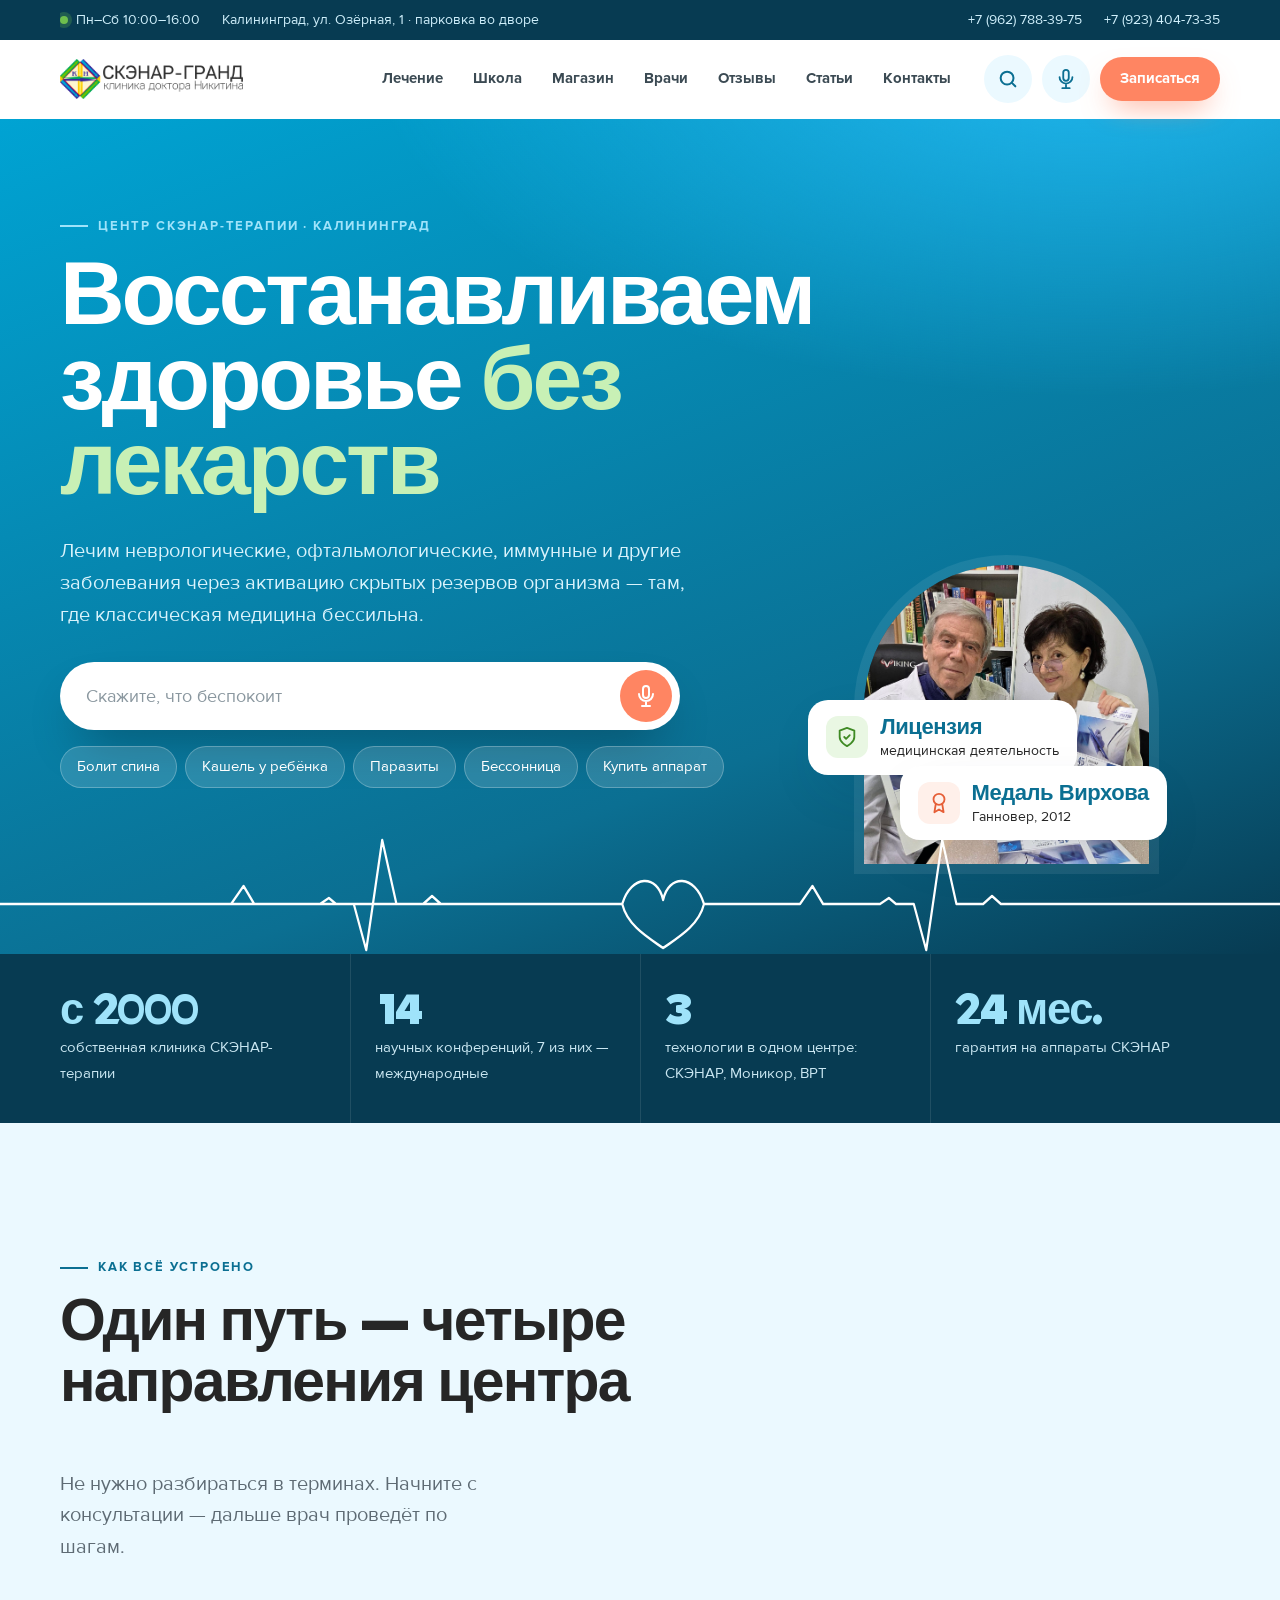
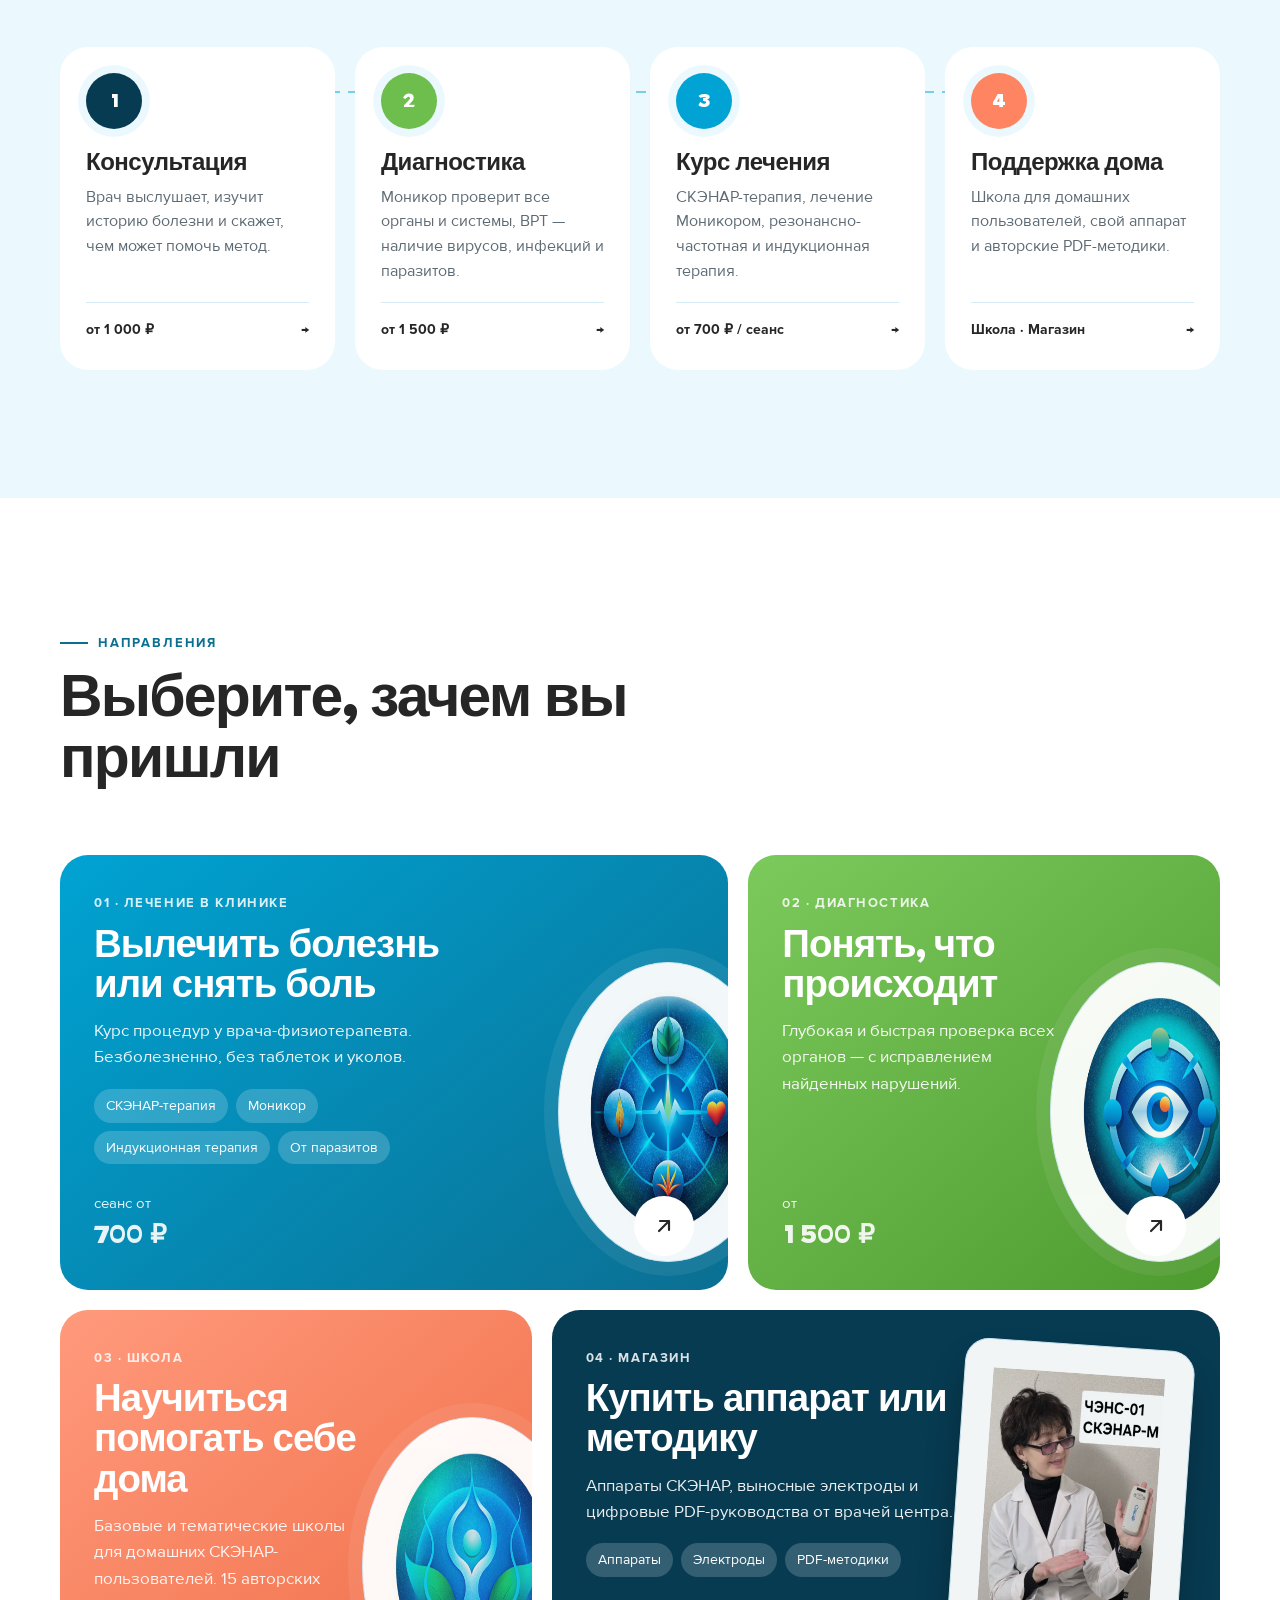
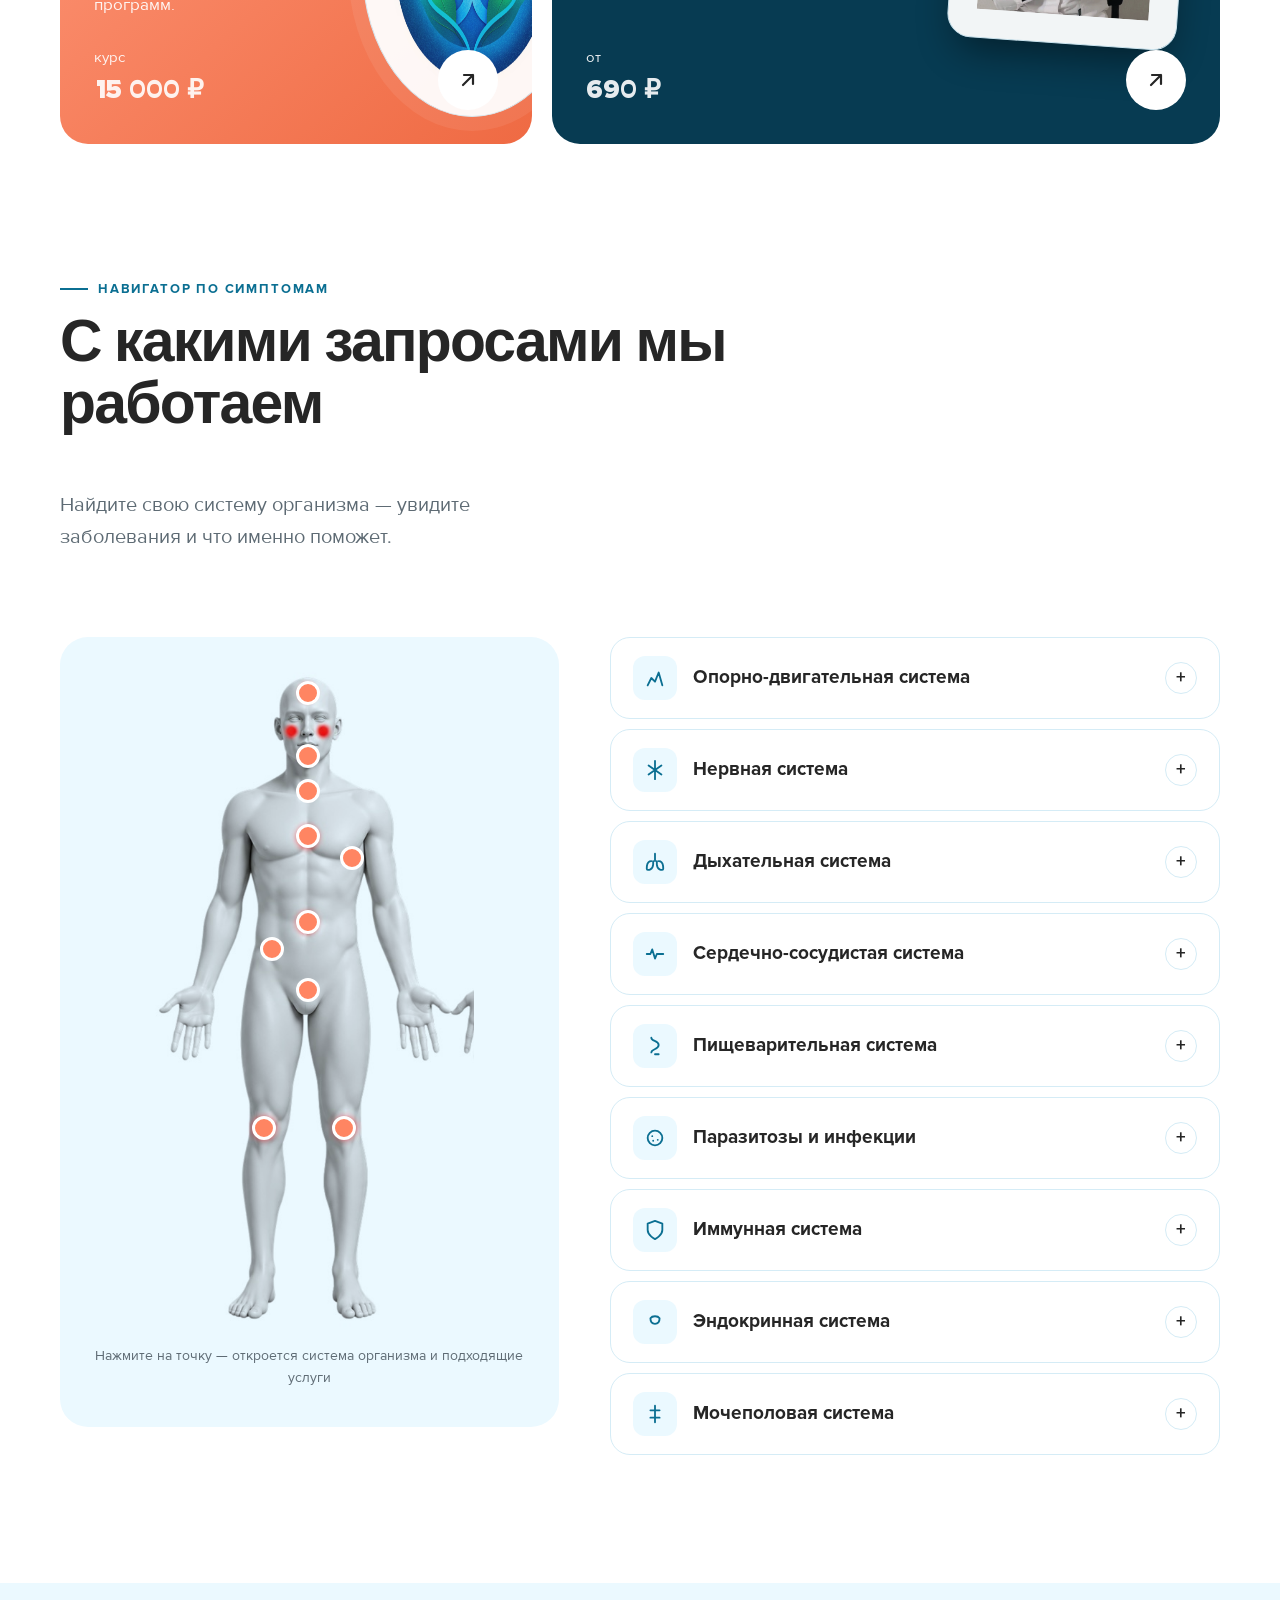
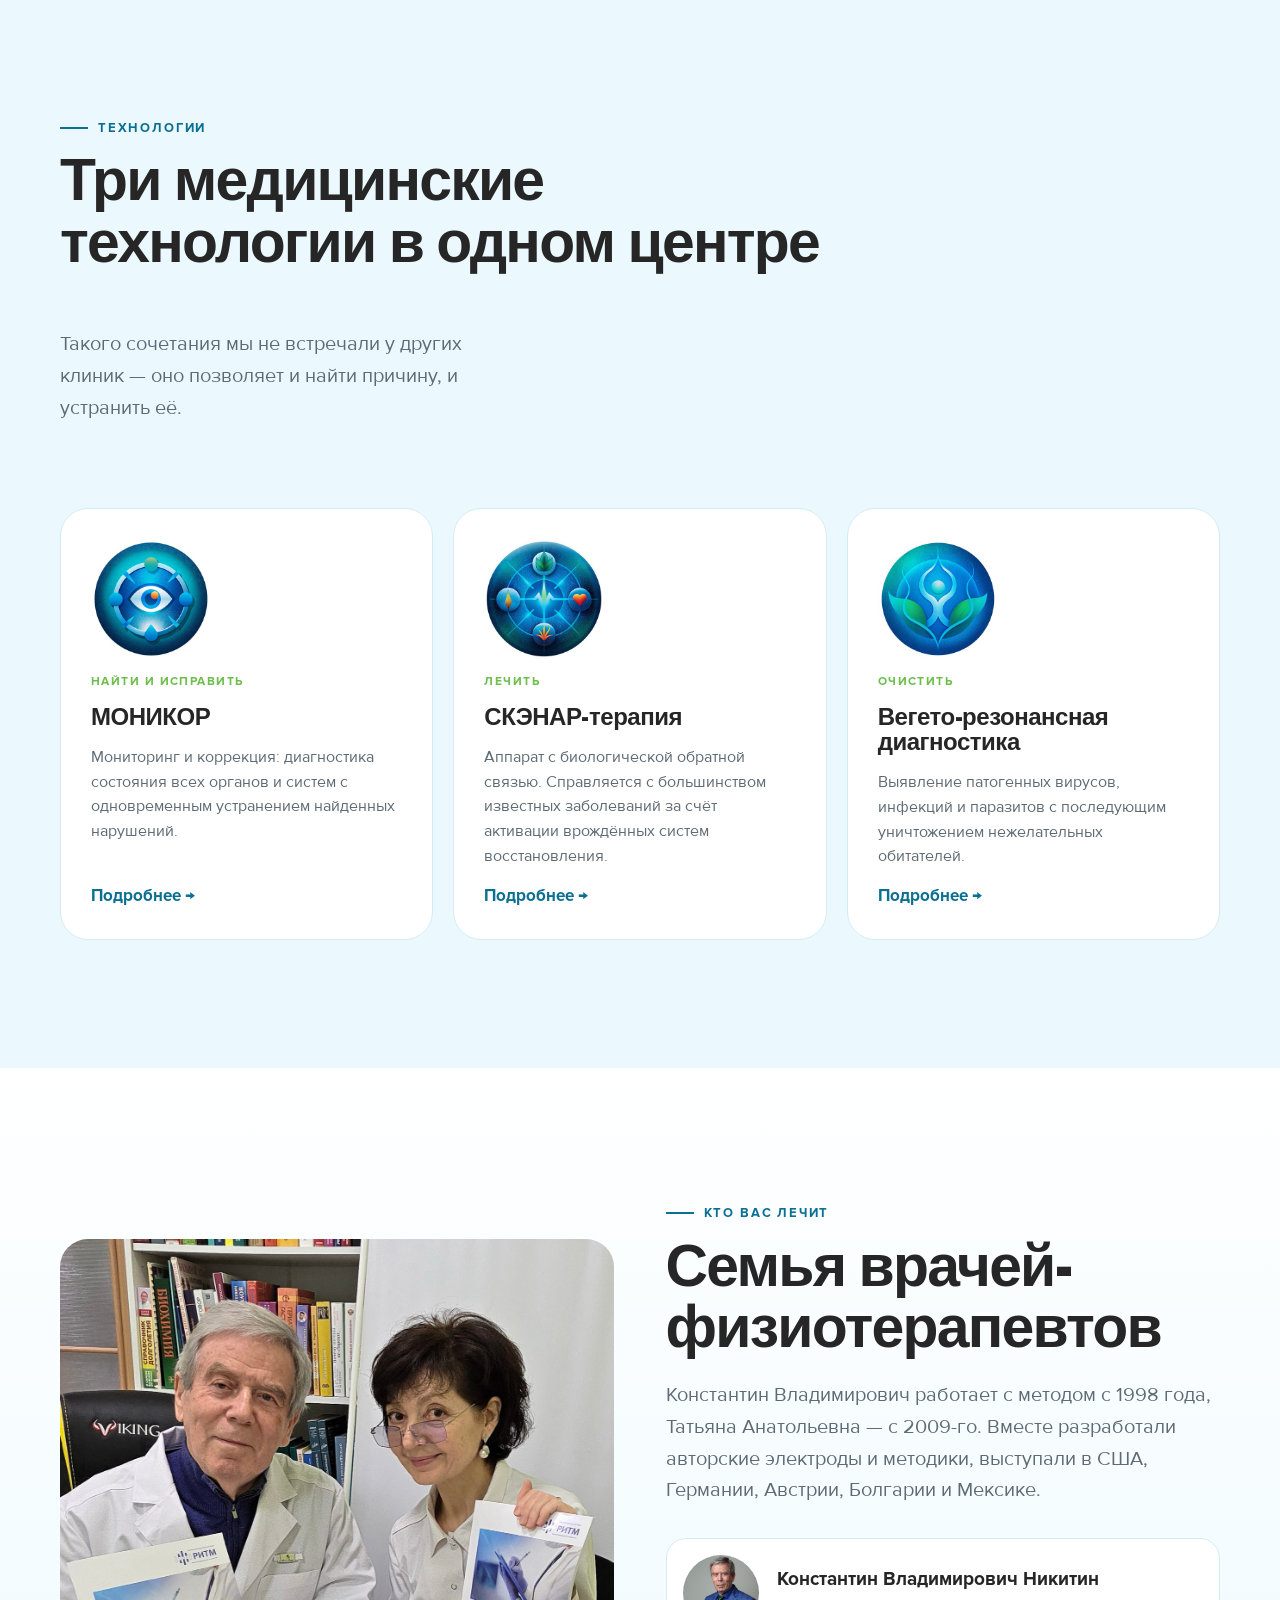
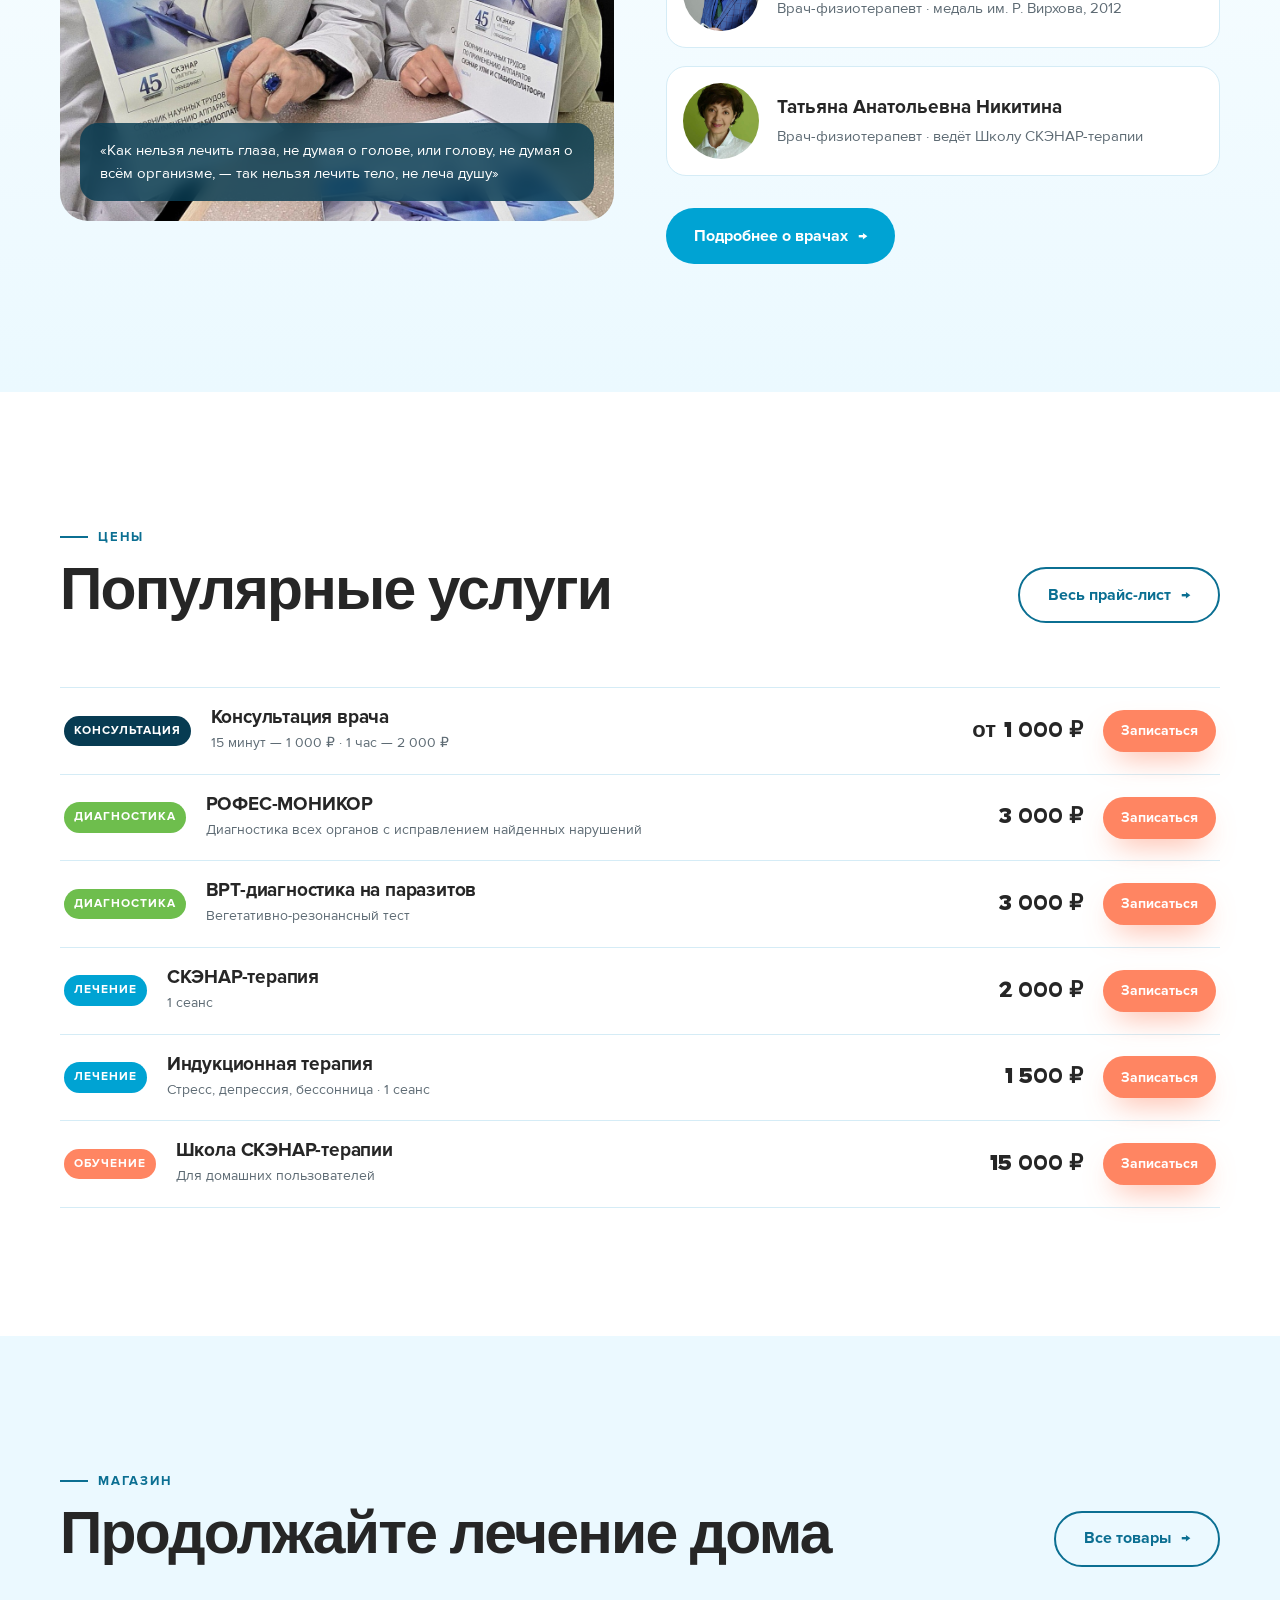
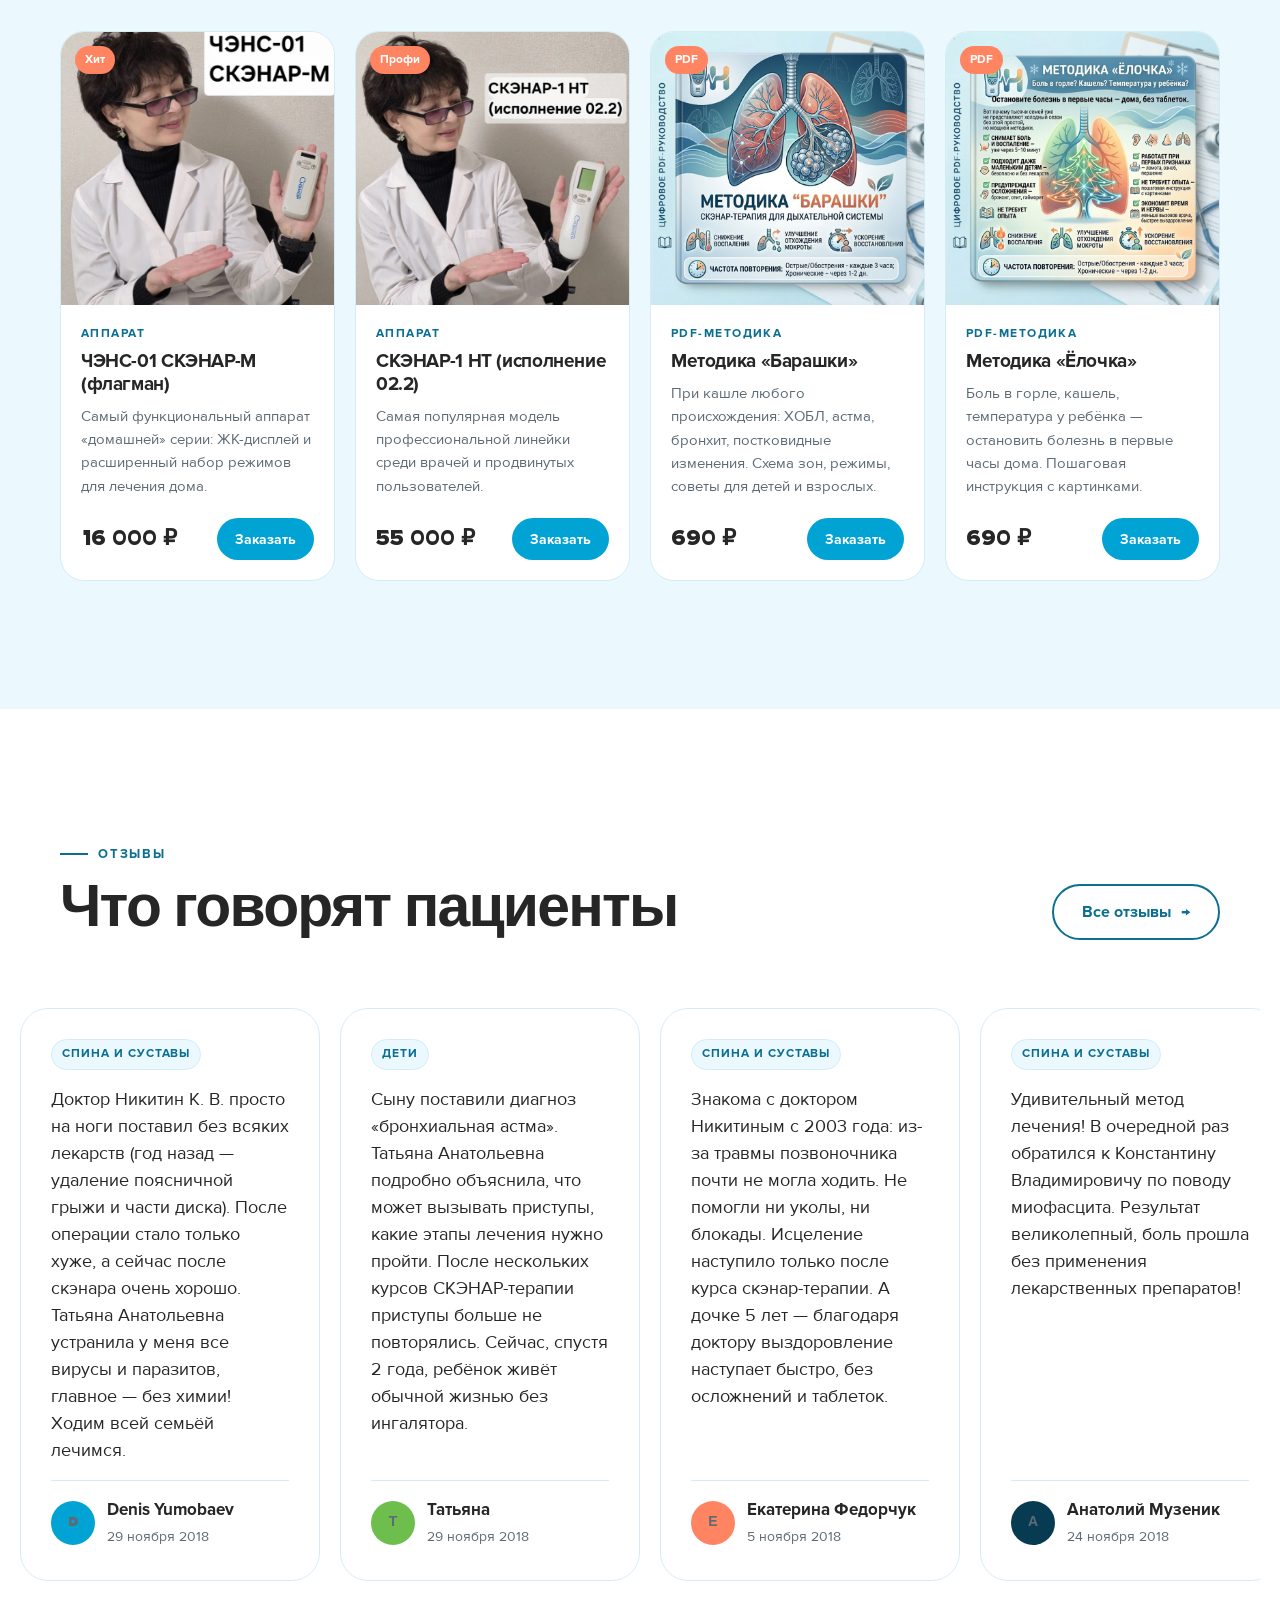
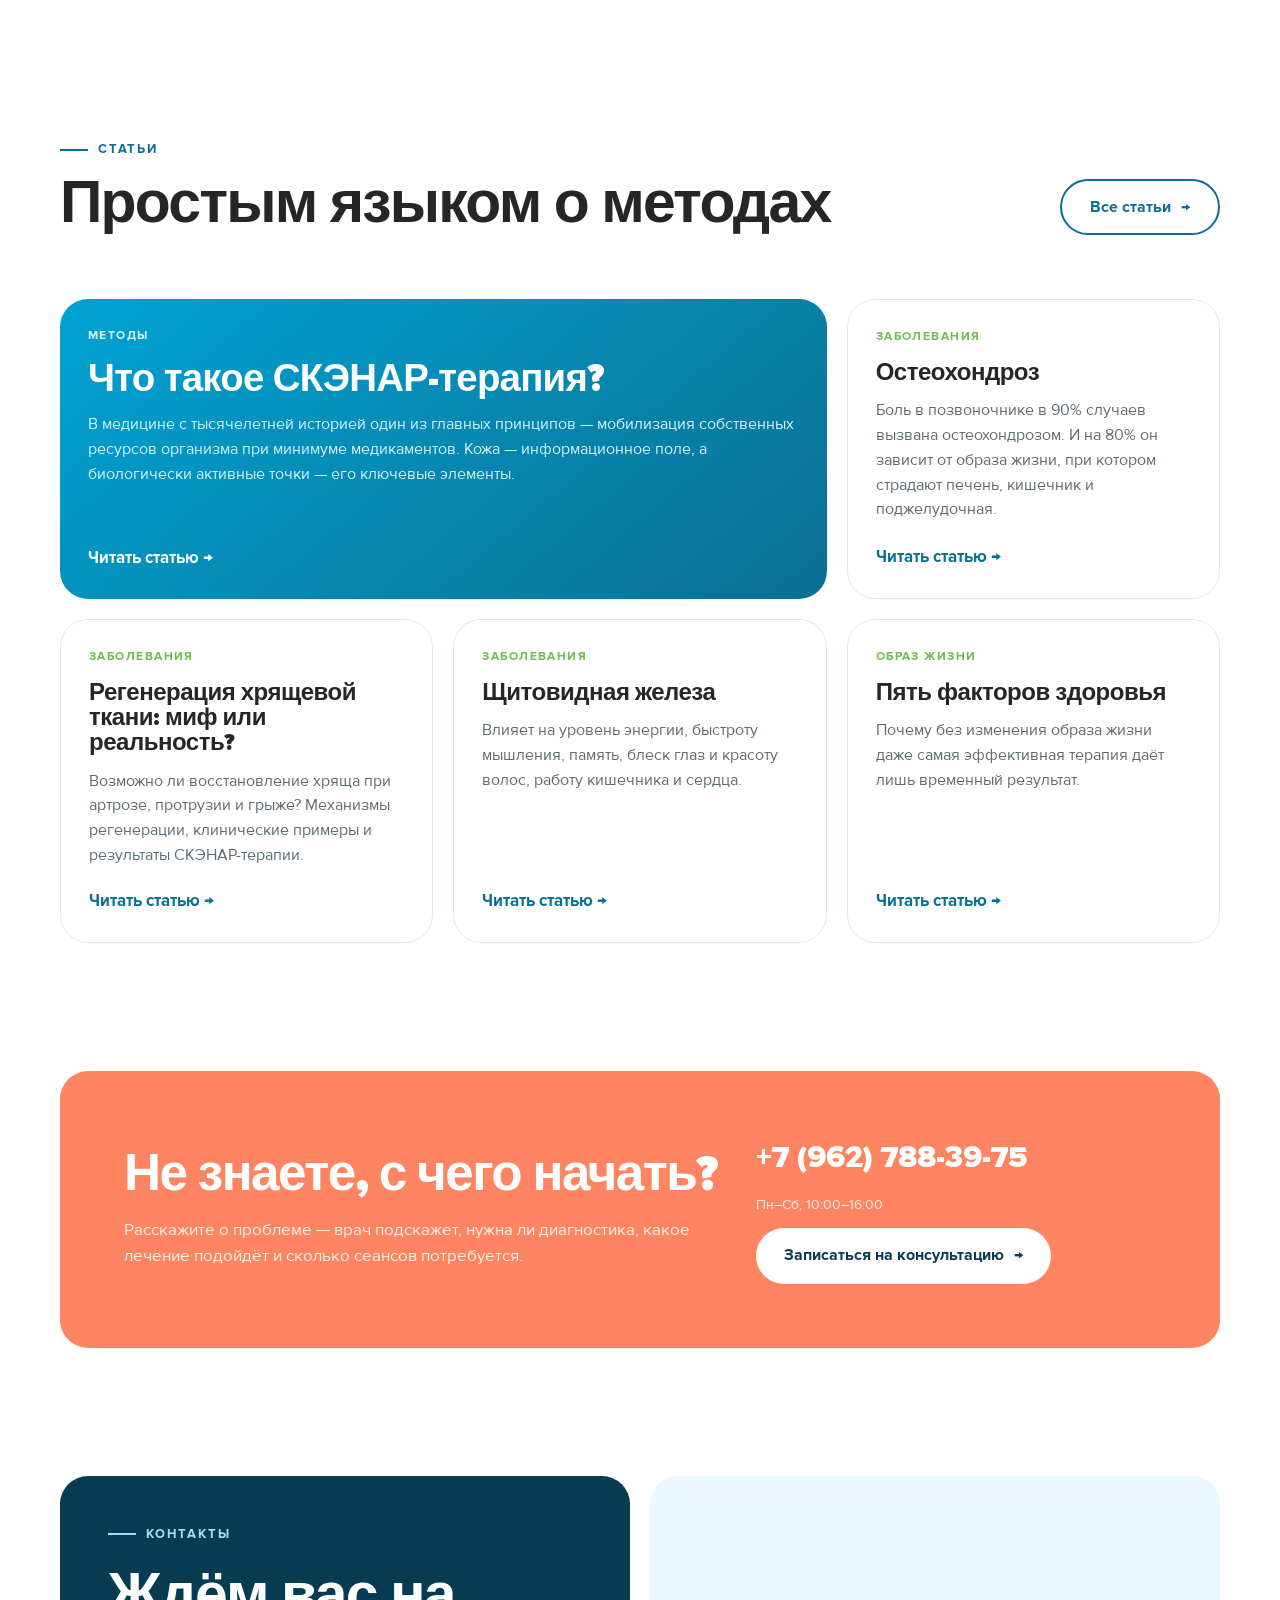
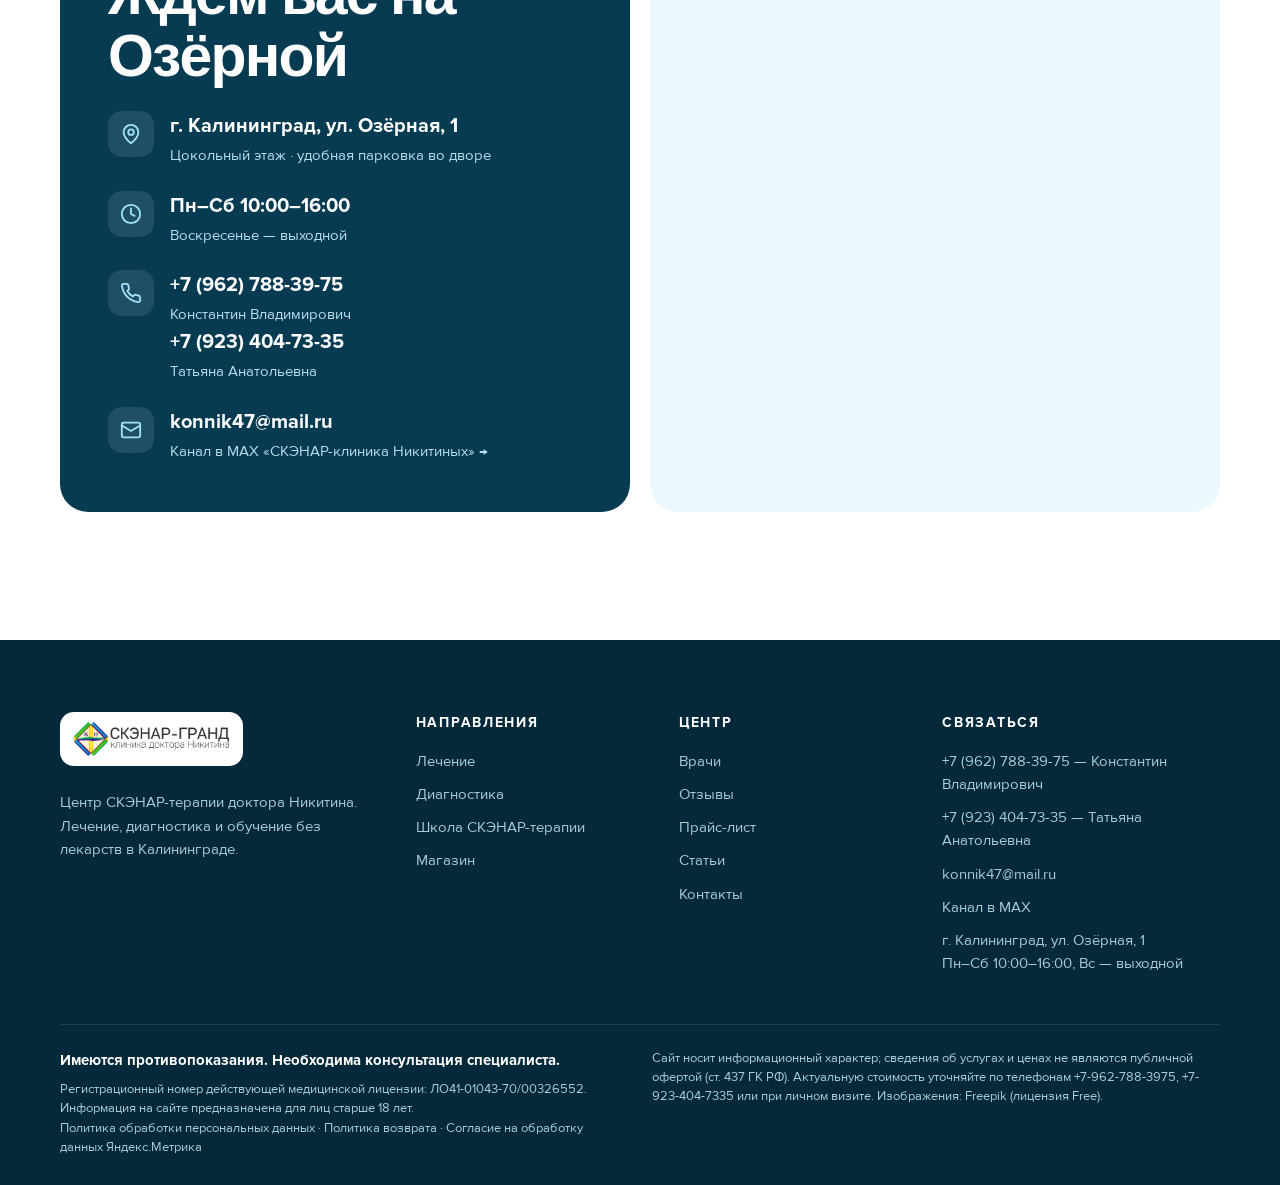
<file: index.html>
<!doctype html>
<html lang="ru">
<head>
<meta charset="utf-8">
<meta name="viewport" content="width=device-width,initial-scale=1">
<title>Центр СКЭНАР-терапии доктора Никитина в Калининграде | Лечение без лекарств</title>
<meta name="description" content="Лечение, диагностика и обучение СКЭНАР-терапии в Калининграде. Врачи-физиотерапевты К. В. и Т. А. Никитины.">
<link rel="icon" href="assets/img/logo.png">
<link rel="preload" href="assets/fonts/proximanova_black.woff" as="font" type="font/woff" crossorigin>
<link rel="stylesheet" href="assets/style.css">
</head>
<body>
<a class="sr" href="#main">Перейти к содержимому</a>
<div class="topbar"><div class="wrap">
  <div class="tb-left"><span><span class="dot"></span>Пн–Сб 10:00–16:00</span><span class="tb-hide">Калининград, ул. Озёрная, 1 · парковка во дворе</span></div>
  <div class="tb-left"><a href="tel:+79627883975">+7 (962) 788-39-75</a><a class="tb-hide" href="tel:+79234047335">+7 (923) 404-73-35</a></div>
</div></div>
<header class="header"><div class="wrap">
  <a class="logo" href="index.html" aria-label="СКЭНАР-ГРАНД — на главную"><img src="assets/img/logo.png" alt="СКЭНАР-ГРАНД · клиника доктора Никитина" width="183" height="40"></a>
  <nav class="nav" aria-label="Основное меню"><a href="uslugi.html">Лечение</a><a href="shkola.html">Школа</a><a href="magazin.html">Магазин</a><a href="o-nas.html">Врачи</a><a href="otzyvy.html">Отзывы</a><a href="stati.html">Статьи</a><a href="kontakty.html">Контакты</a></nav>
  <div class="h-actions">
    <button class="icon-btn" data-search aria-label="Поиск по сайту"><svg viewBox="0 0 24 24" fill="none" stroke="currentColor" stroke-width="2.2" stroke-linecap="round"><circle cx="11" cy="11" r="7"/><path d="m20 20-3.5-3.5"/></svg></button>
    <button class="icon-btn" data-voice aria-label="Голосовой поиск"><svg viewBox="0 0 24 24" fill="none" stroke="currentColor" stroke-width="2" stroke-linecap="round" stroke-linejoin="round"><rect x="9" y="2" width="6" height="12" rx="3"/><path d="M5 10a7 7 0 0 0 14 0M12 17v5M8 22h8"/></svg></button>
    <a class="btn btn-coral btn-sm" href="#" data-book>Записаться</a>
    <button class="icon-btn burger" data-menu aria-label="Открыть меню"><svg viewBox="0 0 24 24" fill="none" stroke="currentColor" stroke-width="2.2" stroke-linecap="round"><path d="M4 7h16M4 12h16M4 17h10"/></svg></button>
  </div>
</div></header>
<div class="drawer" id="drawer" aria-label="Меню">
  <div class="drawer-top"><a href="index.html" style="background:#fff;border-radius:12px;padding:8px 12px"><img src="assets/img/logo.png" alt="СКЭНАР-ГРАНД" style="height:30px"></a><button class="icon-btn" data-menu-close aria-label="Закрыть меню"><svg viewBox="0 0 24 24" fill="none" stroke="currentColor" stroke-width="2.2" stroke-linecap="round"><path d="M6 6l12 12M18 6 6 18"/></svg></button></div>
  <nav><a href="uslugi.html">Лечение<small>Лечение, диагностика, консультации</small></a><a href="shkola.html">Школа<small>Обучение для домашних пользователей</small></a><a href="magazin.html">Магазин<small>Аппараты, электроды, PDF-методики</small></a><a href="o-nas.html">Врачи<small>Никитины · с 2000 года</small></a><a href="otzyvy.html">Отзывы<small>Истории пациентов</small></a><a href="stati.html">Статьи<small>Простым языком о методах</small></a><a href="kontakty.html">Контакты<small>ул. Озёрная, 1</small></a></nav>
  <a class="btn btn-coral" href="#" data-book>Записаться на приём</a>
  <p style="margin-top:24px;color:#9FE3FA">+7 (962) 788-39-75 · Константин Владимирович<br>+7 (923) 404-73-35 · Татьяна Анатольевна</p>
</div>
<main id="main">

<section class="hero">
  <div class="wrap hero-grid">
    <div class="rv in" style="padding-bottom:clamp(40px,6vw,90px)">
      <span class="kicker on-dark">Центр СКЭНАР-терапии · Калининград</span>
      <h1 class="display" style="margin-top:20px">Восстанавливаем здоровье <em>без лекарств</em></h1>
      <p class="lead">Лечим неврологические, офтальмологические, иммунные и другие заболевания через активацию скрытых резервов организма — там, где классическая медицина бессильна.</p>
      <form class="vsearch" data-inline-search role="search">
        <input type="search" placeholder="Скажите, что беспокоит" aria-label="Что вас беспокоит">
        <button type="button" class="mic" data-voice aria-label="Голосовой поиск"><svg viewBox="0 0 24 24" fill="none" stroke="currentColor" stroke-width="2" stroke-linecap="round" stroke-linejoin="round"><rect x="9" y="2" width="6" height="12" rx="3"/><path d="M5 10a7 7 0 0 0 14 0M12 17v5M8 22h8"/></svg></button>
      </form>
      <div class="chips">
        <button class="chip" data-search="болит спина">Болит спина</button>
        <button class="chip" data-search="кашель у ребенка">Кашель у ребёнка</button>
        <button class="chip" data-search="паразиты">Паразиты</button>
        <button class="chip" data-search="бессонница">Бессонница</button>
        <button class="chip" data-search="купить аппарат">Купить аппарат</button>
      </div>
    </div>
    <div class="hero-photo">
      <div class="frame"><img src="assets/img/doctors.jpg" alt="Врачи-физиотерапевты Константин Владимирович и Татьяна Анатольевна Никитины" fetchpriority="high"></div>
      <div class="badge b1"><span class="bi" style="background:#E9F7E3;color:#3f8a24"><svg width="22" height="22" viewBox="0 0 24 24" fill="none" stroke="currentColor" stroke-width="2" stroke-linecap="round" stroke-linejoin="round"><path d="M12 22s8-4 8-10V5l-8-3-8 3v7c0 6 8 10 8 10z"/><path d="m9 12 2 2 4-4"/></svg></span><span><b>Лицензия</b>медицинская деятельность</span></div>
      <div class="badge b2"><span class="bi" style="background:#FFF0EA;color:#e65f38"><svg width="22" height="22" viewBox="0 0 24 24" fill="none" stroke="currentColor" stroke-width="2" stroke-linecap="round" stroke-linejoin="round"><circle cx="12" cy="8" r="6"/><path d="M15.5 13 17 22l-5-3-5 3 1.5-9"/></svg></span><span><b>Медаль Вирхова</b>Ганновер, 2012</span></div>
    </div>
  </div>
  <svg class="ecg" viewBox="0 0 1440 120" preserveAspectRatio="none" aria-hidden="true"><path d="M0 70 H260 l14-18 12 18 H360 l10 -6 8 6 h20 l14 46 18 -110 16 64 h30 l10 -8 10 8 H700 c10-30 40-30 46 -4 c6 -26 36 -26 46 4 c-6 22-30 34-46 44 c-16-10-40-22-46-44 Z M792 70 H900 l14 -18 12 18 H990 l10 -6 8 6 h20 l14 46 18 -110 16 64 h30 l10 -8 10 8 H1440"/></svg>
</section>
<section class="facts"><div class="wrap">
  <div class="fact"><b>с 2000</b><span>собственная клиника СКЭНАР-терапии</span></div>
  <div class="fact"><b>14</b><span>научных конференций, 7 из них — международные</span></div>
  <div class="fact"><b>3</b><span>технологии в одном центре: СКЭНАР, Моникор, ВРТ</span></div>
  <div class="fact"><b>24 мес.</b><span>гарантия на аппараты СКЭНАР</span></div>
</div></section>

<section class="sec route" id="put"><div class="wrap">
  <div class="sec-head rv"><div><span class="kicker">Как всё устроено</span><h2 class="h2">Один путь — четыре направления центра</h2></div>
  <p class="lead" style="max-width:420px">Не нужно разбираться в терминах. Начните с консультации — дальше врач проведёт по шагам.</p></div>
  <div class="route-track">
    <a class="stop rv" href="uslugi.html#konsultacii"><span class="num" style="background:var(--navy)">1</span><h3>Консультация</h3><p>Врач выслушает, изучит историю болезни и скажет, чем может помочь метод.</p><span class="meta"><span>от 1 000 ₽</span><span class="arrow">→</span></span></a>
    <a class="stop rv" href="uslugi.html#diagnostika"><span class="num" style="background:var(--green)">2</span><h3>Диагностика</h3><p>Моникор проверит все органы и системы, ВРТ — наличие вирусов, инфекций и паразитов.</p><span class="meta"><span>от 1 500 ₽</span><span class="arrow">→</span></span></a>
    <a class="stop rv" href="uslugi.html#lechenie"><span class="num" style="background:var(--blue)">3</span><h3>Курс лечения</h3><p>СКЭНАР-терапия, лечение Моникором, резонансно-частотная и индукционная терапия.</p><span class="meta"><span>от 700 ₽ / сеанс</span><span class="arrow">→</span></span></a>
    <a class="stop rv" href="shkola.html"><span class="num" style="background:var(--coral)">4</span><h3>Поддержка дома</h3><p>Школа для домашних пользователей, свой аппарат и авторские PDF-методики.</p><span class="meta"><span>Школа · Магазин</span><span class="arrow">→</span></span></a>
  </div>
</div></section>

<section class="sec" id="napravleniya"><div class="wrap">
  <div class="sec-head rv"><div><span class="kicker">Направления</span><h2 class="h2">Выберите, зачем вы пришли</h2></div></div>
  <div class="dirs">
    <a class="dir d-treat rv" href="uslugi.html#lechenie">
      <img class="art" src="assets/img/tech-scenar.jpg" alt="" loading="lazy">
      <div><span class="tag">01 · Лечение в клинике</span><h3>Вылечить болезнь или снять боль</h3><p>Курс процедур у врача-физиотерапевта. Безболезненно, без таблеток и уколов.</p>
      <ul><li>СКЭНАР-терапия</li><li>Моникор</li><li>Индукционная терапия</li><li>От паразитов</li></ul></div>
      <div class="go-row"><span class="price">сеанс от<b>700 ₽</b></span><span class="circle"><svg width="24" height="24" viewBox="0 0 24 24" fill="none" stroke="currentColor" stroke-width="2.2" stroke-linecap="round" stroke-linejoin="round"><path d="M7 17 17 7M8 7h9v9"/></svg></span></div>
    </a>
    <a class="dir d-diag rv" href="uslugi.html#diagnostika">
      <img class="art" src="assets/img/tech-monikor.jpg" alt="" loading="lazy">
      <div><span class="tag">02 · Диагностика</span><h3>Понять, что происходит</h3><p>Глубокая и быстрая проверка всех органов — с исправлением найденных нарушений.</p></div>
      <div class="go-row"><span class="price">от<b>1 500 ₽</b></span><span class="circle"><svg width="24" height="24" viewBox="0 0 24 24" fill="none" stroke="currentColor" stroke-width="2.2" stroke-linecap="round" stroke-linejoin="round"><path d="M7 17 17 7M8 7h9v9"/></svg></span></div>
    </a>
    <a class="dir d-school rv" href="shkola.html">
      <img class="art" src="assets/img/tech-vrt.jpg" alt="" loading="lazy">
      <div><span class="tag">03 · Школа</span><h3>Научиться помогать себе дома</h3><p>Базовые и тематические школы для домашних СКЭНАР-пользователей. 15 авторских программ.</p></div>
      <div class="go-row"><span class="price">курс<b>15 000 ₽</b></span><span class="circle"><svg width="24" height="24" viewBox="0 0 24 24" fill="none" stroke="currentColor" stroke-width="2.2" stroke-linecap="round" stroke-linejoin="round"><path d="M7 17 17 7M8 7h9v9"/></svg></span></div>
    </a>
    <a class="dir d-shop rv" href="magazin.html">
      <img class="art" src="assets/img/scenar-m-doctor.jpg" alt="" loading="lazy">
      <div><span class="tag">04 · Магазин</span><h3>Купить аппарат или методику</h3><p>Аппараты СКЭНАР, выносные электроды и цифровые PDF-руководства от врачей центра.</p>
      <ul><li>Аппараты</li><li>Электроды</li><li>PDF-методики</li></ul></div>
      <div class="go-row"><span class="price">от<b>690 ₽</b></span><span class="circle"><svg width="24" height="24" viewBox="0 0 24 24" fill="none" stroke="currentColor" stroke-width="2.2" stroke-linecap="round" stroke-linejoin="round"><path d="M7 17 17 7M8 7h9v9"/></svg></span></div>
    </a>
  </div>
</div></section>

<section class="sec" id="navigator" style="padding-top:0"><div class="wrap">
  <div class="sec-head rv"><div><span class="kicker">Навигатор по симптомам</span><h2 class="h2">С какими запросами мы работаем</h2></div>
  <p class="lead" style="max-width:420px">Найдите свою систему организма — увидите заболевания и что именно поможет.</p></div>
  <div class="nav-sym">
  <div class="body-wrap rv">
    <div class="body-map"><img src="assets/img/body-front.jpg" alt="Схема тела человека с зонами воздействия" loading="lazy"><button class="hot" data-sys="opora" style="left:36.1%;top:69.2%" aria-label="Опорно-двигательная система"><span>Опорно-двигательная система</span></button><button class="hot" data-sys="opora" style="left:60.6%;top:69.2%" aria-label="Опорно-двигательная система"><span>Опорно-двигательная система</span></button><button class="hot" data-sys="nerv" style="left:49.7%;top:4.8%" aria-label="Нервная система"><span>Нервная система</span></button><button class="hot" data-sys="dyh" style="left:49.7%;top:25.9%" aria-label="Дыхательная система"><span>Дыхательная система</span></button><button class="hot" data-sys="cardio" style="left:62.8%;top:29.2%" aria-label="Сердечно-сосудистая система"><span>Сердечно-сосудистая система</span></button><button class="hot" data-sys="pishch" style="left:49.7%;top:38.7%" aria-label="Пищеварительная система"><span>Пищеварительная система</span></button><button class="hot" data-sys="paraz" style="left:38.7%;top:42.7%" aria-label="Паразитозы и инфекции"><span>Паразитозы и инфекции</span></button><button class="hot" data-sys="immun" style="left:49.7%;top:14.1%" aria-label="Иммунная система"><span>Иммунная система</span></button><button class="hot" data-sys="endo" style="left:49.7%;top:19.3%" aria-label="Эндокринная система"><span>Эндокринная система</span></button><button class="hot" data-sys="moche" style="left:49.7%;top:48.8%" aria-label="Мочеполовая система"><span>Мочеполовая система</span></button></div>
    <p class="body-hint">Нажмите на точку — откроется система организма и подходящие услуги</p>
  </div>
  <div class="systems rv"><div class="sys" id="sys-opora" data-sys="opora">
  <button class="sys-btn" aria-expanded="false"><span class="ic"><svg width="22" height="22" viewBox="0 0 24 24" fill="none" stroke="currentColor" stroke-width="2" stroke-linecap="round" stroke-linejoin="round"><path d="M4 20l4-8 4 4 4-10 4 14"/></svg></span>Опорно-двигательная система<span class="pm">+</span></button>
  <div class="sys-body"><div><div class="sys-inner"><p>Радикулит, артрит, артроз, миозит, остеохондроз, сколиоз, остеомиелит, боли в суставах, боли за грудиной, шейный остеохондроз, протрузии и грыжи межпозвонковых дисков, боль в ноге, гонит, миопатия, нарушения мышечного тонуса.</p><div class="rec"><b style="margin-right:4px">Что подойдёт:</b><a href="uslugi.html#lechenie">СКЭНАР-терапия</a><a href="stati.html">Статья: остеохондроз</a><a href="magazin.html#metodiki">PDF: пяточная шпора</a></div></div></div></div>
</div><div class="sys" id="sys-nerv" data-sys="nerv">
  <button class="sys-btn" aria-expanded="false"><span class="ic"><svg width="22" height="22" viewBox="0 0 24 24" fill="none" stroke="currentColor" stroke-width="2" stroke-linecap="round" stroke-linejoin="round"><path d="M12 2v20M5 7l7 5 7-5M5 17l7-5 7 5"/></svg></span>Нервная система<span class="pm">+</span></button>
  <div class="sys-body"><div><div class="sys-inner"><p>Головные боли, вегетососудистая дистония, неврит тройничного и лицевого нерва, инсульт, гемиплегия, параплегия, паркинсонизм, судороги, нарушение памяти, бессонница.</p><div class="rec"><b style="margin-right:4px">Что подойдёт:</b><a href="uslugi.html#lechenie">СКЭНАР-терапия</a><a href="uslugi.html#lechenie">Индукционная терапия</a></div></div></div></div>
</div><div class="sys" id="sys-dyh" data-sys="dyh">
  <button class="sys-btn" aria-expanded="false"><span class="ic"><svg width="22" height="22" viewBox="0 0 24 24" fill="none" stroke="currentColor" stroke-width="2" stroke-linecap="round" stroke-linejoin="round"><path d="M12 3v8M8 11c-4 0-5 5-5 8 0 2 2 2 4 1s3-3 3-6V11M16 11c4 0 5 5 5 8 0 2-2 2-4 1s-3-3-3-6V11"/></svg></span>Дыхательная система<span class="pm">+</span></button>
  <div class="sys-body"><div><div class="sys-inner"><p>Бронхиальная астма, бронхит, пневмония, ларингит, ринит, евстахеит, гайморит, синусит, плеврит, трахеит, аденоидит, отит.</p><div class="rec"><b style="margin-right:4px">Что подойдёт:</b><a href="uslugi.html#lechenie">СКЭНАР-терапия</a><a href="magazin.html#metodiki">PDF «Барашки»</a><a href="magazin.html#metodiki">PDF «Ёлочка»</a></div></div></div></div>
</div><div class="sys" id="sys-cardio" data-sys="cardio">
  <button class="sys-btn" aria-expanded="false"><span class="ic"><svg width="22" height="22" viewBox="0 0 24 24" fill="none" stroke="currentColor" stroke-width="2" stroke-linecap="round" stroke-linejoin="round"><path d="M3 12h4l2-5 3 10 2-5h7"/></svg></span>Сердечно-сосудистая система<span class="pm">+</span></button>
  <div class="sys-body"><div><div class="sys-inner"><p>Миокардит, стенокардия, гипертония, гипотония, нарушения ритма сердца, инфаркт миокарда, атеросклероз, облитерирующий эндартериит.</p><div class="rec"><b style="margin-right:4px">Что подойдёт:</b><a href="uslugi.html#diagnostika">Диагностика Моникор</a><a href="uslugi.html#lechenie">СКЭНАР-терапия</a></div></div></div></div>
</div><div class="sys" id="sys-pishch" data-sys="pishch">
  <button class="sys-btn" aria-expanded="false"><span class="ic"><svg width="22" height="22" viewBox="0 0 24 24" fill="none" stroke="currentColor" stroke-width="2" stroke-linecap="round" stroke-linejoin="round"><path d="M8 3c0 4 8 3 8 8s-8 4-8 8M12 21h4"/></svg></span>Пищеварительная система<span class="pm">+</span></button>
  <div class="sys-body"><div><div class="sys-inner"><p>Гастрит, энтероколит, колит, проктит, парапроктит, гепатит, холецистит, эзофагит, диабет 2-го типа, боли в животе, выпадение волос.</p><div class="rec"><b style="margin-right:4px">Что подойдёт:</b><a href="uslugi.html#diagnostika">Диагностика Моникор</a><a href="uslugi.html#lechenie">Лечение Моникором</a></div></div></div></div>
</div><div class="sys" id="sys-paraz" data-sys="paraz">
  <button class="sys-btn" aria-expanded="false"><span class="ic"><svg width="22" height="22" viewBox="0 0 24 24" fill="none" stroke="currentColor" stroke-width="2" stroke-linecap="round" stroke-linejoin="round"><path d="M12 4a8 8 0 1 0 0 16 8 8 0 0 0 0-16zM9 10h.01M15 14h.01M10 15h.01"/></svg></span>Паразитозы и инфекции<span class="pm">+</span></button>
  <div class="sys-body"><div><div class="sys-inner"><p>Диагностируем и устраняем все виды паразитозов, стафилококковую, стрептококковую и другие виды инфекций, в том числе вирусные.</p><div class="rec"><b style="margin-right:4px">Что подойдёт:</b><a href="uslugi.html#diagnostika">ВРТ-диагностика на паразитов</a><a href="uslugi.html#lechenie">Резонансно-частотное лечение</a></div></div></div></div>
</div><div class="sys" id="sys-immun" data-sys="immun">
  <button class="sys-btn" aria-expanded="false"><span class="ic"><svg width="22" height="22" viewBox="0 0 24 24" fill="none" stroke="currentColor" stroke-width="2" stroke-linecap="round" stroke-linejoin="round"><path d="M12 22s8-4 8-10V5l-8-3-8 3v7c0 6 8 10 8 10z"/></svg></span>Иммунная система<span class="pm">+</span></button>
  <div class="sys-body"><div><div class="sys-inner"><p>Все виды аллергий, снижение иммунной защиты, ангина, аденоиды, пансинусит.</p><div class="rec"><b style="margin-right:4px">Что подойдёт:</b><a href="uslugi.html#lechenie">СКЭНАР-терапия</a><a href="stati.html">Статья «Ну и что?»</a></div></div></div></div>
</div><div class="sys" id="sys-endo" data-sys="endo">
  <button class="sys-btn" aria-expanded="false"><span class="ic"><svg width="22" height="22" viewBox="0 0 24 24" fill="none" stroke="currentColor" stroke-width="2" stroke-linecap="round" stroke-linejoin="round"><path d="M7 8c2-3 8-3 10 0M7 8c0 4 2 6 5 6s5-2 5-6"/></svg></span>Эндокринная система<span class="pm">+</span></button>
  <div class="sys-body"><div><div class="sys-inner"><p>Тиреоидит, аутоиммунный тиреоидит.</p><div class="rec"><b style="margin-right:4px">Что подойдёт:</b><a href="stati.html">Статья: щитовидная железа</a><a href="uslugi.html#konsultacii">Консультация</a></div></div></div></div>
</div><div class="sys" id="sys-moche" data-sys="moche">
  <button class="sys-btn" aria-expanded="false"><span class="ic"><svg width="22" height="22" viewBox="0 0 24 24" fill="none" stroke="currentColor" stroke-width="2" stroke-linecap="round" stroke-linejoin="round"><path d="M12 3v18M7 8h10M7 16h10"/></svg></span>Мочеполовая система<span class="pm">+</span></button>
  <div class="sys-body"><div><div class="sys-inner"><p>Эндометрит, эндометриоз, аднексит, простатит, аденома простаты, цистит, бесплодие, болезненные месячные, климакс, мастопатии, мастит, пиелонефрит, гломерулонефрит, камни в почках.</p><div class="rec"><b style="margin-right:4px">Что подойдёт:</b><a href="uslugi.html#diagnostika">Диагностика Моникор</a><a href="uslugi.html#lechenie">СКЭНАР-терапия</a></div></div></div></div>
</div></div>
</div>
</div></section>

<section class="sec" style="background:var(--sky)"><div class="wrap">
  <div class="sec-head rv"><div><span class="kicker">Технологии</span><h2 class="h2">Три медицинские технологии в одном центре</h2></div>
  <p class="lead" style="max-width:440px">Такого сочетания мы не встречали у других клиник — оно позволяет и найти причину, и устранить её.</p></div>
  <div class="tech">
    <article class="tech-card rv"><img src="assets/img/tech-monikor.jpg" alt="" loading="lazy"><span class="lbl">Найти и исправить</span><h3>МОНИКОР</h3><p>Мониторинг и коррекция: диагностика состояния всех органов и систем с одновременным устранением найденных нарушений.</p><a href="https://scenar-dok-s.ru/stati/99-monikor" target="_blank" rel="noopener" style="font-weight:700;color:var(--blue-deep)">Подробнее <span class="arrow">→</span></a></article>
    <article class="tech-card rv"><img src="assets/img/tech-scenar.jpg" alt="" loading="lazy"><span class="lbl">Лечить</span><h3>СКЭНАР-терапия</h3><p>Аппарат с биологической обратной связью. Справляется с большинством известных заболеваний за счёт активации врождённых систем восстановления.</p><a href="statya.html" style="font-weight:700;color:var(--blue-deep)">Подробнее <span class="arrow">→</span></a></article>
    <article class="tech-card rv"><img src="assets/img/tech-vrt.jpg" alt="" loading="lazy"><span class="lbl">Очистить</span><h3>Вегето-резонансная диагностика</h3><p>Выявление патогенных вирусов, инфекций и паразитов с последующим уничтожением нежелательных обитателей.</p><a href="https://scenar-dok-s.ru/stati/100-vrt-meditsina-tretego-tysyacheletiya" target="_blank" rel="noopener" style="font-weight:700;color:var(--blue-deep)">Подробнее <span class="arrow">→</span></a></article>
  </div>
</div></section>

<section class="sec docs"><div class="wrap doc-grid">
  <div class="doc-photo rv"><img src="assets/img/doctors.jpg" alt="Никитины в кабинете" loading="lazy"><div class="cap">«Как нельзя лечить глаза, не думая о голове, или голову, не думая о всём организме, — так нельзя лечить тело, не леча душу»</div></div>
  <div class="rv">
    <span class="kicker">Кто вас лечит</span>
    <h2 class="h2" style="margin-top:14px">Семья врачей-физиотерапевтов</h2>
    <p class="lead" style="margin-top:18px">Константин Владимирович работает с методом с 1998 года, Татьяна Анатольевна — с 2009-го. Вместе разработали авторские электроды и методики, выступали в США, Германии, Австрии, Болгарии и Мексике.</p>
    <div class="doc-list">
      <a class="doc-row" href="o-nas.html#nikitin"><img src="assets/img/nikitin.jpg" alt="" loading="lazy"><div><b>Константин Владимирович Никитин</b><span>Врач-физиотерапевт · медаль им. Р. Вирхова, 2012</span></div></a>
      <a class="doc-row" href="o-nas.html#nikitina"><img src="assets/img/nikitina.jpg" alt="" loading="lazy"><div><b>Татьяна Анатольевна Никитина</b><span>Врач-физиотерапевт · ведёт Школу СКЭНАР-терапии</span></div></a>
    </div>
    <a class="btn btn-blue" href="o-nas.html">Подробнее о врачах <span class="arrow">→</span></a>
  </div>
</div></section>

<section class="sec" id="ceny"><div class="wrap">
  <div class="sec-head rv"><div><span class="kicker">Цены</span><h2 class="h2">Популярные услуги</h2></div><a class="btn btn-ghost" style="color:var(--blue-deep)" href="prajs-list.html">Весь прайс-лист <span class="arrow">→</span></a></div>
  <div class="price-list rv">
    <div class="price-row"><span class="pill p-cons">Консультация</span><div><h4>Консультация врача</h4><small>15 минут — 1 000 ₽ · 1 час — 2 000 ₽</small></div><span class="sum">от 1 000 ₽</span><a class="btn btn-coral" href="#" data-book="Консультация врача">Записаться</a></div>
    <div class="price-row"><span class="pill p-diag">Диагностика</span><div><h4>РОФЕС-МОНИКОР</h4><small>Диагностика всех органов с исправлением найденных нарушений</small></div><span class="sum">3 000 ₽</span><a class="btn btn-coral" href="#" data-book="РОФЕС-МОНИКОР">Записаться</a></div>
    <div class="price-row"><span class="pill p-diag">Диагностика</span><div><h4>ВРТ-диагностика на паразитов</h4><small>Вегетативно-резонансный тест</small></div><span class="sum">3 000 ₽</span><a class="btn btn-coral" href="#" data-book="ВРТ-диагностика на паразитов">Записаться</a></div>
    <div class="price-row"><span class="pill p-treat">Лечение</span><div><h4>СКЭНАР-терапия</h4><small>1 сеанс</small></div><span class="sum">2 000 ₽</span><a class="btn btn-coral" href="#" data-book="СКЭНАР-терапия">Записаться</a></div>
    <div class="price-row"><span class="pill p-treat">Лечение</span><div><h4>Индукционная терапия</h4><small>Стресс, депрессия, бессонница · 1 сеанс</small></div><span class="sum">1 500 ₽</span><a class="btn btn-coral" href="#" data-book="Индукционная терапия">Записаться</a></div>
    <div class="price-row"><span class="pill p-school">Обучение</span><div><h4>Школа СКЭНАР-терапии</h4><small>Для домашних пользователей</small></div><span class="sum">15 000 ₽</span><a class="btn btn-coral" href="#" data-book="Школа СКЭНАР-терапии">Записаться</a></div>
  </div>
</div></section>

<section class="sec" style="background:var(--sky)"><div class="wrap">
  <div class="sec-head rv"><div><span class="kicker">Магазин</span><h2 class="h2">Продолжайте лечение дома</h2></div><a class="btn btn-ghost" style="color:var(--blue-deep)" href="magazin.html">Все товары <span class="arrow">→</span></a></div>
  <div class="products"><article class="prod rv" data-cat="apparaty" style="position:relative"><span class="flag">Хит</span>
  <div class="ph"><img src="assets/img/scenar-m-doctor.jpg" alt="ЧЭНС-01 СКЭНАР-М (флагман)" loading="lazy"></div>
  <div class="bd"><span class="cat">Аппарат</span><h4>ЧЭНС-01 СКЭНАР-М (флагман)</h4><p>Самый функциональный аппарат «домашней» серии: ЖК-дисплей и расширенный набор режимов для лечения дома.</p>
  <div class="ft"><span class="pr">16 000 ₽</span><a class="btn btn-blue" href="#" data-book="Заказ: ЧЭНС-01 СКЭНАР-М (флагман)">Заказать</a></div></div>
</article><article class="prod rv" data-cat="apparaty" style="position:relative"><span class="flag">Профи</span>
  <div class="ph"><img src="assets/img/p-scenar-1nt.jpg" alt="СКЭНАР-1 НТ (исполнение 02.2)" loading="lazy"></div>
  <div class="bd"><span class="cat">Аппарат</span><h4>СКЭНАР-1 НТ (исполнение 02.2)</h4><p>Самая популярная модель профессиональной линейки среди врачей и продвинутых пользователей.</p>
  <div class="ft"><span class="pr">55 000 ₽</span><a class="btn btn-blue" href="#" data-book="Заказ: СКЭНАР-1 НТ (исполнение 02.2)">Заказать</a></div></div>
</article><article class="prod rv" data-cat="metodiki" style="position:relative"><span class="flag">PDF</span>
  <div class="ph"><img src="assets/img/pdf-barashki.jpg" alt="Методика «Барашки»" loading="lazy"></div>
  <div class="bd"><span class="cat">PDF-методика</span><h4>Методика «Барашки»</h4><p>При кашле любого происхождения: ХОБЛ, астма, бронхит, постковидные изменения. Схема зон, режимы, советы для детей и взрослых.</p>
  <div class="ft"><span class="pr">690 ₽</span><a class="btn btn-blue" href="#" data-book="Заказ: Методика «Барашки»">Заказать</a></div></div>
</article><article class="prod rv" data-cat="metodiki" style="position:relative"><span class="flag">PDF</span>
  <div class="ph"><img src="assets/img/pdf-elochka.jpg" alt="Методика «Ёлочка»" loading="lazy"></div>
  <div class="bd"><span class="cat">PDF-методика</span><h4>Методика «Ёлочка»</h4><p>Боль в горле, кашель, температура у ребёнка — остановить болезнь в первые часы дома. Пошаговая инструкция с картинками.</p>
  <div class="ft"><span class="pr">690 ₽</span><a class="btn btn-blue" href="#" data-book="Заказ: Методика «Ёлочка»">Заказать</a></div></div>
</article></div>
</div></section>

<section class="sec"><div class="wrap">
  <div class="sec-head rv"><div><span class="kicker">Отзывы</span><h2 class="h2">Что говорят пациенты</h2></div><a class="btn btn-ghost" style="color:var(--blue-deep)" href="otzyvy.html">Все отзывы <span class="arrow">→</span></a></div>
  <div class="rev-scroller rv"><article class="rev" data-cat="spina"><span class="topic">Спина и суставы</span><q>Доктор Никитин К. В. просто на ноги поставил без всяких лекарств (год назад — удаление поясничной грыжи и части диска). После операции стало только хуже, а сейчас после скэнара очень хорошо. Татьяна Анатольевна устранила у меня все вирусы и паразитов, главное — без химии! Ходим всей семьёй лечимся.</q>
  <div class="who"><span class="av" style="background:#00A3D3">D</span><div><b>Denis Yumobaev</b><span>29 ноября 2018</span></div></div></article><article class="rev" data-cat="deti"><span class="topic">Дети</span><q>Сыну поставили диагноз «бронхиальная астма». Татьяна Анатольевна подробно объяснила, что может вызывать приступы, какие этапы лечения нужно пройти. После нескольких курсов СКЭНАР-терапии приступы больше не повторялись. Сейчас, спустя 2 года, ребёнок живёт обычной жизнью без ингалятора.</q>
  <div class="who"><span class="av" style="background:#6EBE4D">Т</span><div><b>Татьяна</b><span>29 ноября 2018</span></div></div></article><article class="rev" data-cat="spina"><span class="topic">Спина и суставы</span><q>Знакома с доктором Никитиным с 2003 года: из-за травмы позвоночника почти не могла ходить. Не помогли ни уколы, ни блокады. Исцеление наступило только после курса скэнар-терапии. А дочке 5 лет — благодаря доктору выздоровление наступает быстро, без осложнений и таблеток.</q>
  <div class="who"><span class="av" style="background:#FF8562">Е</span><div><b>Екатерина Федорчук</b><span>5 ноября 2018</span></div></div></article><article class="rev" data-cat="spina"><span class="topic">Спина и суставы</span><q>Удивительный метод лечения! В очередной раз обратился к Константину Владимировичу по поводу миофасцита. Результат великолепный, боль прошла без применения лекарственных препаратов!</q>
  <div class="who"><span class="av" style="background:#073B52">А</span><div><b>Анатолий Музеник</b><span>24 ноября 2018</span></div></div></article><article class="rev" data-cat="obshee"><span class="topic">Общее состояние</span><q>Резкое снижение веса, зрения, обмороки — и врачи разводили руками. Константин Владимирович и Татьяна Анатольевна за месяц поставили меня на ноги. Комплексно, разумно — и результат есть! Все симптомы ушли, вес стабилизировался, зрение улучшилось.</q>
  <div class="who"><span class="av" style="background:#00A3D3">N</span><div><b>Natali Yumobaeva</b><span>29 ноября 2018</span></div></div></article><article class="rev" data-cat="spina"><span class="topic">Спина и суставы</span><q>Как приятно почувствовать забытое ощущение тела без боли. Благодаря помощи и компетентности Константина Владимировича и его коллег я вспомнил это ощущение. Спасибо, доктор!</q>
  <div class="who"><span class="av" style="background:#6EBE4D">Е</span><div><b>Евгений Бутько</b><span>14 мая 2019</span></div></div></article><article class="rev" data-cat="deti"><span class="topic">Дети</span><q>Уже 12 лет периодически лечу сына у Константина Никитина. Лямблиоз, цитомегаловирус, бесконечные ОРЗ и ОРВИ — безболезненно и без антибиотиков доктор исцелял моего сына.</q>
  <div class="who"><span class="av" style="background:#FF8562">Л</span><div><b>Леди</b><span>12 ноября 2018</span></div></div></article></div>
</div></section>

<section class="sec" style="padding-top:0"><div class="wrap">
  <div class="sec-head rv"><div><span class="kicker">Статьи</span><h2 class="h2">Простым языком о методах</h2></div><a class="btn btn-ghost" style="color:var(--blue-deep)" href="stati.html">Все статьи <span class="arrow">→</span></a></div>
  <div class="articles"><a class="art rv feature" data-cat="metod" href="statya.html"><span class="cat">Методы</span><h3>Что такое СКЭНАР-терапия?</h3><p>В медицине с тысячелетней историей один из главных принципов — мобилизация собственных ресурсов организма при минимуме медикаментов. Кожа — информационное поле, а биологически активные точки — его ключевые элементы.</p><span class="more">Читать статью <span class="arrow">→</span></span></a><a class="art rv" data-cat="bolezni" href="https://scenar-dok-s.ru/stati/96-osteokhondroz" target="_blank" rel="noopener"><span class="cat">Заболевания</span><h3>Остеохондроз</h3><p>Боль в позвоночнике в 90% случаев вызвана остеохондрозом. И на 80% он зависит от образа жизни, при котором страдают печень, кишечник и поджелудочная.</p><span class="more">Читать статью <span class="arrow">→</span></span></a><a class="art rv" data-cat="bolezni" href="stati.html"><span class="cat">Заболевания</span><h3>Регенерация хрящевой ткани: миф или реальность?</h3><p>Возможно ли восстановление хряща при артрозе, протрузии и грыже? Механизмы регенерации, клинические примеры и результаты СКЭНАР-терапии.</p><span class="more">Читать статью <span class="arrow">→</span></span></a><a class="art rv" data-cat="bolezni" href="https://scenar-dok-s.ru/stati/97-shchitovidnaya-zheleza" target="_blank" rel="noopener"><span class="cat">Заболевания</span><h3>Щитовидная железа</h3><p>Влияет на уровень энергии, быстроту мышления, память, блеск глаз и красоту волос, работу кишечника и сердца.</p><span class="more">Читать статью <span class="arrow">→</span></span></a><a class="art rv" data-cat="zhizn" href="https://scenar-dok-s.ru/stati/5-faktorov-zdorovya" target="_blank" rel="noopener"><span class="cat">Образ жизни</span><h3>Пять факторов здоровья</h3><p>Почему без изменения образа жизни даже самая эффективная терапия даёт лишь временный результат.</p><span class="more">Читать статью <span class="arrow">→</span></span></a></div>
</div></section>

<section class="sec" style="padding-top:0"><div class="wrap"><div class="cta rv">
  <div><h2>Не знаете, с чего начать?</h2><p>Расскажите о проблеме — врач подскажет, нужна ли диагностика, какое лечение подойдёт и сколько сеансов потребуется.</p></div>
  <div class="acts"><a class="tel" href="tel:+79627883975">+7 (962) 788-39-75</a><small>Пн–Сб, 10:00–16:00</small><a class="btn btn-white" href="#" data-book>Записаться на консультацию <span class="arrow">→</span></a></div>
</div></div></section>


<section class="sec" style="padding-top:0" id="kontakty"><div class="wrap">
  <div class="contact">
    <div class="c-card rv">
      <span class="kicker on-dark">Контакты</span>
      <h2 class="h2">Ждём вас на Озёрной</h2>
      <div class="row"><span class="ic"><svg width="22" height="22" viewBox="0 0 24 24" fill="none" stroke="currentColor" stroke-width="2" stroke-linecap="round" stroke-linejoin="round"><path d="M20 10c0 6-8 12-8 12s-8-6-8-12a8 8 0 0 1 16 0z"/><circle cx="12" cy="10" r="3"/></svg></span><div><b>г. Калининград, ул. Озёрная, 1</b><span>Цокольный этаж · удобная парковка во дворе</span></div></div>
      <div class="row"><span class="ic"><svg width="22" height="22" viewBox="0 0 24 24" fill="none" stroke="currentColor" stroke-width="2" stroke-linecap="round"><circle cx="12" cy="12" r="10"/><path d="M12 6v6l4 2"/></svg></span><div><b>Пн–Сб 10:00–16:00</b><span>Воскресенье — выходной</span></div></div>
      <div class="row"><span class="ic"><svg width="22" height="22" viewBox="0 0 24 24" fill="none" stroke="currentColor" stroke-width="2" stroke-linecap="round" stroke-linejoin="round"><path d="M22 16.9v3a2 2 0 0 1-2.2 2 19.8 19.8 0 0 1-8.6-3.1 19.5 19.5 0 0 1-6-6A19.8 19.8 0 0 1 2.1 4.2 2 2 0 0 1 4.1 2h3a2 2 0 0 1 2 1.7c.1.9.4 1.8.7 2.7a2 2 0 0 1-.5 2.1L8 9.8a16 16 0 0 0 6 6l1.3-1.3a2 2 0 0 1 2.1-.5c.9.3 1.8.6 2.7.7a2 2 0 0 1 1.7 2z"/></svg></span><div><b><a href="tel:+79627883975">+7 (962) 788-39-75</a></b><span>Константин Владимирович</span><br><b><a href="tel:+79234047335">+7 (923) 404-73-35</a></b><span>Татьяна Анатольевна</span></div></div>
      <div class="row"><span class="ic"><svg width="22" height="22" viewBox="0 0 24 24" fill="none" stroke="currentColor" stroke-width="2" stroke-linecap="round" stroke-linejoin="round"><rect x="2" y="4" width="20" height="16" rx="2"/><path d="m22 7-10 6L2 7"/></svg></span><div><b><a href="mailto:konnik47@mail.ru">konnik47@mail.ru</a></b><span><a href="https://max.ru/channel_scenar_tnikitina" target="_blank" rel="noopener">Канал в MAX «СКЭНАР-клиника Никитиных» →</a></span></div></div>
    </div>
    <div class="map rv"><iframe title="Карта: Калининград, ул. Озёрная, 1" loading="lazy" src="https://yandex.ru/map-widget/v1/?text=%D0%9A%D0%B0%D0%BB%D0%B8%D0%BD%D0%B8%D0%BD%D0%B3%D1%80%D0%B0%D0%B4%2C%20%D1%83%D0%BB%D0%B8%D1%86%D0%B0%20%D0%9E%D0%B7%D1%91%D1%80%D0%BD%D0%B0%D1%8F%2C%201&z=16"></iframe></div>
  </div>
</div></section>
</main>
<footer class="footer"><div class="wrap">
  <div class="f-grid">
    <div>
      <a class="f-logo" href="index.html"><img src="assets/img/logo.png" alt="СКЭНАР-ГРАНД"></a>
      <p style="margin:18px 0 0;max-width:320px">Центр СКЭНАР-терапии доктора Никитина. Лечение, диагностика и обучение без лекарств в Калининграде.</p>
    </div>
    <div><h5>Направления</h5><ul>
      <li><a href="uslugi.html#lechenie">Лечение</a></li>
      <li><a href="uslugi.html#diagnostika">Диагностика</a></li>
      <li><a href="shkola.html">Школа СКЭНАР-терапии</a></li>
      <li><a href="magazin.html">Магазин</a></li>
    </ul></div>
    <div><h5>Центр</h5><ul>
      <li><a href="o-nas.html">Врачи</a></li>
      <li><a href="otzyvy.html">Отзывы</a></li>
      <li><a href="prajs-list.html">Прайс-лист</a></li>
      <li><a href="stati.html">Статьи</a></li>
      <li><a href="kontakty.html">Контакты</a></li>
    </ul></div>
    <div><h5>Связаться</h5><ul>
      <li><a href="tel:+79627883975">+7 (962) 788-39-75</a> — Константин Владимирович</li>
      <li><a href="tel:+79234047335">+7 (923) 404-73-35</a> — Татьяна Анатольевна</li>
      <li><a href="mailto:konnik47@mail.ru">konnik47@mail.ru</a></li>
      <li><a href="https://max.ru/channel_scenar_tnikitina" target="_blank" rel="noopener">Канал в MAX</a></li>
      <li>г. Калининград, ул. Озёрная, 1<br>Пн–Сб 10:00–16:00, Вс — выходной</li>
    </ul></div>
  </div>
  <div class="f-legal">
    <div>
      <span class="warn">Имеются противопоказания. Необходима консультация специалиста.</span><br>
      Регистрационный номер действующей медицинской лицензии: ЛО41-01043-70/00326552.<br>
      Информация на сайте предназначена для лиц старше 18 лет.<br>
      <a href="https://scenar-dok-s.ru/policy" target="_blank" rel="noopener">Политика обработки персональных данных</a> · <a href="politika-vozvrata.html">Политика возврата</a> · <a href="https://scenar-dok-s.ru/metrics" target="_blank" rel="noopener">Согласие на обработку данных Яндекс.Метрика</a>
    </div>
    <div>Сайт носит информационный характер; сведения об услугах и ценах не являются публичной офертой (ст. 437 ГК РФ). Актуальную стоимость уточняйте по телефонам +7-962-788-3975, +7-923-404-7335 или при личном визите. Изображения: Freepik (лицензия Free).</div>
  </div>
</div></footer>

<div class="fab"><a class="btn btn-white" href="tel:+79627883975" style="box-shadow:var(--shadow)"><svg width="22" height="22" viewBox="0 0 24 24" fill="none" stroke="currentColor" stroke-width="2" stroke-linecap="round" stroke-linejoin="round"><path d="M22 16.9v3a2 2 0 0 1-2.2 2 19.8 19.8 0 0 1-8.6-3.1 19.5 19.5 0 0 1-6-6A19.8 19.8 0 0 1 2.1 4.2 2 2 0 0 1 4.1 2h3a2 2 0 0 1 2 1.7c.1.9.4 1.8.7 2.7a2 2 0 0 1-.5 2.1L8 9.8a16 16 0 0 0 6 6l1.3-1.3a2 2 0 0 1 2.1-.5c.9.3 1.8.6 2.7.7a2 2 0 0 1 1.7 2z"/></svg> Позвонить</a><a class="btn btn-coral" href="#" data-book>Записаться</a></div>

<div class="search-ov" id="searchOv" role="dialog" aria-modal="true" aria-label="Поиск по сайту">
  <button class="icon-btn s-close" data-close-search aria-label="Закрыть поиск"><svg viewBox="0 0 24 24" fill="none" stroke="currentColor" stroke-width="2.2" stroke-linecap="round"><path d="M6 6l12 12M18 6 6 18"/></svg></button>
  <div class="search-box">
    <div class="vsearch">
      <span class="wave" aria-hidden="true"><i></i><i></i><i></i><i></i></span>
      <input id="sInput" type="search" placeholder="Что беспокоит? Например: болит спина" aria-label="Поисковый запрос" autocomplete="off">
      <button class="mic" data-voice aria-label="Сказать голосом"><svg viewBox="0 0 24 24" fill="none" stroke="currentColor" stroke-width="2" stroke-linecap="round" stroke-linejoin="round"><rect x="9" y="2" width="6" height="12" rx="3"/><path d="M5 10a7 7 0 0 0 14 0M12 17v5M8 22h8"/></svg></button>
    </div>
    <div class="s-status" id="sStatus" aria-live="polite">Скажите или напишите, что беспокоит — подскажем услугу, врача, статью или товар.</div>
    <div class="chips dark">
      <button class="chip" data-search="болит спина">Болит спина</button>
      <button class="chip" data-search="кашель у ребенка">Кашель у ребёнка</button>
      <button class="chip" data-search="паразиты">Паразиты</button>
      <button class="chip" data-search="бессонница">Бессонница</button>
      <button class="chip" data-search="купить аппарат">Купить аппарат</button>
      <button class="chip" data-search="обучение">Обучение</button>
    </div>
    <div class="s-results" id="sResults"></div>
  </div>
</div>

<div class="modal" id="bookModal" role="dialog" aria-modal="true" aria-labelledby="bookTitle">
  <div class="modal-box">
    <button class="icon-btn x" data-close-modal aria-label="Закрыть"><svg viewBox="0 0 24 24" fill="none" stroke="currentColor" stroke-width="2.2" stroke-linecap="round"><path d="M6 6l12 12M18 6 6 18"/></svg></button>
    <form class="form" novalidate>
  <div class="form-fields">
    <h3 id="bookTitle">Записаться на приём</h3>
    <p style="color:var(--muted);margin:0 0 18px">Перезвоним в рабочее время и подберём удобный день.</p>
    <div class="form" style="gap:12px">
      <div class="field"><label for="bookTitlen">Ваше имя *</label><input id="bookTitlen" name="name" required autocomplete="name"></div>
      <div class="field"><label for="bookTitlep">Телефон *</label><input id="bookTitlep" name="phone" type="tel" required placeholder="+7 (___) ___-__-__" autocomplete="tel"></div>
      <div class="field"><label for="bookTitles">Что вас интересует</label>
        <select id="bookTitles" name="topic">
          <option>Консультация врача</option><option>Лечение (СКЭНАР-терапия, Моникор)</option><option>Диагностика</option><option>Школа СКЭНАР-терапии</option><option>Покупка аппарата или электрода</option><option>Пока не знаю — нужен совет</option>
        </select></div>
      <div class="field"><label for="bookTitlem">Сообщение</label><textarea id="bookTitlem" name="msg" placeholder="Коротко опишите, что беспокоит"></textarea></div>
      <button class="btn btn-coral" type="submit">Отправить заявку <span class="arrow">→</span></button>
      <p class="consent">Нажимая кнопку «Отправить», я даю согласие на обработку персональных данных в соответствии с Федеральным законом от 27.07.2006 №152-ФЗ «О персональных данных».</p>
    </div>
  </div>
  <div class="form-ok"><div style="font-size:56px">✓</div><h3>Заявка отправлена</h3><p style="color:var(--muted)">Мы перезвоним в рабочее время: Пн–Сб, 10:00–16:00.</p></div>
</form>
  </div>
</div>
<script src="assets/app.js"></script>
</body>
</html>
</file>
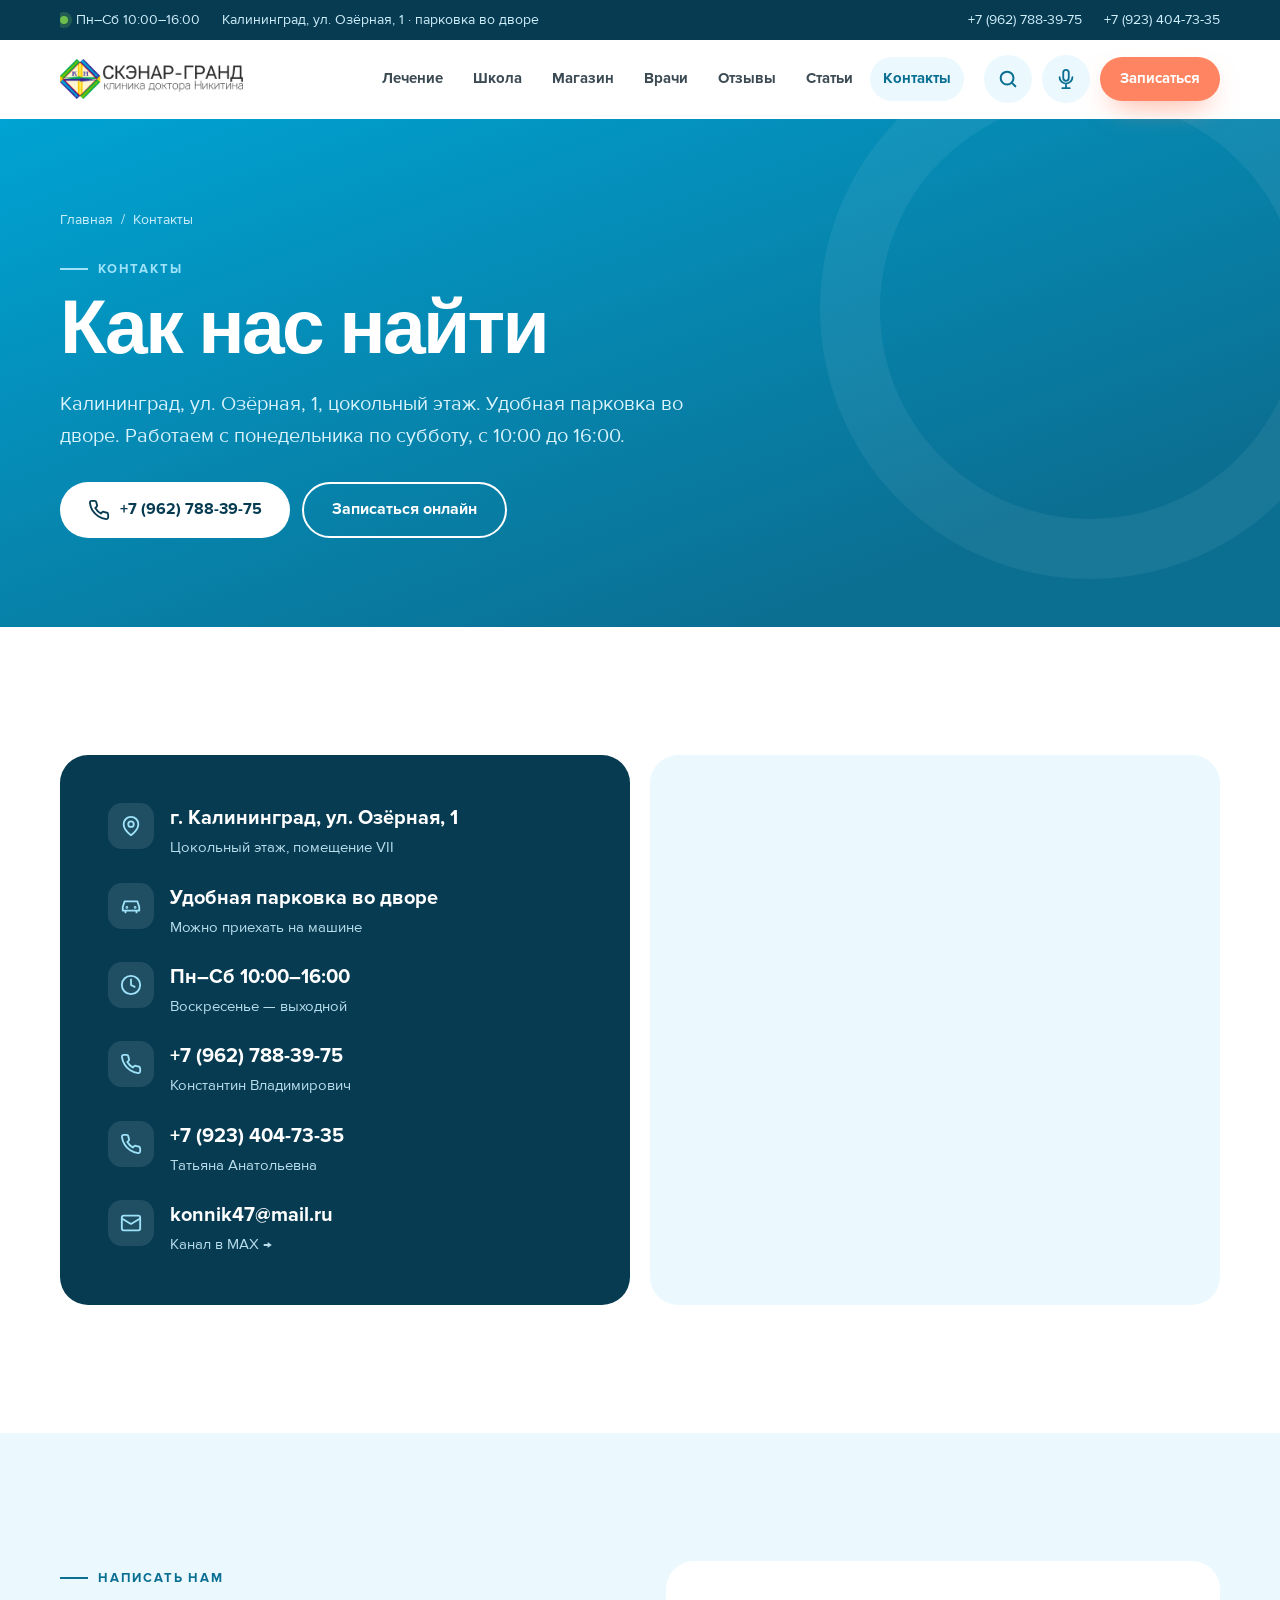
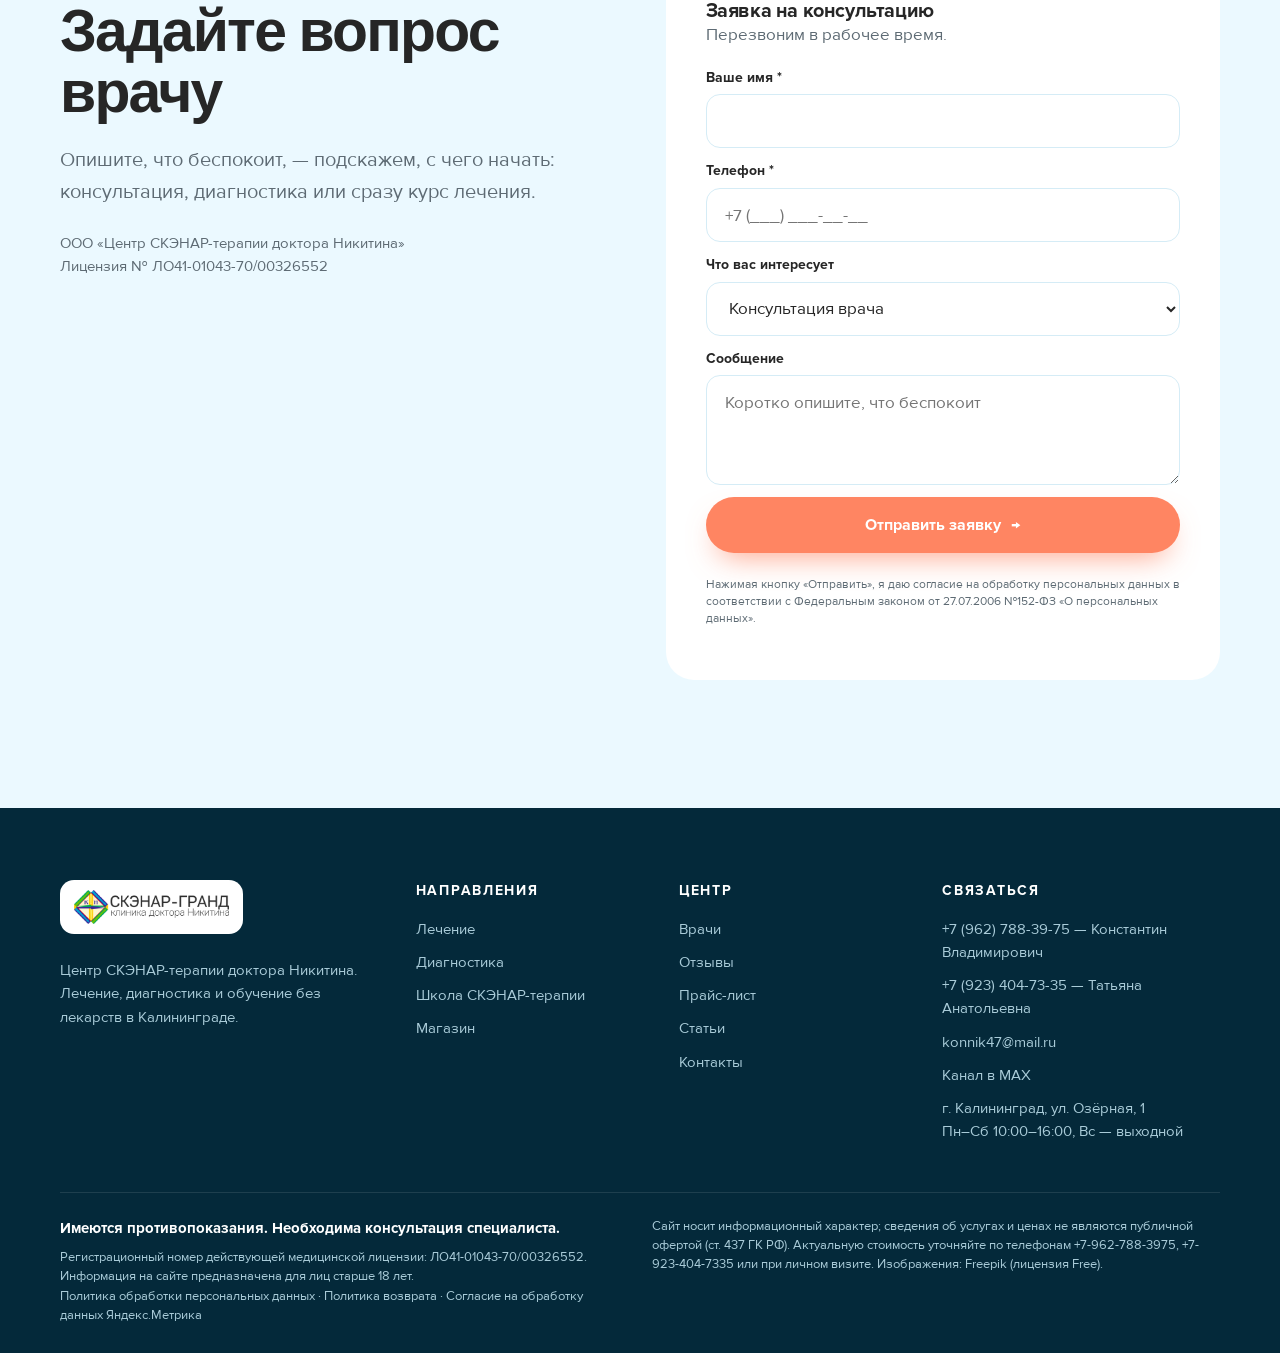
<file: kontakty.html>
<!doctype html>
<html lang="ru">
<head>
<meta charset="utf-8">
<meta name="viewport" content="width=device-width,initial-scale=1">
<title>Контакты | Центр СКЭНАР-терапии доктора Никитина, Калининград</title>
<meta name="description" content="Адрес, телефоны, часы работы и схема проезда.">
<link rel="icon" href="assets/img/logo.png">
<link rel="preload" href="assets/fonts/proximanova_black.woff" as="font" type="font/woff" crossorigin>
<link rel="stylesheet" href="assets/style.css">
</head>
<body>
<a class="sr" href="#main">Перейти к содержимому</a>
<div class="topbar"><div class="wrap">
  <div class="tb-left"><span><span class="dot"></span>Пн–Сб 10:00–16:00</span><span class="tb-hide">Калининград, ул. Озёрная, 1 · парковка во дворе</span></div>
  <div class="tb-left"><a href="tel:+79627883975">+7 (962) 788-39-75</a><a class="tb-hide" href="tel:+79234047335">+7 (923) 404-73-35</a></div>
</div></div>
<header class="header"><div class="wrap">
  <a class="logo" href="index.html" aria-label="СКЭНАР-ГРАНД — на главную"><img src="assets/img/logo.png" alt="СКЭНАР-ГРАНД · клиника доктора Никитина" width="183" height="40"></a>
  <nav class="nav" aria-label="Основное меню"><a href="uslugi.html">Лечение</a><a href="shkola.html">Школа</a><a href="magazin.html">Магазин</a><a href="o-nas.html">Врачи</a><a href="otzyvy.html">Отзывы</a><a href="stati.html">Статьи</a><a href="kontakty.html" class="active">Контакты</a></nav>
  <div class="h-actions">
    <button class="icon-btn" data-search aria-label="Поиск по сайту"><svg viewBox="0 0 24 24" fill="none" stroke="currentColor" stroke-width="2.2" stroke-linecap="round"><circle cx="11" cy="11" r="7"/><path d="m20 20-3.5-3.5"/></svg></button>
    <button class="icon-btn" data-voice aria-label="Голосовой поиск"><svg viewBox="0 0 24 24" fill="none" stroke="currentColor" stroke-width="2" stroke-linecap="round" stroke-linejoin="round"><rect x="9" y="2" width="6" height="12" rx="3"/><path d="M5 10a7 7 0 0 0 14 0M12 17v5M8 22h8"/></svg></button>
    <a class="btn btn-coral btn-sm" href="#" data-book>Записаться</a>
    <button class="icon-btn burger" data-menu aria-label="Открыть меню"><svg viewBox="0 0 24 24" fill="none" stroke="currentColor" stroke-width="2.2" stroke-linecap="round"><path d="M4 7h16M4 12h16M4 17h10"/></svg></button>
  </div>
</div></header>
<div class="drawer" id="drawer" aria-label="Меню">
  <div class="drawer-top"><a href="index.html" style="background:#fff;border-radius:12px;padding:8px 12px"><img src="assets/img/logo.png" alt="СКЭНАР-ГРАНД" style="height:30px"></a><button class="icon-btn" data-menu-close aria-label="Закрыть меню"><svg viewBox="0 0 24 24" fill="none" stroke="currentColor" stroke-width="2.2" stroke-linecap="round"><path d="M6 6l12 12M18 6 6 18"/></svg></button></div>
  <nav><a href="uslugi.html">Лечение<small>Лечение, диагностика, консультации</small></a><a href="shkola.html">Школа<small>Обучение для домашних пользователей</small></a><a href="magazin.html">Магазин<small>Аппараты, электроды, PDF-методики</small></a><a href="o-nas.html">Врачи<small>Никитины · с 2000 года</small></a><a href="otzyvy.html">Отзывы<small>Истории пациентов</small></a><a href="stati.html">Статьи<small>Простым языком о методах</small></a><a href="kontakty.html">Контакты<small>ул. Озёрная, 1</small></a></nav>
  <a class="btn btn-coral" href="#" data-book>Записаться на приём</a>
  <p style="margin-top:24px;color:#9FE3FA">+7 (962) 788-39-75 · Константин Владимирович<br>+7 (923) 404-73-35 · Татьяна Анатольевна</p>
</div>
<main id="main">
<section class="page-hero "><div class="wrap">
  <div class="crumbs"><a href="index.html">Главная</a><span>/</span><span>Контакты</span></div>
  <span class="kicker on-dark">Контакты</span>
  <h1 class="display" style="margin-top:16px">Как нас найти</h1>
  <p class="lead">Калининград, ул. Озёрная, 1, цокольный этаж. Удобная парковка во дворе. Работаем с понедельника по субботу, с 10:00 до 16:00.</p>
  <div style="display:flex;gap:12px;flex-wrap:wrap;margin-top:30px"><a class="btn btn-white" href="tel:+79627883975"><svg width="22" height="22" viewBox="0 0 24 24" fill="none" stroke="currentColor" stroke-width="2" stroke-linecap="round" stroke-linejoin="round"><path d="M22 16.9v3a2 2 0 0 1-2.2 2 19.8 19.8 0 0 1-8.6-3.1 19.5 19.5 0 0 1-6-6A19.8 19.8 0 0 1 2.1 4.2 2 2 0 0 1 4.1 2h3a2 2 0 0 1 2 1.7c.1.9.4 1.8.7 2.7a2 2 0 0 1-.5 2.1L8 9.8a16 16 0 0 0 6 6l1.3-1.3a2 2 0 0 1 2.1-.5c.9.3 1.8.6 2.7.7a2 2 0 0 1 1.7 2z"/></svg> +7 (962) 788-39-75</a><a class="btn btn-ghost" style="color:#fff" href="#" data-book>Записаться онлайн</a></div>
</div></section>
<section class="sec"><div class="wrap">
  <div class="contact">
    <div class="c-card rv">
      <div class="row"><span class="ic"><svg width="22" height="22" viewBox="0 0 24 24" fill="none" stroke="currentColor" stroke-width="2" stroke-linecap="round" stroke-linejoin="round"><path d="M20 10c0 6-8 12-8 12s-8-6-8-12a8 8 0 0 1 16 0z"/><circle cx="12" cy="10" r="3"/></svg></span><div><b>г. Калининград, ул. Озёрная, 1</b><span>Цокольный этаж, помещение VII</span></div></div>
      <div class="row"><span class="ic"><svg width="22" height="22" viewBox="0 0 24 24" fill="none" stroke="currentColor" stroke-width="2" stroke-linecap="round" stroke-linejoin="round"><path d="M5 17h14M6 17v2M18 17v2M3 13l2-6h14l2 6v4H3z"/><circle cx="7.5" cy="13.5" r=".5"/><circle cx="16.5" cy="13.5" r=".5"/></svg></span><div><b>Удобная парковка во дворе</b><span>Можно приехать на машине</span></div></div>
      <div class="row"><span class="ic"><svg width="22" height="22" viewBox="0 0 24 24" fill="none" stroke="currentColor" stroke-width="2" stroke-linecap="round"><circle cx="12" cy="12" r="10"/><path d="M12 6v6l4 2"/></svg></span><div><b>Пн–Сб 10:00–16:00</b><span>Воскресенье — выходной</span></div></div>
      <div class="row"><span class="ic"><svg width="22" height="22" viewBox="0 0 24 24" fill="none" stroke="currentColor" stroke-width="2" stroke-linecap="round" stroke-linejoin="round"><path d="M22 16.9v3a2 2 0 0 1-2.2 2 19.8 19.8 0 0 1-8.6-3.1 19.5 19.5 0 0 1-6-6A19.8 19.8 0 0 1 2.1 4.2 2 2 0 0 1 4.1 2h3a2 2 0 0 1 2 1.7c.1.9.4 1.8.7 2.7a2 2 0 0 1-.5 2.1L8 9.8a16 16 0 0 0 6 6l1.3-1.3a2 2 0 0 1 2.1-.5c.9.3 1.8.6 2.7.7a2 2 0 0 1 1.7 2z"/></svg></span><div><b><a href="tel:+79627883975">+7 (962) 788-39-75</a></b><span>Константин Владимирович</span></div></div>
      <div class="row"><span class="ic"><svg width="22" height="22" viewBox="0 0 24 24" fill="none" stroke="currentColor" stroke-width="2" stroke-linecap="round" stroke-linejoin="round"><path d="M22 16.9v3a2 2 0 0 1-2.2 2 19.8 19.8 0 0 1-8.6-3.1 19.5 19.5 0 0 1-6-6A19.8 19.8 0 0 1 2.1 4.2 2 2 0 0 1 4.1 2h3a2 2 0 0 1 2 1.7c.1.9.4 1.8.7 2.7a2 2 0 0 1-.5 2.1L8 9.8a16 16 0 0 0 6 6l1.3-1.3a2 2 0 0 1 2.1-.5c.9.3 1.8.6 2.7.7a2 2 0 0 1 1.7 2z"/></svg></span><div><b><a href="tel:+79234047335">+7 (923) 404-73-35</a></b><span>Татьяна Анатольевна</span></div></div>
      <div class="row"><span class="ic"><svg width="22" height="22" viewBox="0 0 24 24" fill="none" stroke="currentColor" stroke-width="2" stroke-linecap="round" stroke-linejoin="round"><rect x="2" y="4" width="20" height="16" rx="2"/><path d="m22 7-10 6L2 7"/></svg></span><div><b><a href="mailto:konnik47@mail.ru">konnik47@mail.ru</a></b><span><a href="https://max.ru/channel_scenar_tnikitina" target="_blank" rel="noopener">Канал в MAX →</a></span></div></div>
    </div>
    <div class="map rv"><iframe title="Карта: Калининград, ул. Озёрная, 1" loading="lazy" src="https://yandex.ru/map-widget/v1/?text=%D0%9A%D0%B0%D0%BB%D0%B8%D0%BD%D0%B8%D0%BD%D0%B3%D1%80%D0%B0%D0%B4%2C%20%D1%83%D0%BB%D0%B8%D1%86%D0%B0%20%D0%9E%D0%B7%D1%91%D1%80%D0%BD%D0%B0%D1%8F%2C%201&z=16"></iframe></div>
  </div>
</div></section>
<section class="sec" style="background:var(--sky)"><div class="wrap two">
  <div class="rv"><span class="kicker">Написать нам</span><h2 class="h2" style="margin-top:14px">Задайте вопрос врачу</h2><p class="lead" style="margin-top:18px">Опишите, что беспокоит, — подскажем, с чего начать: консультация, диагностика или сразу курс лечения.</p>
  <p style="margin-top:24px;font-size:15px;color:var(--muted)">ООО «Центр СКЭНАР-терапии доктора Никитина»<br>Лицензия № ЛО41-01043-70/00326552</p></div>
  <div class="rv" style="background:#fff;border-radius:var(--radius);padding:clamp(24px,4vw,40px)"><form class="form" novalidate>
  <div class="form-fields">
    <h3 id="cTitle">Заявка на консультацию</h3>
    <p style="color:var(--muted);margin:0 0 18px">Перезвоним в рабочее время.</p>
    <div class="form" style="gap:12px">
      <div class="field"><label for="cTitlen">Ваше имя *</label><input id="cTitlen" name="name" required autocomplete="name"></div>
      <div class="field"><label for="cTitlep">Телефон *</label><input id="cTitlep" name="phone" type="tel" required placeholder="+7 (___) ___-__-__" autocomplete="tel"></div>
      <div class="field"><label for="cTitles">Что вас интересует</label>
        <select id="cTitles" name="topic">
          <option>Консультация врача</option><option>Лечение (СКЭНАР-терапия, Моникор)</option><option>Диагностика</option><option>Школа СКЭНАР-терапии</option><option>Покупка аппарата или электрода</option><option>Пока не знаю — нужен совет</option>
        </select></div>
      <div class="field"><label for="cTitlem">Сообщение</label><textarea id="cTitlem" name="msg" placeholder="Коротко опишите, что беспокоит"></textarea></div>
      <button class="btn btn-coral" type="submit">Отправить заявку <span class="arrow">→</span></button>
      <p class="consent">Нажимая кнопку «Отправить», я даю согласие на обработку персональных данных в соответствии с Федеральным законом от 27.07.2006 №152-ФЗ «О персональных данных».</p>
    </div>
  </div>
  <div class="form-ok"><div style="font-size:56px">✓</div><h3>Заявка отправлена</h3><p style="color:var(--muted)">Мы перезвоним в рабочее время: Пн–Сб, 10:00–16:00.</p></div>
</form></div>
</div></section></main>
<footer class="footer"><div class="wrap">
  <div class="f-grid">
    <div>
      <a class="f-logo" href="index.html"><img src="assets/img/logo.png" alt="СКЭНАР-ГРАНД"></a>
      <p style="margin:18px 0 0;max-width:320px">Центр СКЭНАР-терапии доктора Никитина. Лечение, диагностика и обучение без лекарств в Калининграде.</p>
    </div>
    <div><h5>Направления</h5><ul>
      <li><a href="uslugi.html#lechenie">Лечение</a></li>
      <li><a href="uslugi.html#diagnostika">Диагностика</a></li>
      <li><a href="shkola.html">Школа СКЭНАР-терапии</a></li>
      <li><a href="magazin.html">Магазин</a></li>
    </ul></div>
    <div><h5>Центр</h5><ul>
      <li><a href="o-nas.html">Врачи</a></li>
      <li><a href="otzyvy.html">Отзывы</a></li>
      <li><a href="prajs-list.html">Прайс-лист</a></li>
      <li><a href="stati.html">Статьи</a></li>
      <li><a href="kontakty.html">Контакты</a></li>
    </ul></div>
    <div><h5>Связаться</h5><ul>
      <li><a href="tel:+79627883975">+7 (962) 788-39-75</a> — Константин Владимирович</li>
      <li><a href="tel:+79234047335">+7 (923) 404-73-35</a> — Татьяна Анатольевна</li>
      <li><a href="mailto:konnik47@mail.ru">konnik47@mail.ru</a></li>
      <li><a href="https://max.ru/channel_scenar_tnikitina" target="_blank" rel="noopener">Канал в MAX</a></li>
      <li>г. Калининград, ул. Озёрная, 1<br>Пн–Сб 10:00–16:00, Вс — выходной</li>
    </ul></div>
  </div>
  <div class="f-legal">
    <div>
      <span class="warn">Имеются противопоказания. Необходима консультация специалиста.</span><br>
      Регистрационный номер действующей медицинской лицензии: ЛО41-01043-70/00326552.<br>
      Информация на сайте предназначена для лиц старше 18 лет.<br>
      <a href="https://scenar-dok-s.ru/policy" target="_blank" rel="noopener">Политика обработки персональных данных</a> · <a href="politika-vozvrata.html">Политика возврата</a> · <a href="https://scenar-dok-s.ru/metrics" target="_blank" rel="noopener">Согласие на обработку данных Яндекс.Метрика</a>
    </div>
    <div>Сайт носит информационный характер; сведения об услугах и ценах не являются публичной офертой (ст. 437 ГК РФ). Актуальную стоимость уточняйте по телефонам +7-962-788-3975, +7-923-404-7335 или при личном визите. Изображения: Freepik (лицензия Free).</div>
  </div>
</div></footer>

<div class="fab"><a class="btn btn-white" href="tel:+79627883975" style="box-shadow:var(--shadow)"><svg width="22" height="22" viewBox="0 0 24 24" fill="none" stroke="currentColor" stroke-width="2" stroke-linecap="round" stroke-linejoin="round"><path d="M22 16.9v3a2 2 0 0 1-2.2 2 19.8 19.8 0 0 1-8.6-3.1 19.5 19.5 0 0 1-6-6A19.8 19.8 0 0 1 2.1 4.2 2 2 0 0 1 4.1 2h3a2 2 0 0 1 2 1.7c.1.9.4 1.8.7 2.7a2 2 0 0 1-.5 2.1L8 9.8a16 16 0 0 0 6 6l1.3-1.3a2 2 0 0 1 2.1-.5c.9.3 1.8.6 2.7.7a2 2 0 0 1 1.7 2z"/></svg> Позвонить</a><a class="btn btn-coral" href="#" data-book>Записаться</a></div>

<div class="search-ov" id="searchOv" role="dialog" aria-modal="true" aria-label="Поиск по сайту">
  <button class="icon-btn s-close" data-close-search aria-label="Закрыть поиск"><svg viewBox="0 0 24 24" fill="none" stroke="currentColor" stroke-width="2.2" stroke-linecap="round"><path d="M6 6l12 12M18 6 6 18"/></svg></button>
  <div class="search-box">
    <div class="vsearch">
      <span class="wave" aria-hidden="true"><i></i><i></i><i></i><i></i></span>
      <input id="sInput" type="search" placeholder="Что беспокоит? Например: болит спина" aria-label="Поисковый запрос" autocomplete="off">
      <button class="mic" data-voice aria-label="Сказать голосом"><svg viewBox="0 0 24 24" fill="none" stroke="currentColor" stroke-width="2" stroke-linecap="round" stroke-linejoin="round"><rect x="9" y="2" width="6" height="12" rx="3"/><path d="M5 10a7 7 0 0 0 14 0M12 17v5M8 22h8"/></svg></button>
    </div>
    <div class="s-status" id="sStatus" aria-live="polite">Скажите или напишите, что беспокоит — подскажем услугу, врача, статью или товар.</div>
    <div class="chips dark">
      <button class="chip" data-search="болит спина">Болит спина</button>
      <button class="chip" data-search="кашель у ребенка">Кашель у ребёнка</button>
      <button class="chip" data-search="паразиты">Паразиты</button>
      <button class="chip" data-search="бессонница">Бессонница</button>
      <button class="chip" data-search="купить аппарат">Купить аппарат</button>
      <button class="chip" data-search="обучение">Обучение</button>
    </div>
    <div class="s-results" id="sResults"></div>
  </div>
</div>

<div class="modal" id="bookModal" role="dialog" aria-modal="true" aria-labelledby="bookTitle">
  <div class="modal-box">
    <button class="icon-btn x" data-close-modal aria-label="Закрыть"><svg viewBox="0 0 24 24" fill="none" stroke="currentColor" stroke-width="2.2" stroke-linecap="round"><path d="M6 6l12 12M18 6 6 18"/></svg></button>
    <form class="form" novalidate>
  <div class="form-fields">
    <h3 id="bookTitle">Записаться на приём</h3>
    <p style="color:var(--muted);margin:0 0 18px">Перезвоним в рабочее время и подберём удобный день.</p>
    <div class="form" style="gap:12px">
      <div class="field"><label for="bookTitlen">Ваше имя *</label><input id="bookTitlen" name="name" required autocomplete="name"></div>
      <div class="field"><label for="bookTitlep">Телефон *</label><input id="bookTitlep" name="phone" type="tel" required placeholder="+7 (___) ___-__-__" autocomplete="tel"></div>
      <div class="field"><label for="bookTitles">Что вас интересует</label>
        <select id="bookTitles" name="topic">
          <option>Консультация врача</option><option>Лечение (СКЭНАР-терапия, Моникор)</option><option>Диагностика</option><option>Школа СКЭНАР-терапии</option><option>Покупка аппарата или электрода</option><option>Пока не знаю — нужен совет</option>
        </select></div>
      <div class="field"><label for="bookTitlem">Сообщение</label><textarea id="bookTitlem" name="msg" placeholder="Коротко опишите, что беспокоит"></textarea></div>
      <button class="btn btn-coral" type="submit">Отправить заявку <span class="arrow">→</span></button>
      <p class="consent">Нажимая кнопку «Отправить», я даю согласие на обработку персональных данных в соответствии с Федеральным законом от 27.07.2006 №152-ФЗ «О персональных данных».</p>
    </div>
  </div>
  <div class="form-ok"><div style="font-size:56px">✓</div><h3>Заявка отправлена</h3><p style="color:var(--muted)">Мы перезвоним в рабочее время: Пн–Сб, 10:00–16:00.</p></div>
</form>
  </div>
</div>
<script src="assets/app.js"></script>
</body>
</html>
</file>
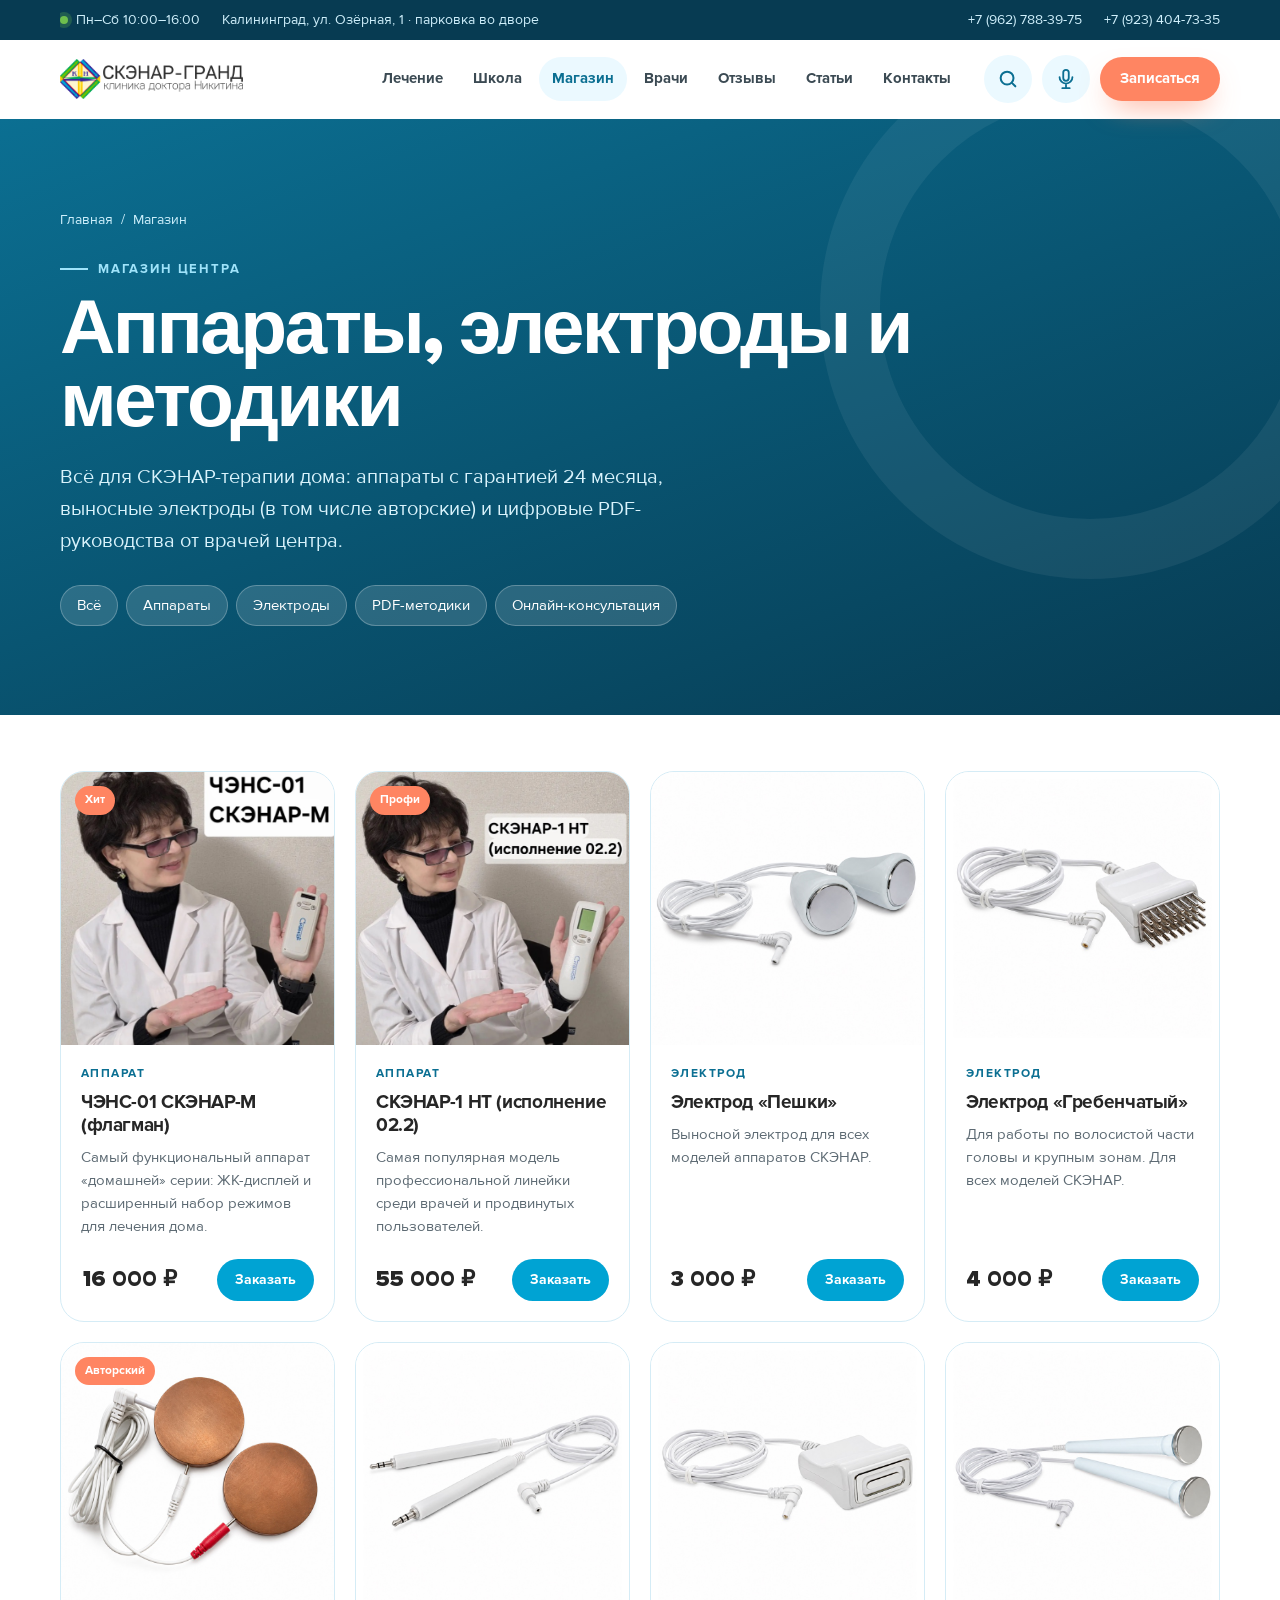
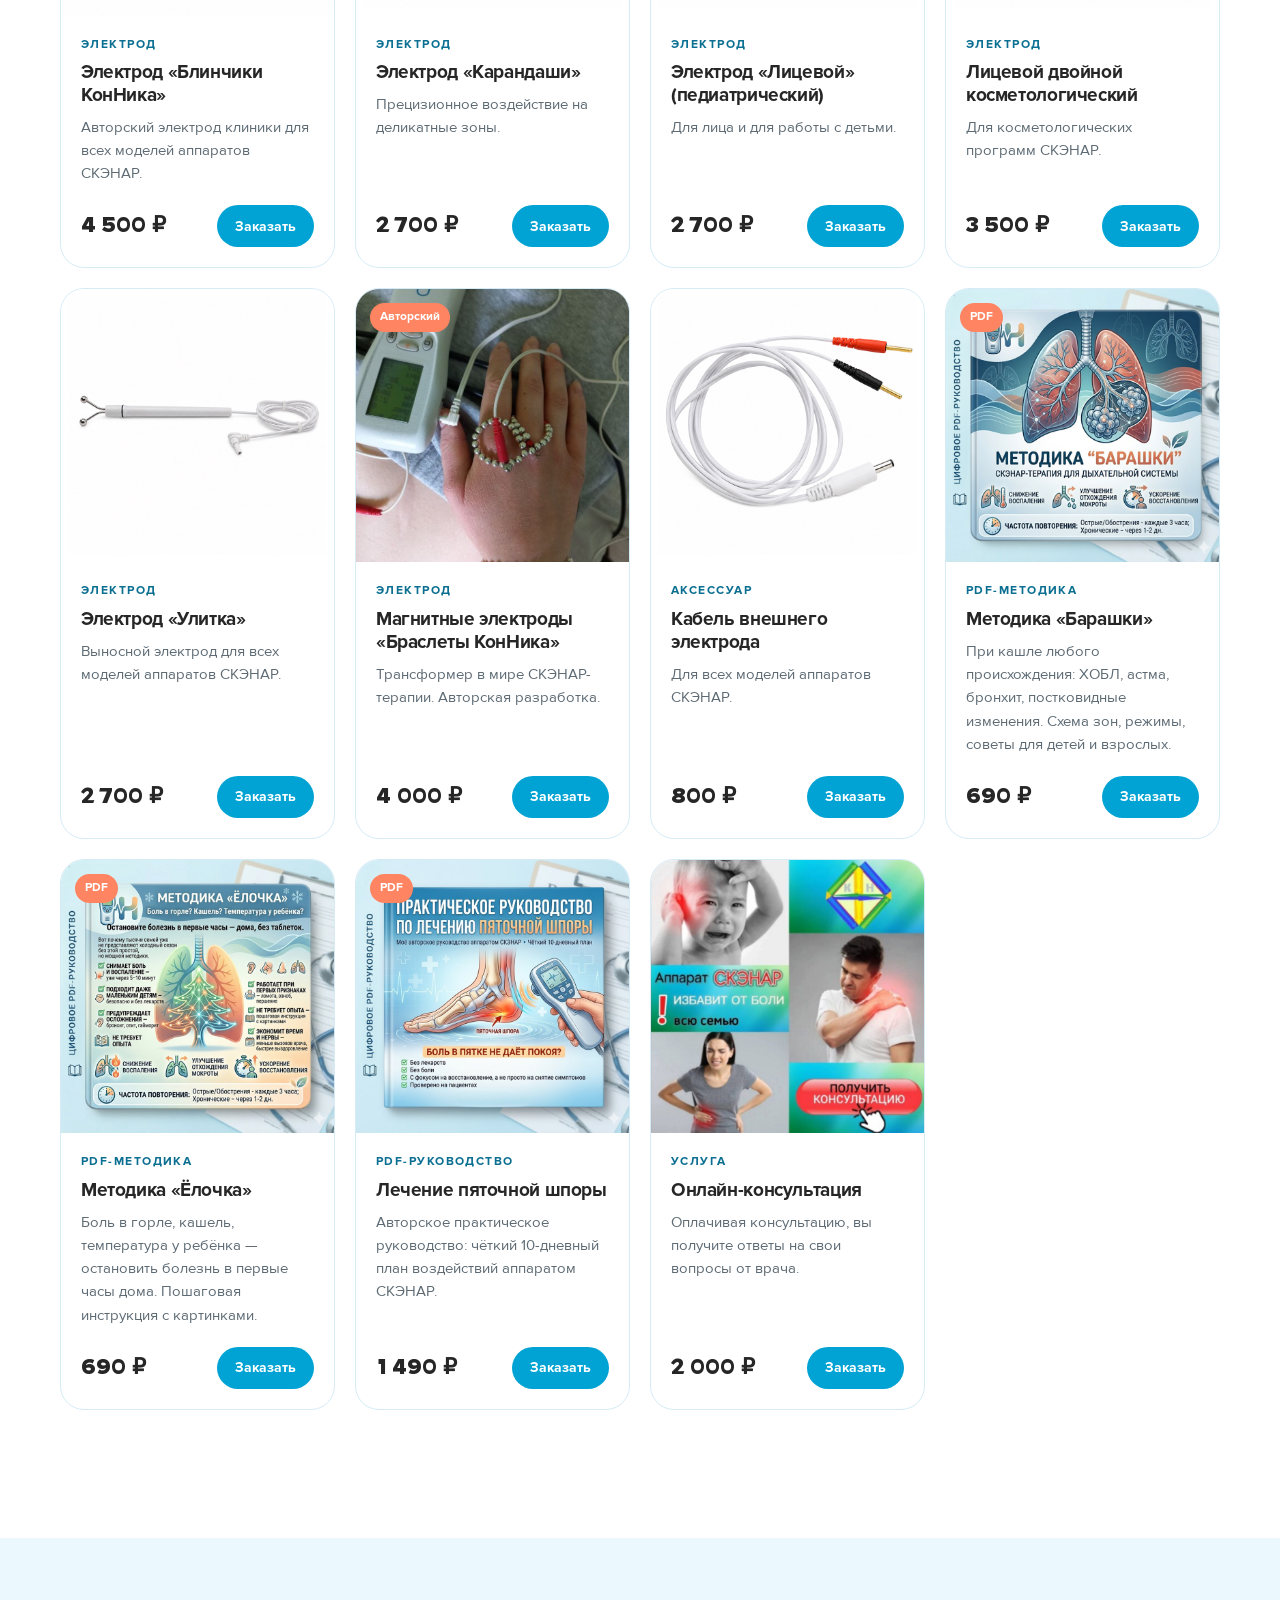
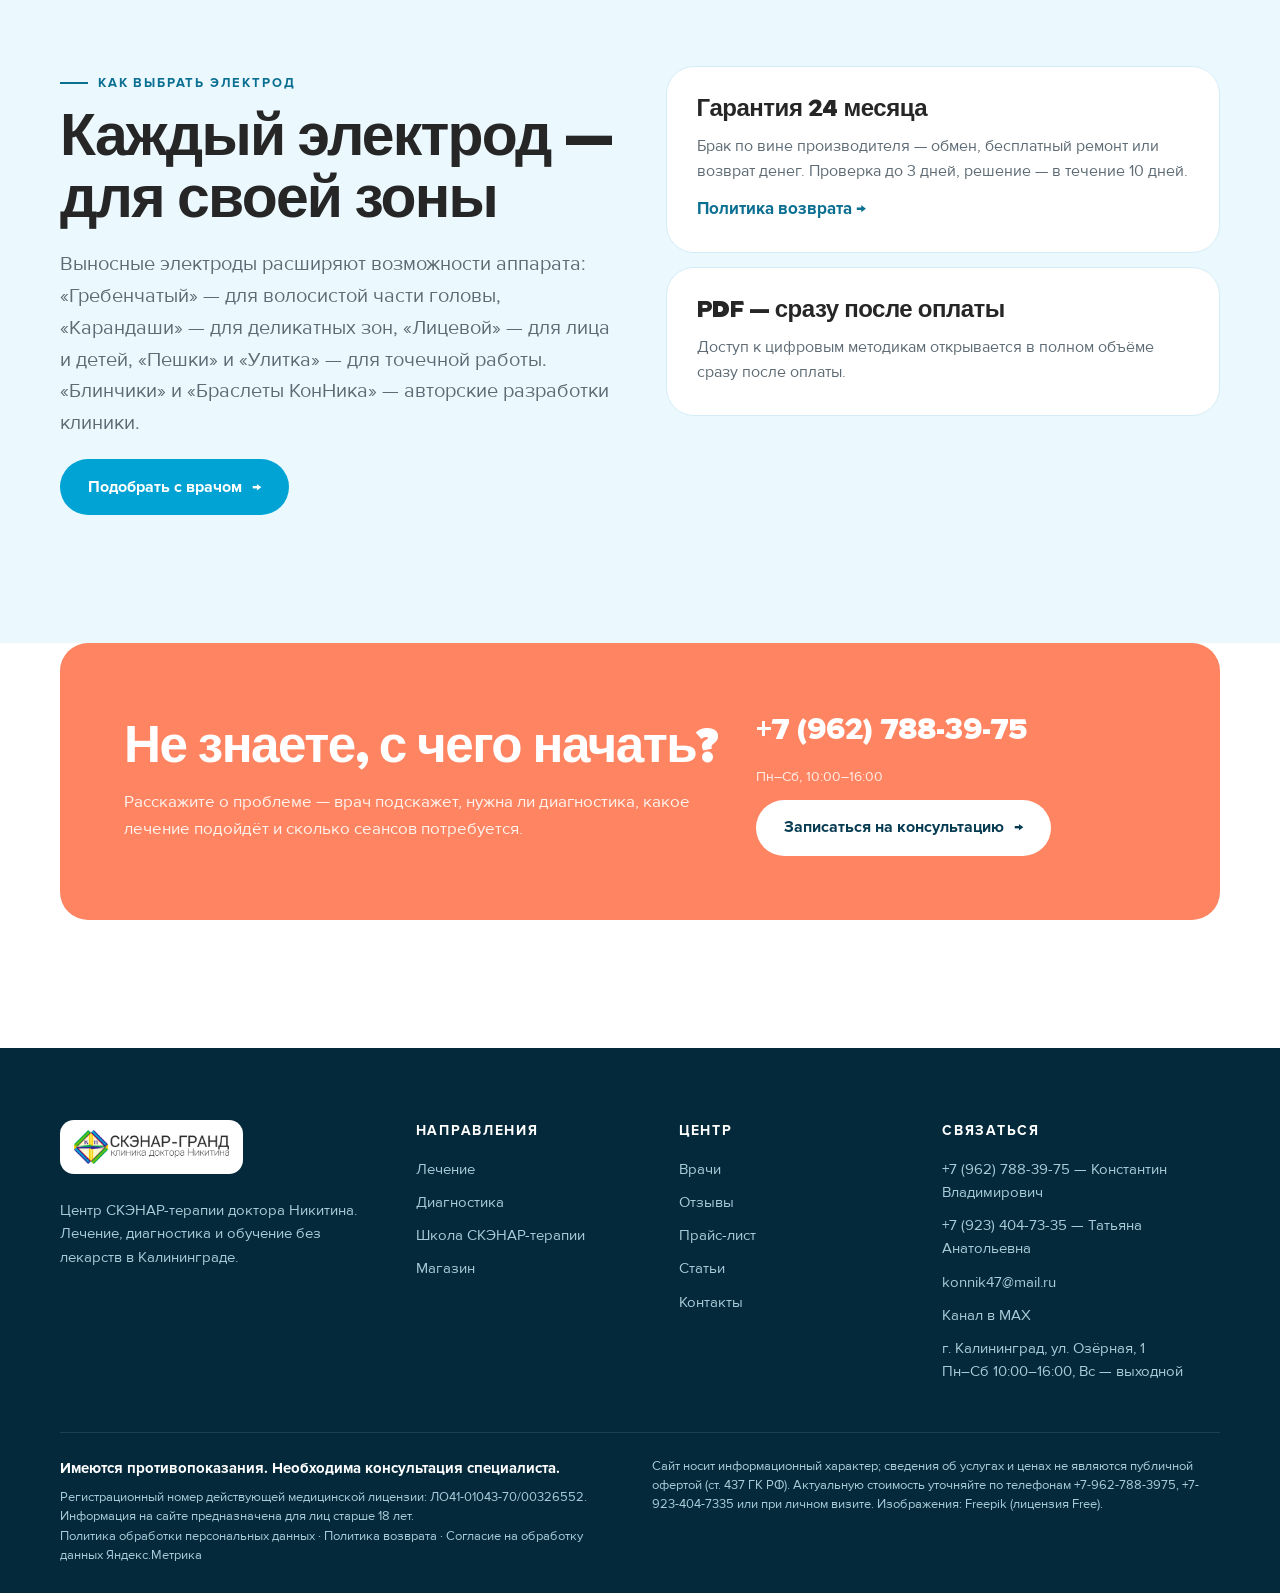
<file: magazin.html>
<!doctype html>
<html lang="ru">
<head>
<meta charset="utf-8">
<meta name="viewport" content="width=device-width,initial-scale=1">
<title>Магазин: аппараты СКЭНАР, электроды, PDF-методики | Центр доктора Никитина</title>
<meta name="description" content="Аппараты СКЭНАР-М и СКЭНАР-1 НТ, выносные электроды, авторские PDF-методики.">
<link rel="icon" href="assets/img/logo.png">
<link rel="preload" href="assets/fonts/proximanova_black.woff" as="font" type="font/woff" crossorigin>
<link rel="stylesheet" href="assets/style.css">
</head>
<body>
<a class="sr" href="#main">Перейти к содержимому</a>
<div class="topbar"><div class="wrap">
  <div class="tb-left"><span><span class="dot"></span>Пн–Сб 10:00–16:00</span><span class="tb-hide">Калининград, ул. Озёрная, 1 · парковка во дворе</span></div>
  <div class="tb-left"><a href="tel:+79627883975">+7 (962) 788-39-75</a><a class="tb-hide" href="tel:+79234047335">+7 (923) 404-73-35</a></div>
</div></div>
<header class="header"><div class="wrap">
  <a class="logo" href="index.html" aria-label="СКЭНАР-ГРАНД — на главную"><img src="assets/img/logo.png" alt="СКЭНАР-ГРАНД · клиника доктора Никитина" width="183" height="40"></a>
  <nav class="nav" aria-label="Основное меню"><a href="uslugi.html">Лечение</a><a href="shkola.html">Школа</a><a href="magazin.html" class="active">Магазин</a><a href="o-nas.html">Врачи</a><a href="otzyvy.html">Отзывы</a><a href="stati.html">Статьи</a><a href="kontakty.html">Контакты</a></nav>
  <div class="h-actions">
    <button class="icon-btn" data-search aria-label="Поиск по сайту"><svg viewBox="0 0 24 24" fill="none" stroke="currentColor" stroke-width="2.2" stroke-linecap="round"><circle cx="11" cy="11" r="7"/><path d="m20 20-3.5-3.5"/></svg></button>
    <button class="icon-btn" data-voice aria-label="Голосовой поиск"><svg viewBox="0 0 24 24" fill="none" stroke="currentColor" stroke-width="2" stroke-linecap="round" stroke-linejoin="round"><rect x="9" y="2" width="6" height="12" rx="3"/><path d="M5 10a7 7 0 0 0 14 0M12 17v5M8 22h8"/></svg></button>
    <a class="btn btn-coral btn-sm" href="#" data-book>Записаться</a>
    <button class="icon-btn burger" data-menu aria-label="Открыть меню"><svg viewBox="0 0 24 24" fill="none" stroke="currentColor" stroke-width="2.2" stroke-linecap="round"><path d="M4 7h16M4 12h16M4 17h10"/></svg></button>
  </div>
</div></header>
<div class="drawer" id="drawer" aria-label="Меню">
  <div class="drawer-top"><a href="index.html" style="background:#fff;border-radius:12px;padding:8px 12px"><img src="assets/img/logo.png" alt="СКЭНАР-ГРАНД" style="height:30px"></a><button class="icon-btn" data-menu-close aria-label="Закрыть меню"><svg viewBox="0 0 24 24" fill="none" stroke="currentColor" stroke-width="2.2" stroke-linecap="round"><path d="M6 6l12 12M18 6 6 18"/></svg></button></div>
  <nav><a href="uslugi.html">Лечение<small>Лечение, диагностика, консультации</small></a><a href="shkola.html">Школа<small>Обучение для домашних пользователей</small></a><a href="magazin.html">Магазин<small>Аппараты, электроды, PDF-методики</small></a><a href="o-nas.html">Врачи<small>Никитины · с 2000 года</small></a><a href="otzyvy.html">Отзывы<small>Истории пациентов</small></a><a href="stati.html">Статьи<small>Простым языком о методах</small></a><a href="kontakty.html">Контакты<small>ул. Озёрная, 1</small></a></nav>
  <a class="btn btn-coral" href="#" data-book>Записаться на приём</a>
  <p style="margin-top:24px;color:#9FE3FA">+7 (962) 788-39-75 · Константин Владимирович<br>+7 (923) 404-73-35 · Татьяна Анатольевна</p>
</div>
<main id="main">
<section class="page-hero navy"><div class="wrap">
  <div class="crumbs"><a href="index.html">Главная</a><span>/</span><span>Магазин</span></div>
  <span class="kicker on-dark">Магазин центра</span>
  <h1 class="display" style="margin-top:16px">Аппараты, электроды и методики</h1>
  <p class="lead">Всё для СКЭНАР-терапии дома: аппараты с гарантией 24 месяца, выносные электроды (в том числе авторские) и цифровые PDF-руководства от врачей центра.</p>
  <div class="chips" data-filter-group=".prod"><button class="chip on" data-f="all">Всё</button><button class="chip" data-f="apparaty">Аппараты</button><button class="chip" data-f="elektrody">Электроды</button><button class="chip" data-f="metodiki">PDF-методики</button><button class="chip" data-f="konsult">Онлайн-консультация</button></div>
</div></section>
<section class="sec" style="padding-top:56px"><div class="wrap">
  <div id="apparaty"></div><div id="elektrody"></div><div id="metodiki"></div><div id="konsult"></div>
  <div class="products"><article class="prod rv" data-cat="apparaty" style="position:relative"><span class="flag">Хит</span>
  <div class="ph"><img src="assets/img/scenar-m-doctor.jpg" alt="ЧЭНС-01 СКЭНАР-М (флагман)" loading="lazy"></div>
  <div class="bd"><span class="cat">Аппарат</span><h4>ЧЭНС-01 СКЭНАР-М (флагман)</h4><p>Самый функциональный аппарат «домашней» серии: ЖК-дисплей и расширенный набор режимов для лечения дома.</p>
  <div class="ft"><span class="pr">16 000 ₽</span><a class="btn btn-blue" href="#" data-book="Заказ: ЧЭНС-01 СКЭНАР-М (флагман)">Заказать</a></div></div>
</article><article class="prod rv" data-cat="apparaty" style="position:relative"><span class="flag">Профи</span>
  <div class="ph"><img src="assets/img/p-scenar-1nt.jpg" alt="СКЭНАР-1 НТ (исполнение 02.2)" loading="lazy"></div>
  <div class="bd"><span class="cat">Аппарат</span><h4>СКЭНАР-1 НТ (исполнение 02.2)</h4><p>Самая популярная модель профессиональной линейки среди врачей и продвинутых пользователей.</p>
  <div class="ft"><span class="pr">55 000 ₽</span><a class="btn btn-blue" href="#" data-book="Заказ: СКЭНАР-1 НТ (исполнение 02.2)">Заказать</a></div></div>
</article><article class="prod rv" data-cat="elektrody" style="position:relative">
  <div class="ph"><img src="assets/img/p-peshki.jpg" alt="Электрод «Пешки»" loading="lazy"></div>
  <div class="bd"><span class="cat">Электрод</span><h4>Электрод «Пешки»</h4><p>Выносной электрод для всех моделей аппаратов СКЭНАР.</p>
  <div class="ft"><span class="pr">3 000 ₽</span><a class="btn btn-blue" href="#" data-book="Заказ: Электрод «Пешки»">Заказать</a></div></div>
</article><article class="prod rv" data-cat="elektrody" style="position:relative">
  <div class="ph"><img src="assets/img/p-greb.jpg" alt="Электрод «Гребенчатый»" loading="lazy"></div>
  <div class="bd"><span class="cat">Электрод</span><h4>Электрод «Гребенчатый»</h4><p>Для работы по волосистой части головы и крупным зонам. Для всех моделей СКЭНАР.</p>
  <div class="ft"><span class="pr">4 000 ₽</span><a class="btn btn-blue" href="#" data-book="Заказ: Электрод «Гребенчатый»">Заказать</a></div></div>
</article><article class="prod rv" data-cat="elektrody" style="position:relative"><span class="flag">Авторский</span>
  <div class="ph"><img src="assets/img/p-blinchiki.jpg" alt="Электрод «Блинчики КонНика»" loading="lazy"></div>
  <div class="bd"><span class="cat">Электрод</span><h4>Электрод «Блинчики КонНика»</h4><p>Авторский электрод клиники для всех моделей аппаратов СКЭНАР.</p>
  <div class="ft"><span class="pr">4 500 ₽</span><a class="btn btn-blue" href="#" data-book="Заказ: Электрод «Блинчики КонНика»">Заказать</a></div></div>
</article><article class="prod rv" data-cat="elektrody" style="position:relative">
  <div class="ph"><img src="assets/img/p-karandashi.jpg" alt="Электрод «Карандаши»" loading="lazy"></div>
  <div class="bd"><span class="cat">Электрод</span><h4>Электрод «Карандаши»</h4><p>Прецизионное воздействие на деликатные зоны.</p>
  <div class="ft"><span class="pr">2 700 ₽</span><a class="btn btn-blue" href="#" data-book="Заказ: Электрод «Карандаши»">Заказать</a></div></div>
</article><article class="prod rv" data-cat="elektrody" style="position:relative">
  <div class="ph"><img src="assets/img/p-face.jpg" alt="Электрод «Лицевой» (педиатрический)" loading="lazy"></div>
  <div class="bd"><span class="cat">Электрод</span><h4>Электрод «Лицевой» (педиатрический)</h4><p>Для лица и для работы с детьми.</p>
  <div class="ft"><span class="pr">2 700 ₽</span><a class="btn btn-blue" href="#" data-book="Заказ: Электрод «Лицевой» (педиатрический)">Заказать</a></div></div>
</article><article class="prod rv" data-cat="elektrody" style="position:relative">
  <div class="ph"><img src="assets/img/p-face2.jpg" alt="Лицевой двойной косметологический" loading="lazy"></div>
  <div class="bd"><span class="cat">Электрод</span><h4>Лицевой двойной косметологический</h4><p>Для косметологических программ СКЭНАР.</p>
  <div class="ft"><span class="pr">3 500 ₽</span><a class="btn btn-blue" href="#" data-book="Заказ: Лицевой двойной косметологический">Заказать</a></div></div>
</article><article class="prod rv" data-cat="elektrody" style="position:relative">
  <div class="ph"><img src="assets/img/p-ulitka.jpg" alt="Электрод «Улитка»" loading="lazy"></div>
  <div class="bd"><span class="cat">Электрод</span><h4>Электрод «Улитка»</h4><p>Выносной электрод для всех моделей аппаратов СКЭНАР.</p>
  <div class="ft"><span class="pr">2 700 ₽</span><a class="btn btn-blue" href="#" data-book="Заказ: Электрод «Улитка»">Заказать</a></div></div>
</article><article class="prod rv" data-cat="elektrody" style="position:relative"><span class="flag">Авторский</span>
  <div class="ph"><img src="assets/img/p-braslety.jpg" alt="Магнитные электроды «Браслеты КонНика»" loading="lazy"></div>
  <div class="bd"><span class="cat">Электрод</span><h4>Магнитные электроды «Браслеты КонНика»</h4><p>Трансформер в мире СКЭНАР-терапии. Авторская разработка.</p>
  <div class="ft"><span class="pr">4 000 ₽</span><a class="btn btn-blue" href="#" data-book="Заказ: Магнитные электроды «Браслеты КонНика»">Заказать</a></div></div>
</article><article class="prod rv" data-cat="elektrody" style="position:relative">
  <div class="ph"><img src="assets/img/p-cable.jpg" alt="Кабель внешнего электрода" loading="lazy"></div>
  <div class="bd"><span class="cat">Аксессуар</span><h4>Кабель внешнего электрода</h4><p>Для всех моделей аппаратов СКЭНАР.</p>
  <div class="ft"><span class="pr">800 ₽</span><a class="btn btn-blue" href="#" data-book="Заказ: Кабель внешнего электрода">Заказать</a></div></div>
</article><article class="prod rv" data-cat="metodiki" style="position:relative"><span class="flag">PDF</span>
  <div class="ph"><img src="assets/img/pdf-barashki.jpg" alt="Методика «Барашки»" loading="lazy"></div>
  <div class="bd"><span class="cat">PDF-методика</span><h4>Методика «Барашки»</h4><p>При кашле любого происхождения: ХОБЛ, астма, бронхит, постковидные изменения. Схема зон, режимы, советы для детей и взрослых.</p>
  <div class="ft"><span class="pr">690 ₽</span><a class="btn btn-blue" href="#" data-book="Заказ: Методика «Барашки»">Заказать</a></div></div>
</article><article class="prod rv" data-cat="metodiki" style="position:relative"><span class="flag">PDF</span>
  <div class="ph"><img src="assets/img/pdf-elochka.jpg" alt="Методика «Ёлочка»" loading="lazy"></div>
  <div class="bd"><span class="cat">PDF-методика</span><h4>Методика «Ёлочка»</h4><p>Боль в горле, кашель, температура у ребёнка — остановить болезнь в первые часы дома. Пошаговая инструкция с картинками.</p>
  <div class="ft"><span class="pr">690 ₽</span><a class="btn btn-blue" href="#" data-book="Заказ: Методика «Ёлочка»">Заказать</a></div></div>
</article><article class="prod rv" data-cat="metodiki" style="position:relative"><span class="flag">PDF</span>
  <div class="ph"><img src="assets/img/pdf-shpora.jpg" alt="Лечение пяточной шпоры" loading="lazy"></div>
  <div class="bd"><span class="cat">PDF-руководство</span><h4>Лечение пяточной шпоры</h4><p>Авторское практическое руководство: чёткий 10-дневный план воздействий аппаратом СКЭНАР.</p>
  <div class="ft"><span class="pr">1 490 ₽</span><a class="btn btn-blue" href="#" data-book="Заказ: Лечение пяточной шпоры">Заказать</a></div></div>
</article><article class="prod rv" data-cat="konsult" style="position:relative">
  <div class="ph"><img src="assets/img/p-online.jpg" alt="Онлайн-консультация" loading="lazy"></div>
  <div class="bd"><span class="cat">Услуга</span><h4>Онлайн-консультация</h4><p>Оплачивая консультацию, вы получите ответы на свои вопросы от врача.</p>
  <div class="ft"><span class="pr">2 000 ₽</span><a class="btn btn-blue" href="#" data-book="Заказ: Онлайн-консультация">Заказать</a></div></div>
</article></div>
</div></section>
<section class="sec" style="background:var(--sky)"><div class="wrap two">
  <div class="rv"><span class="kicker">Как выбрать электрод</span><h2 class="h2" style="margin-top:14px">Каждый электрод — для своей зоны</h2>
  <p class="lead" style="margin-top:18px">Выносные электроды расширяют возможности аппарата: «Гребенчатый» — для волосистой части головы, «Карандаши» — для деликатных зон, «Лицевой» — для лица и детей, «Пешки» и «Улитка» — для точечной работы. «Блинчики» и «Браслеты КонНика» — авторские разработки клиники.</p>
  <a class="btn btn-blue" href="#" data-book="Подбор электрода">Подобрать с врачом <span class="arrow">→</span></a></div>
  <div class="rv" style="display:grid;gap:14px">
    <div class="svc"><div class="top"><h3>Гарантия 24 месяца</h3></div><p>Брак по вине производителя — обмен, бесплатный ремонт или возврат денег. Проверка до 3 дней, решение — в течение 10 дней.</p><a href="politika-vozvrata.html" style="font-weight:700;color:var(--blue-deep)">Политика возврата <span class="arrow">→</span></a></div>
    <div class="svc"><div class="top"><h3>PDF — сразу после оплаты</h3></div><p>Доступ к цифровым методикам открывается в полном объёме сразу после оплаты.</p></div>
  </div>
</div></section>
<section class="sec" style="padding-top:0"><div class="wrap"><div class="cta rv">
  <div><h2>Не знаете, с чего начать?</h2><p>Расскажите о проблеме — врач подскажет, нужна ли диагностика, какое лечение подойдёт и сколько сеансов потребуется.</p></div>
  <div class="acts"><a class="tel" href="tel:+79627883975">+7 (962) 788-39-75</a><small>Пн–Сб, 10:00–16:00</small><a class="btn btn-white" href="#" data-book>Записаться на консультацию <span class="arrow">→</span></a></div>
</div></div></section>
</main>
<footer class="footer"><div class="wrap">
  <div class="f-grid">
    <div>
      <a class="f-logo" href="index.html"><img src="assets/img/logo.png" alt="СКЭНАР-ГРАНД"></a>
      <p style="margin:18px 0 0;max-width:320px">Центр СКЭНАР-терапии доктора Никитина. Лечение, диагностика и обучение без лекарств в Калининграде.</p>
    </div>
    <div><h5>Направления</h5><ul>
      <li><a href="uslugi.html#lechenie">Лечение</a></li>
      <li><a href="uslugi.html#diagnostika">Диагностика</a></li>
      <li><a href="shkola.html">Школа СКЭНАР-терапии</a></li>
      <li><a href="magazin.html">Магазин</a></li>
    </ul></div>
    <div><h5>Центр</h5><ul>
      <li><a href="o-nas.html">Врачи</a></li>
      <li><a href="otzyvy.html">Отзывы</a></li>
      <li><a href="prajs-list.html">Прайс-лист</a></li>
      <li><a href="stati.html">Статьи</a></li>
      <li><a href="kontakty.html">Контакты</a></li>
    </ul></div>
    <div><h5>Связаться</h5><ul>
      <li><a href="tel:+79627883975">+7 (962) 788-39-75</a> — Константин Владимирович</li>
      <li><a href="tel:+79234047335">+7 (923) 404-73-35</a> — Татьяна Анатольевна</li>
      <li><a href="mailto:konnik47@mail.ru">konnik47@mail.ru</a></li>
      <li><a href="https://max.ru/channel_scenar_tnikitina" target="_blank" rel="noopener">Канал в MAX</a></li>
      <li>г. Калининград, ул. Озёрная, 1<br>Пн–Сб 10:00–16:00, Вс — выходной</li>
    </ul></div>
  </div>
  <div class="f-legal">
    <div>
      <span class="warn">Имеются противопоказания. Необходима консультация специалиста.</span><br>
      Регистрационный номер действующей медицинской лицензии: ЛО41-01043-70/00326552.<br>
      Информация на сайте предназначена для лиц старше 18 лет.<br>
      <a href="https://scenar-dok-s.ru/policy" target="_blank" rel="noopener">Политика обработки персональных данных</a> · <a href="politika-vozvrata.html">Политика возврата</a> · <a href="https://scenar-dok-s.ru/metrics" target="_blank" rel="noopener">Согласие на обработку данных Яндекс.Метрика</a>
    </div>
    <div>Сайт носит информационный характер; сведения об услугах и ценах не являются публичной офертой (ст. 437 ГК РФ). Актуальную стоимость уточняйте по телефонам +7-962-788-3975, +7-923-404-7335 или при личном визите. Изображения: Freepik (лицензия Free).</div>
  </div>
</div></footer>

<div class="fab"><a class="btn btn-white" href="tel:+79627883975" style="box-shadow:var(--shadow)"><svg width="22" height="22" viewBox="0 0 24 24" fill="none" stroke="currentColor" stroke-width="2" stroke-linecap="round" stroke-linejoin="round"><path d="M22 16.9v3a2 2 0 0 1-2.2 2 19.8 19.8 0 0 1-8.6-3.1 19.5 19.5 0 0 1-6-6A19.8 19.8 0 0 1 2.1 4.2 2 2 0 0 1 4.1 2h3a2 2 0 0 1 2 1.7c.1.9.4 1.8.7 2.7a2 2 0 0 1-.5 2.1L8 9.8a16 16 0 0 0 6 6l1.3-1.3a2 2 0 0 1 2.1-.5c.9.3 1.8.6 2.7.7a2 2 0 0 1 1.7 2z"/></svg> Позвонить</a><a class="btn btn-coral" href="#" data-book>Записаться</a></div>

<div class="search-ov" id="searchOv" role="dialog" aria-modal="true" aria-label="Поиск по сайту">
  <button class="icon-btn s-close" data-close-search aria-label="Закрыть поиск"><svg viewBox="0 0 24 24" fill="none" stroke="currentColor" stroke-width="2.2" stroke-linecap="round"><path d="M6 6l12 12M18 6 6 18"/></svg></button>
  <div class="search-box">
    <div class="vsearch">
      <span class="wave" aria-hidden="true"><i></i><i></i><i></i><i></i></span>
      <input id="sInput" type="search" placeholder="Что беспокоит? Например: болит спина" aria-label="Поисковый запрос" autocomplete="off">
      <button class="mic" data-voice aria-label="Сказать голосом"><svg viewBox="0 0 24 24" fill="none" stroke="currentColor" stroke-width="2" stroke-linecap="round" stroke-linejoin="round"><rect x="9" y="2" width="6" height="12" rx="3"/><path d="M5 10a7 7 0 0 0 14 0M12 17v5M8 22h8"/></svg></button>
    </div>
    <div class="s-status" id="sStatus" aria-live="polite">Скажите или напишите, что беспокоит — подскажем услугу, врача, статью или товар.</div>
    <div class="chips dark">
      <button class="chip" data-search="болит спина">Болит спина</button>
      <button class="chip" data-search="кашель у ребенка">Кашель у ребёнка</button>
      <button class="chip" data-search="паразиты">Паразиты</button>
      <button class="chip" data-search="бессонница">Бессонница</button>
      <button class="chip" data-search="купить аппарат">Купить аппарат</button>
      <button class="chip" data-search="обучение">Обучение</button>
    </div>
    <div class="s-results" id="sResults"></div>
  </div>
</div>

<div class="modal" id="bookModal" role="dialog" aria-modal="true" aria-labelledby="bookTitle">
  <div class="modal-box">
    <button class="icon-btn x" data-close-modal aria-label="Закрыть"><svg viewBox="0 0 24 24" fill="none" stroke="currentColor" stroke-width="2.2" stroke-linecap="round"><path d="M6 6l12 12M18 6 6 18"/></svg></button>
    <form class="form" novalidate>
  <div class="form-fields">
    <h3 id="bookTitle">Записаться на приём</h3>
    <p style="color:var(--muted);margin:0 0 18px">Перезвоним в рабочее время и подберём удобный день.</p>
    <div class="form" style="gap:12px">
      <div class="field"><label for="bookTitlen">Ваше имя *</label><input id="bookTitlen" name="name" required autocomplete="name"></div>
      <div class="field"><label for="bookTitlep">Телефон *</label><input id="bookTitlep" name="phone" type="tel" required placeholder="+7 (___) ___-__-__" autocomplete="tel"></div>
      <div class="field"><label for="bookTitles">Что вас интересует</label>
        <select id="bookTitles" name="topic">
          <option>Консультация врача</option><option>Лечение (СКЭНАР-терапия, Моникор)</option><option>Диагностика</option><option>Школа СКЭНАР-терапии</option><option>Покупка аппарата или электрода</option><option>Пока не знаю — нужен совет</option>
        </select></div>
      <div class="field"><label for="bookTitlem">Сообщение</label><textarea id="bookTitlem" name="msg" placeholder="Коротко опишите, что беспокоит"></textarea></div>
      <button class="btn btn-coral" type="submit">Отправить заявку <span class="arrow">→</span></button>
      <p class="consent">Нажимая кнопку «Отправить», я даю согласие на обработку персональных данных в соответствии с Федеральным законом от 27.07.2006 №152-ФЗ «О персональных данных».</p>
    </div>
  </div>
  <div class="form-ok"><div style="font-size:56px">✓</div><h3>Заявка отправлена</h3><p style="color:var(--muted)">Мы перезвоним в рабочее время: Пн–Сб, 10:00–16:00.</p></div>
</form>
  </div>
</div>
<script src="assets/app.js"></script>
</body>
</html>
</file>
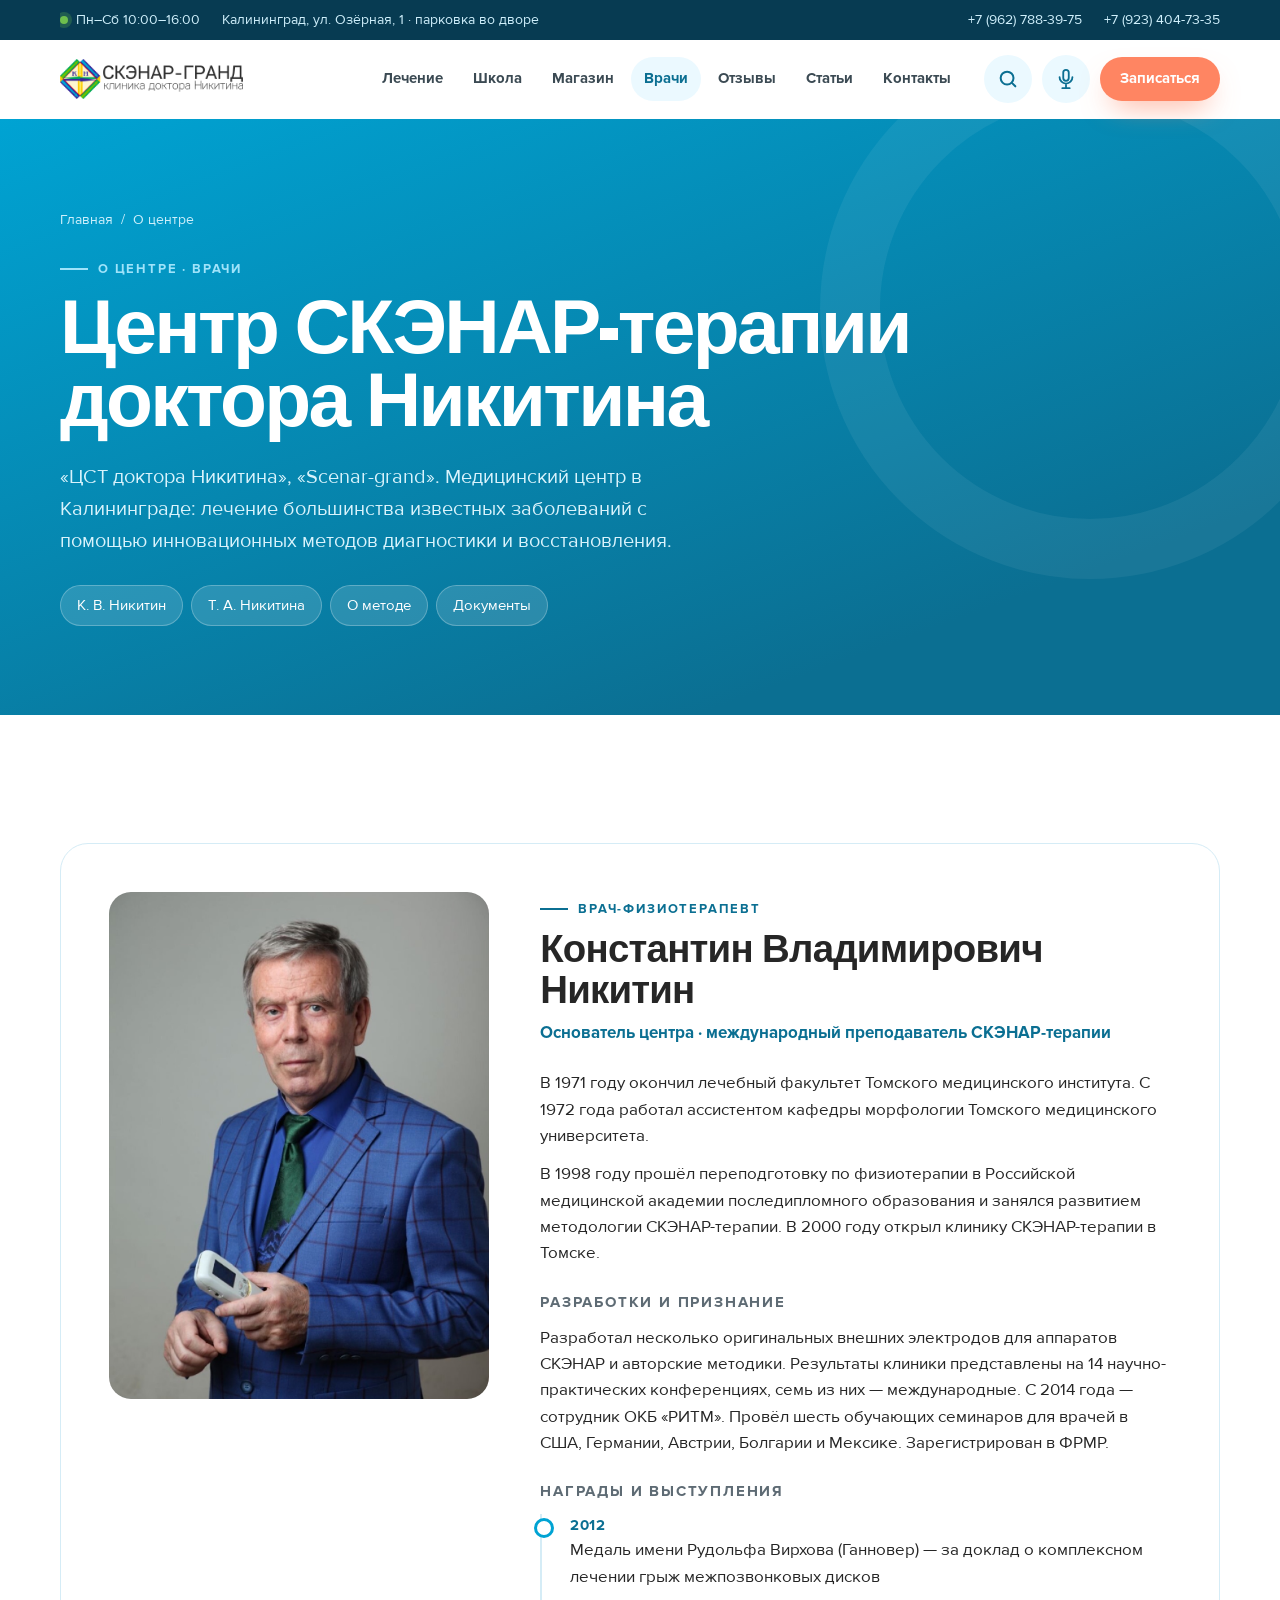
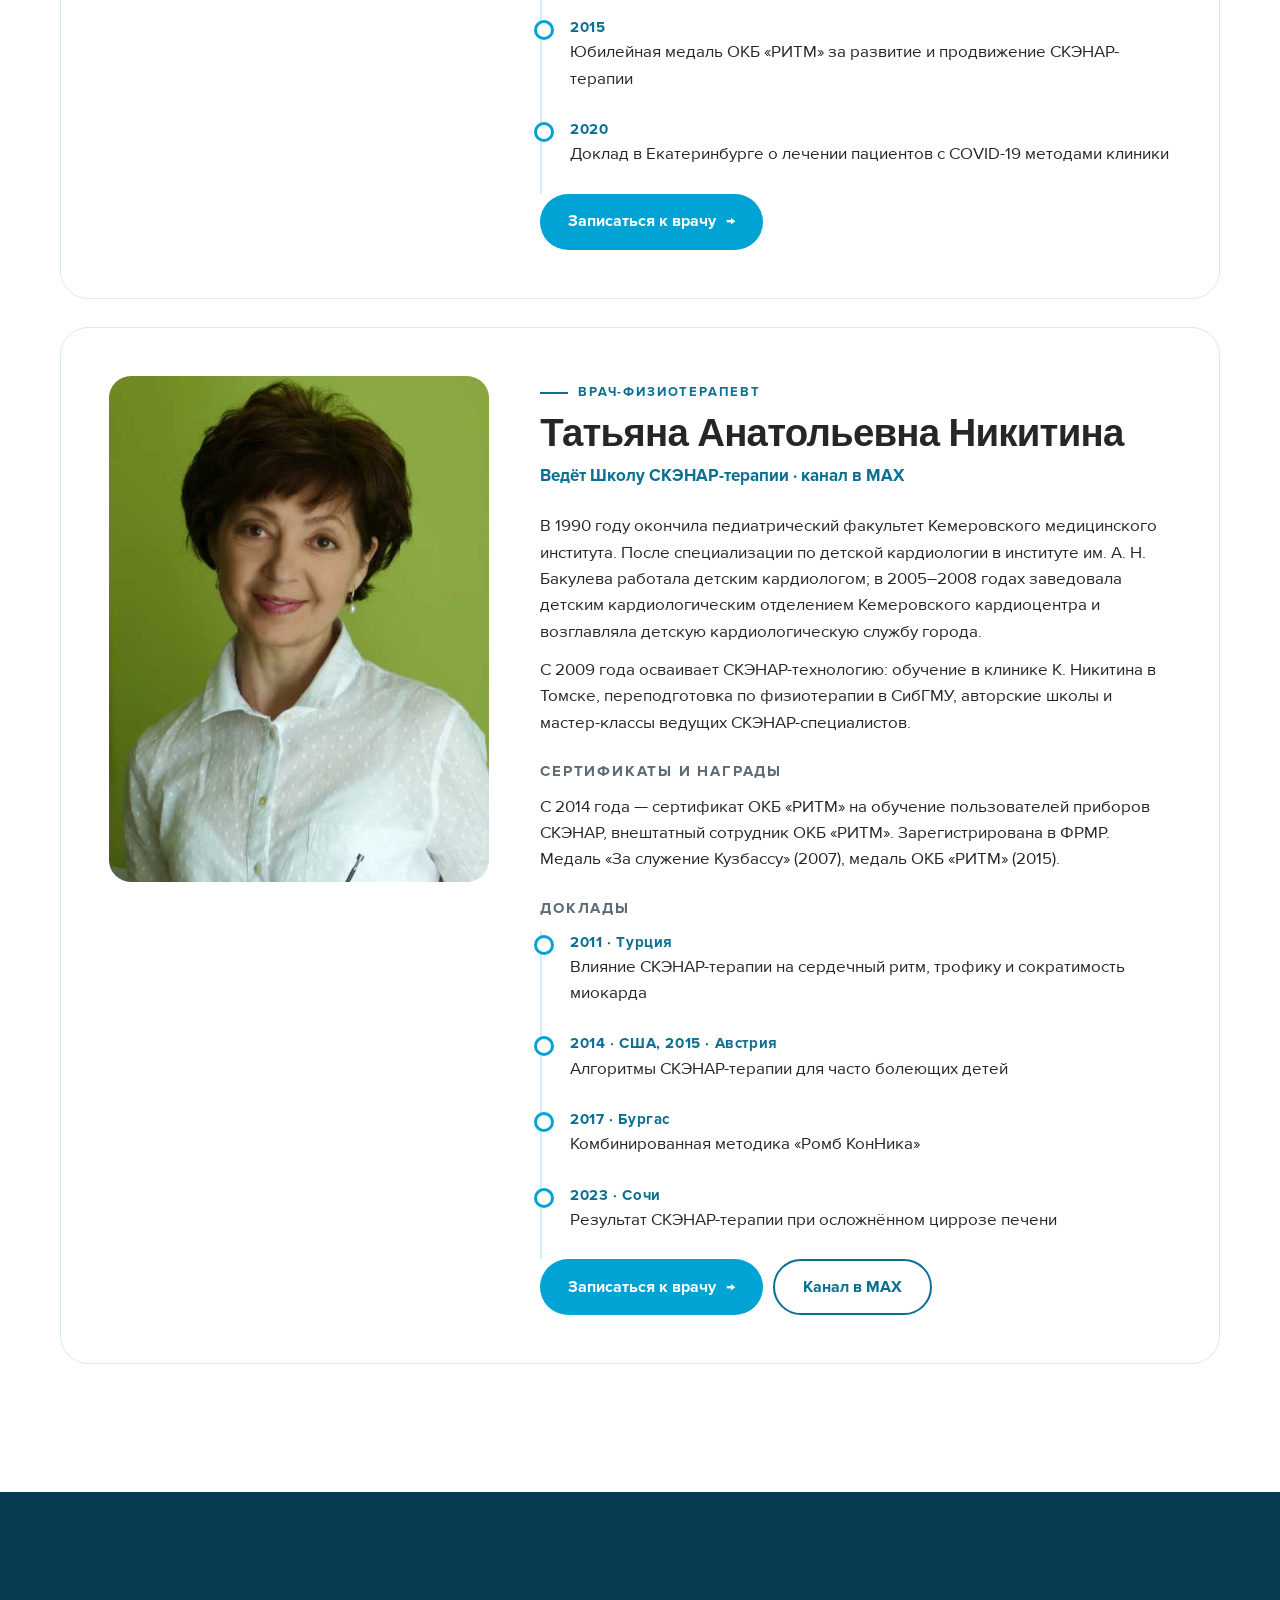
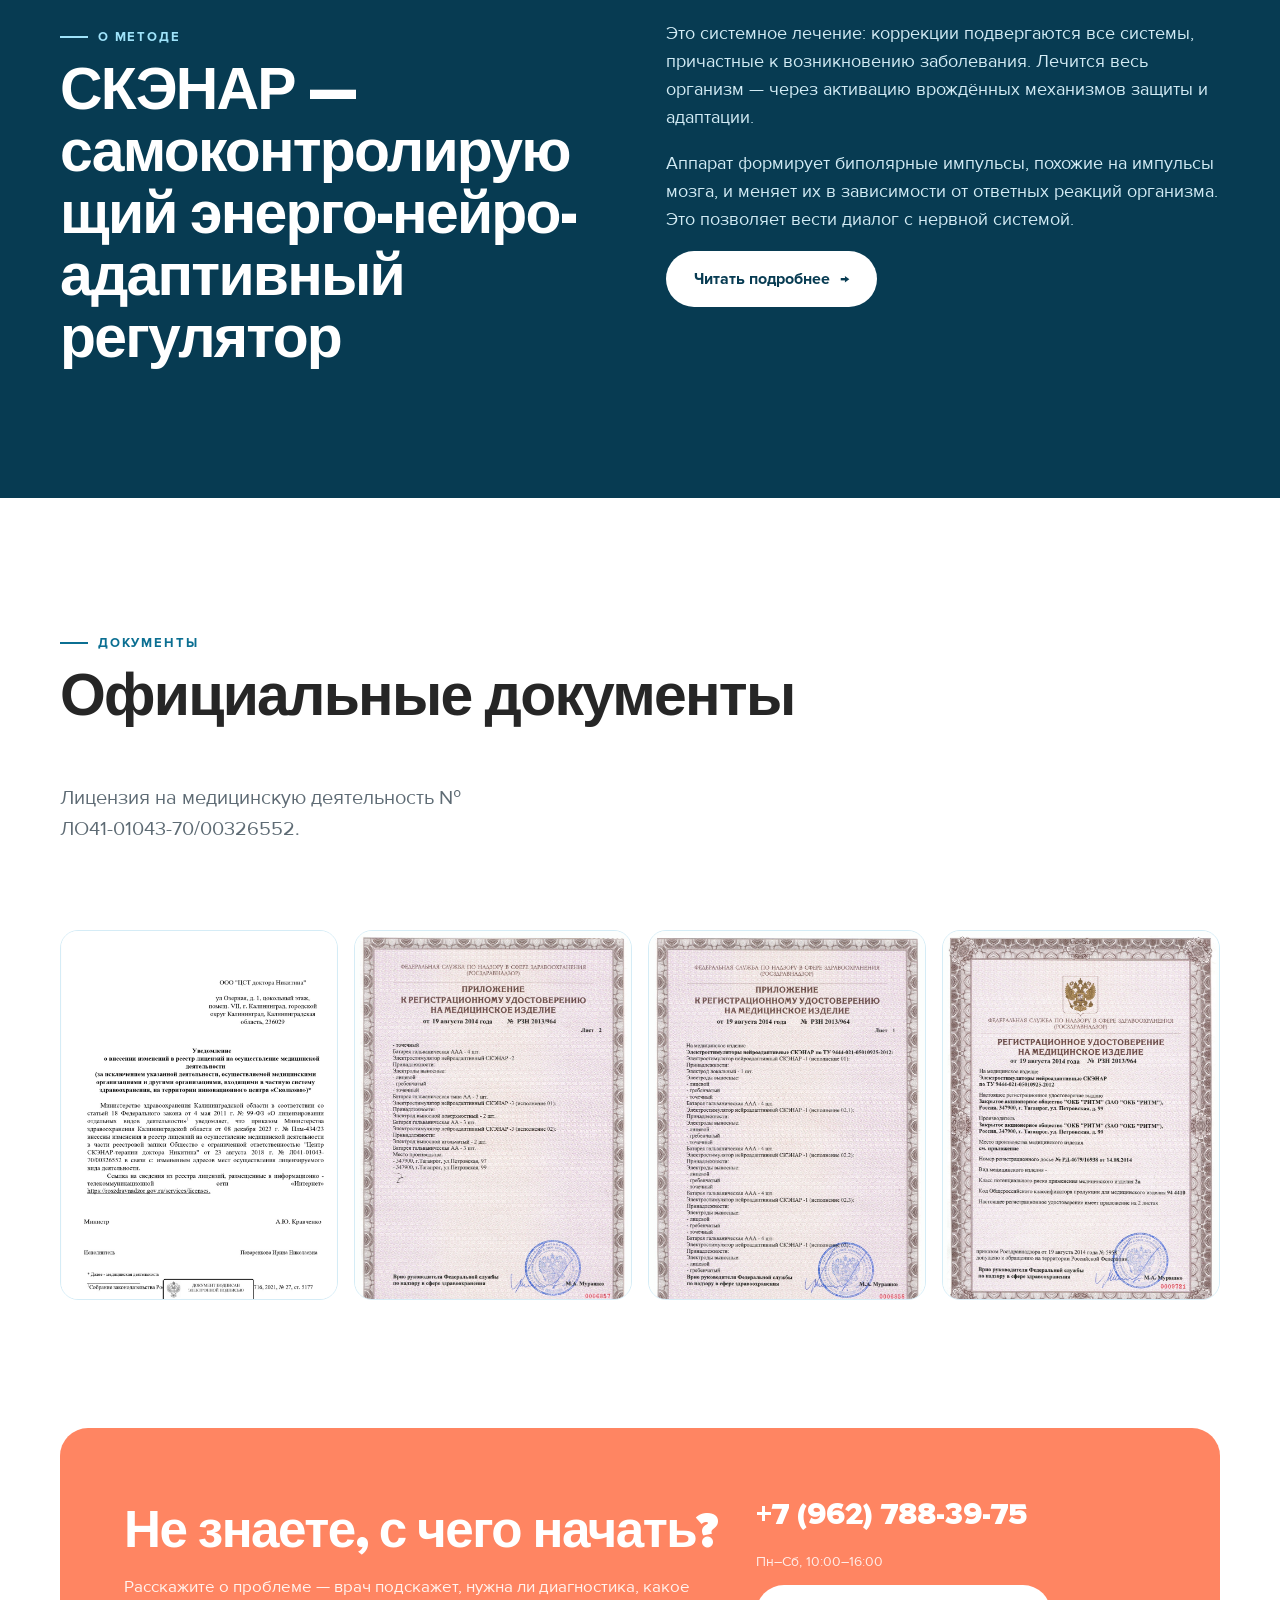
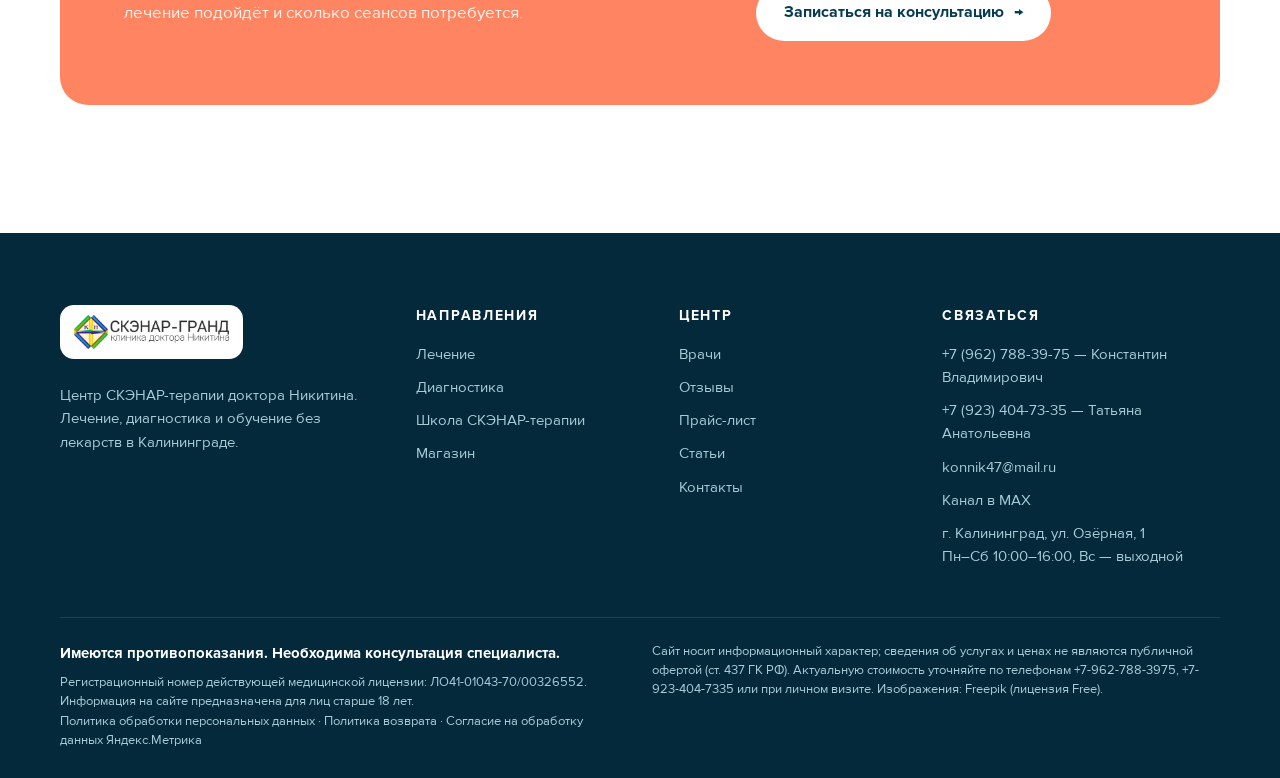
<file: o-nas.html>
<!doctype html>
<html lang="ru">
<head>
<meta charset="utf-8">
<meta name="viewport" content="width=device-width,initial-scale=1">
<title>О центре и врачах | Центр СКЭНАР-терапии доктора Никитина, Калининград</title>
<meta name="description" content="Врачи-физиотерапевты К. В. Никитин и Т. А. Никитина: образование, награды, документы.">
<link rel="icon" href="assets/img/logo.png">
<link rel="preload" href="assets/fonts/proximanova_black.woff" as="font" type="font/woff" crossorigin>
<link rel="stylesheet" href="assets/style.css">
</head>
<body>
<a class="sr" href="#main">Перейти к содержимому</a>
<div class="topbar"><div class="wrap">
  <div class="tb-left"><span><span class="dot"></span>Пн–Сб 10:00–16:00</span><span class="tb-hide">Калининград, ул. Озёрная, 1 · парковка во дворе</span></div>
  <div class="tb-left"><a href="tel:+79627883975">+7 (962) 788-39-75</a><a class="tb-hide" href="tel:+79234047335">+7 (923) 404-73-35</a></div>
</div></div>
<header class="header"><div class="wrap">
  <a class="logo" href="index.html" aria-label="СКЭНАР-ГРАНД — на главную"><img src="assets/img/logo.png" alt="СКЭНАР-ГРАНД · клиника доктора Никитина" width="183" height="40"></a>
  <nav class="nav" aria-label="Основное меню"><a href="uslugi.html">Лечение</a><a href="shkola.html">Школа</a><a href="magazin.html">Магазин</a><a href="o-nas.html" class="active">Врачи</a><a href="otzyvy.html">Отзывы</a><a href="stati.html">Статьи</a><a href="kontakty.html">Контакты</a></nav>
  <div class="h-actions">
    <button class="icon-btn" data-search aria-label="Поиск по сайту"><svg viewBox="0 0 24 24" fill="none" stroke="currentColor" stroke-width="2.2" stroke-linecap="round"><circle cx="11" cy="11" r="7"/><path d="m20 20-3.5-3.5"/></svg></button>
    <button class="icon-btn" data-voice aria-label="Голосовой поиск"><svg viewBox="0 0 24 24" fill="none" stroke="currentColor" stroke-width="2" stroke-linecap="round" stroke-linejoin="round"><rect x="9" y="2" width="6" height="12" rx="3"/><path d="M5 10a7 7 0 0 0 14 0M12 17v5M8 22h8"/></svg></button>
    <a class="btn btn-coral btn-sm" href="#" data-book>Записаться</a>
    <button class="icon-btn burger" data-menu aria-label="Открыть меню"><svg viewBox="0 0 24 24" fill="none" stroke="currentColor" stroke-width="2.2" stroke-linecap="round"><path d="M4 7h16M4 12h16M4 17h10"/></svg></button>
  </div>
</div></header>
<div class="drawer" id="drawer" aria-label="Меню">
  <div class="drawer-top"><a href="index.html" style="background:#fff;border-radius:12px;padding:8px 12px"><img src="assets/img/logo.png" alt="СКЭНАР-ГРАНД" style="height:30px"></a><button class="icon-btn" data-menu-close aria-label="Закрыть меню"><svg viewBox="0 0 24 24" fill="none" stroke="currentColor" stroke-width="2.2" stroke-linecap="round"><path d="M6 6l12 12M18 6 6 18"/></svg></button></div>
  <nav><a href="uslugi.html">Лечение<small>Лечение, диагностика, консультации</small></a><a href="shkola.html">Школа<small>Обучение для домашних пользователей</small></a><a href="magazin.html">Магазин<small>Аппараты, электроды, PDF-методики</small></a><a href="o-nas.html">Врачи<small>Никитины · с 2000 года</small></a><a href="otzyvy.html">Отзывы<small>Истории пациентов</small></a><a href="stati.html">Статьи<small>Простым языком о методах</small></a><a href="kontakty.html">Контакты<small>ул. Озёрная, 1</small></a></nav>
  <a class="btn btn-coral" href="#" data-book>Записаться на приём</a>
  <p style="margin-top:24px;color:#9FE3FA">+7 (962) 788-39-75 · Константин Владимирович<br>+7 (923) 404-73-35 · Татьяна Анатольевна</p>
</div>
<main id="main">
<section class="page-hero "><div class="wrap">
  <div class="crumbs"><a href="index.html">Главная</a><span>/</span><span>О центре</span></div>
  <span class="kicker on-dark">О центре · врачи</span>
  <h1 class="display" style="margin-top:16px">Центр СКЭНАР-терапии доктора Никитина</h1>
  <p class="lead">«ЦСТ доктора Никитина», «Scenar-grand». Медицинский центр в Калининграде: лечение большинства известных заболеваний с помощью инновационных методов диагностики и восстановления.</p>
  <div class="chips"><a class="chip" href="#nikitin">К. В. Никитин</a><a class="chip" href="#nikitina">Т. А. Никитина</a><a class="chip" href="#metod">О методе</a><a class="chip" href="#dokumenty">Документы</a></div>
</div></section>
<section class="sec"><div class="wrap" style="display:flex;flex-direction:column;gap:28px">
<article class="profile rv" id="nikitin">
  <div class="ph"><img src="assets/img/nikitin.jpg" alt="Константин Владимирович Никитин"></div>
  <div><span class="kicker">Врач-физиотерапевт</span><h3 style="margin-top:12px">Константин Владимирович Никитин</h3><p class="role">Основатель центра · международный преподаватель СКЭНАР-терапии</p>
  <p>В 1971 году окончил лечебный факультет Томского медицинского института. С 1972 года работал ассистентом кафедры морфологии Томского медицинского университета.</p>
  <p>В 1998 году прошёл переподготовку по физиотерапии в Российской медицинской академии последипломного образования и занялся развитием методологии СКЭНАР-терапии. В 2000 году открыл клинику СКЭНАР-терапии в Томске.</p>
  <h4>Разработки и признание</h4>
  <p>Разработал несколько оригинальных внешних электродов для аппаратов СКЭНАР и авторские методики. Результаты клиники представлены на 14 научно-практических конференциях, семь из них — международные. С 2014 года — сотрудник ОКБ «РИТМ». Провёл шесть обучающих семинаров для врачей в США, Германии, Австрии, Болгарии и Мексике. Зарегистрирован в ФРМР.</p>
  <h4>Награды и выступления</h4>
  <ul class="timeline">
    <li><b>2012</b><span>Медаль имени Рудольфа Вирхова (Ганновер) — за доклад о комплексном лечении грыж межпозвонковых дисков</span></li>
    <li><b>2015</b><span>Юбилейная медаль ОКБ «РИТМ» за развитие и продвижение СКЭНАР-терапии</span></li>
    <li><b>2020</b><span>Доклад в Екатеринбурге о лечении пациентов с COVID-19 методами клиники</span></li>
  </ul>
  <a class="btn btn-blue" href="#" data-book="Приём у К. В. Никитина">Записаться к врачу <span class="arrow">→</span></a></div>
</article>
<article class="profile rv" id="nikitina">
  <div class="ph"><img src="assets/img/nikitina.jpg" alt="Татьяна Анатольевна Никитина"></div>
  <div><span class="kicker">Врач-физиотерапевт</span><h3 style="margin-top:12px">Татьяна Анатольевна Никитина</h3><p class="role">Ведёт Школу СКЭНАР-терапии · канал в MAX</p>
  <p>В 1990 году окончила педиатрический факультет Кемеровского медицинского института. После специализации по детской кардиологии в институте им. А. Н. Бакулева работала детским кардиологом; в 2005–2008 годах заведовала детским кардиологическим отделением Кемеровского кардиоцентра и возглавляла детскую кардиологическую службу города.</p>
  <p>С 2009 года осваивает СКЭНАР-технологию: обучение в клинике К. Никитина в Томске, переподготовка по физиотерапии в СибГМУ, авторские школы и мастер-классы ведущих СКЭНАР-специалистов.</p>
  <h4>Сертификаты и награды</h4>
  <p>С 2014 года — сертификат ОКБ «РИТМ» на обучение пользователей приборов СКЭНАР, внештатный сотрудник ОКБ «РИТМ». Зарегистрирована в ФРМР. Медаль «За служение Кузбассу» (2007), медаль ОКБ «РИТМ» (2015).</p>
  <h4>Доклады</h4>
  <ul class="timeline">
    <li><b>2011 · Турция</b><span>Влияние СКЭНАР-терапии на сердечный ритм, трофику и сократимость миокарда</span></li>
    <li><b>2014 · США, 2015 · Австрия</b><span>Алгоритмы СКЭНАР-терапии для часто болеющих детей</span></li>
    <li><b>2017 · Бургас</b><span>Комбинированная методика «Ромб КонНика»</span></li>
    <li><b>2023 · Сочи</b><span>Результат СКЭНАР-терапии при осложнённом циррозе печени</span></li>
  </ul>
  <div style="display:flex;gap:10px;flex-wrap:wrap"><a class="btn btn-blue" href="#" data-book="Приём у Т. А. Никитиной">Записаться к врачу <span class="arrow">→</span></a><a class="btn btn-ghost" style="color:var(--blue-deep)" href="https://max.ru/channel_scenar_tnikitina" target="_blank" rel="noopener">Канал в MAX</a></div></div>
</article>
</div></section>
<section class="sec" id="metod" style="background:var(--navy);color:#fff"><div class="wrap two">
  <div class="rv"><span class="kicker on-dark">О методе</span><h2 class="h2" style="margin-top:14px">СКЭНАР — самоконтролирующий энерго-нейро-адаптивный регулятор</h2></div>
  <div class="rv" style="color:#D3ECF5;font-size:18px">
    <p style="margin-top:0">Это системное лечение: коррекции подвергаются все системы, причастные к возникновению заболевания. Лечится весь организм — через активацию врождённых механизмов защиты и адаптации.</p>
    <p>Аппарат формирует биполярные импульсы, похожие на импульсы мозга, и меняет их в зависимости от ответных реакций организма. Это позволяет вести диалог с нервной системой.</p>
    <a class="btn btn-white" href="statya.html">Читать подробнее <span class="arrow">→</span></a>
  </div>
</div></section>
<section class="sec" id="dokumenty"><div class="wrap">
  <div class="sec-head rv"><div><span class="kicker">Документы</span><h2 class="h2">Официальные документы</h2></div><p class="lead" style="max-width:440px">Лицензия на медицинскую деятельность № ЛО41-01043-70/00326552.</p></div>
  <div class="docs-row rv">
    <a href="assets/img/doc-license.jpg" target="_blank"><img src="assets/img/doc-license.jpg" alt="Уведомление о внесении изменений в реестр лицензий" loading="lazy"></a>
    <a href="assets/img/doc-1.jpg" target="_blank"><img src="assets/img/doc-1.jpg" alt="Документ" loading="lazy"></a>
    <a href="assets/img/doc-2.jpg" target="_blank"><img src="assets/img/doc-2.jpg" alt="Документ" loading="lazy"></a>
    <a href="assets/img/doc-3.jpg" target="_blank"><img src="assets/img/doc-3.jpg" alt="Документ" loading="lazy"></a>
  </div>
</div></section>
<section class="sec" style="padding-top:0"><div class="wrap"><div class="cta rv">
  <div><h2>Не знаете, с чего начать?</h2><p>Расскажите о проблеме — врач подскажет, нужна ли диагностика, какое лечение подойдёт и сколько сеансов потребуется.</p></div>
  <div class="acts"><a class="tel" href="tel:+79627883975">+7 (962) 788-39-75</a><small>Пн–Сб, 10:00–16:00</small><a class="btn btn-white" href="#" data-book>Записаться на консультацию <span class="arrow">→</span></a></div>
</div></div></section>
</main>
<footer class="footer"><div class="wrap">
  <div class="f-grid">
    <div>
      <a class="f-logo" href="index.html"><img src="assets/img/logo.png" alt="СКЭНАР-ГРАНД"></a>
      <p style="margin:18px 0 0;max-width:320px">Центр СКЭНАР-терапии доктора Никитина. Лечение, диагностика и обучение без лекарств в Калининграде.</p>
    </div>
    <div><h5>Направления</h5><ul>
      <li><a href="uslugi.html#lechenie">Лечение</a></li>
      <li><a href="uslugi.html#diagnostika">Диагностика</a></li>
      <li><a href="shkola.html">Школа СКЭНАР-терапии</a></li>
      <li><a href="magazin.html">Магазин</a></li>
    </ul></div>
    <div><h5>Центр</h5><ul>
      <li><a href="o-nas.html">Врачи</a></li>
      <li><a href="otzyvy.html">Отзывы</a></li>
      <li><a href="prajs-list.html">Прайс-лист</a></li>
      <li><a href="stati.html">Статьи</a></li>
      <li><a href="kontakty.html">Контакты</a></li>
    </ul></div>
    <div><h5>Связаться</h5><ul>
      <li><a href="tel:+79627883975">+7 (962) 788-39-75</a> — Константин Владимирович</li>
      <li><a href="tel:+79234047335">+7 (923) 404-73-35</a> — Татьяна Анатольевна</li>
      <li><a href="mailto:konnik47@mail.ru">konnik47@mail.ru</a></li>
      <li><a href="https://max.ru/channel_scenar_tnikitina" target="_blank" rel="noopener">Канал в MAX</a></li>
      <li>г. Калининград, ул. Озёрная, 1<br>Пн–Сб 10:00–16:00, Вс — выходной</li>
    </ul></div>
  </div>
  <div class="f-legal">
    <div>
      <span class="warn">Имеются противопоказания. Необходима консультация специалиста.</span><br>
      Регистрационный номер действующей медицинской лицензии: ЛО41-01043-70/00326552.<br>
      Информация на сайте предназначена для лиц старше 18 лет.<br>
      <a href="https://scenar-dok-s.ru/policy" target="_blank" rel="noopener">Политика обработки персональных данных</a> · <a href="politika-vozvrata.html">Политика возврата</a> · <a href="https://scenar-dok-s.ru/metrics" target="_blank" rel="noopener">Согласие на обработку данных Яндекс.Метрика</a>
    </div>
    <div>Сайт носит информационный характер; сведения об услугах и ценах не являются публичной офертой (ст. 437 ГК РФ). Актуальную стоимость уточняйте по телефонам +7-962-788-3975, +7-923-404-7335 или при личном визите. Изображения: Freepik (лицензия Free).</div>
  </div>
</div></footer>

<div class="fab"><a class="btn btn-white" href="tel:+79627883975" style="box-shadow:var(--shadow)"><svg width="22" height="22" viewBox="0 0 24 24" fill="none" stroke="currentColor" stroke-width="2" stroke-linecap="round" stroke-linejoin="round"><path d="M22 16.9v3a2 2 0 0 1-2.2 2 19.8 19.8 0 0 1-8.6-3.1 19.5 19.5 0 0 1-6-6A19.8 19.8 0 0 1 2.1 4.2 2 2 0 0 1 4.1 2h3a2 2 0 0 1 2 1.7c.1.9.4 1.8.7 2.7a2 2 0 0 1-.5 2.1L8 9.8a16 16 0 0 0 6 6l1.3-1.3a2 2 0 0 1 2.1-.5c.9.3 1.8.6 2.7.7a2 2 0 0 1 1.7 2z"/></svg> Позвонить</a><a class="btn btn-coral" href="#" data-book>Записаться</a></div>

<div class="search-ov" id="searchOv" role="dialog" aria-modal="true" aria-label="Поиск по сайту">
  <button class="icon-btn s-close" data-close-search aria-label="Закрыть поиск"><svg viewBox="0 0 24 24" fill="none" stroke="currentColor" stroke-width="2.2" stroke-linecap="round"><path d="M6 6l12 12M18 6 6 18"/></svg></button>
  <div class="search-box">
    <div class="vsearch">
      <span class="wave" aria-hidden="true"><i></i><i></i><i></i><i></i></span>
      <input id="sInput" type="search" placeholder="Что беспокоит? Например: болит спина" aria-label="Поисковый запрос" autocomplete="off">
      <button class="mic" data-voice aria-label="Сказать голосом"><svg viewBox="0 0 24 24" fill="none" stroke="currentColor" stroke-width="2" stroke-linecap="round" stroke-linejoin="round"><rect x="9" y="2" width="6" height="12" rx="3"/><path d="M5 10a7 7 0 0 0 14 0M12 17v5M8 22h8"/></svg></button>
    </div>
    <div class="s-status" id="sStatus" aria-live="polite">Скажите или напишите, что беспокоит — подскажем услугу, врача, статью или товар.</div>
    <div class="chips dark">
      <button class="chip" data-search="болит спина">Болит спина</button>
      <button class="chip" data-search="кашель у ребенка">Кашель у ребёнка</button>
      <button class="chip" data-search="паразиты">Паразиты</button>
      <button class="chip" data-search="бессонница">Бессонница</button>
      <button class="chip" data-search="купить аппарат">Купить аппарат</button>
      <button class="chip" data-search="обучение">Обучение</button>
    </div>
    <div class="s-results" id="sResults"></div>
  </div>
</div>

<div class="modal" id="bookModal" role="dialog" aria-modal="true" aria-labelledby="bookTitle">
  <div class="modal-box">
    <button class="icon-btn x" data-close-modal aria-label="Закрыть"><svg viewBox="0 0 24 24" fill="none" stroke="currentColor" stroke-width="2.2" stroke-linecap="round"><path d="M6 6l12 12M18 6 6 18"/></svg></button>
    <form class="form" novalidate>
  <div class="form-fields">
    <h3 id="bookTitle">Записаться на приём</h3>
    <p style="color:var(--muted);margin:0 0 18px">Перезвоним в рабочее время и подберём удобный день.</p>
    <div class="form" style="gap:12px">
      <div class="field"><label for="bookTitlen">Ваше имя *</label><input id="bookTitlen" name="name" required autocomplete="name"></div>
      <div class="field"><label for="bookTitlep">Телефон *</label><input id="bookTitlep" name="phone" type="tel" required placeholder="+7 (___) ___-__-__" autocomplete="tel"></div>
      <div class="field"><label for="bookTitles">Что вас интересует</label>
        <select id="bookTitles" name="topic">
          <option>Консультация врача</option><option>Лечение (СКЭНАР-терапия, Моникор)</option><option>Диагностика</option><option>Школа СКЭНАР-терапии</option><option>Покупка аппарата или электрода</option><option>Пока не знаю — нужен совет</option>
        </select></div>
      <div class="field"><label for="bookTitlem">Сообщение</label><textarea id="bookTitlem" name="msg" placeholder="Коротко опишите, что беспокоит"></textarea></div>
      <button class="btn btn-coral" type="submit">Отправить заявку <span class="arrow">→</span></button>
      <p class="consent">Нажимая кнопку «Отправить», я даю согласие на обработку персональных данных в соответствии с Федеральным законом от 27.07.2006 №152-ФЗ «О персональных данных».</p>
    </div>
  </div>
  <div class="form-ok"><div style="font-size:56px">✓</div><h3>Заявка отправлена</h3><p style="color:var(--muted)">Мы перезвоним в рабочее время: Пн–Сб, 10:00–16:00.</p></div>
</form>
  </div>
</div>
<script src="assets/app.js"></script>
</body>
</html>
</file>
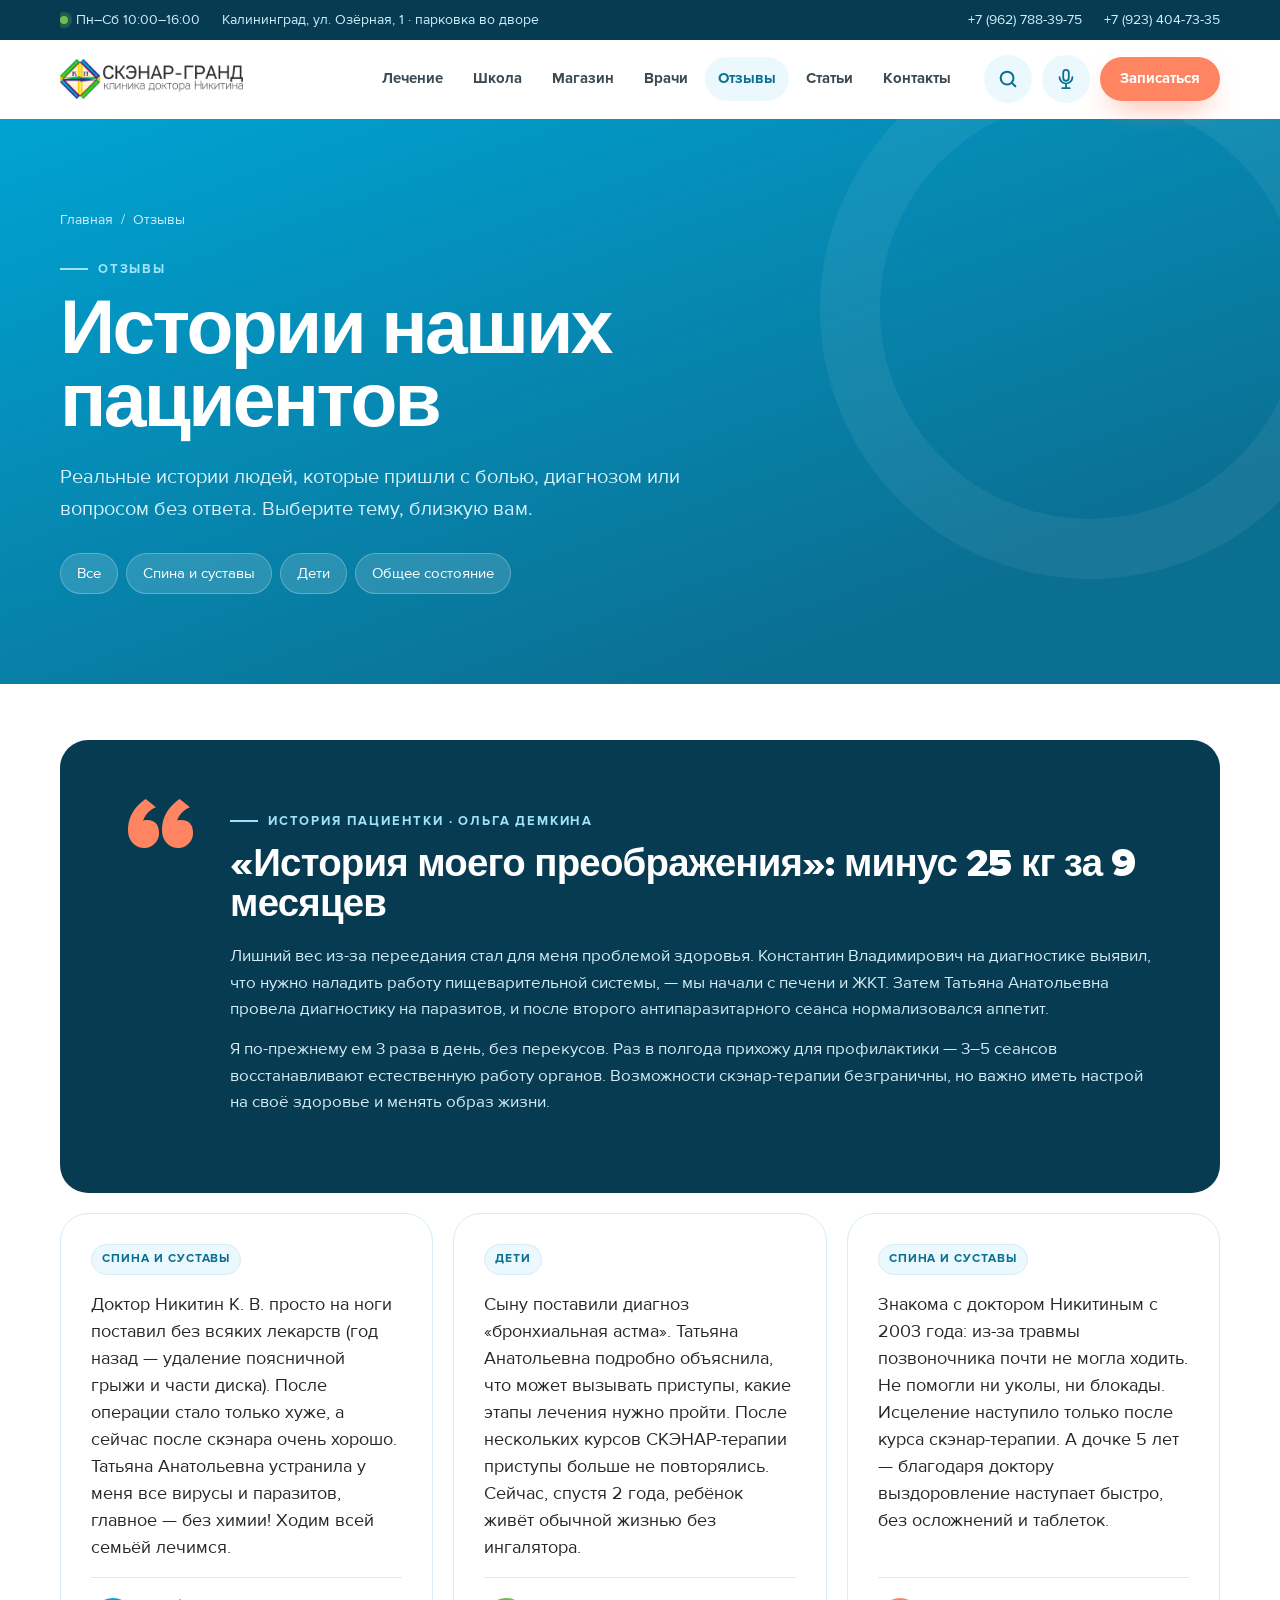
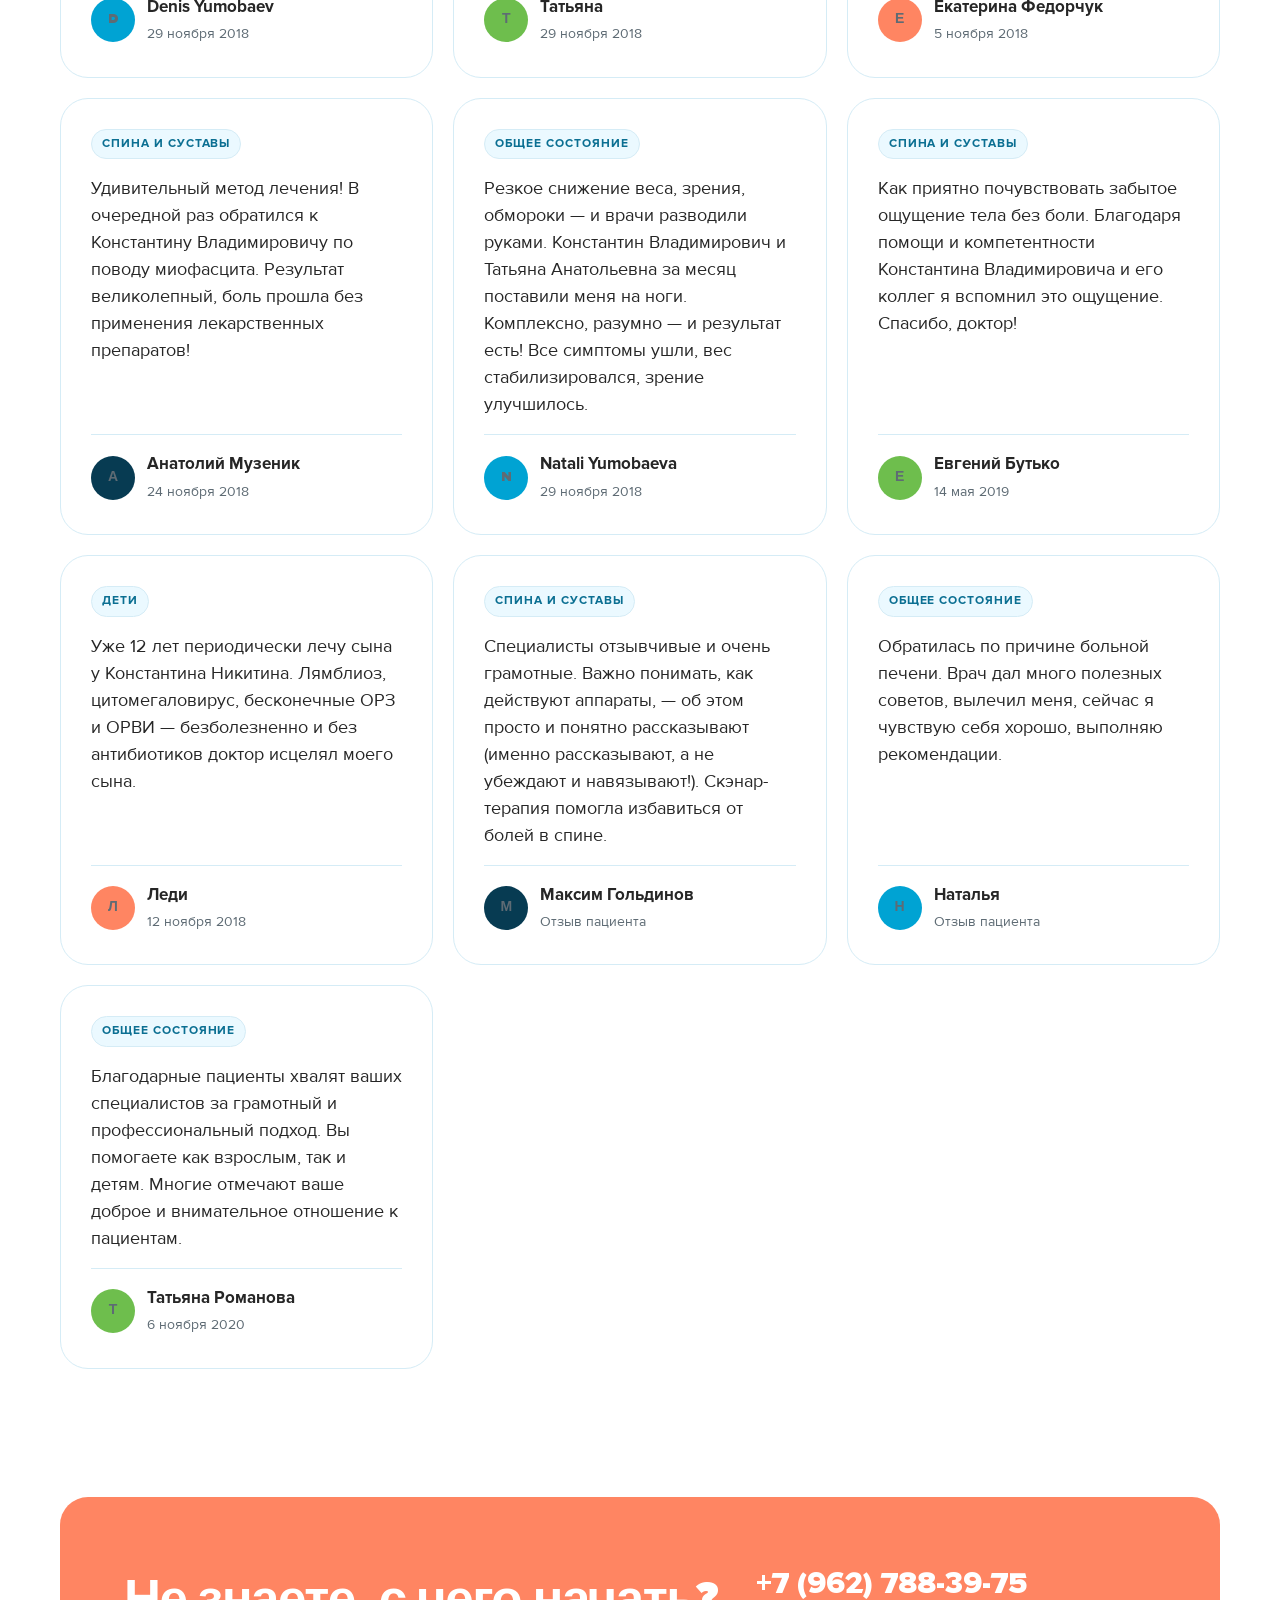
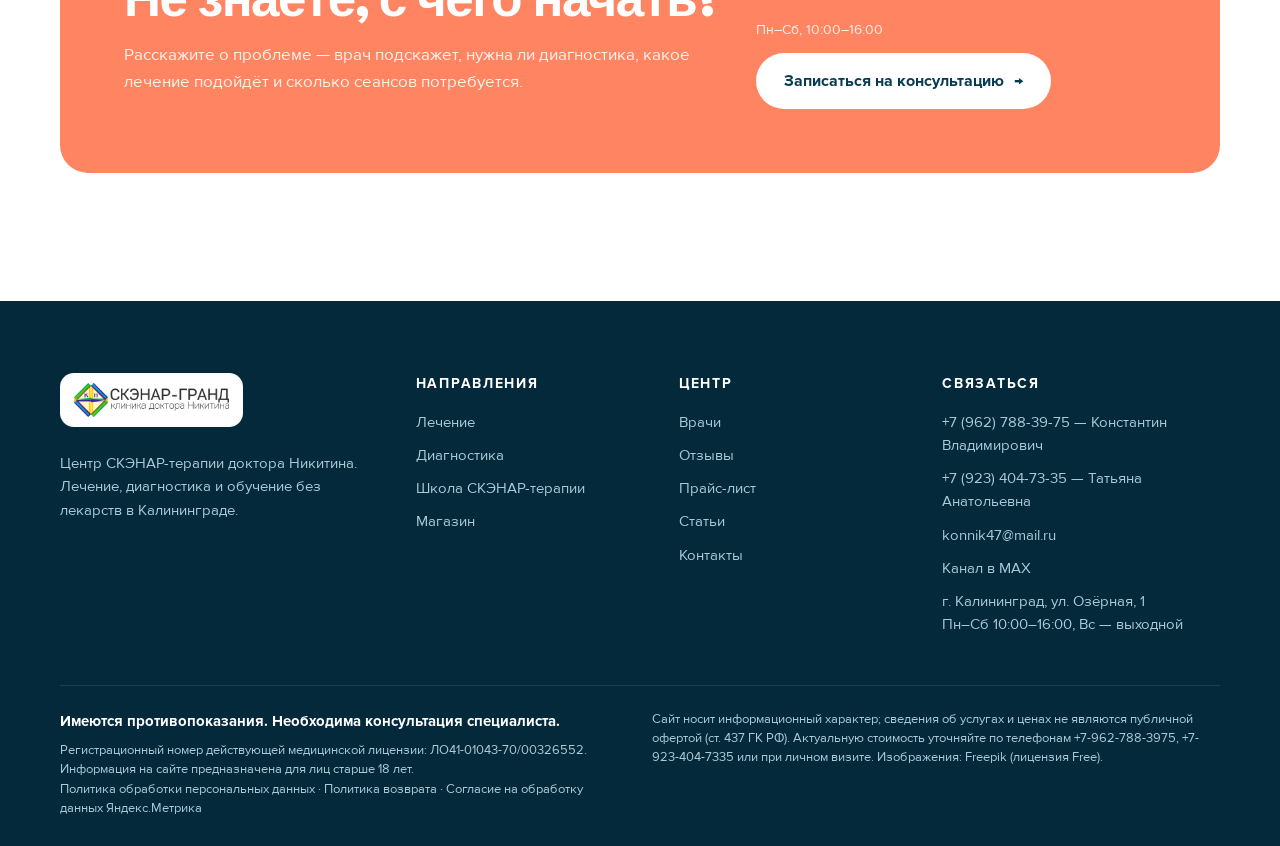
<file: otzyvy.html>
<!doctype html>
<html lang="ru">
<head>
<meta charset="utf-8">
<meta name="viewport" content="width=device-width,initial-scale=1">
<title>Отзывы пациентов | Центр СКЭНАР-терапии доктора Никитина, Калининград</title>
<meta name="description" content="Истории лечения пациентов центра СКЭНАР-терапии в Калининграде.">
<link rel="icon" href="assets/img/logo.png">
<link rel="preload" href="assets/fonts/proximanova_black.woff" as="font" type="font/woff" crossorigin>
<link rel="stylesheet" href="assets/style.css">
</head>
<body>
<a class="sr" href="#main">Перейти к содержимому</a>
<div class="topbar"><div class="wrap">
  <div class="tb-left"><span><span class="dot"></span>Пн–Сб 10:00–16:00</span><span class="tb-hide">Калининград, ул. Озёрная, 1 · парковка во дворе</span></div>
  <div class="tb-left"><a href="tel:+79627883975">+7 (962) 788-39-75</a><a class="tb-hide" href="tel:+79234047335">+7 (923) 404-73-35</a></div>
</div></div>
<header class="header"><div class="wrap">
  <a class="logo" href="index.html" aria-label="СКЭНАР-ГРАНД — на главную"><img src="assets/img/logo.png" alt="СКЭНАР-ГРАНД · клиника доктора Никитина" width="183" height="40"></a>
  <nav class="nav" aria-label="Основное меню"><a href="uslugi.html">Лечение</a><a href="shkola.html">Школа</a><a href="magazin.html">Магазин</a><a href="o-nas.html">Врачи</a><a href="otzyvy.html" class="active">Отзывы</a><a href="stati.html">Статьи</a><a href="kontakty.html">Контакты</a></nav>
  <div class="h-actions">
    <button class="icon-btn" data-search aria-label="Поиск по сайту"><svg viewBox="0 0 24 24" fill="none" stroke="currentColor" stroke-width="2.2" stroke-linecap="round"><circle cx="11" cy="11" r="7"/><path d="m20 20-3.5-3.5"/></svg></button>
    <button class="icon-btn" data-voice aria-label="Голосовой поиск"><svg viewBox="0 0 24 24" fill="none" stroke="currentColor" stroke-width="2" stroke-linecap="round" stroke-linejoin="round"><rect x="9" y="2" width="6" height="12" rx="3"/><path d="M5 10a7 7 0 0 0 14 0M12 17v5M8 22h8"/></svg></button>
    <a class="btn btn-coral btn-sm" href="#" data-book>Записаться</a>
    <button class="icon-btn burger" data-menu aria-label="Открыть меню"><svg viewBox="0 0 24 24" fill="none" stroke="currentColor" stroke-width="2.2" stroke-linecap="round"><path d="M4 7h16M4 12h16M4 17h10"/></svg></button>
  </div>
</div></header>
<div class="drawer" id="drawer" aria-label="Меню">
  <div class="drawer-top"><a href="index.html" style="background:#fff;border-radius:12px;padding:8px 12px"><img src="assets/img/logo.png" alt="СКЭНАР-ГРАНД" style="height:30px"></a><button class="icon-btn" data-menu-close aria-label="Закрыть меню"><svg viewBox="0 0 24 24" fill="none" stroke="currentColor" stroke-width="2.2" stroke-linecap="round"><path d="M6 6l12 12M18 6 6 18"/></svg></button></div>
  <nav><a href="uslugi.html">Лечение<small>Лечение, диагностика, консультации</small></a><a href="shkola.html">Школа<small>Обучение для домашних пользователей</small></a><a href="magazin.html">Магазин<small>Аппараты, электроды, PDF-методики</small></a><a href="o-nas.html">Врачи<small>Никитины · с 2000 года</small></a><a href="otzyvy.html">Отзывы<small>Истории пациентов</small></a><a href="stati.html">Статьи<small>Простым языком о методах</small></a><a href="kontakty.html">Контакты<small>ул. Озёрная, 1</small></a></nav>
  <a class="btn btn-coral" href="#" data-book>Записаться на приём</a>
  <p style="margin-top:24px;color:#9FE3FA">+7 (962) 788-39-75 · Константин Владимирович<br>+7 (923) 404-73-35 · Татьяна Анатольевна</p>
</div>
<main id="main">
<section class="page-hero "><div class="wrap">
  <div class="crumbs"><a href="index.html">Главная</a><span>/</span><span>Отзывы</span></div>
  <span class="kicker on-dark">Отзывы</span>
  <h1 class="display" style="margin-top:16px">Истории наших пациентов</h1>
  <p class="lead">Реальные истории людей, которые пришли с болью, диагнозом или вопросом без ответа. Выберите тему, близкую вам.</p>
  <div class="chips" data-filter-group=".rev"><button class="chip on" data-f="all">Все</button><button class="chip" data-f="spina">Спина и суставы</button><button class="chip" data-f="deti">Дети</button><button class="chip" data-f="obshee">Общее состояние</button></div>
</div></section>
<section class="sec" style="padding-top:56px"><div class="wrap">
  <article class="big-quote rv"><span class="mark">“</span><div>
    <span class="kicker on-dark">История пациентки · Ольга Демкина</span>
    <h3 style="margin-top:14px">«История моего преображения»: минус 25 кг за 9 месяцев</h3>
    <p>Лишний вес из-за переедания стал для меня проблемой здоровья. Константин Владимирович на диагностике выявил, что нужно наладить работу пищеварительной системы, — мы начали с печени и ЖКТ. Затем Татьяна Анатольевна провела диагностику на паразитов, и после второго антипаразитарного сеанса нормализовался аппетит.</p>
    <p>Я по-прежнему ем 3 раза в день, без перекусов. Раз в полгода прихожу для профилактики — 3–5 сеансов восстанавливают естественную работу органов. Возможности скэнар-терапии безграничны, но важно иметь настрой на своё здоровье и менять образ жизни.</p>
  </div></article>
  <div class="products" style="grid-template-columns:repeat(auto-fill,minmax(320px,1fr));margin-top:20px"><article class="rev rv" data-cat="spina"><span class="topic">Спина и суставы</span><q>Доктор Никитин К. В. просто на ноги поставил без всяких лекарств (год назад — удаление поясничной грыжи и части диска). После операции стало только хуже, а сейчас после скэнара очень хорошо. Татьяна Анатольевна устранила у меня все вирусы и паразитов, главное — без химии! Ходим всей семьёй лечимся.</q>
  <div class="who"><span class="av" style="background:#00A3D3">D</span><div><b>Denis Yumobaev</b><span>29 ноября 2018</span></div></div></article><article class="rev rv" data-cat="deti"><span class="topic">Дети</span><q>Сыну поставили диагноз «бронхиальная астма». Татьяна Анатольевна подробно объяснила, что может вызывать приступы, какие этапы лечения нужно пройти. После нескольких курсов СКЭНАР-терапии приступы больше не повторялись. Сейчас, спустя 2 года, ребёнок живёт обычной жизнью без ингалятора.</q>
  <div class="who"><span class="av" style="background:#6EBE4D">Т</span><div><b>Татьяна</b><span>29 ноября 2018</span></div></div></article><article class="rev rv" data-cat="spina"><span class="topic">Спина и суставы</span><q>Знакома с доктором Никитиным с 2003 года: из-за травмы позвоночника почти не могла ходить. Не помогли ни уколы, ни блокады. Исцеление наступило только после курса скэнар-терапии. А дочке 5 лет — благодаря доктору выздоровление наступает быстро, без осложнений и таблеток.</q>
  <div class="who"><span class="av" style="background:#FF8562">Е</span><div><b>Екатерина Федорчук</b><span>5 ноября 2018</span></div></div></article><article class="rev rv" data-cat="spina"><span class="topic">Спина и суставы</span><q>Удивительный метод лечения! В очередной раз обратился к Константину Владимировичу по поводу миофасцита. Результат великолепный, боль прошла без применения лекарственных препаратов!</q>
  <div class="who"><span class="av" style="background:#073B52">А</span><div><b>Анатолий Музеник</b><span>24 ноября 2018</span></div></div></article><article class="rev rv" data-cat="obshee"><span class="topic">Общее состояние</span><q>Резкое снижение веса, зрения, обмороки — и врачи разводили руками. Константин Владимирович и Татьяна Анатольевна за месяц поставили меня на ноги. Комплексно, разумно — и результат есть! Все симптомы ушли, вес стабилизировался, зрение улучшилось.</q>
  <div class="who"><span class="av" style="background:#00A3D3">N</span><div><b>Natali Yumobaeva</b><span>29 ноября 2018</span></div></div></article><article class="rev rv" data-cat="spina"><span class="topic">Спина и суставы</span><q>Как приятно почувствовать забытое ощущение тела без боли. Благодаря помощи и компетентности Константина Владимировича и его коллег я вспомнил это ощущение. Спасибо, доктор!</q>
  <div class="who"><span class="av" style="background:#6EBE4D">Е</span><div><b>Евгений Бутько</b><span>14 мая 2019</span></div></div></article><article class="rev rv" data-cat="deti"><span class="topic">Дети</span><q>Уже 12 лет периодически лечу сына у Константина Никитина. Лямблиоз, цитомегаловирус, бесконечные ОРЗ и ОРВИ — безболезненно и без антибиотиков доктор исцелял моего сына.</q>
  <div class="who"><span class="av" style="background:#FF8562">Л</span><div><b>Леди</b><span>12 ноября 2018</span></div></div></article><article class="rev rv" data-cat="spina"><span class="topic">Спина и суставы</span><q>Специалисты отзывчивые и очень грамотные. Важно понимать, как действуют аппараты, — об этом просто и понятно рассказывают (именно рассказывают, а не убеждают и навязывают!). Скэнар-терапия помогла избавиться от болей в спине.</q>
  <div class="who"><span class="av" style="background:#073B52">М</span><div><b>Максим Гольдинов</b><span>Отзыв пациента</span></div></div></article><article class="rev rv" data-cat="obshee"><span class="topic">Общее состояние</span><q>Обратилась по причине больной печени. Врач дал много полезных советов, вылечил меня, сейчас я чувствую себя хорошо, выполняю рекомендации.</q>
  <div class="who"><span class="av" style="background:#00A3D3">Н</span><div><b>Наталья</b><span>Отзыв пациента</span></div></div></article><article class="rev rv" data-cat="obshee"><span class="topic">Общее состояние</span><q>Благодарные пациенты хвалят ваших специалистов за грамотный и профессиональный подход. Вы помогаете как взрослым, так и детям. Многие отмечают ваше доброе и внимательное отношение к пациентам.</q>
  <div class="who"><span class="av" style="background:#6EBE4D">Т</span><div><b>Татьяна Романова</b><span>6 ноября 2020</span></div></div></article></div>
</div></section>
<section class="sec" style="padding-top:0"><div class="wrap"><div class="cta rv">
  <div><h2>Не знаете, с чего начать?</h2><p>Расскажите о проблеме — врач подскажет, нужна ли диагностика, какое лечение подойдёт и сколько сеансов потребуется.</p></div>
  <div class="acts"><a class="tel" href="tel:+79627883975">+7 (962) 788-39-75</a><small>Пн–Сб, 10:00–16:00</small><a class="btn btn-white" href="#" data-book>Записаться на консультацию <span class="arrow">→</span></a></div>
</div></div></section>
</main>
<footer class="footer"><div class="wrap">
  <div class="f-grid">
    <div>
      <a class="f-logo" href="index.html"><img src="assets/img/logo.png" alt="СКЭНАР-ГРАНД"></a>
      <p style="margin:18px 0 0;max-width:320px">Центр СКЭНАР-терапии доктора Никитина. Лечение, диагностика и обучение без лекарств в Калининграде.</p>
    </div>
    <div><h5>Направления</h5><ul>
      <li><a href="uslugi.html#lechenie">Лечение</a></li>
      <li><a href="uslugi.html#diagnostika">Диагностика</a></li>
      <li><a href="shkola.html">Школа СКЭНАР-терапии</a></li>
      <li><a href="magazin.html">Магазин</a></li>
    </ul></div>
    <div><h5>Центр</h5><ul>
      <li><a href="o-nas.html">Врачи</a></li>
      <li><a href="otzyvy.html">Отзывы</a></li>
      <li><a href="prajs-list.html">Прайс-лист</a></li>
      <li><a href="stati.html">Статьи</a></li>
      <li><a href="kontakty.html">Контакты</a></li>
    </ul></div>
    <div><h5>Связаться</h5><ul>
      <li><a href="tel:+79627883975">+7 (962) 788-39-75</a> — Константин Владимирович</li>
      <li><a href="tel:+79234047335">+7 (923) 404-73-35</a> — Татьяна Анатольевна</li>
      <li><a href="mailto:konnik47@mail.ru">konnik47@mail.ru</a></li>
      <li><a href="https://max.ru/channel_scenar_tnikitina" target="_blank" rel="noopener">Канал в MAX</a></li>
      <li>г. Калининград, ул. Озёрная, 1<br>Пн–Сб 10:00–16:00, Вс — выходной</li>
    </ul></div>
  </div>
  <div class="f-legal">
    <div>
      <span class="warn">Имеются противопоказания. Необходима консультация специалиста.</span><br>
      Регистрационный номер действующей медицинской лицензии: ЛО41-01043-70/00326552.<br>
      Информация на сайте предназначена для лиц старше 18 лет.<br>
      <a href="https://scenar-dok-s.ru/policy" target="_blank" rel="noopener">Политика обработки персональных данных</a> · <a href="politika-vozvrata.html">Политика возврата</a> · <a href="https://scenar-dok-s.ru/metrics" target="_blank" rel="noopener">Согласие на обработку данных Яндекс.Метрика</a>
    </div>
    <div>Сайт носит информационный характер; сведения об услугах и ценах не являются публичной офертой (ст. 437 ГК РФ). Актуальную стоимость уточняйте по телефонам +7-962-788-3975, +7-923-404-7335 или при личном визите. Изображения: Freepik (лицензия Free).</div>
  </div>
</div></footer>

<div class="fab"><a class="btn btn-white" href="tel:+79627883975" style="box-shadow:var(--shadow)"><svg width="22" height="22" viewBox="0 0 24 24" fill="none" stroke="currentColor" stroke-width="2" stroke-linecap="round" stroke-linejoin="round"><path d="M22 16.9v3a2 2 0 0 1-2.2 2 19.8 19.8 0 0 1-8.6-3.1 19.5 19.5 0 0 1-6-6A19.8 19.8 0 0 1 2.1 4.2 2 2 0 0 1 4.1 2h3a2 2 0 0 1 2 1.7c.1.9.4 1.8.7 2.7a2 2 0 0 1-.5 2.1L8 9.8a16 16 0 0 0 6 6l1.3-1.3a2 2 0 0 1 2.1-.5c.9.3 1.8.6 2.7.7a2 2 0 0 1 1.7 2z"/></svg> Позвонить</a><a class="btn btn-coral" href="#" data-book>Записаться</a></div>

<div class="search-ov" id="searchOv" role="dialog" aria-modal="true" aria-label="Поиск по сайту">
  <button class="icon-btn s-close" data-close-search aria-label="Закрыть поиск"><svg viewBox="0 0 24 24" fill="none" stroke="currentColor" stroke-width="2.2" stroke-linecap="round"><path d="M6 6l12 12M18 6 6 18"/></svg></button>
  <div class="search-box">
    <div class="vsearch">
      <span class="wave" aria-hidden="true"><i></i><i></i><i></i><i></i></span>
      <input id="sInput" type="search" placeholder="Что беспокоит? Например: болит спина" aria-label="Поисковый запрос" autocomplete="off">
      <button class="mic" data-voice aria-label="Сказать голосом"><svg viewBox="0 0 24 24" fill="none" stroke="currentColor" stroke-width="2" stroke-linecap="round" stroke-linejoin="round"><rect x="9" y="2" width="6" height="12" rx="3"/><path d="M5 10a7 7 0 0 0 14 0M12 17v5M8 22h8"/></svg></button>
    </div>
    <div class="s-status" id="sStatus" aria-live="polite">Скажите или напишите, что беспокоит — подскажем услугу, врача, статью или товар.</div>
    <div class="chips dark">
      <button class="chip" data-search="болит спина">Болит спина</button>
      <button class="chip" data-search="кашель у ребенка">Кашель у ребёнка</button>
      <button class="chip" data-search="паразиты">Паразиты</button>
      <button class="chip" data-search="бессонница">Бессонница</button>
      <button class="chip" data-search="купить аппарат">Купить аппарат</button>
      <button class="chip" data-search="обучение">Обучение</button>
    </div>
    <div class="s-results" id="sResults"></div>
  </div>
</div>

<div class="modal" id="bookModal" role="dialog" aria-modal="true" aria-labelledby="bookTitle">
  <div class="modal-box">
    <button class="icon-btn x" data-close-modal aria-label="Закрыть"><svg viewBox="0 0 24 24" fill="none" stroke="currentColor" stroke-width="2.2" stroke-linecap="round"><path d="M6 6l12 12M18 6 6 18"/></svg></button>
    <form class="form" novalidate>
  <div class="form-fields">
    <h3 id="bookTitle">Записаться на приём</h3>
    <p style="color:var(--muted);margin:0 0 18px">Перезвоним в рабочее время и подберём удобный день.</p>
    <div class="form" style="gap:12px">
      <div class="field"><label for="bookTitlen">Ваше имя *</label><input id="bookTitlen" name="name" required autocomplete="name"></div>
      <div class="field"><label for="bookTitlep">Телефон *</label><input id="bookTitlep" name="phone" type="tel" required placeholder="+7 (___) ___-__-__" autocomplete="tel"></div>
      <div class="field"><label for="bookTitles">Что вас интересует</label>
        <select id="bookTitles" name="topic">
          <option>Консультация врача</option><option>Лечение (СКЭНАР-терапия, Моникор)</option><option>Диагностика</option><option>Школа СКЭНАР-терапии</option><option>Покупка аппарата или электрода</option><option>Пока не знаю — нужен совет</option>
        </select></div>
      <div class="field"><label for="bookTitlem">Сообщение</label><textarea id="bookTitlem" name="msg" placeholder="Коротко опишите, что беспокоит"></textarea></div>
      <button class="btn btn-coral" type="submit">Отправить заявку <span class="arrow">→</span></button>
      <p class="consent">Нажимая кнопку «Отправить», я даю согласие на обработку персональных данных в соответствии с Федеральным законом от 27.07.2006 №152-ФЗ «О персональных данных».</p>
    </div>
  </div>
  <div class="form-ok"><div style="font-size:56px">✓</div><h3>Заявка отправлена</h3><p style="color:var(--muted)">Мы перезвоним в рабочее время: Пн–Сб, 10:00–16:00.</p></div>
</form>
  </div>
</div>
<script src="assets/app.js"></script>
</body>
</html>
</file>
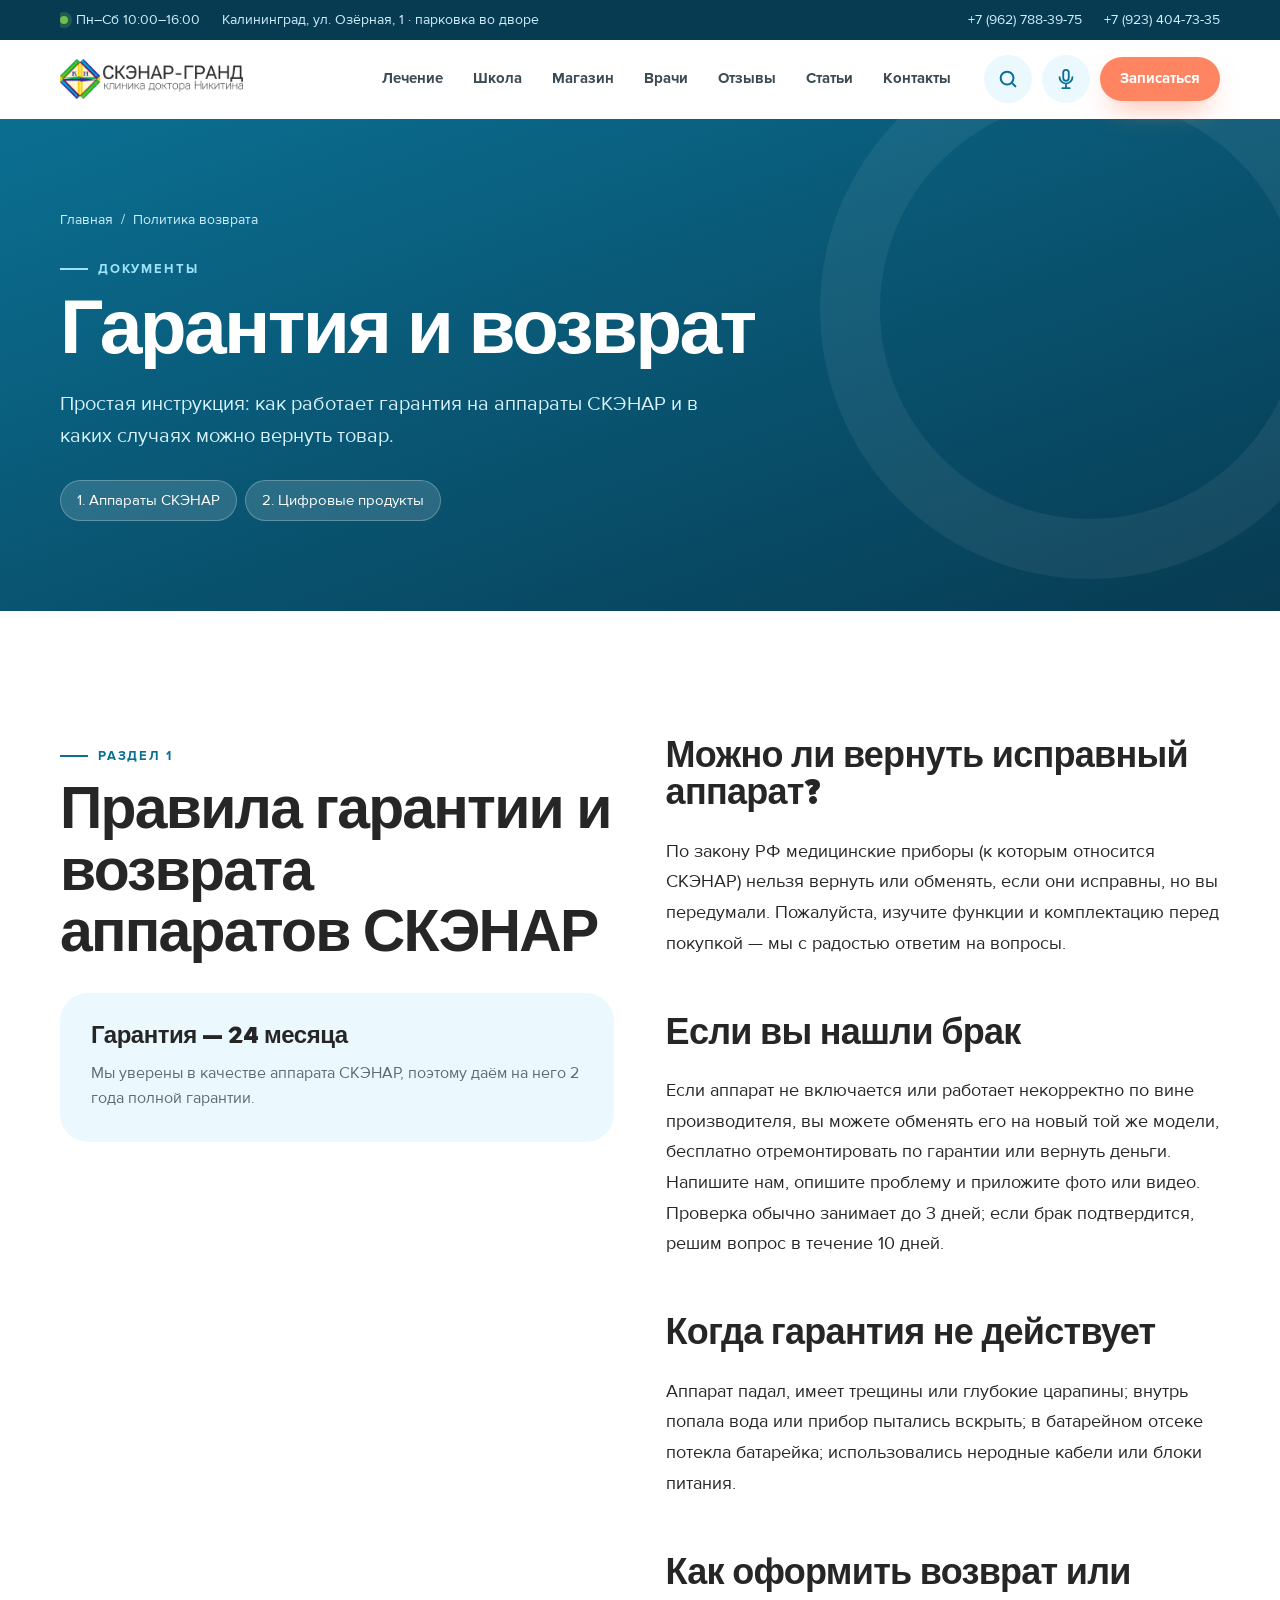
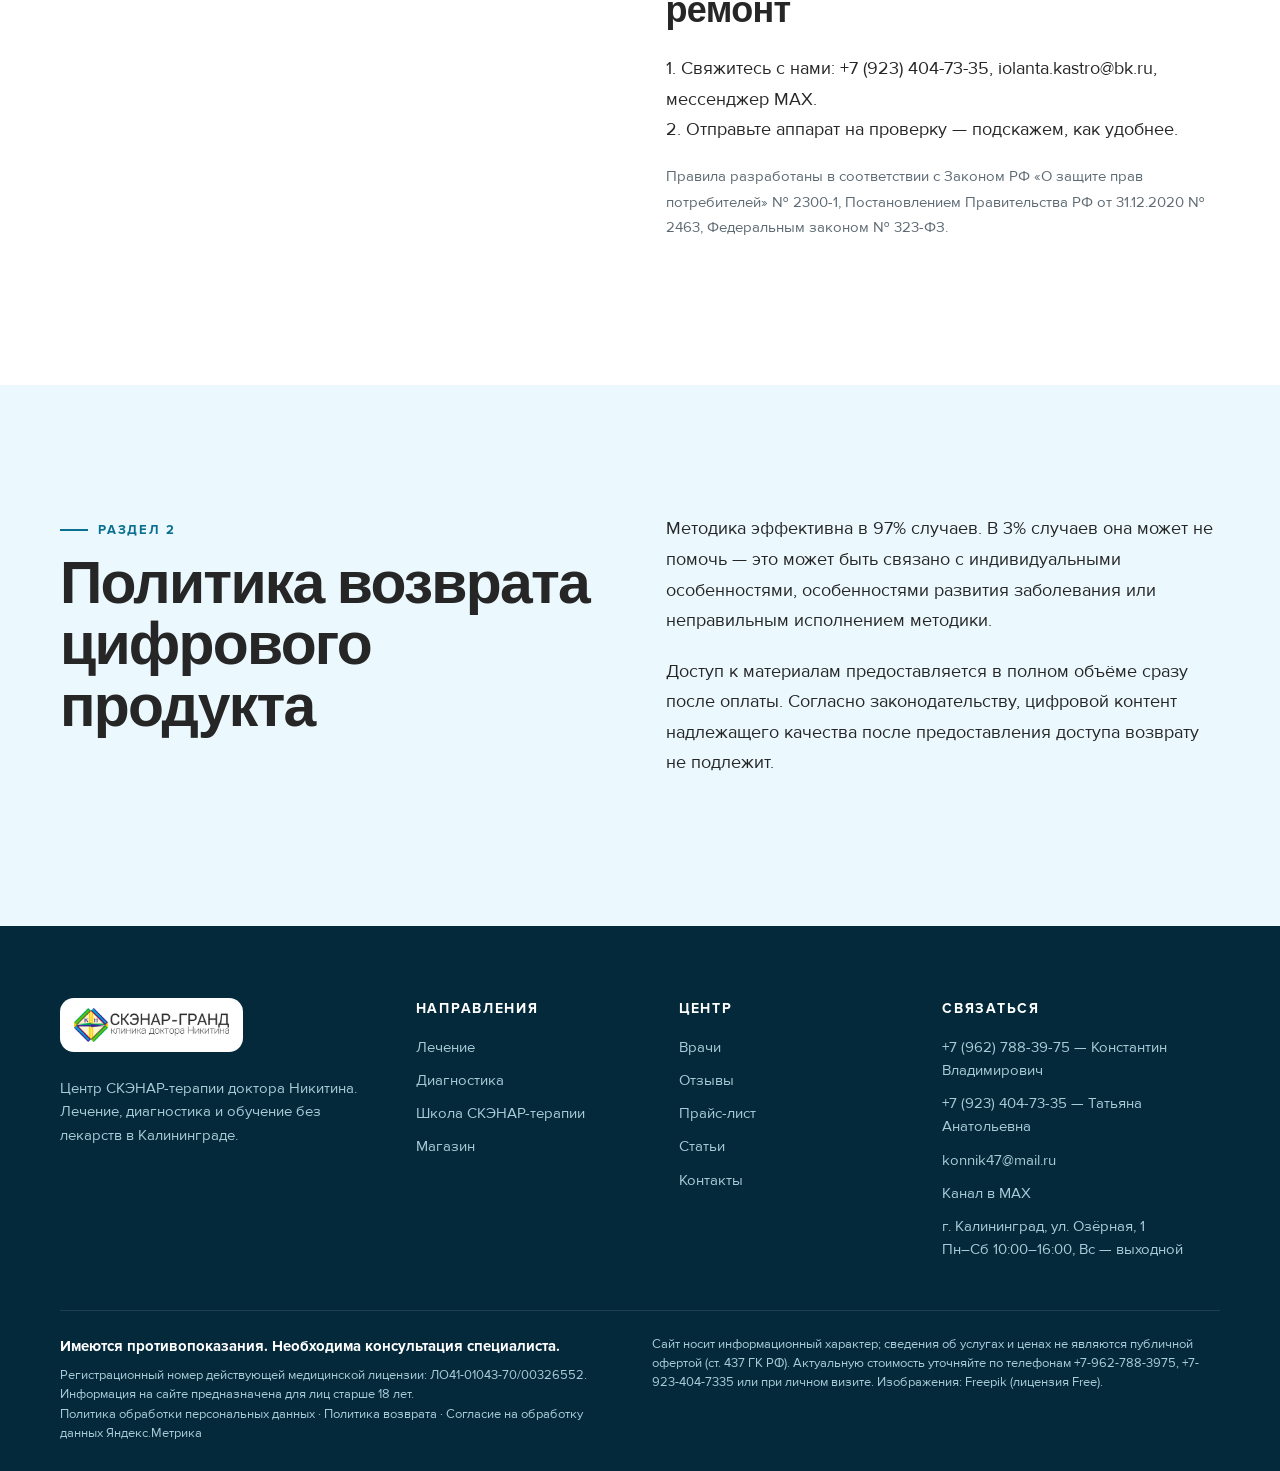
<file: politika-vozvrata.html>
<!doctype html>
<html lang="ru">
<head>
<meta charset="utf-8">
<meta name="viewport" content="width=device-width,initial-scale=1">
<title>Политика возврата | Центр СКЭНАР-терапии доктора Никитина</title>
<meta name="description" content="Гарантия 24 месяца на аппараты СКЭНАР, правила возврата.">
<link rel="icon" href="assets/img/logo.png">
<link rel="preload" href="assets/fonts/proximanova_black.woff" as="font" type="font/woff" crossorigin>
<link rel="stylesheet" href="assets/style.css">
</head>
<body>
<a class="sr" href="#main">Перейти к содержимому</a>
<div class="topbar"><div class="wrap">
  <div class="tb-left"><span><span class="dot"></span>Пн–Сб 10:00–16:00</span><span class="tb-hide">Калининград, ул. Озёрная, 1 · парковка во дворе</span></div>
  <div class="tb-left"><a href="tel:+79627883975">+7 (962) 788-39-75</a><a class="tb-hide" href="tel:+79234047335">+7 (923) 404-73-35</a></div>
</div></div>
<header class="header"><div class="wrap">
  <a class="logo" href="index.html" aria-label="СКЭНАР-ГРАНД — на главную"><img src="assets/img/logo.png" alt="СКЭНАР-ГРАНД · клиника доктора Никитина" width="183" height="40"></a>
  <nav class="nav" aria-label="Основное меню"><a href="uslugi.html">Лечение</a><a href="shkola.html">Школа</a><a href="magazin.html">Магазин</a><a href="o-nas.html">Врачи</a><a href="otzyvy.html">Отзывы</a><a href="stati.html">Статьи</a><a href="kontakty.html">Контакты</a></nav>
  <div class="h-actions">
    <button class="icon-btn" data-search aria-label="Поиск по сайту"><svg viewBox="0 0 24 24" fill="none" stroke="currentColor" stroke-width="2.2" stroke-linecap="round"><circle cx="11" cy="11" r="7"/><path d="m20 20-3.5-3.5"/></svg></button>
    <button class="icon-btn" data-voice aria-label="Голосовой поиск"><svg viewBox="0 0 24 24" fill="none" stroke="currentColor" stroke-width="2" stroke-linecap="round" stroke-linejoin="round"><rect x="9" y="2" width="6" height="12" rx="3"/><path d="M5 10a7 7 0 0 0 14 0M12 17v5M8 22h8"/></svg></button>
    <a class="btn btn-coral btn-sm" href="#" data-book>Записаться</a>
    <button class="icon-btn burger" data-menu aria-label="Открыть меню"><svg viewBox="0 0 24 24" fill="none" stroke="currentColor" stroke-width="2.2" stroke-linecap="round"><path d="M4 7h16M4 12h16M4 17h10"/></svg></button>
  </div>
</div></header>
<div class="drawer" id="drawer" aria-label="Меню">
  <div class="drawer-top"><a href="index.html" style="background:#fff;border-radius:12px;padding:8px 12px"><img src="assets/img/logo.png" alt="СКЭНАР-ГРАНД" style="height:30px"></a><button class="icon-btn" data-menu-close aria-label="Закрыть меню"><svg viewBox="0 0 24 24" fill="none" stroke="currentColor" stroke-width="2.2" stroke-linecap="round"><path d="M6 6l12 12M18 6 6 18"/></svg></button></div>
  <nav><a href="uslugi.html">Лечение<small>Лечение, диагностика, консультации</small></a><a href="shkola.html">Школа<small>Обучение для домашних пользователей</small></a><a href="magazin.html">Магазин<small>Аппараты, электроды, PDF-методики</small></a><a href="o-nas.html">Врачи<small>Никитины · с 2000 года</small></a><a href="otzyvy.html">Отзывы<small>Истории пациентов</small></a><a href="stati.html">Статьи<small>Простым языком о методах</small></a><a href="kontakty.html">Контакты<small>ул. Озёрная, 1</small></a></nav>
  <a class="btn btn-coral" href="#" data-book>Записаться на приём</a>
  <p style="margin-top:24px;color:#9FE3FA">+7 (962) 788-39-75 · Константин Владимирович<br>+7 (923) 404-73-35 · Татьяна Анатольевна</p>
</div>
<main id="main">
<section class="page-hero navy"><div class="wrap">
  <div class="crumbs"><a href="index.html">Главная</a><span>/</span><span>Политика возврата</span></div>
  <span class="kicker on-dark">Документы</span>
  <h1 class="display" style="margin-top:16px">Гарантия и возврат</h1>
  <p class="lead">Простая инструкция: как работает гарантия на аппараты СКЭНАР и в каких случаях можно вернуть товар.</p>
  <div class="chips"><a class="chip" href="#apparaty">1. Аппараты СКЭНАР</a><a class="chip" href="#pdf">2. Цифровые продукты</a></div>
</div></section>
<section class="sec" id="apparaty"><div class="wrap two">
  <div class="rv"><span class="kicker">Раздел 1</span><h2 class="h2" style="margin-top:14px">Правила гарантии и возврата аппаратов СКЭНАР</h2>
  <div class="svc hl" style="margin-top:28px"><div class="top"><h3>Гарантия — 24 месяца</h3></div><p>Мы уверены в качестве аппарата СКЭНАР, поэтому даём на него 2 года полной гарантии.</p></div></div>
  <div class="prose rv">
  <h2 style="margin-top:0">Можно ли вернуть исправный аппарат?</h2>
  <p>По закону РФ медицинские приборы (к которым относится СКЭНАР) нельзя вернуть или обменять, если они исправны, но вы передумали. Пожалуйста, изучите функции и комплектацию перед покупкой — мы с радостью ответим на вопросы.</p>
  <h2>Если вы нашли брак</h2>
  <p>Если аппарат не включается или работает некорректно по вине производителя, вы можете обменять его на новый той же модели, бесплатно отремонтировать по гарантии или вернуть деньги. Напишите нам, опишите проблему и приложите фото или видео. Проверка обычно занимает до 3 дней; если брак подтвердится, решим вопрос в течение 10 дней.</p>
  <h2>Когда гарантия не действует</h2>
  <p>Аппарат падал, имеет трещины или глубокие царапины; внутрь попала вода или прибор пытались вскрыть; в батарейном отсеке потекла батарейка; использовались неродные кабели или блоки питания.</p>
  <h2>Как оформить возврат или ремонт</h2>
  <p>1. Свяжитесь с нами: <a href="tel:+79234047335">+7 (923) 404-73-35</a>, iolanta.kastro@bk.ru, мессенджер MAX.<br>2. Отправьте аппарат на проверку — подскажем, как удобнее.</p>
  <p style="font-size:15px;color:var(--muted)">Правила разработаны в соответствии с Законом РФ «О защите прав потребителей» № 2300-1, Постановлением Правительства РФ от 31.12.2020 № 2463, Федеральным законом № 323-ФЗ.</p>
  </div>
</div></section>
<section class="sec" id="pdf" style="background:var(--sky)"><div class="wrap two">
  <div class="rv"><span class="kicker">Раздел 2</span><h2 class="h2" style="margin-top:14px">Политика возврата цифрового продукта</h2></div>
  <div class="prose rv"><p>Методика эффективна в 97% случаев. В 3% случаев она может не помочь — это может быть связано с индивидуальными особенностями, особенностями развития заболевания или неправильным исполнением методики.</p>
  <p>Доступ к материалам предоставляется в полном объёме сразу после оплаты. Согласно законодательству, цифровой контент надлежащего качества после предоставления доступа возврату не подлежит.</p></div>
</div></section></main>
<footer class="footer"><div class="wrap">
  <div class="f-grid">
    <div>
      <a class="f-logo" href="index.html"><img src="assets/img/logo.png" alt="СКЭНАР-ГРАНД"></a>
      <p style="margin:18px 0 0;max-width:320px">Центр СКЭНАР-терапии доктора Никитина. Лечение, диагностика и обучение без лекарств в Калининграде.</p>
    </div>
    <div><h5>Направления</h5><ul>
      <li><a href="uslugi.html#lechenie">Лечение</a></li>
      <li><a href="uslugi.html#diagnostika">Диагностика</a></li>
      <li><a href="shkola.html">Школа СКЭНАР-терапии</a></li>
      <li><a href="magazin.html">Магазин</a></li>
    </ul></div>
    <div><h5>Центр</h5><ul>
      <li><a href="o-nas.html">Врачи</a></li>
      <li><a href="otzyvy.html">Отзывы</a></li>
      <li><a href="prajs-list.html">Прайс-лист</a></li>
      <li><a href="stati.html">Статьи</a></li>
      <li><a href="kontakty.html">Контакты</a></li>
    </ul></div>
    <div><h5>Связаться</h5><ul>
      <li><a href="tel:+79627883975">+7 (962) 788-39-75</a> — Константин Владимирович</li>
      <li><a href="tel:+79234047335">+7 (923) 404-73-35</a> — Татьяна Анатольевна</li>
      <li><a href="mailto:konnik47@mail.ru">konnik47@mail.ru</a></li>
      <li><a href="https://max.ru/channel_scenar_tnikitina" target="_blank" rel="noopener">Канал в MAX</a></li>
      <li>г. Калининград, ул. Озёрная, 1<br>Пн–Сб 10:00–16:00, Вс — выходной</li>
    </ul></div>
  </div>
  <div class="f-legal">
    <div>
      <span class="warn">Имеются противопоказания. Необходима консультация специалиста.</span><br>
      Регистрационный номер действующей медицинской лицензии: ЛО41-01043-70/00326552.<br>
      Информация на сайте предназначена для лиц старше 18 лет.<br>
      <a href="https://scenar-dok-s.ru/policy" target="_blank" rel="noopener">Политика обработки персональных данных</a> · <a href="politika-vozvrata.html">Политика возврата</a> · <a href="https://scenar-dok-s.ru/metrics" target="_blank" rel="noopener">Согласие на обработку данных Яндекс.Метрика</a>
    </div>
    <div>Сайт носит информационный характер; сведения об услугах и ценах не являются публичной офертой (ст. 437 ГК РФ). Актуальную стоимость уточняйте по телефонам +7-962-788-3975, +7-923-404-7335 или при личном визите. Изображения: Freepik (лицензия Free).</div>
  </div>
</div></footer>

<div class="fab"><a class="btn btn-white" href="tel:+79627883975" style="box-shadow:var(--shadow)"><svg width="22" height="22" viewBox="0 0 24 24" fill="none" stroke="currentColor" stroke-width="2" stroke-linecap="round" stroke-linejoin="round"><path d="M22 16.9v3a2 2 0 0 1-2.2 2 19.8 19.8 0 0 1-8.6-3.1 19.5 19.5 0 0 1-6-6A19.8 19.8 0 0 1 2.1 4.2 2 2 0 0 1 4.1 2h3a2 2 0 0 1 2 1.7c.1.9.4 1.8.7 2.7a2 2 0 0 1-.5 2.1L8 9.8a16 16 0 0 0 6 6l1.3-1.3a2 2 0 0 1 2.1-.5c.9.3 1.8.6 2.7.7a2 2 0 0 1 1.7 2z"/></svg> Позвонить</a><a class="btn btn-coral" href="#" data-book>Записаться</a></div>

<div class="search-ov" id="searchOv" role="dialog" aria-modal="true" aria-label="Поиск по сайту">
  <button class="icon-btn s-close" data-close-search aria-label="Закрыть поиск"><svg viewBox="0 0 24 24" fill="none" stroke="currentColor" stroke-width="2.2" stroke-linecap="round"><path d="M6 6l12 12M18 6 6 18"/></svg></button>
  <div class="search-box">
    <div class="vsearch">
      <span class="wave" aria-hidden="true"><i></i><i></i><i></i><i></i></span>
      <input id="sInput" type="search" placeholder="Что беспокоит? Например: болит спина" aria-label="Поисковый запрос" autocomplete="off">
      <button class="mic" data-voice aria-label="Сказать голосом"><svg viewBox="0 0 24 24" fill="none" stroke="currentColor" stroke-width="2" stroke-linecap="round" stroke-linejoin="round"><rect x="9" y="2" width="6" height="12" rx="3"/><path d="M5 10a7 7 0 0 0 14 0M12 17v5M8 22h8"/></svg></button>
    </div>
    <div class="s-status" id="sStatus" aria-live="polite">Скажите или напишите, что беспокоит — подскажем услугу, врача, статью или товар.</div>
    <div class="chips dark">
      <button class="chip" data-search="болит спина">Болит спина</button>
      <button class="chip" data-search="кашель у ребенка">Кашель у ребёнка</button>
      <button class="chip" data-search="паразиты">Паразиты</button>
      <button class="chip" data-search="бессонница">Бессонница</button>
      <button class="chip" data-search="купить аппарат">Купить аппарат</button>
      <button class="chip" data-search="обучение">Обучение</button>
    </div>
    <div class="s-results" id="sResults"></div>
  </div>
</div>

<div class="modal" id="bookModal" role="dialog" aria-modal="true" aria-labelledby="bookTitle">
  <div class="modal-box">
    <button class="icon-btn x" data-close-modal aria-label="Закрыть"><svg viewBox="0 0 24 24" fill="none" stroke="currentColor" stroke-width="2.2" stroke-linecap="round"><path d="M6 6l12 12M18 6 6 18"/></svg></button>
    <form class="form" novalidate>
  <div class="form-fields">
    <h3 id="bookTitle">Записаться на приём</h3>
    <p style="color:var(--muted);margin:0 0 18px">Перезвоним в рабочее время и подберём удобный день.</p>
    <div class="form" style="gap:12px">
      <div class="field"><label for="bookTitlen">Ваше имя *</label><input id="bookTitlen" name="name" required autocomplete="name"></div>
      <div class="field"><label for="bookTitlep">Телефон *</label><input id="bookTitlep" name="phone" type="tel" required placeholder="+7 (___) ___-__-__" autocomplete="tel"></div>
      <div class="field"><label for="bookTitles">Что вас интересует</label>
        <select id="bookTitles" name="topic">
          <option>Консультация врача</option><option>Лечение (СКЭНАР-терапия, Моникор)</option><option>Диагностика</option><option>Школа СКЭНАР-терапии</option><option>Покупка аппарата или электрода</option><option>Пока не знаю — нужен совет</option>
        </select></div>
      <div class="field"><label for="bookTitlem">Сообщение</label><textarea id="bookTitlem" name="msg" placeholder="Коротко опишите, что беспокоит"></textarea></div>
      <button class="btn btn-coral" type="submit">Отправить заявку <span class="arrow">→</span></button>
      <p class="consent">Нажимая кнопку «Отправить», я даю согласие на обработку персональных данных в соответствии с Федеральным законом от 27.07.2006 №152-ФЗ «О персональных данных».</p>
    </div>
  </div>
  <div class="form-ok"><div style="font-size:56px">✓</div><h3>Заявка отправлена</h3><p style="color:var(--muted)">Мы перезвоним в рабочее время: Пн–Сб, 10:00–16:00.</p></div>
</form>
  </div>
</div>
<script src="assets/app.js"></script>
</body>
</html>
</file>
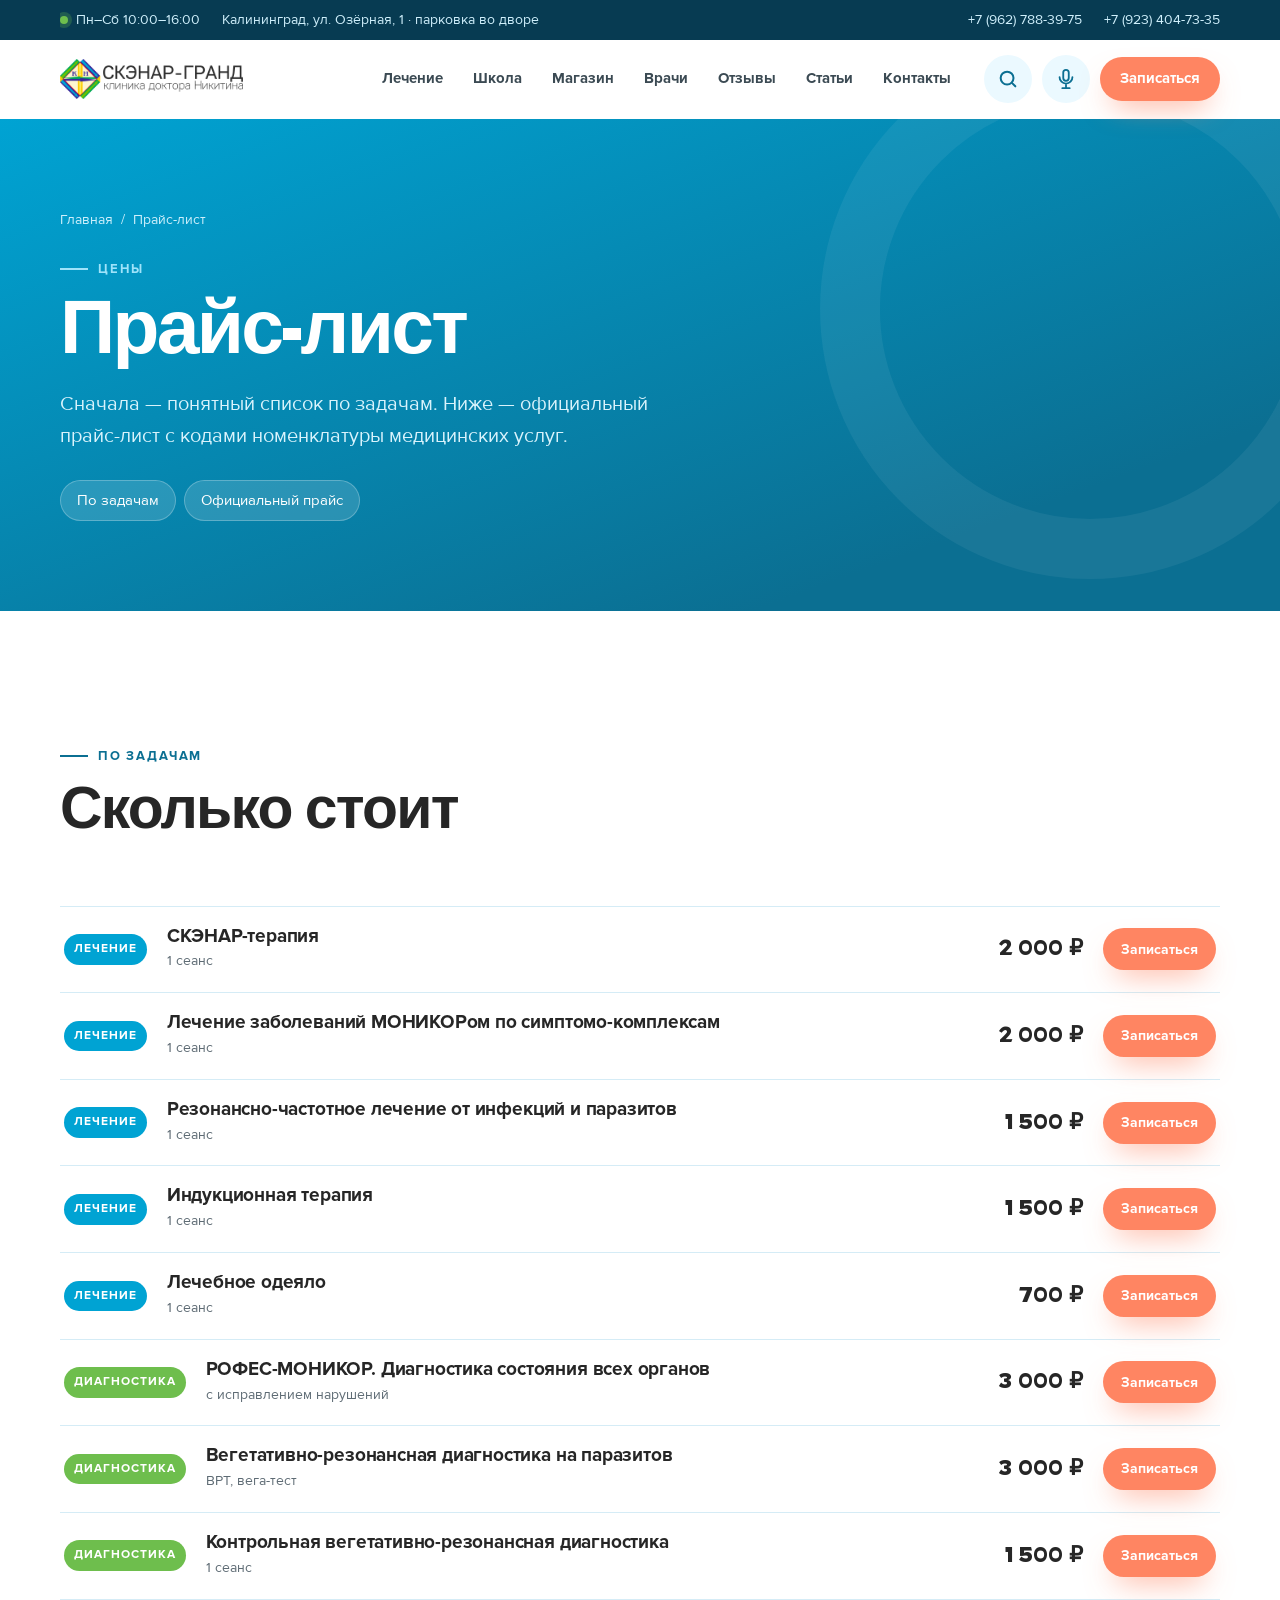
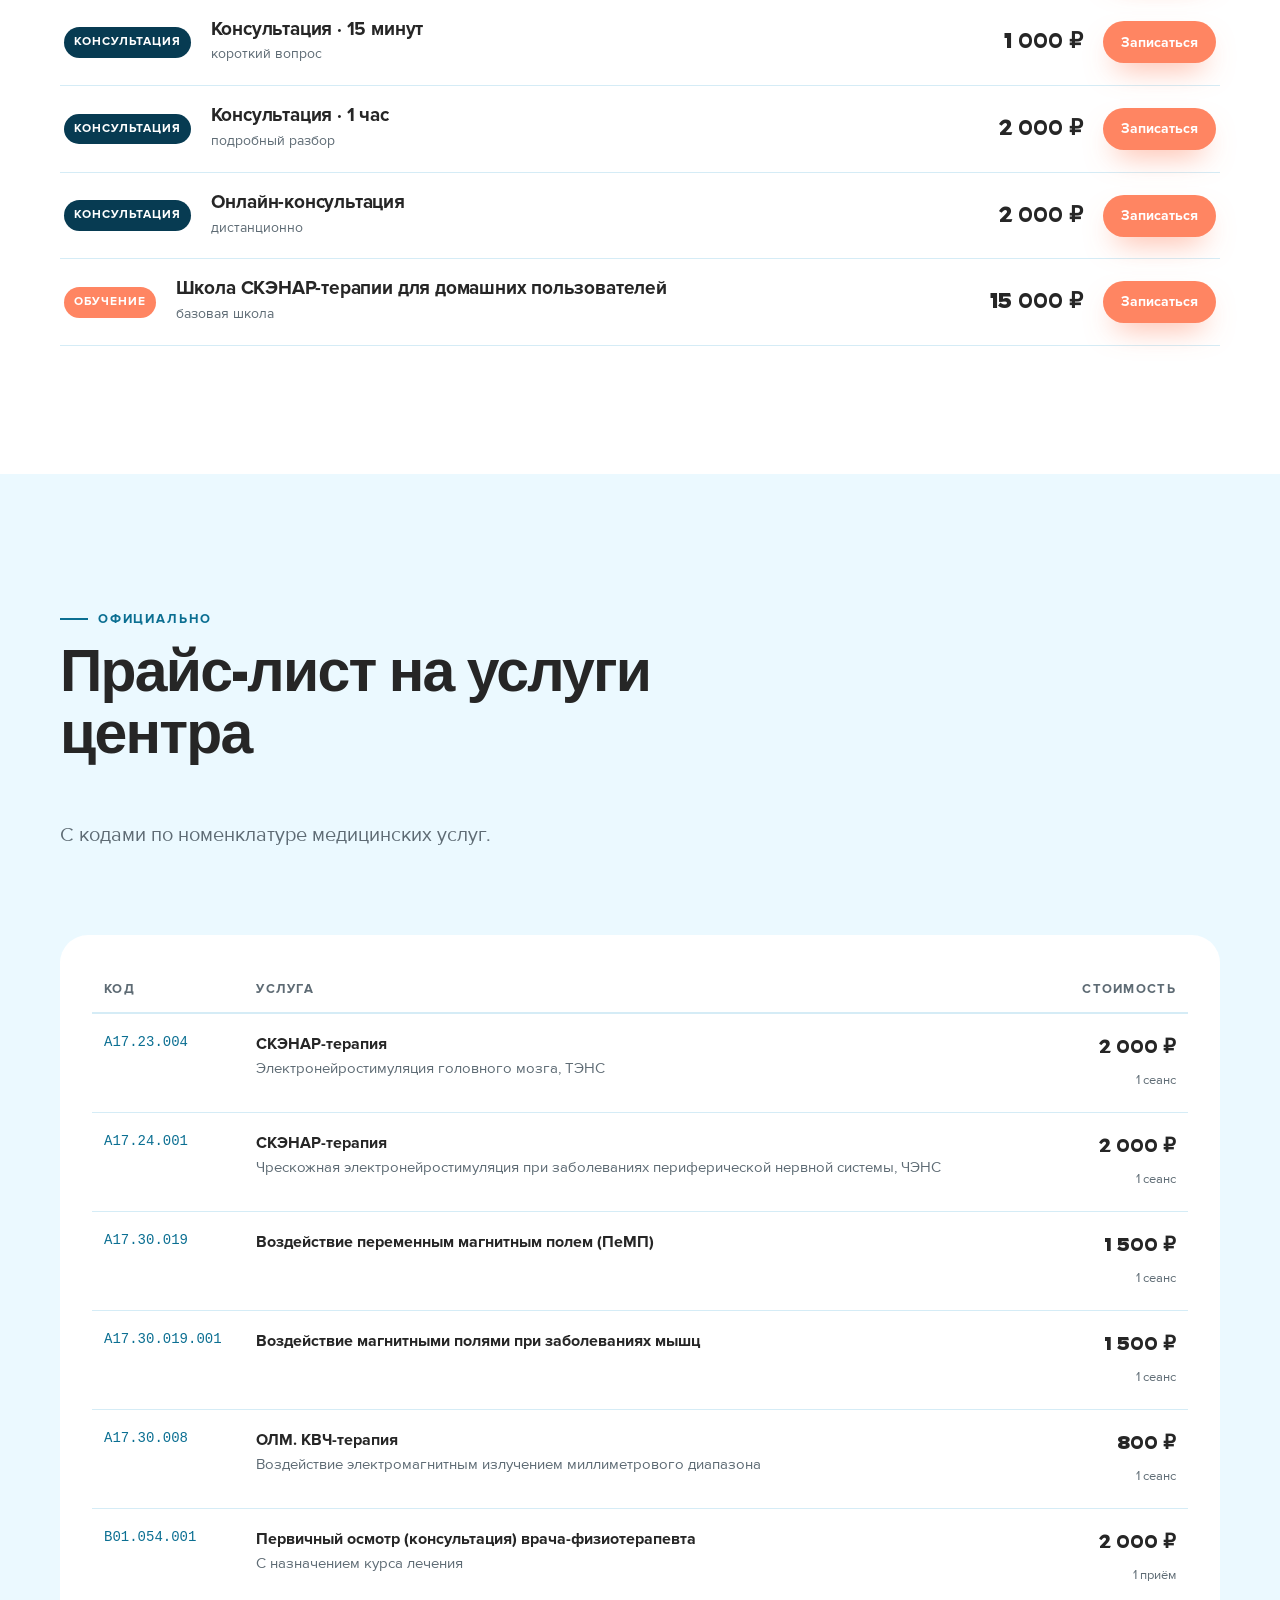
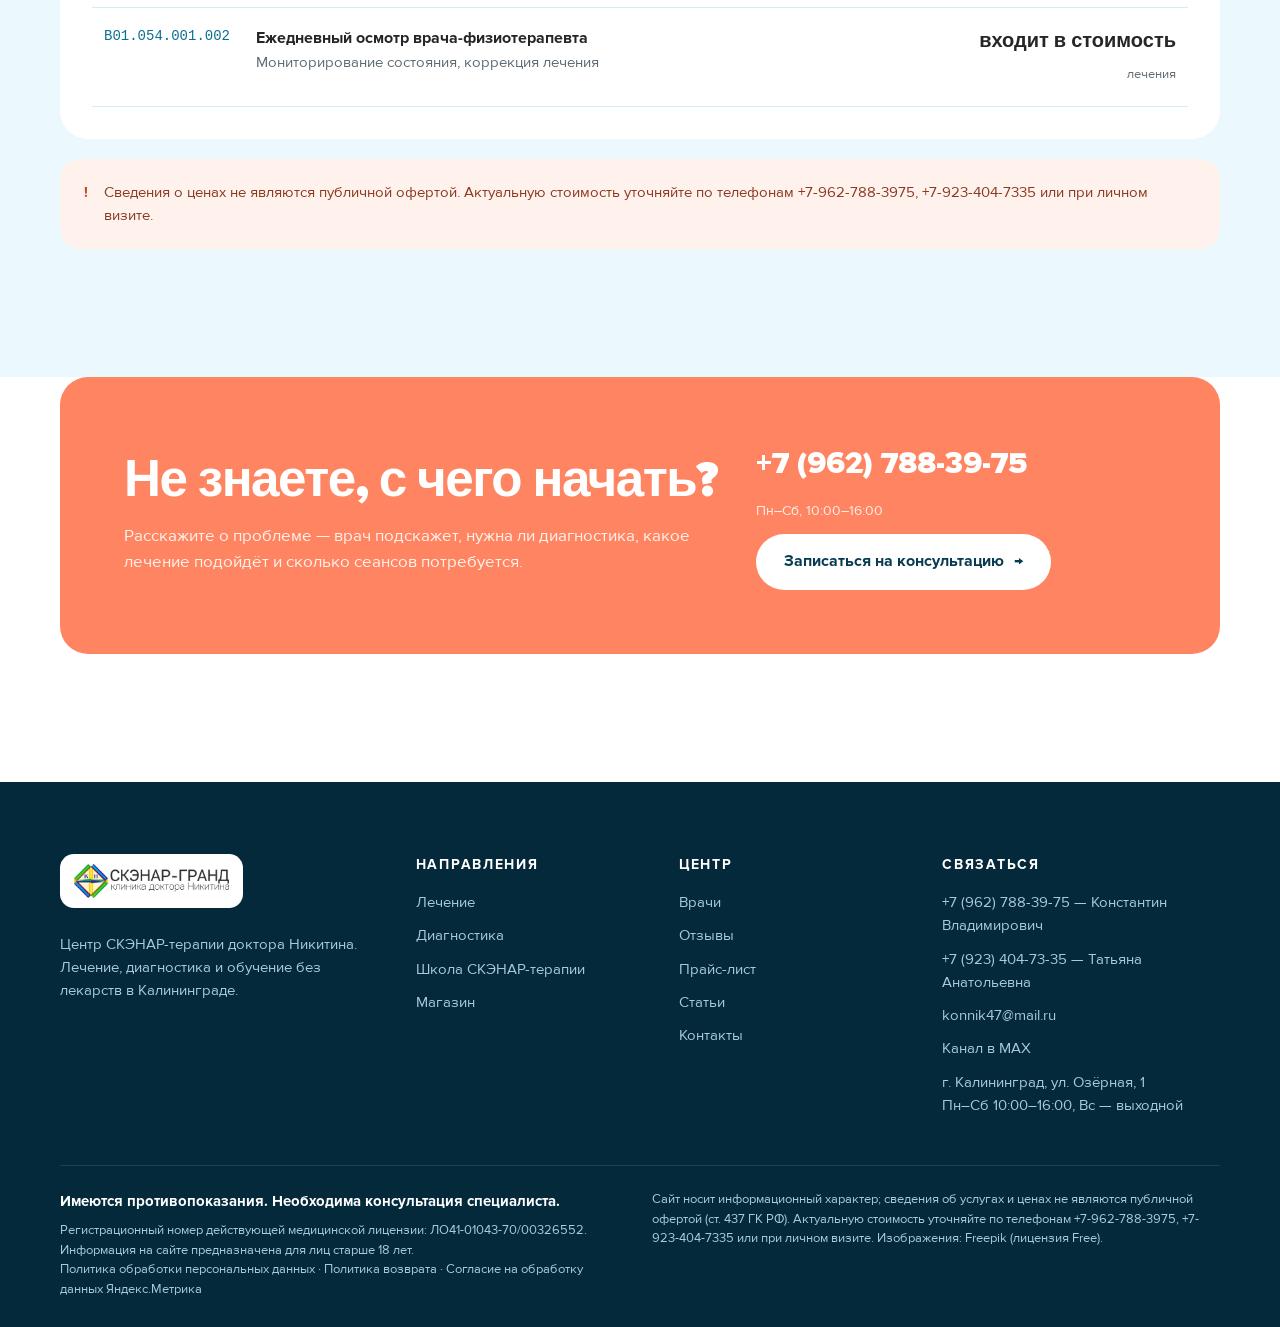
<file: prajs-list.html>
<!doctype html>
<html lang="ru">
<head>
<meta charset="utf-8">
<meta name="viewport" content="width=device-width,initial-scale=1">
<title>Прайс-лист: цены на СКЭНАР-терапию, ВРТ, Моникор | Центр доктора Никитина</title>
<meta name="description" content="Цены на услуги центра СКЭНАР-терапии в Калининграде.">
<link rel="icon" href="assets/img/logo.png">
<link rel="preload" href="assets/fonts/proximanova_black.woff" as="font" type="font/woff" crossorigin>
<link rel="stylesheet" href="assets/style.css">
</head>
<body>
<a class="sr" href="#main">Перейти к содержимому</a>
<div class="topbar"><div class="wrap">
  <div class="tb-left"><span><span class="dot"></span>Пн–Сб 10:00–16:00</span><span class="tb-hide">Калининград, ул. Озёрная, 1 · парковка во дворе</span></div>
  <div class="tb-left"><a href="tel:+79627883975">+7 (962) 788-39-75</a><a class="tb-hide" href="tel:+79234047335">+7 (923) 404-73-35</a></div>
</div></div>
<header class="header"><div class="wrap">
  <a class="logo" href="index.html" aria-label="СКЭНАР-ГРАНД — на главную"><img src="assets/img/logo.png" alt="СКЭНАР-ГРАНД · клиника доктора Никитина" width="183" height="40"></a>
  <nav class="nav" aria-label="Основное меню"><a href="uslugi.html">Лечение</a><a href="shkola.html">Школа</a><a href="magazin.html">Магазин</a><a href="o-nas.html">Врачи</a><a href="otzyvy.html">Отзывы</a><a href="stati.html">Статьи</a><a href="kontakty.html">Контакты</a></nav>
  <div class="h-actions">
    <button class="icon-btn" data-search aria-label="Поиск по сайту"><svg viewBox="0 0 24 24" fill="none" stroke="currentColor" stroke-width="2.2" stroke-linecap="round"><circle cx="11" cy="11" r="7"/><path d="m20 20-3.5-3.5"/></svg></button>
    <button class="icon-btn" data-voice aria-label="Голосовой поиск"><svg viewBox="0 0 24 24" fill="none" stroke="currentColor" stroke-width="2" stroke-linecap="round" stroke-linejoin="round"><rect x="9" y="2" width="6" height="12" rx="3"/><path d="M5 10a7 7 0 0 0 14 0M12 17v5M8 22h8"/></svg></button>
    <a class="btn btn-coral btn-sm" href="#" data-book>Записаться</a>
    <button class="icon-btn burger" data-menu aria-label="Открыть меню"><svg viewBox="0 0 24 24" fill="none" stroke="currentColor" stroke-width="2.2" stroke-linecap="round"><path d="M4 7h16M4 12h16M4 17h10"/></svg></button>
  </div>
</div></header>
<div class="drawer" id="drawer" aria-label="Меню">
  <div class="drawer-top"><a href="index.html" style="background:#fff;border-radius:12px;padding:8px 12px"><img src="assets/img/logo.png" alt="СКЭНАР-ГРАНД" style="height:30px"></a><button class="icon-btn" data-menu-close aria-label="Закрыть меню"><svg viewBox="0 0 24 24" fill="none" stroke="currentColor" stroke-width="2.2" stroke-linecap="round"><path d="M6 6l12 12M18 6 6 18"/></svg></button></div>
  <nav><a href="uslugi.html">Лечение<small>Лечение, диагностика, консультации</small></a><a href="shkola.html">Школа<small>Обучение для домашних пользователей</small></a><a href="magazin.html">Магазин<small>Аппараты, электроды, PDF-методики</small></a><a href="o-nas.html">Врачи<small>Никитины · с 2000 года</small></a><a href="otzyvy.html">Отзывы<small>Истории пациентов</small></a><a href="stati.html">Статьи<small>Простым языком о методах</small></a><a href="kontakty.html">Контакты<small>ул. Озёрная, 1</small></a></nav>
  <a class="btn btn-coral" href="#" data-book>Записаться на приём</a>
  <p style="margin-top:24px;color:#9FE3FA">+7 (962) 788-39-75 · Константин Владимирович<br>+7 (923) 404-73-35 · Татьяна Анатольевна</p>
</div>
<main id="main">
<section class="page-hero "><div class="wrap">
  <div class="crumbs"><a href="index.html">Главная</a><span>/</span><span>Прайс-лист</span></div>
  <span class="kicker on-dark">Цены</span>
  <h1 class="display" style="margin-top:16px">Прайс-лист</h1>
  <p class="lead">Сначала — понятный список по задачам. Ниже — официальный прайс-лист с кодами номенклатуры медицинских услуг.</p>
  <div class="chips"><a class="chip" href="#zadachi">По задачам</a><a class="chip" href="#oficialno">Официальный прайс</a></div>
</div></section>
<section class="sec" id="zadachi"><div class="wrap">
  <div class="sec-head rv"><div><span class="kicker">По задачам</span><h2 class="h2">Сколько стоит</h2></div></div>
  <div class="price-list rv"><div class="price-row"><span class="pill p-treat">Лечение</span><div><h4>СКЭНАР-терапия</h4><small>1 сеанс</small></div><span class="sum">2 000 ₽</span><a class="btn btn-coral" href="#" data-book="СКЭНАР-терапия">Записаться</a></div><div class="price-row"><span class="pill p-treat">Лечение</span><div><h4>Лечение заболеваний МОНИКОРом по симптомо-комплексам</h4><small>1 сеанс</small></div><span class="sum">2 000 ₽</span><a class="btn btn-coral" href="#" data-book="Лечение заболеваний МОНИКОРом по симптомо-комплексам">Записаться</a></div><div class="price-row"><span class="pill p-treat">Лечение</span><div><h4>Резонансно-частотное лечение от инфекций и паразитов</h4><small>1 сеанс</small></div><span class="sum">1 500 ₽</span><a class="btn btn-coral" href="#" data-book="Резонансно-частотное лечение от инфекций и паразитов">Записаться</a></div><div class="price-row"><span class="pill p-treat">Лечение</span><div><h4>Индукционная терапия</h4><small>1 сеанс</small></div><span class="sum">1 500 ₽</span><a class="btn btn-coral" href="#" data-book="Индукционная терапия">Записаться</a></div><div class="price-row"><span class="pill p-treat">Лечение</span><div><h4>Лечебное одеяло</h4><small>1 сеанс</small></div><span class="sum">700 ₽</span><a class="btn btn-coral" href="#" data-book="Лечебное одеяло">Записаться</a></div><div class="price-row"><span class="pill p-diag">Диагностика</span><div><h4>РОФЕС-МОНИКОР. Диагностика состояния всех органов</h4><small>с исправлением нарушений</small></div><span class="sum">3 000 ₽</span><a class="btn btn-coral" href="#" data-book="РОФЕС-МОНИКОР. Диагностика состояния всех органов">Записаться</a></div><div class="price-row"><span class="pill p-diag">Диагностика</span><div><h4>Вегетативно-резонансная диагностика на паразитов</h4><small>ВРТ, вега-тест</small></div><span class="sum">3 000 ₽</span><a class="btn btn-coral" href="#" data-book="Вегетативно-резонансная диагностика на паразитов">Записаться</a></div><div class="price-row"><span class="pill p-diag">Диагностика</span><div><h4>Контрольная вегетативно-резонансная диагностика</h4><small>1 сеанс</small></div><span class="sum">1 500 ₽</span><a class="btn btn-coral" href="#" data-book="Контрольная вегетативно-резонансная диагностика">Записаться</a></div><div class="price-row"><span class="pill p-cons">Консультация</span><div><h4>Консультация · 15 минут</h4><small>короткий вопрос</small></div><span class="sum">1 000 ₽</span><a class="btn btn-coral" href="#" data-book="Консультация · 15 минут">Записаться</a></div><div class="price-row"><span class="pill p-cons">Консультация</span><div><h4>Консультация · 1 час</h4><small>подробный разбор</small></div><span class="sum">2 000 ₽</span><a class="btn btn-coral" href="#" data-book="Консультация · 1 час">Записаться</a></div><div class="price-row"><span class="pill p-cons">Консультация</span><div><h4>Онлайн-консультация</h4><small>дистанционно</small></div><span class="sum">2 000 ₽</span><a class="btn btn-coral" href="#" data-book="Онлайн-консультация">Записаться</a></div><div class="price-row"><span class="pill p-school">Обучение</span><div><h4>Школа СКЭНАР-терапии для домашних пользователей</h4><small>базовая школа</small></div><span class="sum">15 000 ₽</span><a class="btn btn-coral" href="#" data-book="Школа СКЭНАР-терапии">Записаться</a></div></div>
</div></section>
<section class="sec" id="oficialno" style="background:var(--sky)"><div class="wrap">
  <div class="sec-head rv"><div><span class="kicker">Официально</span><h2 class="h2">Прайс-лист на услуги центра</h2></div><p class="lead" style="max-width:440px">С кодами по номенклатуре медицинских услуг.</p></div>
  <div class="rv" style="background:#fff;border-radius:var(--radius);padding:clamp(16px,3vw,32px)"><table class="table"><thead><tr><th>Код</th><th>Услуга</th><th style="text-align:right">Стоимость</th></tr></thead><tbody><tr><td class="code">A17.23.004</td><td><b>СКЭНАР-терапия</b><br><span style="color:var(--muted);font-size:15px">Электронейростимуляция головного мозга, ТЭНС</span></td><td class="sum">2 000 ₽<br><small style="font-weight:400;font-size:13px;color:var(--muted)">1 сеанс</small></td></tr><tr><td class="code">A17.24.001</td><td><b>СКЭНАР-терапия</b><br><span style="color:var(--muted);font-size:15px">Чрескожная электронейростимуляция при заболеваниях периферической нервной системы, ЧЭНС</span></td><td class="sum">2 000 ₽<br><small style="font-weight:400;font-size:13px;color:var(--muted)">1 сеанс</small></td></tr><tr><td class="code">A17.30.019</td><td><b>Воздействие переменным магнитным полем (ПеМП)</b></td><td class="sum">1 500 ₽<br><small style="font-weight:400;font-size:13px;color:var(--muted)">1 сеанс</small></td></tr><tr><td class="code">A17.30.019.001</td><td><b>Воздействие магнитными полями при заболеваниях мышц</b></td><td class="sum">1 500 ₽<br><small style="font-weight:400;font-size:13px;color:var(--muted)">1 сеанс</small></td></tr><tr><td class="code">A17.30.008</td><td><b>ОЛМ. КВЧ-терапия</b><br><span style="color:var(--muted);font-size:15px">Воздействие электромагнитным излучением миллиметрового диапазона</span></td><td class="sum">800 ₽<br><small style="font-weight:400;font-size:13px;color:var(--muted)">1 сеанс</small></td></tr><tr><td class="code">B01.054.001</td><td><b>Первичный осмотр (консультация) врача-физиотерапевта</b><br><span style="color:var(--muted);font-size:15px">С назначением курса лечения</span></td><td class="sum">2 000 ₽<br><small style="font-weight:400;font-size:13px;color:var(--muted)">1 приём</small></td></tr><tr><td class="code">B01.054.001.002</td><td><b>Ежедневный осмотр врача-физиотерапевта</b><br><span style="color:var(--muted);font-size:15px">Мониторирование состояния, коррекция лечения</span></td><td class="sum">входит в стоимость<br><small style="font-weight:400;font-size:13px;color:var(--muted)">лечения</small></td></tr></tbody></table></div>
  <div class="notice rv" style="margin-top:20px"><b>!</b><span>Сведения о ценах не являются публичной офертой. Актуальную стоимость уточняйте по телефонам +7-962-788-3975, +7-923-404-7335 или при личном визите.</span></div>
</div></section>
<section class="sec" style="padding-top:0"><div class="wrap"><div class="cta rv">
  <div><h2>Не знаете, с чего начать?</h2><p>Расскажите о проблеме — врач подскажет, нужна ли диагностика, какое лечение подойдёт и сколько сеансов потребуется.</p></div>
  <div class="acts"><a class="tel" href="tel:+79627883975">+7 (962) 788-39-75</a><small>Пн–Сб, 10:00–16:00</small><a class="btn btn-white" href="#" data-book>Записаться на консультацию <span class="arrow">→</span></a></div>
</div></div></section>
</main>
<footer class="footer"><div class="wrap">
  <div class="f-grid">
    <div>
      <a class="f-logo" href="index.html"><img src="assets/img/logo.png" alt="СКЭНАР-ГРАНД"></a>
      <p style="margin:18px 0 0;max-width:320px">Центр СКЭНАР-терапии доктора Никитина. Лечение, диагностика и обучение без лекарств в Калининграде.</p>
    </div>
    <div><h5>Направления</h5><ul>
      <li><a href="uslugi.html#lechenie">Лечение</a></li>
      <li><a href="uslugi.html#diagnostika">Диагностика</a></li>
      <li><a href="shkola.html">Школа СКЭНАР-терапии</a></li>
      <li><a href="magazin.html">Магазин</a></li>
    </ul></div>
    <div><h5>Центр</h5><ul>
      <li><a href="o-nas.html">Врачи</a></li>
      <li><a href="otzyvy.html">Отзывы</a></li>
      <li><a href="prajs-list.html">Прайс-лист</a></li>
      <li><a href="stati.html">Статьи</a></li>
      <li><a href="kontakty.html">Контакты</a></li>
    </ul></div>
    <div><h5>Связаться</h5><ul>
      <li><a href="tel:+79627883975">+7 (962) 788-39-75</a> — Константин Владимирович</li>
      <li><a href="tel:+79234047335">+7 (923) 404-73-35</a> — Татьяна Анатольевна</li>
      <li><a href="mailto:konnik47@mail.ru">konnik47@mail.ru</a></li>
      <li><a href="https://max.ru/channel_scenar_tnikitina" target="_blank" rel="noopener">Канал в MAX</a></li>
      <li>г. Калининград, ул. Озёрная, 1<br>Пн–Сб 10:00–16:00, Вс — выходной</li>
    </ul></div>
  </div>
  <div class="f-legal">
    <div>
      <span class="warn">Имеются противопоказания. Необходима консультация специалиста.</span><br>
      Регистрационный номер действующей медицинской лицензии: ЛО41-01043-70/00326552.<br>
      Информация на сайте предназначена для лиц старше 18 лет.<br>
      <a href="https://scenar-dok-s.ru/policy" target="_blank" rel="noopener">Политика обработки персональных данных</a> · <a href="politika-vozvrata.html">Политика возврата</a> · <a href="https://scenar-dok-s.ru/metrics" target="_blank" rel="noopener">Согласие на обработку данных Яндекс.Метрика</a>
    </div>
    <div>Сайт носит информационный характер; сведения об услугах и ценах не являются публичной офертой (ст. 437 ГК РФ). Актуальную стоимость уточняйте по телефонам +7-962-788-3975, +7-923-404-7335 или при личном визите. Изображения: Freepik (лицензия Free).</div>
  </div>
</div></footer>

<div class="fab"><a class="btn btn-white" href="tel:+79627883975" style="box-shadow:var(--shadow)"><svg width="22" height="22" viewBox="0 0 24 24" fill="none" stroke="currentColor" stroke-width="2" stroke-linecap="round" stroke-linejoin="round"><path d="M22 16.9v3a2 2 0 0 1-2.2 2 19.8 19.8 0 0 1-8.6-3.1 19.5 19.5 0 0 1-6-6A19.8 19.8 0 0 1 2.1 4.2 2 2 0 0 1 4.1 2h3a2 2 0 0 1 2 1.7c.1.9.4 1.8.7 2.7a2 2 0 0 1-.5 2.1L8 9.8a16 16 0 0 0 6 6l1.3-1.3a2 2 0 0 1 2.1-.5c.9.3 1.8.6 2.7.7a2 2 0 0 1 1.7 2z"/></svg> Позвонить</a><a class="btn btn-coral" href="#" data-book>Записаться</a></div>

<div class="search-ov" id="searchOv" role="dialog" aria-modal="true" aria-label="Поиск по сайту">
  <button class="icon-btn s-close" data-close-search aria-label="Закрыть поиск"><svg viewBox="0 0 24 24" fill="none" stroke="currentColor" stroke-width="2.2" stroke-linecap="round"><path d="M6 6l12 12M18 6 6 18"/></svg></button>
  <div class="search-box">
    <div class="vsearch">
      <span class="wave" aria-hidden="true"><i></i><i></i><i></i><i></i></span>
      <input id="sInput" type="search" placeholder="Что беспокоит? Например: болит спина" aria-label="Поисковый запрос" autocomplete="off">
      <button class="mic" data-voice aria-label="Сказать голосом"><svg viewBox="0 0 24 24" fill="none" stroke="currentColor" stroke-width="2" stroke-linecap="round" stroke-linejoin="round"><rect x="9" y="2" width="6" height="12" rx="3"/><path d="M5 10a7 7 0 0 0 14 0M12 17v5M8 22h8"/></svg></button>
    </div>
    <div class="s-status" id="sStatus" aria-live="polite">Скажите или напишите, что беспокоит — подскажем услугу, врача, статью или товар.</div>
    <div class="chips dark">
      <button class="chip" data-search="болит спина">Болит спина</button>
      <button class="chip" data-search="кашель у ребенка">Кашель у ребёнка</button>
      <button class="chip" data-search="паразиты">Паразиты</button>
      <button class="chip" data-search="бессонница">Бессонница</button>
      <button class="chip" data-search="купить аппарат">Купить аппарат</button>
      <button class="chip" data-search="обучение">Обучение</button>
    </div>
    <div class="s-results" id="sResults"></div>
  </div>
</div>

<div class="modal" id="bookModal" role="dialog" aria-modal="true" aria-labelledby="bookTitle">
  <div class="modal-box">
    <button class="icon-btn x" data-close-modal aria-label="Закрыть"><svg viewBox="0 0 24 24" fill="none" stroke="currentColor" stroke-width="2.2" stroke-linecap="round"><path d="M6 6l12 12M18 6 6 18"/></svg></button>
    <form class="form" novalidate>
  <div class="form-fields">
    <h3 id="bookTitle">Записаться на приём</h3>
    <p style="color:var(--muted);margin:0 0 18px">Перезвоним в рабочее время и подберём удобный день.</p>
    <div class="form" style="gap:12px">
      <div class="field"><label for="bookTitlen">Ваше имя *</label><input id="bookTitlen" name="name" required autocomplete="name"></div>
      <div class="field"><label for="bookTitlep">Телефон *</label><input id="bookTitlep" name="phone" type="tel" required placeholder="+7 (___) ___-__-__" autocomplete="tel"></div>
      <div class="field"><label for="bookTitles">Что вас интересует</label>
        <select id="bookTitles" name="topic">
          <option>Консультация врача</option><option>Лечение (СКЭНАР-терапия, Моникор)</option><option>Диагностика</option><option>Школа СКЭНАР-терапии</option><option>Покупка аппарата или электрода</option><option>Пока не знаю — нужен совет</option>
        </select></div>
      <div class="field"><label for="bookTitlem">Сообщение</label><textarea id="bookTitlem" name="msg" placeholder="Коротко опишите, что беспокоит"></textarea></div>
      <button class="btn btn-coral" type="submit">Отправить заявку <span class="arrow">→</span></button>
      <p class="consent">Нажимая кнопку «Отправить», я даю согласие на обработку персональных данных в соответствии с Федеральным законом от 27.07.2006 №152-ФЗ «О персональных данных».</p>
    </div>
  </div>
  <div class="form-ok"><div style="font-size:56px">✓</div><h3>Заявка отправлена</h3><p style="color:var(--muted)">Мы перезвоним в рабочее время: Пн–Сб, 10:00–16:00.</p></div>
</form>
  </div>
</div>
<script src="assets/app.js"></script>
</body>
</html>
</file>
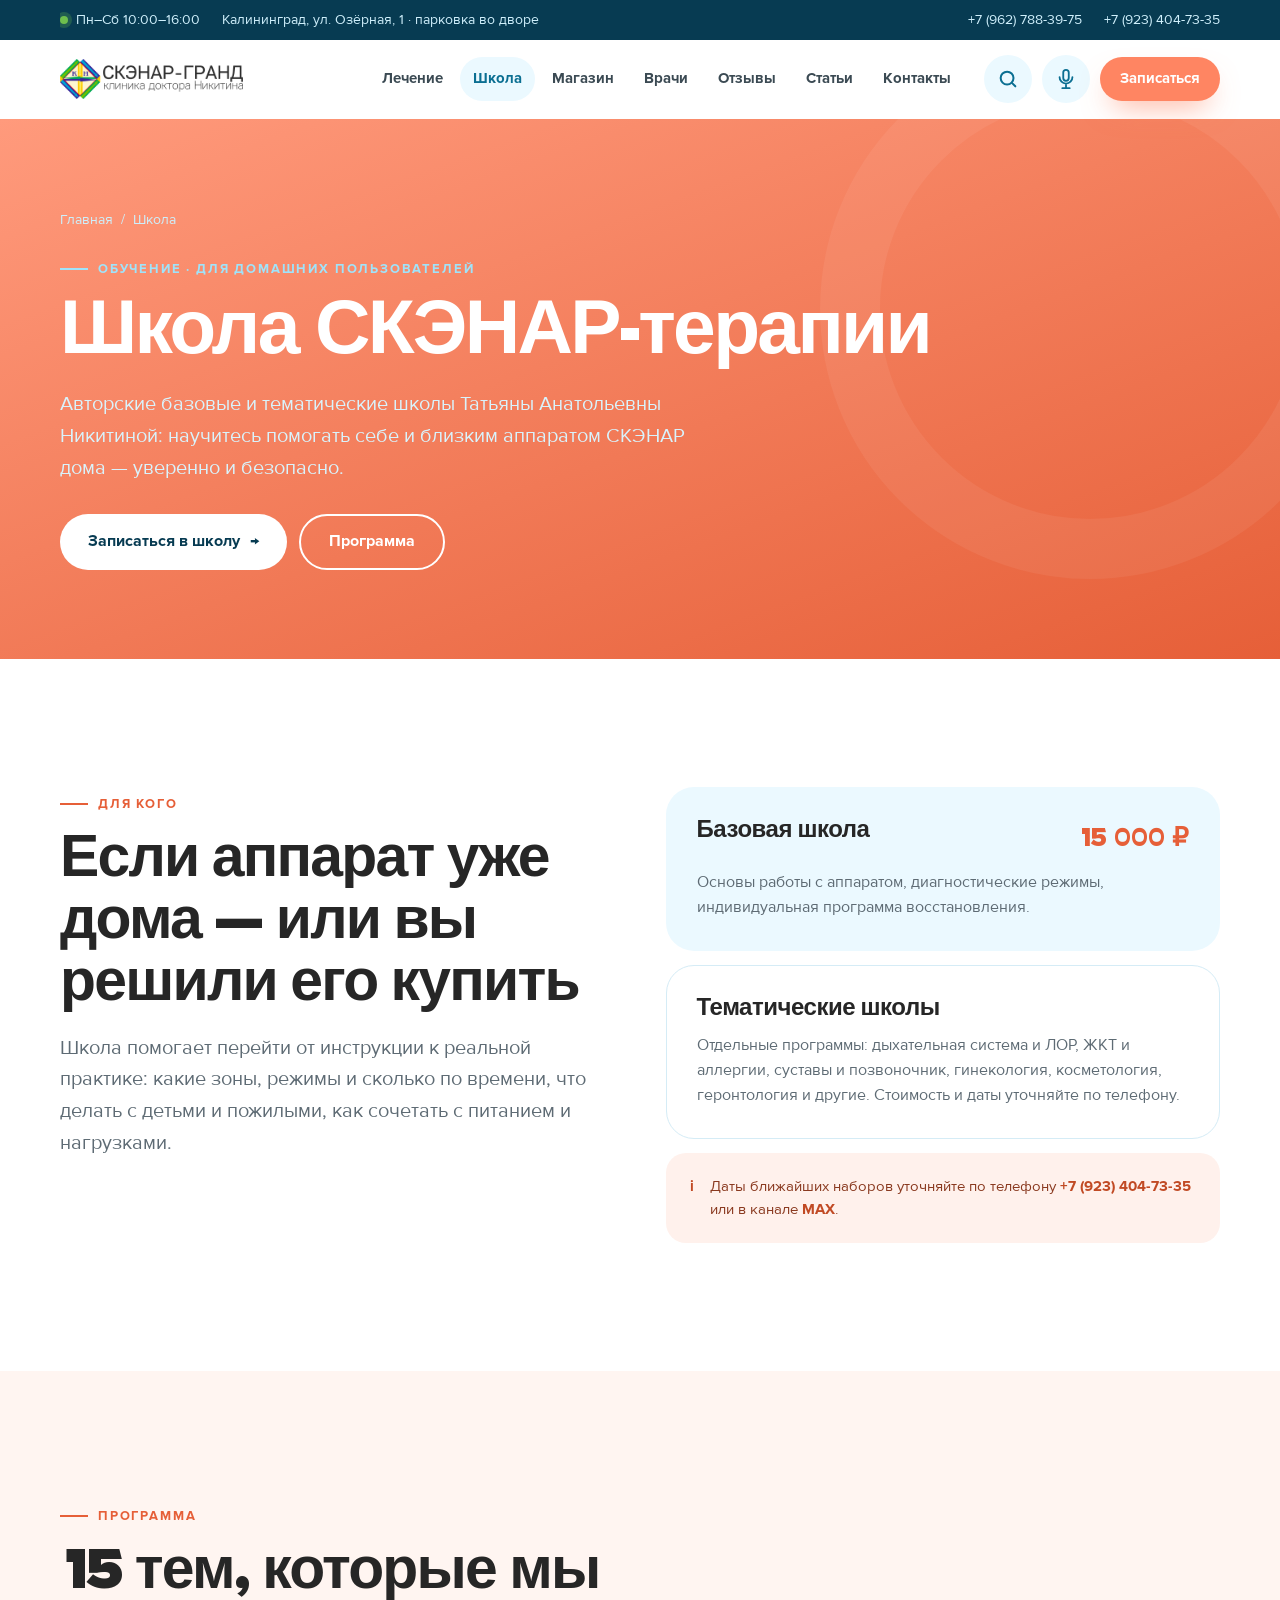
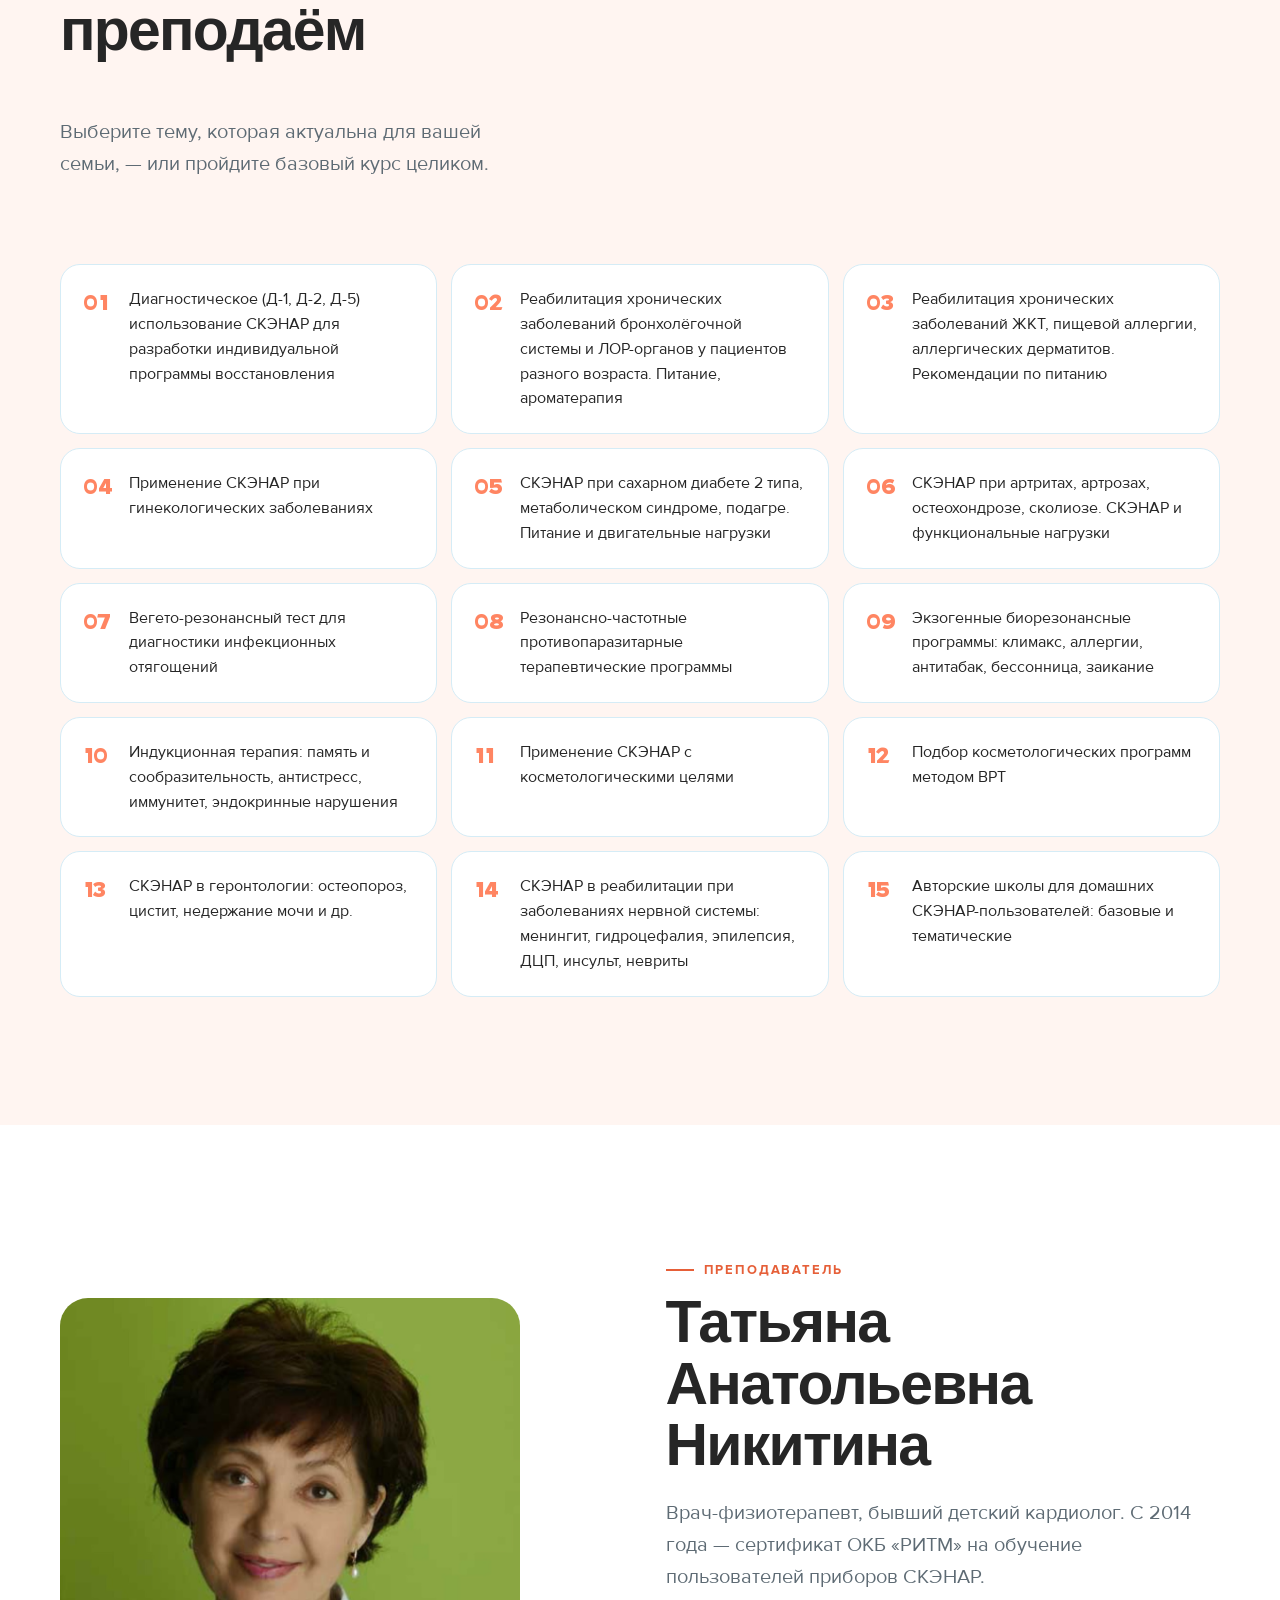
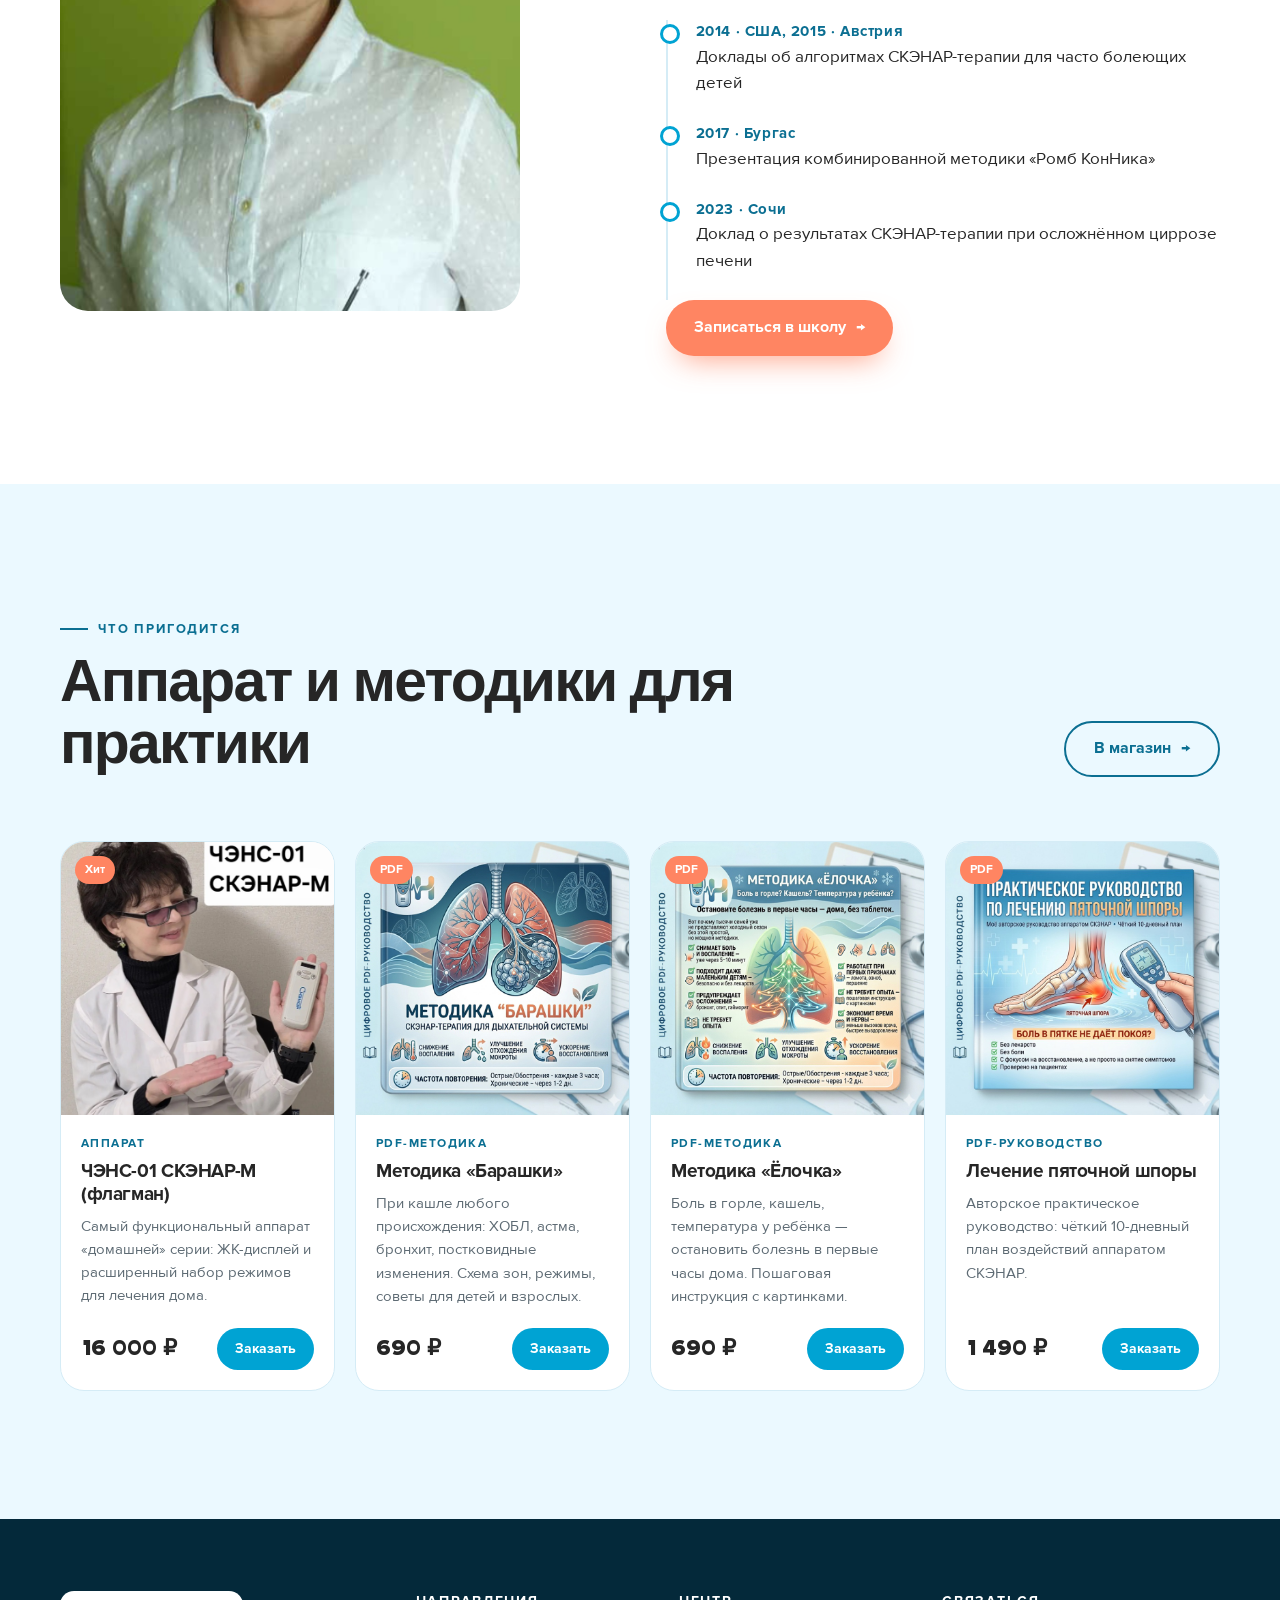
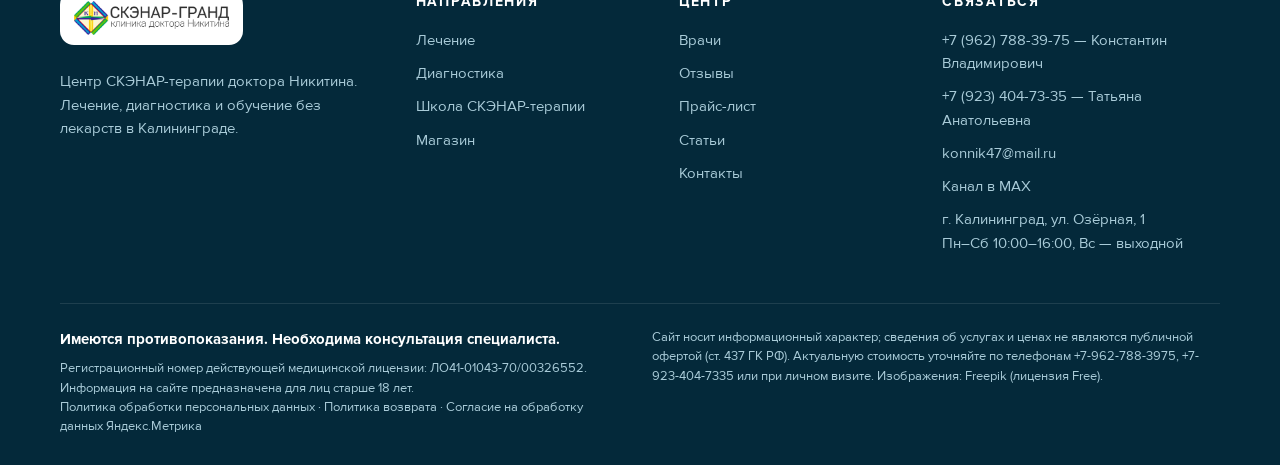
<file: shkola.html>
<!doctype html>
<html lang="ru">
<head>
<meta charset="utf-8">
<meta name="viewport" content="width=device-width,initial-scale=1">
<title>Школа СКЭНАР-терапии для домашних пользователей | Калининград</title>
<meta name="description" content="Базовые и тематические школы СКЭНАР-терапии от врача-физиотерапевта Т. А. Никитиной.">
<link rel="icon" href="assets/img/logo.png">
<link rel="preload" href="assets/fonts/proximanova_black.woff" as="font" type="font/woff" crossorigin>
<link rel="stylesheet" href="assets/style.css">
</head>
<body>
<a class="sr" href="#main">Перейти к содержимому</a>
<div class="topbar"><div class="wrap">
  <div class="tb-left"><span><span class="dot"></span>Пн–Сб 10:00–16:00</span><span class="tb-hide">Калининград, ул. Озёрная, 1 · парковка во дворе</span></div>
  <div class="tb-left"><a href="tel:+79627883975">+7 (962) 788-39-75</a><a class="tb-hide" href="tel:+79234047335">+7 (923) 404-73-35</a></div>
</div></div>
<header class="header"><div class="wrap">
  <a class="logo" href="index.html" aria-label="СКЭНАР-ГРАНД — на главную"><img src="assets/img/logo.png" alt="СКЭНАР-ГРАНД · клиника доктора Никитина" width="183" height="40"></a>
  <nav class="nav" aria-label="Основное меню"><a href="uslugi.html">Лечение</a><a href="shkola.html" class="active">Школа</a><a href="magazin.html">Магазин</a><a href="o-nas.html">Врачи</a><a href="otzyvy.html">Отзывы</a><a href="stati.html">Статьи</a><a href="kontakty.html">Контакты</a></nav>
  <div class="h-actions">
    <button class="icon-btn" data-search aria-label="Поиск по сайту"><svg viewBox="0 0 24 24" fill="none" stroke="currentColor" stroke-width="2.2" stroke-linecap="round"><circle cx="11" cy="11" r="7"/><path d="m20 20-3.5-3.5"/></svg></button>
    <button class="icon-btn" data-voice aria-label="Голосовой поиск"><svg viewBox="0 0 24 24" fill="none" stroke="currentColor" stroke-width="2" stroke-linecap="round" stroke-linejoin="round"><rect x="9" y="2" width="6" height="12" rx="3"/><path d="M5 10a7 7 0 0 0 14 0M12 17v5M8 22h8"/></svg></button>
    <a class="btn btn-coral btn-sm" href="#" data-book>Записаться</a>
    <button class="icon-btn burger" data-menu aria-label="Открыть меню"><svg viewBox="0 0 24 24" fill="none" stroke="currentColor" stroke-width="2.2" stroke-linecap="round"><path d="M4 7h16M4 12h16M4 17h10"/></svg></button>
  </div>
</div></header>
<div class="drawer" id="drawer" aria-label="Меню">
  <div class="drawer-top"><a href="index.html" style="background:#fff;border-radius:12px;padding:8px 12px"><img src="assets/img/logo.png" alt="СКЭНАР-ГРАНД" style="height:30px"></a><button class="icon-btn" data-menu-close aria-label="Закрыть меню"><svg viewBox="0 0 24 24" fill="none" stroke="currentColor" stroke-width="2.2" stroke-linecap="round"><path d="M6 6l12 12M18 6 6 18"/></svg></button></div>
  <nav><a href="uslugi.html">Лечение<small>Лечение, диагностика, консультации</small></a><a href="shkola.html">Школа<small>Обучение для домашних пользователей</small></a><a href="magazin.html">Магазин<small>Аппараты, электроды, PDF-методики</small></a><a href="o-nas.html">Врачи<small>Никитины · с 2000 года</small></a><a href="otzyvy.html">Отзывы<small>Истории пациентов</small></a><a href="stati.html">Статьи<small>Простым языком о методах</small></a><a href="kontakty.html">Контакты<small>ул. Озёрная, 1</small></a></nav>
  <a class="btn btn-coral" href="#" data-book>Записаться на приём</a>
  <p style="margin-top:24px;color:#9FE3FA">+7 (962) 788-39-75 · Константин Владимирович<br>+7 (923) 404-73-35 · Татьяна Анатольевна</p>
</div>
<main id="main">
<section class="page-hero coral"><div class="wrap">
  <div class="crumbs"><a href="index.html">Главная</a><span>/</span><span>Школа</span></div>
  <span class="kicker on-dark">Обучение · для домашних пользователей</span>
  <h1 class="display" style="margin-top:16px">Школа СКЭНАР-терапии</h1>
  <p class="lead">Авторские базовые и тематические школы Татьяны Анатольевны Никитиной: научитесь помогать себе и близким аппаратом СКЭНАР дома — уверенно и безопасно.</p>
  <div style="display:flex;gap:12px;flex-wrap:wrap;margin-top:30px"><a class="btn btn-white" href="#" data-book="Школа СКЭНАР-терапии">Записаться в школу <span class="arrow">→</span></a><a class="btn btn-ghost" href="#programma" style="color:#fff">Программа</a></div>
</div></section>
<section class="sec"><div class="wrap two">
  <div class="rv"><span class="kicker" style="color:#e65f38">Для кого</span><h2 class="h2" style="margin-top:14px">Если аппарат уже дома — или вы решили его купить</h2>
  <p class="lead" style="margin-top:18px">Школа помогает перейти от инструкции к реальной практике: какие зоны, режимы и сколько по времени, что делать с детьми и пожилыми, как сочетать с питанием и нагрузками.</p></div>
  <div class="rv" style="display:grid;gap:14px">
    <div class="svc hl"><div class="top"><h3>Базовая школа</h3><div class="sum" style="color:#e65f38">15 000 ₽</div></div><p>Основы работы с аппаратом, диагностические режимы, индивидуальная программа восстановления.</p></div>
    <div class="svc"><div class="top"><h3>Тематические школы</h3></div><p>Отдельные программы: дыхательная система и ЛОР, ЖКТ и аллергии, суставы и позвоночник, гинекология, косметология, геронтология и другие. Стоимость и даты уточняйте по телефону.</p></div>
    <div class="notice"><b>i</b><span>Даты ближайших наборов уточняйте по телефону <a href="tel:+79234047335"><b>+7 (923) 404-73-35</b></a> или в канале <a href="https://max.ru/channel_scenar_tnikitina" target="_blank" rel="noopener"><b>MAX</b></a>.</span></div>
  </div>
</div></section>
<section class="sec" id="programma" style="background:#FFF5F1"><div class="wrap">
  <div class="sec-head rv"><div><span class="kicker" style="color:#e65f38">Программа</span><h2 class="h2">15 тем, которые мы преподаём</h2></div><p class="lead" style="max-width:440px">Выберите тему, которая актуальна для вашей семьи, — или пройдите базовый курс целиком.</p></div>
  <div class="topics"><div class="topic rv"><span class="n">01</span><span>Диагностическое (Д-1, Д-2, Д-5) использование СКЭНАР для разработки индивидуальной программы восстановления</span></div><div class="topic rv"><span class="n">02</span><span>Реабилитация хронических заболеваний бронхолёгочной системы и ЛОР-органов у пациентов разного возраста. Питание, ароматерапия</span></div><div class="topic rv"><span class="n">03</span><span>Реабилитация хронических заболеваний ЖКТ, пищевой аллергии, аллергических дерматитов. Рекомендации по питанию</span></div><div class="topic rv"><span class="n">04</span><span>Применение СКЭНАР при гинекологических заболеваниях</span></div><div class="topic rv"><span class="n">05</span><span>СКЭНАР при сахарном диабете 2 типа, метаболическом синдроме, подагре. Питание и двигательные нагрузки</span></div><div class="topic rv"><span class="n">06</span><span>СКЭНАР при артритах, артрозах, остеохондрозе, сколиозе. СКЭНАР и функциональные нагрузки</span></div><div class="topic rv"><span class="n">07</span><span>Вегето-резонансный тест для диагностики инфекционных отягощений</span></div><div class="topic rv"><span class="n">08</span><span>Резонансно-частотные противопаразитарные терапевтические программы</span></div><div class="topic rv"><span class="n">09</span><span>Экзогенные биорезонансные программы: климакс, аллергии, антитабак, бессонница, заикание</span></div><div class="topic rv"><span class="n">10</span><span>Индукционная терапия: память и сообразительность, антистресс, иммунитет, эндокринные нарушения</span></div><div class="topic rv"><span class="n">11</span><span>Применение СКЭНАР с косметологическими целями</span></div><div class="topic rv"><span class="n">12</span><span>Подбор косметологических программ методом ВРТ</span></div><div class="topic rv"><span class="n">13</span><span>СКЭНАР в геронтологии: остеопороз, цистит, недержание мочи и др.</span></div><div class="topic rv"><span class="n">14</span><span>СКЭНАР в реабилитации при заболеваниях нервной системы: менингит, гидроцефалия, эпилепсия, ДЦП, инсульт, невриты</span></div><div class="topic rv"><span class="n">15</span><span>Авторские школы для домашних СКЭНАР-пользователей: базовые и тематические</span></div></div>
</div></section>
<section class="sec"><div class="wrap doc-grid">
  <div class="doc-photo rv" style="aspect-ratio:3/4;max-width:460px"><img src="assets/img/nikitina.jpg" alt="Татьяна Анатольевна Никитина" loading="lazy"></div>
  <div class="rv"><span class="kicker" style="color:#e65f38">Преподаватель</span><h2 class="h2" style="margin-top:14px">Татьяна Анатольевна Никитина</h2>
  <p class="lead" style="margin-top:18px">Врач-физиотерапевт, бывший детский кардиолог. С 2014 года — сертификат ОКБ «РИТМ» на обучение пользователей приборов СКЭНАР.</p>
  <ul class="timeline" style="margin-top:28px">
    <li><b>2014 · США, 2015 · Австрия</b><span>Доклады об алгоритмах СКЭНАР-терапии для часто болеющих детей</span></li>
    <li><b>2017 · Бургас</b><span>Презентация комбинированной методики «Ромб КонНика»</span></li>
    <li><b>2023 · Сочи</b><span>Доклад о результатах СКЭНАР-терапии при осложнённом циррозе печени</span></li>
  </ul>
  <a class="btn btn-coral" href="#" data-book="Школа СКЭНАР-терапии">Записаться в школу <span class="arrow">→</span></a></div>
</div></section>
<section class="sec" style="background:var(--sky)"><div class="wrap">
  <div class="sec-head rv"><div><span class="kicker">Что пригодится</span><h2 class="h2">Аппарат и методики для практики</h2></div><a class="btn btn-ghost" style="color:var(--blue-deep)" href="magazin.html">В магазин <span class="arrow">→</span></a></div>
  <div class="products"><article class="prod rv" data-cat="apparaty" style="position:relative"><span class="flag">Хит</span>
  <div class="ph"><img src="assets/img/scenar-m-doctor.jpg" alt="ЧЭНС-01 СКЭНАР-М (флагман)" loading="lazy"></div>
  <div class="bd"><span class="cat">Аппарат</span><h4>ЧЭНС-01 СКЭНАР-М (флагман)</h4><p>Самый функциональный аппарат «домашней» серии: ЖК-дисплей и расширенный набор режимов для лечения дома.</p>
  <div class="ft"><span class="pr">16 000 ₽</span><a class="btn btn-blue" href="#" data-book="Заказ: ЧЭНС-01 СКЭНАР-М (флагман)">Заказать</a></div></div>
</article><article class="prod rv" data-cat="metodiki" style="position:relative"><span class="flag">PDF</span>
  <div class="ph"><img src="assets/img/pdf-barashki.jpg" alt="Методика «Барашки»" loading="lazy"></div>
  <div class="bd"><span class="cat">PDF-методика</span><h4>Методика «Барашки»</h4><p>При кашле любого происхождения: ХОБЛ, астма, бронхит, постковидные изменения. Схема зон, режимы, советы для детей и взрослых.</p>
  <div class="ft"><span class="pr">690 ₽</span><a class="btn btn-blue" href="#" data-book="Заказ: Методика «Барашки»">Заказать</a></div></div>
</article><article class="prod rv" data-cat="metodiki" style="position:relative"><span class="flag">PDF</span>
  <div class="ph"><img src="assets/img/pdf-elochka.jpg" alt="Методика «Ёлочка»" loading="lazy"></div>
  <div class="bd"><span class="cat">PDF-методика</span><h4>Методика «Ёлочка»</h4><p>Боль в горле, кашель, температура у ребёнка — остановить болезнь в первые часы дома. Пошаговая инструкция с картинками.</p>
  <div class="ft"><span class="pr">690 ₽</span><a class="btn btn-blue" href="#" data-book="Заказ: Методика «Ёлочка»">Заказать</a></div></div>
</article><article class="prod rv" data-cat="metodiki" style="position:relative"><span class="flag">PDF</span>
  <div class="ph"><img src="assets/img/pdf-shpora.jpg" alt="Лечение пяточной шпоры" loading="lazy"></div>
  <div class="bd"><span class="cat">PDF-руководство</span><h4>Лечение пяточной шпоры</h4><p>Авторское практическое руководство: чёткий 10-дневный план воздействий аппаратом СКЭНАР.</p>
  <div class="ft"><span class="pr">1 490 ₽</span><a class="btn btn-blue" href="#" data-book="Заказ: Лечение пяточной шпоры">Заказать</a></div></div>
</article></div>
</div></section></main>
<footer class="footer"><div class="wrap">
  <div class="f-grid">
    <div>
      <a class="f-logo" href="index.html"><img src="assets/img/logo.png" alt="СКЭНАР-ГРАНД"></a>
      <p style="margin:18px 0 0;max-width:320px">Центр СКЭНАР-терапии доктора Никитина. Лечение, диагностика и обучение без лекарств в Калининграде.</p>
    </div>
    <div><h5>Направления</h5><ul>
      <li><a href="uslugi.html#lechenie">Лечение</a></li>
      <li><a href="uslugi.html#diagnostika">Диагностика</a></li>
      <li><a href="shkola.html">Школа СКЭНАР-терапии</a></li>
      <li><a href="magazin.html">Магазин</a></li>
    </ul></div>
    <div><h5>Центр</h5><ul>
      <li><a href="o-nas.html">Врачи</a></li>
      <li><a href="otzyvy.html">Отзывы</a></li>
      <li><a href="prajs-list.html">Прайс-лист</a></li>
      <li><a href="stati.html">Статьи</a></li>
      <li><a href="kontakty.html">Контакты</a></li>
    </ul></div>
    <div><h5>Связаться</h5><ul>
      <li><a href="tel:+79627883975">+7 (962) 788-39-75</a> — Константин Владимирович</li>
      <li><a href="tel:+79234047335">+7 (923) 404-73-35</a> — Татьяна Анатольевна</li>
      <li><a href="mailto:konnik47@mail.ru">konnik47@mail.ru</a></li>
      <li><a href="https://max.ru/channel_scenar_tnikitina" target="_blank" rel="noopener">Канал в MAX</a></li>
      <li>г. Калининград, ул. Озёрная, 1<br>Пн–Сб 10:00–16:00, Вс — выходной</li>
    </ul></div>
  </div>
  <div class="f-legal">
    <div>
      <span class="warn">Имеются противопоказания. Необходима консультация специалиста.</span><br>
      Регистрационный номер действующей медицинской лицензии: ЛО41-01043-70/00326552.<br>
      Информация на сайте предназначена для лиц старше 18 лет.<br>
      <a href="https://scenar-dok-s.ru/policy" target="_blank" rel="noopener">Политика обработки персональных данных</a> · <a href="politika-vozvrata.html">Политика возврата</a> · <a href="https://scenar-dok-s.ru/metrics" target="_blank" rel="noopener">Согласие на обработку данных Яндекс.Метрика</a>
    </div>
    <div>Сайт носит информационный характер; сведения об услугах и ценах не являются публичной офертой (ст. 437 ГК РФ). Актуальную стоимость уточняйте по телефонам +7-962-788-3975, +7-923-404-7335 или при личном визите. Изображения: Freepik (лицензия Free).</div>
  </div>
</div></footer>

<div class="fab"><a class="btn btn-white" href="tel:+79627883975" style="box-shadow:var(--shadow)"><svg width="22" height="22" viewBox="0 0 24 24" fill="none" stroke="currentColor" stroke-width="2" stroke-linecap="round" stroke-linejoin="round"><path d="M22 16.9v3a2 2 0 0 1-2.2 2 19.8 19.8 0 0 1-8.6-3.1 19.5 19.5 0 0 1-6-6A19.8 19.8 0 0 1 2.1 4.2 2 2 0 0 1 4.1 2h3a2 2 0 0 1 2 1.7c.1.9.4 1.8.7 2.7a2 2 0 0 1-.5 2.1L8 9.8a16 16 0 0 0 6 6l1.3-1.3a2 2 0 0 1 2.1-.5c.9.3 1.8.6 2.7.7a2 2 0 0 1 1.7 2z"/></svg> Позвонить</a><a class="btn btn-coral" href="#" data-book>Записаться</a></div>

<div class="search-ov" id="searchOv" role="dialog" aria-modal="true" aria-label="Поиск по сайту">
  <button class="icon-btn s-close" data-close-search aria-label="Закрыть поиск"><svg viewBox="0 0 24 24" fill="none" stroke="currentColor" stroke-width="2.2" stroke-linecap="round"><path d="M6 6l12 12M18 6 6 18"/></svg></button>
  <div class="search-box">
    <div class="vsearch">
      <span class="wave" aria-hidden="true"><i></i><i></i><i></i><i></i></span>
      <input id="sInput" type="search" placeholder="Что беспокоит? Например: болит спина" aria-label="Поисковый запрос" autocomplete="off">
      <button class="mic" data-voice aria-label="Сказать голосом"><svg viewBox="0 0 24 24" fill="none" stroke="currentColor" stroke-width="2" stroke-linecap="round" stroke-linejoin="round"><rect x="9" y="2" width="6" height="12" rx="3"/><path d="M5 10a7 7 0 0 0 14 0M12 17v5M8 22h8"/></svg></button>
    </div>
    <div class="s-status" id="sStatus" aria-live="polite">Скажите или напишите, что беспокоит — подскажем услугу, врача, статью или товар.</div>
    <div class="chips dark">
      <button class="chip" data-search="болит спина">Болит спина</button>
      <button class="chip" data-search="кашель у ребенка">Кашель у ребёнка</button>
      <button class="chip" data-search="паразиты">Паразиты</button>
      <button class="chip" data-search="бессонница">Бессонница</button>
      <button class="chip" data-search="купить аппарат">Купить аппарат</button>
      <button class="chip" data-search="обучение">Обучение</button>
    </div>
    <div class="s-results" id="sResults"></div>
  </div>
</div>

<div class="modal" id="bookModal" role="dialog" aria-modal="true" aria-labelledby="bookTitle">
  <div class="modal-box">
    <button class="icon-btn x" data-close-modal aria-label="Закрыть"><svg viewBox="0 0 24 24" fill="none" stroke="currentColor" stroke-width="2.2" stroke-linecap="round"><path d="M6 6l12 12M18 6 6 18"/></svg></button>
    <form class="form" novalidate>
  <div class="form-fields">
    <h3 id="bookTitle">Записаться на приём</h3>
    <p style="color:var(--muted);margin:0 0 18px">Перезвоним в рабочее время и подберём удобный день.</p>
    <div class="form" style="gap:12px">
      <div class="field"><label for="bookTitlen">Ваше имя *</label><input id="bookTitlen" name="name" required autocomplete="name"></div>
      <div class="field"><label for="bookTitlep">Телефон *</label><input id="bookTitlep" name="phone" type="tel" required placeholder="+7 (___) ___-__-__" autocomplete="tel"></div>
      <div class="field"><label for="bookTitles">Что вас интересует</label>
        <select id="bookTitles" name="topic">
          <option>Консультация врача</option><option>Лечение (СКЭНАР-терапия, Моникор)</option><option>Диагностика</option><option>Школа СКЭНАР-терапии</option><option>Покупка аппарата или электрода</option><option>Пока не знаю — нужен совет</option>
        </select></div>
      <div class="field"><label for="bookTitlem">Сообщение</label><textarea id="bookTitlem" name="msg" placeholder="Коротко опишите, что беспокоит"></textarea></div>
      <button class="btn btn-coral" type="submit">Отправить заявку <span class="arrow">→</span></button>
      <p class="consent">Нажимая кнопку «Отправить», я даю согласие на обработку персональных данных в соответствии с Федеральным законом от 27.07.2006 №152-ФЗ «О персональных данных».</p>
    </div>
  </div>
  <div class="form-ok"><div style="font-size:56px">✓</div><h3>Заявка отправлена</h3><p style="color:var(--muted)">Мы перезвоним в рабочее время: Пн–Сб, 10:00–16:00.</p></div>
</form>
  </div>
</div>
<script src="assets/app.js"></script>
</body>
</html>
</file>
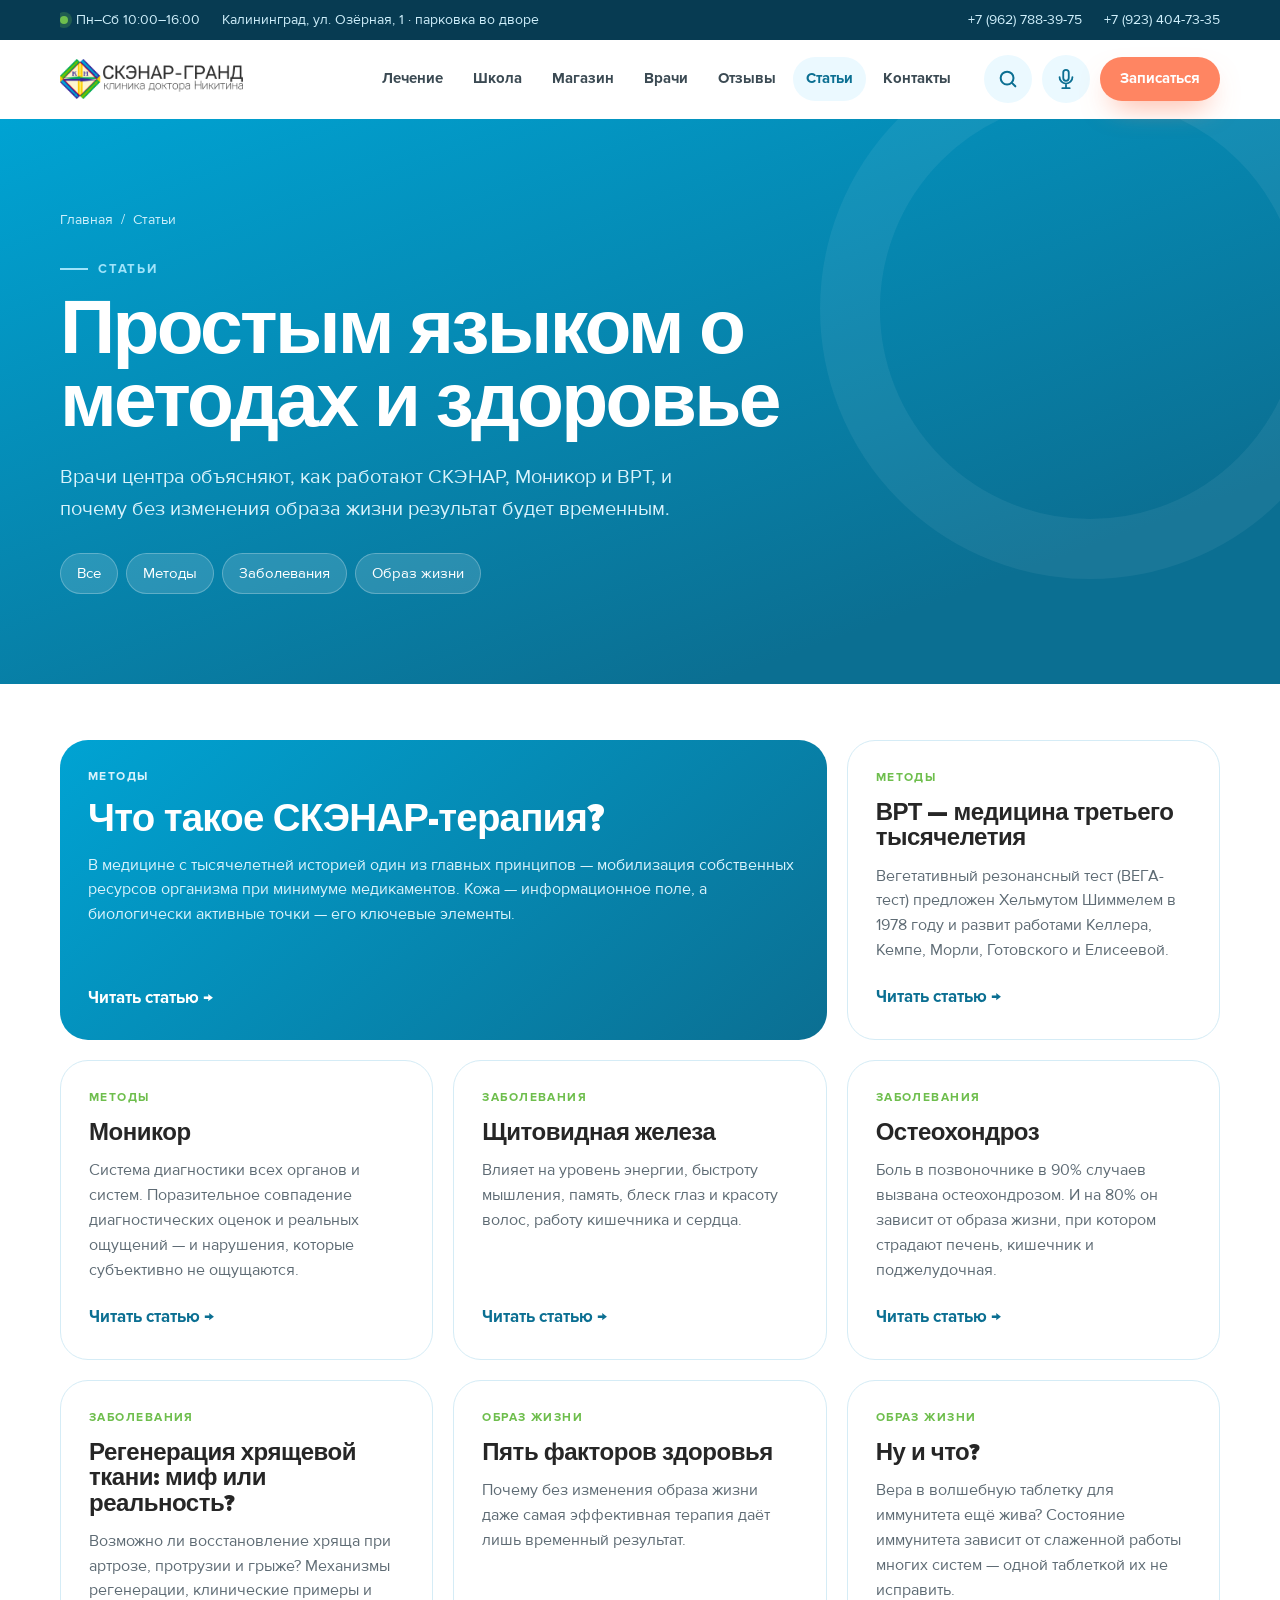
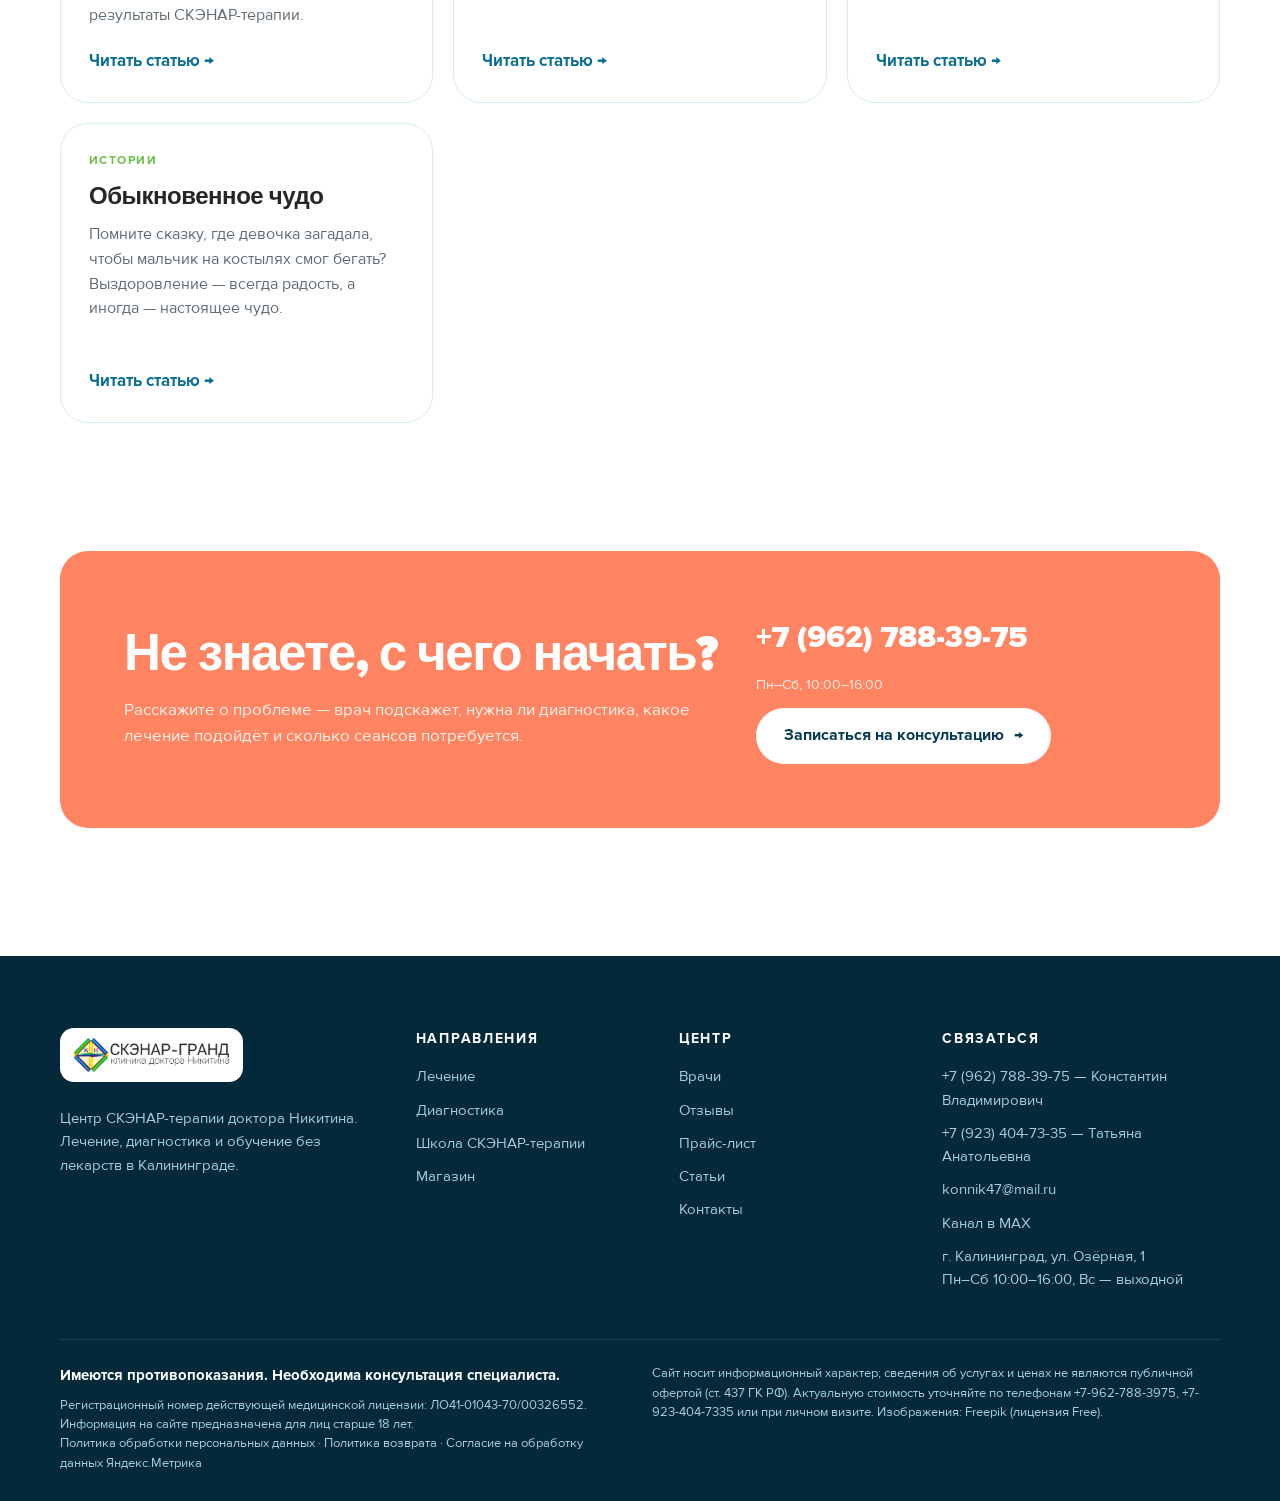
<file: stati.html>
<!doctype html>
<html lang="ru">
<head>
<meta charset="utf-8">
<meta name="viewport" content="width=device-width,initial-scale=1">
<title>Статьи о СКЭНАР-терапии, ВРТ и здоровье | Центр доктора Никитина</title>
<meta name="description" content="Блог центра СКЭНАР-терапии: методы, заболевания, образ жизни.">
<link rel="icon" href="assets/img/logo.png">
<link rel="preload" href="assets/fonts/proximanova_black.woff" as="font" type="font/woff" crossorigin>
<link rel="stylesheet" href="assets/style.css">
</head>
<body>
<a class="sr" href="#main">Перейти к содержимому</a>
<div class="topbar"><div class="wrap">
  <div class="tb-left"><span><span class="dot"></span>Пн–Сб 10:00–16:00</span><span class="tb-hide">Калининград, ул. Озёрная, 1 · парковка во дворе</span></div>
  <div class="tb-left"><a href="tel:+79627883975">+7 (962) 788-39-75</a><a class="tb-hide" href="tel:+79234047335">+7 (923) 404-73-35</a></div>
</div></div>
<header class="header"><div class="wrap">
  <a class="logo" href="index.html" aria-label="СКЭНАР-ГРАНД — на главную"><img src="assets/img/logo.png" alt="СКЭНАР-ГРАНД · клиника доктора Никитина" width="183" height="40"></a>
  <nav class="nav" aria-label="Основное меню"><a href="uslugi.html">Лечение</a><a href="shkola.html">Школа</a><a href="magazin.html">Магазин</a><a href="o-nas.html">Врачи</a><a href="otzyvy.html">Отзывы</a><a href="stati.html" class="active">Статьи</a><a href="kontakty.html">Контакты</a></nav>
  <div class="h-actions">
    <button class="icon-btn" data-search aria-label="Поиск по сайту"><svg viewBox="0 0 24 24" fill="none" stroke="currentColor" stroke-width="2.2" stroke-linecap="round"><circle cx="11" cy="11" r="7"/><path d="m20 20-3.5-3.5"/></svg></button>
    <button class="icon-btn" data-voice aria-label="Голосовой поиск"><svg viewBox="0 0 24 24" fill="none" stroke="currentColor" stroke-width="2" stroke-linecap="round" stroke-linejoin="round"><rect x="9" y="2" width="6" height="12" rx="3"/><path d="M5 10a7 7 0 0 0 14 0M12 17v5M8 22h8"/></svg></button>
    <a class="btn btn-coral btn-sm" href="#" data-book>Записаться</a>
    <button class="icon-btn burger" data-menu aria-label="Открыть меню"><svg viewBox="0 0 24 24" fill="none" stroke="currentColor" stroke-width="2.2" stroke-linecap="round"><path d="M4 7h16M4 12h16M4 17h10"/></svg></button>
  </div>
</div></header>
<div class="drawer" id="drawer" aria-label="Меню">
  <div class="drawer-top"><a href="index.html" style="background:#fff;border-radius:12px;padding:8px 12px"><img src="assets/img/logo.png" alt="СКЭНАР-ГРАНД" style="height:30px"></a><button class="icon-btn" data-menu-close aria-label="Закрыть меню"><svg viewBox="0 0 24 24" fill="none" stroke="currentColor" stroke-width="2.2" stroke-linecap="round"><path d="M6 6l12 12M18 6 6 18"/></svg></button></div>
  <nav><a href="uslugi.html">Лечение<small>Лечение, диагностика, консультации</small></a><a href="shkola.html">Школа<small>Обучение для домашних пользователей</small></a><a href="magazin.html">Магазин<small>Аппараты, электроды, PDF-методики</small></a><a href="o-nas.html">Врачи<small>Никитины · с 2000 года</small></a><a href="otzyvy.html">Отзывы<small>Истории пациентов</small></a><a href="stati.html">Статьи<small>Простым языком о методах</small></a><a href="kontakty.html">Контакты<small>ул. Озёрная, 1</small></a></nav>
  <a class="btn btn-coral" href="#" data-book>Записаться на приём</a>
  <p style="margin-top:24px;color:#9FE3FA">+7 (962) 788-39-75 · Константин Владимирович<br>+7 (923) 404-73-35 · Татьяна Анатольевна</p>
</div>
<main id="main">
<section class="page-hero "><div class="wrap">
  <div class="crumbs"><a href="index.html">Главная</a><span>/</span><span>Статьи</span></div>
  <span class="kicker on-dark">Статьи</span>
  <h1 class="display" style="margin-top:16px">Простым языком о методах и здоровье</h1>
  <p class="lead">Врачи центра объясняют, как работают СКЭНАР, Моникор и ВРТ, и почему без изменения образа жизни результат будет временным.</p>
  <div class="chips" data-filter-group=".art"><button class="chip on" data-f="all">Все</button><button class="chip" data-f="metod">Методы</button><button class="chip" data-f="bolezni">Заболевания</button><button class="chip" data-f="zhizn">Образ жизни</button></div>
</div></section>
<section class="sec" style="padding-top:56px"><div class="wrap"><div class="articles"><a class="art rv feature" data-cat="metod" href="statya.html"><span class="cat">Методы</span><h3>Что такое СКЭНАР-терапия?</h3><p>В медицине с тысячелетней историей один из главных принципов — мобилизация собственных ресурсов организма при минимуме медикаментов. Кожа — информационное поле, а биологически активные точки — его ключевые элементы.</p><span class="more">Читать статью <span class="arrow">→</span></span></a><a class="art rv" data-cat="metod" href="https://scenar-dok-s.ru/stati/100-vrt-meditsina-tretego-tysyacheletiya" target="_blank" rel="noopener"><span class="cat">Методы</span><h3>ВРТ — медицина третьего тысячелетия</h3><p>Вегетативный резонансный тест (ВЕГА-тест) предложен Хельмутом Шиммелем в 1978 году и развит работами Келлера, Кемпе, Морли, Готовского и Елисеевой.</p><span class="more">Читать статью <span class="arrow">→</span></span></a><a class="art rv" data-cat="metod" href="https://scenar-dok-s.ru/stati/99-monikor" target="_blank" rel="noopener"><span class="cat">Методы</span><h3>Моникор</h3><p>Система диагностики всех органов и систем. Поразительное совпадение диагностических оценок и реальных ощущений — и нарушения, которые субъективно не ощущаются.</p><span class="more">Читать статью <span class="arrow">→</span></span></a><a class="art rv" data-cat="bolezni" href="https://scenar-dok-s.ru/stati/97-shchitovidnaya-zheleza" target="_blank" rel="noopener"><span class="cat">Заболевания</span><h3>Щитовидная железа</h3><p>Влияет на уровень энергии, быстроту мышления, память, блеск глаз и красоту волос, работу кишечника и сердца.</p><span class="more">Читать статью <span class="arrow">→</span></span></a><a class="art rv" data-cat="bolezni" href="https://scenar-dok-s.ru/stati/96-osteokhondroz" target="_blank" rel="noopener"><span class="cat">Заболевания</span><h3>Остеохондроз</h3><p>Боль в позвоночнике в 90% случаев вызвана остеохондрозом. И на 80% он зависит от образа жизни, при котором страдают печень, кишечник и поджелудочная.</p><span class="more">Читать статью <span class="arrow">→</span></span></a><a class="art rv" data-cat="bolezni" href="stati.html"><span class="cat">Заболевания</span><h3>Регенерация хрящевой ткани: миф или реальность?</h3><p>Возможно ли восстановление хряща при артрозе, протрузии и грыже? Механизмы регенерации, клинические примеры и результаты СКЭНАР-терапии.</p><span class="more">Читать статью <span class="arrow">→</span></span></a><a class="art rv" data-cat="zhizn" href="https://scenar-dok-s.ru/stati/5-faktorov-zdorovya" target="_blank" rel="noopener"><span class="cat">Образ жизни</span><h3>Пять факторов здоровья</h3><p>Почему без изменения образа жизни даже самая эффективная терапия даёт лишь временный результат.</p><span class="more">Читать статью <span class="arrow">→</span></span></a><a class="art rv" data-cat="zhizn" href="https://scenar-dok-s.ru/stati/94-nu-i-chto" target="_blank" rel="noopener"><span class="cat">Образ жизни</span><h3>Ну и что?</h3><p>Вера в волшебную таблетку для иммунитета ещё жива? Состояние иммунитета зависит от слаженной работы многих систем — одной таблеткой их не исправить.</p><span class="more">Читать статью <span class="arrow">→</span></span></a><a class="art rv" data-cat="zhizn" href="https://scenar-dok-s.ru/stati/95-obyknovennoe-chudo" target="_blank" rel="noopener"><span class="cat">Истории</span><h3>Обыкновенное чудо</h3><p>Помните сказку, где девочка загадала, чтобы мальчик на костылях смог бегать? Выздоровление — всегда радость, а иногда — настоящее чудо.</p><span class="more">Читать статью <span class="arrow">→</span></span></a></div></div></section><section class="sec" style="padding-top:0"><div class="wrap"><div class="cta rv">
  <div><h2>Не знаете, с чего начать?</h2><p>Расскажите о проблеме — врач подскажет, нужна ли диагностика, какое лечение подойдёт и сколько сеансов потребуется.</p></div>
  <div class="acts"><a class="tel" href="tel:+79627883975">+7 (962) 788-39-75</a><small>Пн–Сб, 10:00–16:00</small><a class="btn btn-white" href="#" data-book>Записаться на консультацию <span class="arrow">→</span></a></div>
</div></div></section>
</main>
<footer class="footer"><div class="wrap">
  <div class="f-grid">
    <div>
      <a class="f-logo" href="index.html"><img src="assets/img/logo.png" alt="СКЭНАР-ГРАНД"></a>
      <p style="margin:18px 0 0;max-width:320px">Центр СКЭНАР-терапии доктора Никитина. Лечение, диагностика и обучение без лекарств в Калининграде.</p>
    </div>
    <div><h5>Направления</h5><ul>
      <li><a href="uslugi.html#lechenie">Лечение</a></li>
      <li><a href="uslugi.html#diagnostika">Диагностика</a></li>
      <li><a href="shkola.html">Школа СКЭНАР-терапии</a></li>
      <li><a href="magazin.html">Магазин</a></li>
    </ul></div>
    <div><h5>Центр</h5><ul>
      <li><a href="o-nas.html">Врачи</a></li>
      <li><a href="otzyvy.html">Отзывы</a></li>
      <li><a href="prajs-list.html">Прайс-лист</a></li>
      <li><a href="stati.html">Статьи</a></li>
      <li><a href="kontakty.html">Контакты</a></li>
    </ul></div>
    <div><h5>Связаться</h5><ul>
      <li><a href="tel:+79627883975">+7 (962) 788-39-75</a> — Константин Владимирович</li>
      <li><a href="tel:+79234047335">+7 (923) 404-73-35</a> — Татьяна Анатольевна</li>
      <li><a href="mailto:konnik47@mail.ru">konnik47@mail.ru</a></li>
      <li><a href="https://max.ru/channel_scenar_tnikitina" target="_blank" rel="noopener">Канал в MAX</a></li>
      <li>г. Калининград, ул. Озёрная, 1<br>Пн–Сб 10:00–16:00, Вс — выходной</li>
    </ul></div>
  </div>
  <div class="f-legal">
    <div>
      <span class="warn">Имеются противопоказания. Необходима консультация специалиста.</span><br>
      Регистрационный номер действующей медицинской лицензии: ЛО41-01043-70/00326552.<br>
      Информация на сайте предназначена для лиц старше 18 лет.<br>
      <a href="https://scenar-dok-s.ru/policy" target="_blank" rel="noopener">Политика обработки персональных данных</a> · <a href="politika-vozvrata.html">Политика возврата</a> · <a href="https://scenar-dok-s.ru/metrics" target="_blank" rel="noopener">Согласие на обработку данных Яндекс.Метрика</a>
    </div>
    <div>Сайт носит информационный характер; сведения об услугах и ценах не являются публичной офертой (ст. 437 ГК РФ). Актуальную стоимость уточняйте по телефонам +7-962-788-3975, +7-923-404-7335 или при личном визите. Изображения: Freepik (лицензия Free).</div>
  </div>
</div></footer>

<div class="fab"><a class="btn btn-white" href="tel:+79627883975" style="box-shadow:var(--shadow)"><svg width="22" height="22" viewBox="0 0 24 24" fill="none" stroke="currentColor" stroke-width="2" stroke-linecap="round" stroke-linejoin="round"><path d="M22 16.9v3a2 2 0 0 1-2.2 2 19.8 19.8 0 0 1-8.6-3.1 19.5 19.5 0 0 1-6-6A19.8 19.8 0 0 1 2.1 4.2 2 2 0 0 1 4.1 2h3a2 2 0 0 1 2 1.7c.1.9.4 1.8.7 2.7a2 2 0 0 1-.5 2.1L8 9.8a16 16 0 0 0 6 6l1.3-1.3a2 2 0 0 1 2.1-.5c.9.3 1.8.6 2.7.7a2 2 0 0 1 1.7 2z"/></svg> Позвонить</a><a class="btn btn-coral" href="#" data-book>Записаться</a></div>

<div class="search-ov" id="searchOv" role="dialog" aria-modal="true" aria-label="Поиск по сайту">
  <button class="icon-btn s-close" data-close-search aria-label="Закрыть поиск"><svg viewBox="0 0 24 24" fill="none" stroke="currentColor" stroke-width="2.2" stroke-linecap="round"><path d="M6 6l12 12M18 6 6 18"/></svg></button>
  <div class="search-box">
    <div class="vsearch">
      <span class="wave" aria-hidden="true"><i></i><i></i><i></i><i></i></span>
      <input id="sInput" type="search" placeholder="Что беспокоит? Например: болит спина" aria-label="Поисковый запрос" autocomplete="off">
      <button class="mic" data-voice aria-label="Сказать голосом"><svg viewBox="0 0 24 24" fill="none" stroke="currentColor" stroke-width="2" stroke-linecap="round" stroke-linejoin="round"><rect x="9" y="2" width="6" height="12" rx="3"/><path d="M5 10a7 7 0 0 0 14 0M12 17v5M8 22h8"/></svg></button>
    </div>
    <div class="s-status" id="sStatus" aria-live="polite">Скажите или напишите, что беспокоит — подскажем услугу, врача, статью или товар.</div>
    <div class="chips dark">
      <button class="chip" data-search="болит спина">Болит спина</button>
      <button class="chip" data-search="кашель у ребенка">Кашель у ребёнка</button>
      <button class="chip" data-search="паразиты">Паразиты</button>
      <button class="chip" data-search="бессонница">Бессонница</button>
      <button class="chip" data-search="купить аппарат">Купить аппарат</button>
      <button class="chip" data-search="обучение">Обучение</button>
    </div>
    <div class="s-results" id="sResults"></div>
  </div>
</div>

<div class="modal" id="bookModal" role="dialog" aria-modal="true" aria-labelledby="bookTitle">
  <div class="modal-box">
    <button class="icon-btn x" data-close-modal aria-label="Закрыть"><svg viewBox="0 0 24 24" fill="none" stroke="currentColor" stroke-width="2.2" stroke-linecap="round"><path d="M6 6l12 12M18 6 6 18"/></svg></button>
    <form class="form" novalidate>
  <div class="form-fields">
    <h3 id="bookTitle">Записаться на приём</h3>
    <p style="color:var(--muted);margin:0 0 18px">Перезвоним в рабочее время и подберём удобный день.</p>
    <div class="form" style="gap:12px">
      <div class="field"><label for="bookTitlen">Ваше имя *</label><input id="bookTitlen" name="name" required autocomplete="name"></div>
      <div class="field"><label for="bookTitlep">Телефон *</label><input id="bookTitlep" name="phone" type="tel" required placeholder="+7 (___) ___-__-__" autocomplete="tel"></div>
      <div class="field"><label for="bookTitles">Что вас интересует</label>
        <select id="bookTitles" name="topic">
          <option>Консультация врача</option><option>Лечение (СКЭНАР-терапия, Моникор)</option><option>Диагностика</option><option>Школа СКЭНАР-терапии</option><option>Покупка аппарата или электрода</option><option>Пока не знаю — нужен совет</option>
        </select></div>
      <div class="field"><label for="bookTitlem">Сообщение</label><textarea id="bookTitlem" name="msg" placeholder="Коротко опишите, что беспокоит"></textarea></div>
      <button class="btn btn-coral" type="submit">Отправить заявку <span class="arrow">→</span></button>
      <p class="consent">Нажимая кнопку «Отправить», я даю согласие на обработку персональных данных в соответствии с Федеральным законом от 27.07.2006 №152-ФЗ «О персональных данных».</p>
    </div>
  </div>
  <div class="form-ok"><div style="font-size:56px">✓</div><h3>Заявка отправлена</h3><p style="color:var(--muted)">Мы перезвоним в рабочее время: Пн–Сб, 10:00–16:00.</p></div>
</form>
  </div>
</div>
<script src="assets/app.js"></script>
</body>
</html>
</file>
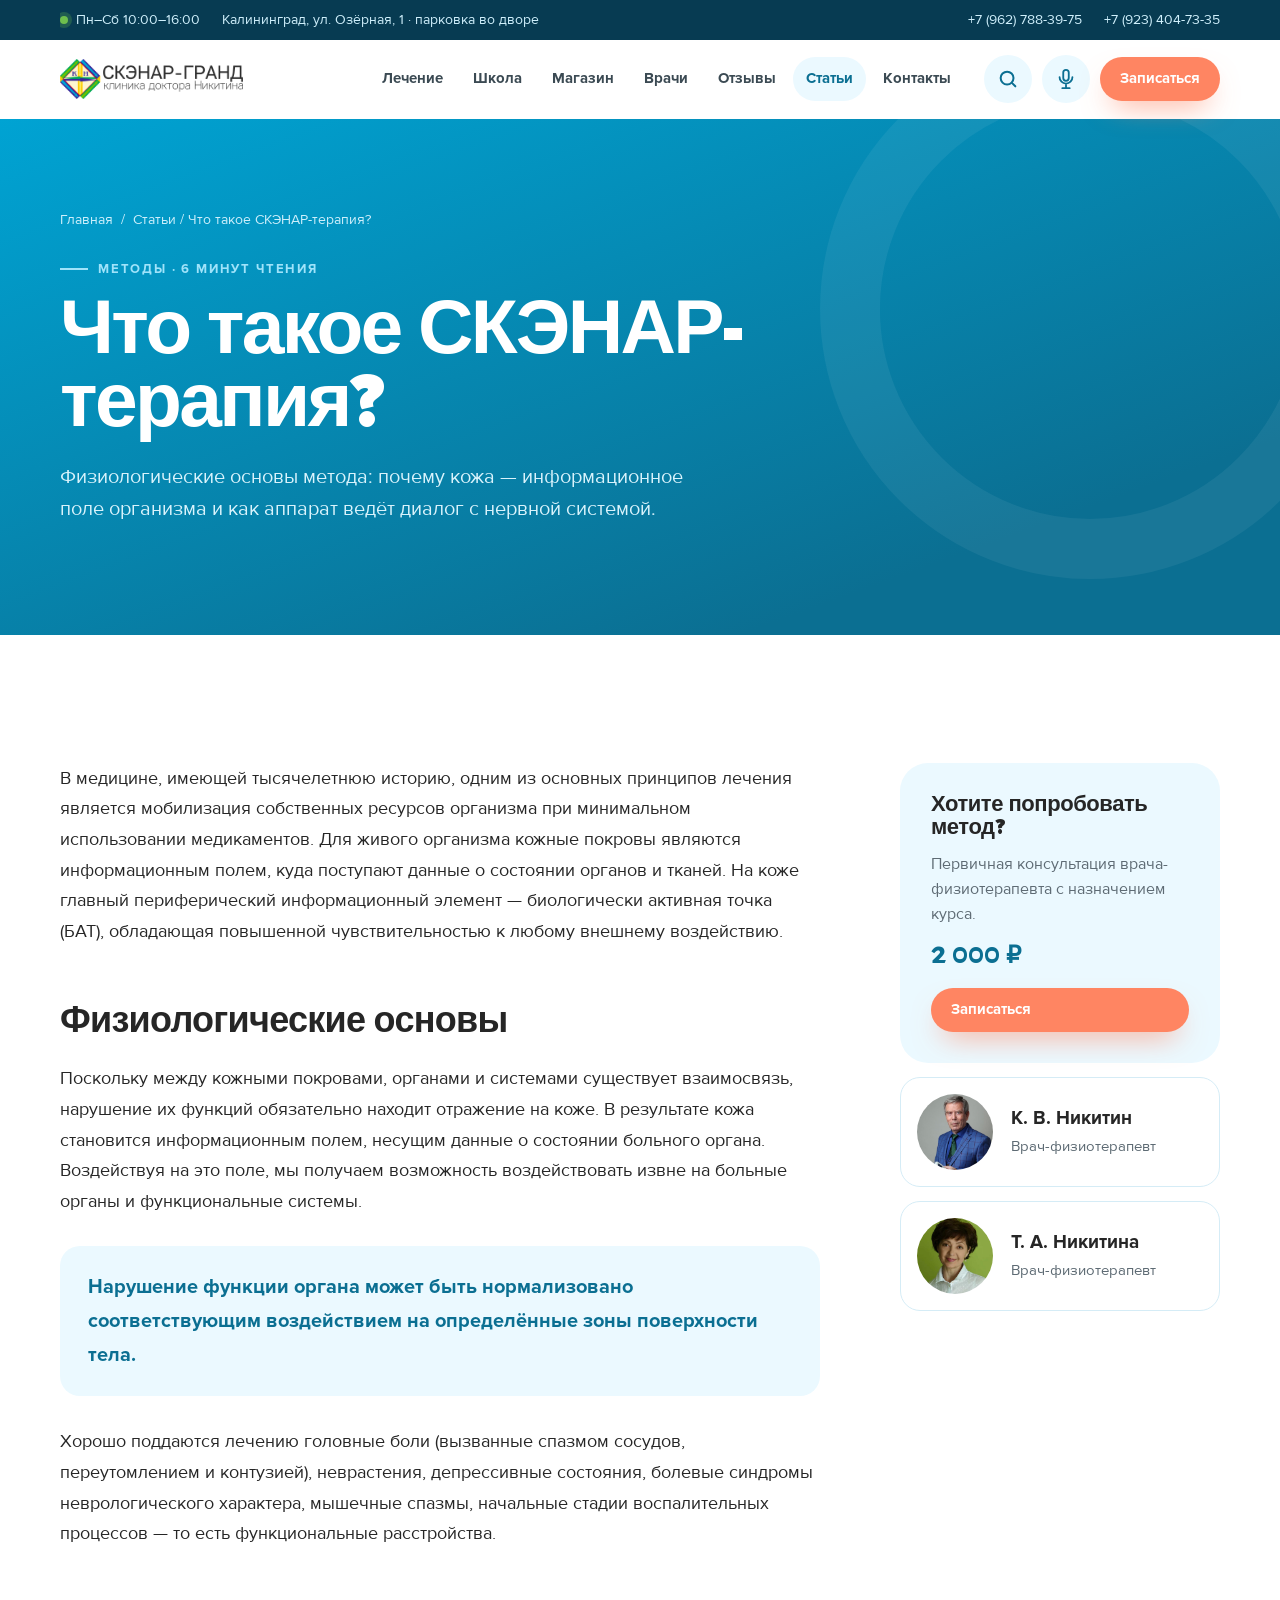
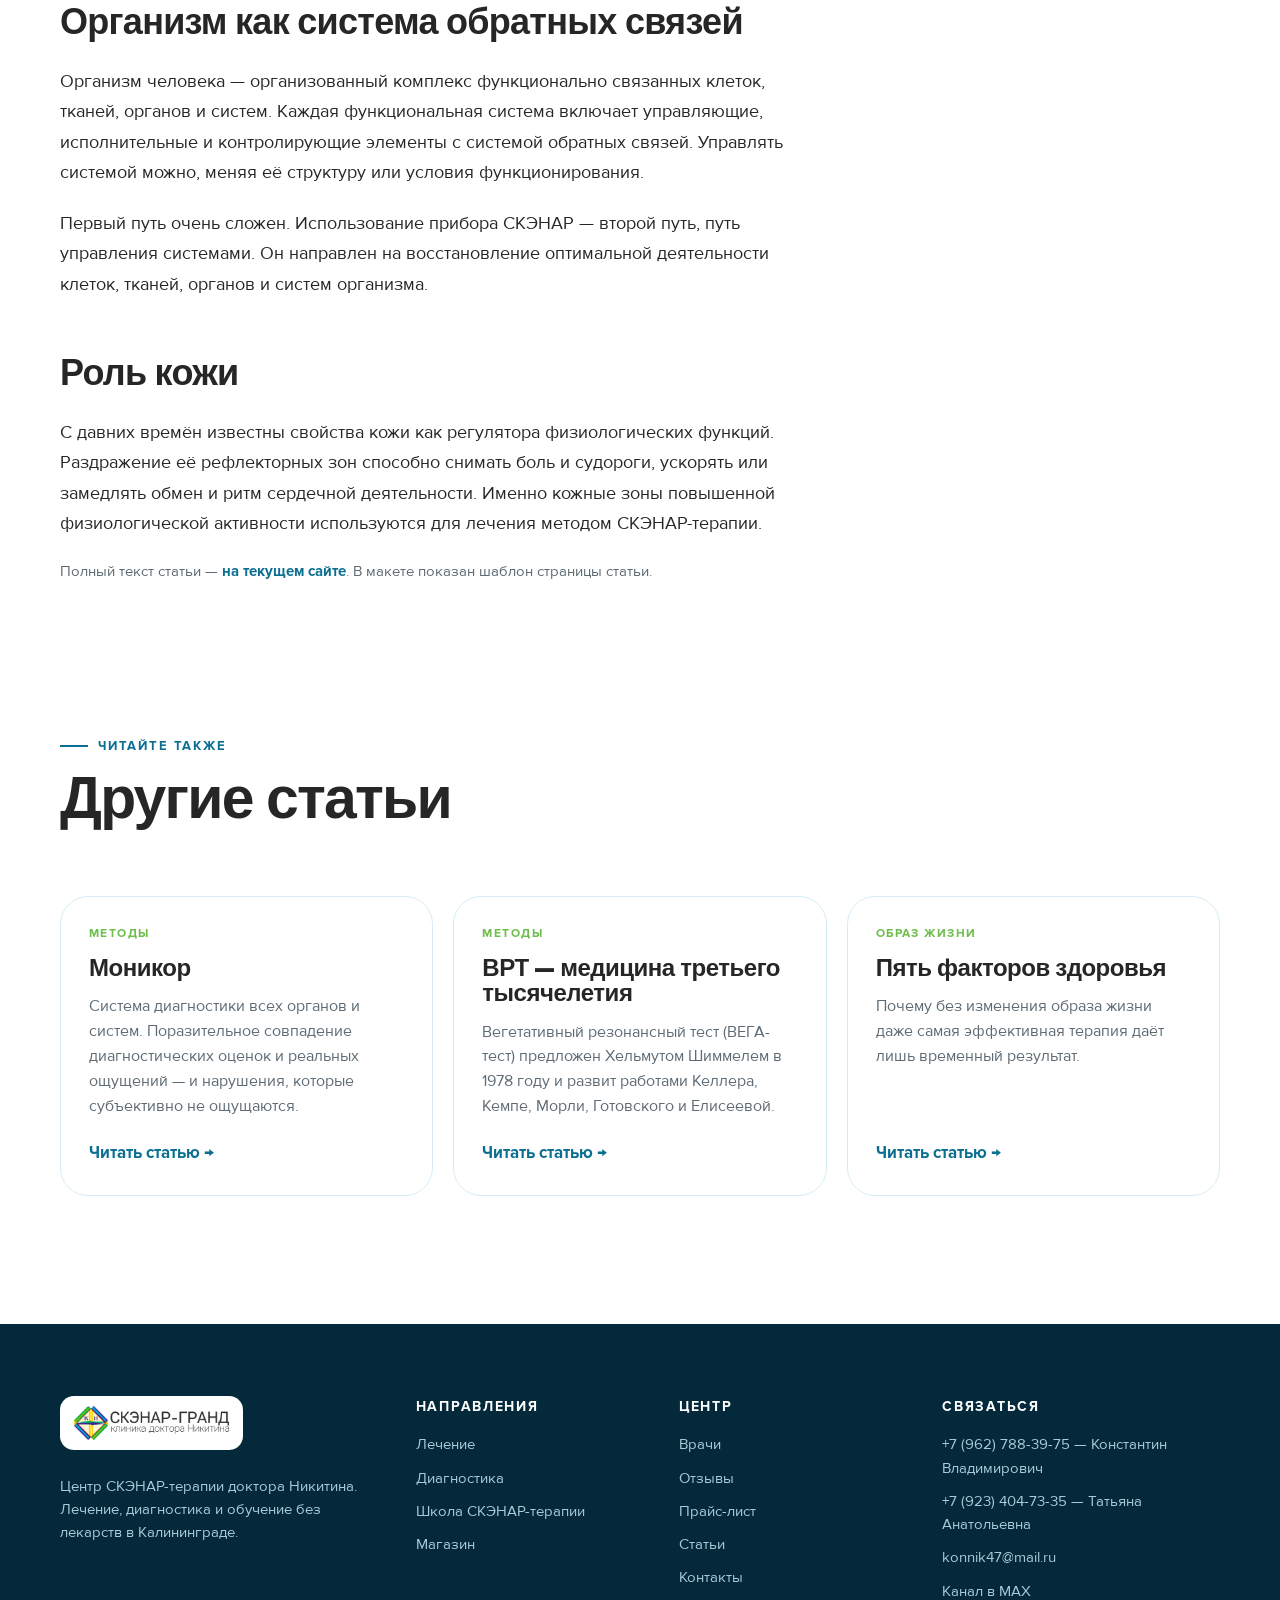
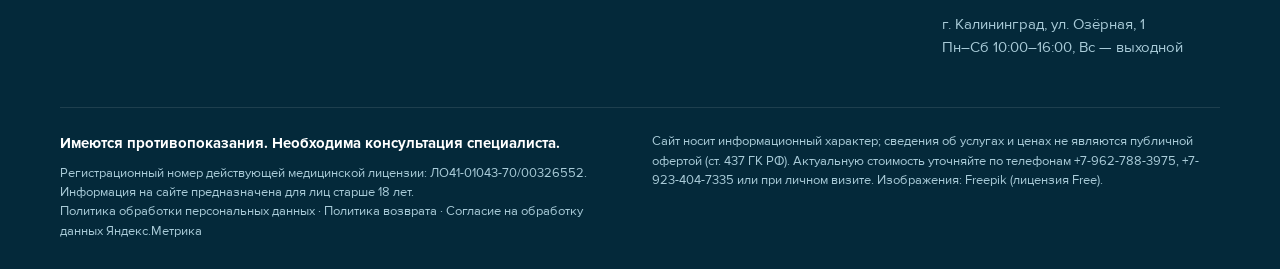
<file: statya.html>
<!doctype html>
<html lang="ru">
<head>
<meta charset="utf-8">
<meta name="viewport" content="width=device-width,initial-scale=1">
<title>Что такое СКЭНАР-терапия? | Центр СКЭНАР-терапии доктора Никитина</title>
<meta name="description" content="Принципы и физиологические основы СКЭНАР-терапии.">
<link rel="icon" href="assets/img/logo.png">
<link rel="preload" href="assets/fonts/proximanova_black.woff" as="font" type="font/woff" crossorigin>
<link rel="stylesheet" href="assets/style.css">
</head>
<body>
<a class="sr" href="#main">Перейти к содержимому</a>
<div class="topbar"><div class="wrap">
  <div class="tb-left"><span><span class="dot"></span>Пн–Сб 10:00–16:00</span><span class="tb-hide">Калининград, ул. Озёрная, 1 · парковка во дворе</span></div>
  <div class="tb-left"><a href="tel:+79627883975">+7 (962) 788-39-75</a><a class="tb-hide" href="tel:+79234047335">+7 (923) 404-73-35</a></div>
</div></div>
<header class="header"><div class="wrap">
  <a class="logo" href="index.html" aria-label="СКЭНАР-ГРАНД — на главную"><img src="assets/img/logo.png" alt="СКЭНАР-ГРАНД · клиника доктора Никитина" width="183" height="40"></a>
  <nav class="nav" aria-label="Основное меню"><a href="uslugi.html">Лечение</a><a href="shkola.html">Школа</a><a href="magazin.html">Магазин</a><a href="o-nas.html">Врачи</a><a href="otzyvy.html">Отзывы</a><a href="stati.html" class="active">Статьи</a><a href="kontakty.html">Контакты</a></nav>
  <div class="h-actions">
    <button class="icon-btn" data-search aria-label="Поиск по сайту"><svg viewBox="0 0 24 24" fill="none" stroke="currentColor" stroke-width="2.2" stroke-linecap="round"><circle cx="11" cy="11" r="7"/><path d="m20 20-3.5-3.5"/></svg></button>
    <button class="icon-btn" data-voice aria-label="Голосовой поиск"><svg viewBox="0 0 24 24" fill="none" stroke="currentColor" stroke-width="2" stroke-linecap="round" stroke-linejoin="round"><rect x="9" y="2" width="6" height="12" rx="3"/><path d="M5 10a7 7 0 0 0 14 0M12 17v5M8 22h8"/></svg></button>
    <a class="btn btn-coral btn-sm" href="#" data-book>Записаться</a>
    <button class="icon-btn burger" data-menu aria-label="Открыть меню"><svg viewBox="0 0 24 24" fill="none" stroke="currentColor" stroke-width="2.2" stroke-linecap="round"><path d="M4 7h16M4 12h16M4 17h10"/></svg></button>
  </div>
</div></header>
<div class="drawer" id="drawer" aria-label="Меню">
  <div class="drawer-top"><a href="index.html" style="background:#fff;border-radius:12px;padding:8px 12px"><img src="assets/img/logo.png" alt="СКЭНАР-ГРАНД" style="height:30px"></a><button class="icon-btn" data-menu-close aria-label="Закрыть меню"><svg viewBox="0 0 24 24" fill="none" stroke="currentColor" stroke-width="2.2" stroke-linecap="round"><path d="M6 6l12 12M18 6 6 18"/></svg></button></div>
  <nav><a href="uslugi.html">Лечение<small>Лечение, диагностика, консультации</small></a><a href="shkola.html">Школа<small>Обучение для домашних пользователей</small></a><a href="magazin.html">Магазин<small>Аппараты, электроды, PDF-методики</small></a><a href="o-nas.html">Врачи<small>Никитины · с 2000 года</small></a><a href="otzyvy.html">Отзывы<small>Истории пациентов</small></a><a href="stati.html">Статьи<small>Простым языком о методах</small></a><a href="kontakty.html">Контакты<small>ул. Озёрная, 1</small></a></nav>
  <a class="btn btn-coral" href="#" data-book>Записаться на приём</a>
  <p style="margin-top:24px;color:#9FE3FA">+7 (962) 788-39-75 · Константин Владимирович<br>+7 (923) 404-73-35 · Татьяна Анатольевна</p>
</div>
<main id="main">
<section class="page-hero "><div class="wrap">
  <div class="crumbs"><a href="index.html">Главная</a><span>/</span><span><a href="stati.html">Статьи</a> / Что такое СКЭНАР-терапия?</span></div>
  <span class="kicker on-dark">Методы · 6 минут чтения</span>
  <h1 class="display" style="margin-top:16px">Что такое СКЭНАР-терапия?</h1>
  <p class="lead">Физиологические основы метода: почему кожа — информационное поле организма и как аппарат ведёт диалог с нервной системой.</p>
  
</div></section>
<section class="sec"><div class="wrap two with-aside">
<article class="prose rv">
<p>В медицине, имеющей тысячелетнюю историю, одним из основных принципов лечения является мобилизация собственных ресурсов организма при минимальном использовании медикаментов. Для живого организма кожные покровы являются информационным полем, куда поступают данные о состоянии органов и тканей. На коже главный периферический информационный элемент — биологически активная точка (БАТ), обладающая повышенной чувствительностью к любому внешнему воздействию.</p>
<h2>Физиологические основы</h2>
<p>Поскольку между кожными покровами, органами и системами существует взаимосвязь, нарушение их функций обязательно находит отражение на коже. В результате кожа становится информационным полем, несущим данные о состоянии больного органа. Воздействуя на это поле, мы получаем возможность воздействовать извне на больные органы и функциональные системы.</p>
<blockquote>Нарушение функции органа может быть нормализовано соответствующим воздействием на определённые зоны поверхности тела.</blockquote>
<p>Хорошо поддаются лечению головные боли (вызванные спазмом сосудов, переутомлением и контузией), неврастения, депрессивные состояния, болевые синдромы неврологического характера, мышечные спазмы, начальные стадии воспалительных процессов — то есть функциональные расстройства.</p>
<h2>Организм как система обратных связей</h2>
<p>Организм человека — организованный комплекс функционально связанных клеток, тканей, органов и систем. Каждая функциональная система включает управляющие, исполнительные и контролирующие элементы с системой обратных связей. Управлять системой можно, меняя её структуру или условия функционирования.</p>
<p>Первый путь очень сложен. Использование прибора СКЭНАР — второй путь, путь управления системами. Он направлен на восстановление оптимальной деятельности клеток, тканей, органов и систем организма.</p>
<h2>Роль кожи</h2>
<p>С давних времён известны свойства кожи как регулятора физиологических функций. Раздражение её рефлекторных зон способно снимать боль и судороги, ускорять или замедлять обмен и ритм сердечной деятельности. Именно кожные зоны повышенной физиологической активности используются для лечения методом СКЭНАР-терапии.</p>
<p style="color:var(--muted);font-size:15px">Полный текст статьи — <a href="https://scenar-dok-s.ru/stati/98-chto-takoe-skenar-terapiya" target="_blank" rel="noopener" style="color:var(--blue-deep);font-weight:700">на текущем сайте</a>. В макете показан шаблон страницы статьи.</p>
</article>
<aside class="rv" style="position:sticky;top:110px;display:flex;flex-direction:column;gap:14px">
  <div class="svc hl"><h3 style="font-size:22px">Хотите попробовать метод?</h3><p>Первичная консультация врача-физиотерапевта с назначением курса.</p><div class="sum" style="font-size:24px">2 000 ₽</div><a class="btn btn-coral btn-sm" href="#" data-book="Консультация врача">Записаться</a></div>
  <a class="doc-row" href="o-nas.html#nikitin"><img src="assets/img/nikitin.jpg" alt=""><div><b>К. В. Никитин</b><span>Врач-физиотерапевт</span></div></a>
  <a class="doc-row" href="o-nas.html#nikitina"><img src="assets/img/nikitina.jpg" alt=""><div><b>Т. А. Никитина</b><span>Врач-физиотерапевт</span></div></a>
</aside>
</div></section>
<section class="sec" style="padding-top:0"><div class="wrap">
  <div class="sec-head rv"><div><span class="kicker">Читайте также</span><h2 class="h2">Другие статьи</h2></div></div>
  <div class="articles"><a class="art rv" data-cat="metod" href="https://scenar-dok-s.ru/stati/99-monikor" target="_blank" rel="noopener"><span class="cat">Методы</span><h3>Моникор</h3><p>Система диагностики всех органов и систем. Поразительное совпадение диагностических оценок и реальных ощущений — и нарушения, которые субъективно не ощущаются.</p><span class="more">Читать статью <span class="arrow">→</span></span></a><a class="art rv" data-cat="metod" href="https://scenar-dok-s.ru/stati/100-vrt-meditsina-tretego-tysyacheletiya" target="_blank" rel="noopener"><span class="cat">Методы</span><h3>ВРТ — медицина третьего тысячелетия</h3><p>Вегетативный резонансный тест (ВЕГА-тест) предложен Хельмутом Шиммелем в 1978 году и развит работами Келлера, Кемпе, Морли, Готовского и Елисеевой.</p><span class="more">Читать статью <span class="arrow">→</span></span></a><a class="art rv" data-cat="zhizn" href="https://scenar-dok-s.ru/stati/5-faktorov-zdorovya" target="_blank" rel="noopener"><span class="cat">Образ жизни</span><h3>Пять факторов здоровья</h3><p>Почему без изменения образа жизни даже самая эффективная терапия даёт лишь временный результат.</p><span class="more">Читать статью <span class="arrow">→</span></span></a></div>
</div></section></main>
<footer class="footer"><div class="wrap">
  <div class="f-grid">
    <div>
      <a class="f-logo" href="index.html"><img src="assets/img/logo.png" alt="СКЭНАР-ГРАНД"></a>
      <p style="margin:18px 0 0;max-width:320px">Центр СКЭНАР-терапии доктора Никитина. Лечение, диагностика и обучение без лекарств в Калининграде.</p>
    </div>
    <div><h5>Направления</h5><ul>
      <li><a href="uslugi.html#lechenie">Лечение</a></li>
      <li><a href="uslugi.html#diagnostika">Диагностика</a></li>
      <li><a href="shkola.html">Школа СКЭНАР-терапии</a></li>
      <li><a href="magazin.html">Магазин</a></li>
    </ul></div>
    <div><h5>Центр</h5><ul>
      <li><a href="o-nas.html">Врачи</a></li>
      <li><a href="otzyvy.html">Отзывы</a></li>
      <li><a href="prajs-list.html">Прайс-лист</a></li>
      <li><a href="stati.html">Статьи</a></li>
      <li><a href="kontakty.html">Контакты</a></li>
    </ul></div>
    <div><h5>Связаться</h5><ul>
      <li><a href="tel:+79627883975">+7 (962) 788-39-75</a> — Константин Владимирович</li>
      <li><a href="tel:+79234047335">+7 (923) 404-73-35</a> — Татьяна Анатольевна</li>
      <li><a href="mailto:konnik47@mail.ru">konnik47@mail.ru</a></li>
      <li><a href="https://max.ru/channel_scenar_tnikitina" target="_blank" rel="noopener">Канал в MAX</a></li>
      <li>г. Калининград, ул. Озёрная, 1<br>Пн–Сб 10:00–16:00, Вс — выходной</li>
    </ul></div>
  </div>
  <div class="f-legal">
    <div>
      <span class="warn">Имеются противопоказания. Необходима консультация специалиста.</span><br>
      Регистрационный номер действующей медицинской лицензии: ЛО41-01043-70/00326552.<br>
      Информация на сайте предназначена для лиц старше 18 лет.<br>
      <a href="https://scenar-dok-s.ru/policy" target="_blank" rel="noopener">Политика обработки персональных данных</a> · <a href="politika-vozvrata.html">Политика возврата</a> · <a href="https://scenar-dok-s.ru/metrics" target="_blank" rel="noopener">Согласие на обработку данных Яндекс.Метрика</a>
    </div>
    <div>Сайт носит информационный характер; сведения об услугах и ценах не являются публичной офертой (ст. 437 ГК РФ). Актуальную стоимость уточняйте по телефонам +7-962-788-3975, +7-923-404-7335 или при личном визите. Изображения: Freepik (лицензия Free).</div>
  </div>
</div></footer>

<div class="fab"><a class="btn btn-white" href="tel:+79627883975" style="box-shadow:var(--shadow)"><svg width="22" height="22" viewBox="0 0 24 24" fill="none" stroke="currentColor" stroke-width="2" stroke-linecap="round" stroke-linejoin="round"><path d="M22 16.9v3a2 2 0 0 1-2.2 2 19.8 19.8 0 0 1-8.6-3.1 19.5 19.5 0 0 1-6-6A19.8 19.8 0 0 1 2.1 4.2 2 2 0 0 1 4.1 2h3a2 2 0 0 1 2 1.7c.1.9.4 1.8.7 2.7a2 2 0 0 1-.5 2.1L8 9.8a16 16 0 0 0 6 6l1.3-1.3a2 2 0 0 1 2.1-.5c.9.3 1.8.6 2.7.7a2 2 0 0 1 1.7 2z"/></svg> Позвонить</a><a class="btn btn-coral" href="#" data-book>Записаться</a></div>

<div class="search-ov" id="searchOv" role="dialog" aria-modal="true" aria-label="Поиск по сайту">
  <button class="icon-btn s-close" data-close-search aria-label="Закрыть поиск"><svg viewBox="0 0 24 24" fill="none" stroke="currentColor" stroke-width="2.2" stroke-linecap="round"><path d="M6 6l12 12M18 6 6 18"/></svg></button>
  <div class="search-box">
    <div class="vsearch">
      <span class="wave" aria-hidden="true"><i></i><i></i><i></i><i></i></span>
      <input id="sInput" type="search" placeholder="Что беспокоит? Например: болит спина" aria-label="Поисковый запрос" autocomplete="off">
      <button class="mic" data-voice aria-label="Сказать голосом"><svg viewBox="0 0 24 24" fill="none" stroke="currentColor" stroke-width="2" stroke-linecap="round" stroke-linejoin="round"><rect x="9" y="2" width="6" height="12" rx="3"/><path d="M5 10a7 7 0 0 0 14 0M12 17v5M8 22h8"/></svg></button>
    </div>
    <div class="s-status" id="sStatus" aria-live="polite">Скажите или напишите, что беспокоит — подскажем услугу, врача, статью или товар.</div>
    <div class="chips dark">
      <button class="chip" data-search="болит спина">Болит спина</button>
      <button class="chip" data-search="кашель у ребенка">Кашель у ребёнка</button>
      <button class="chip" data-search="паразиты">Паразиты</button>
      <button class="chip" data-search="бессонница">Бессонница</button>
      <button class="chip" data-search="купить аппарат">Купить аппарат</button>
      <button class="chip" data-search="обучение">Обучение</button>
    </div>
    <div class="s-results" id="sResults"></div>
  </div>
</div>

<div class="modal" id="bookModal" role="dialog" aria-modal="true" aria-labelledby="bookTitle">
  <div class="modal-box">
    <button class="icon-btn x" data-close-modal aria-label="Закрыть"><svg viewBox="0 0 24 24" fill="none" stroke="currentColor" stroke-width="2.2" stroke-linecap="round"><path d="M6 6l12 12M18 6 6 18"/></svg></button>
    <form class="form" novalidate>
  <div class="form-fields">
    <h3 id="bookTitle">Записаться на приём</h3>
    <p style="color:var(--muted);margin:0 0 18px">Перезвоним в рабочее время и подберём удобный день.</p>
    <div class="form" style="gap:12px">
      <div class="field"><label for="bookTitlen">Ваше имя *</label><input id="bookTitlen" name="name" required autocomplete="name"></div>
      <div class="field"><label for="bookTitlep">Телефон *</label><input id="bookTitlep" name="phone" type="tel" required placeholder="+7 (___) ___-__-__" autocomplete="tel"></div>
      <div class="field"><label for="bookTitles">Что вас интересует</label>
        <select id="bookTitles" name="topic">
          <option>Консультация врача</option><option>Лечение (СКЭНАР-терапия, Моникор)</option><option>Диагностика</option><option>Школа СКЭНАР-терапии</option><option>Покупка аппарата или электрода</option><option>Пока не знаю — нужен совет</option>
        </select></div>
      <div class="field"><label for="bookTitlem">Сообщение</label><textarea id="bookTitlem" name="msg" placeholder="Коротко опишите, что беспокоит"></textarea></div>
      <button class="btn btn-coral" type="submit">Отправить заявку <span class="arrow">→</span></button>
      <p class="consent">Нажимая кнопку «Отправить», я даю согласие на обработку персональных данных в соответствии с Федеральным законом от 27.07.2006 №152-ФЗ «О персональных данных».</p>
    </div>
  </div>
  <div class="form-ok"><div style="font-size:56px">✓</div><h3>Заявка отправлена</h3><p style="color:var(--muted)">Мы перезвоним в рабочее время: Пн–Сб, 10:00–16:00.</p></div>
</form>
  </div>
</div>
<script src="assets/app.js"></script>
</body>
</html>
</file>
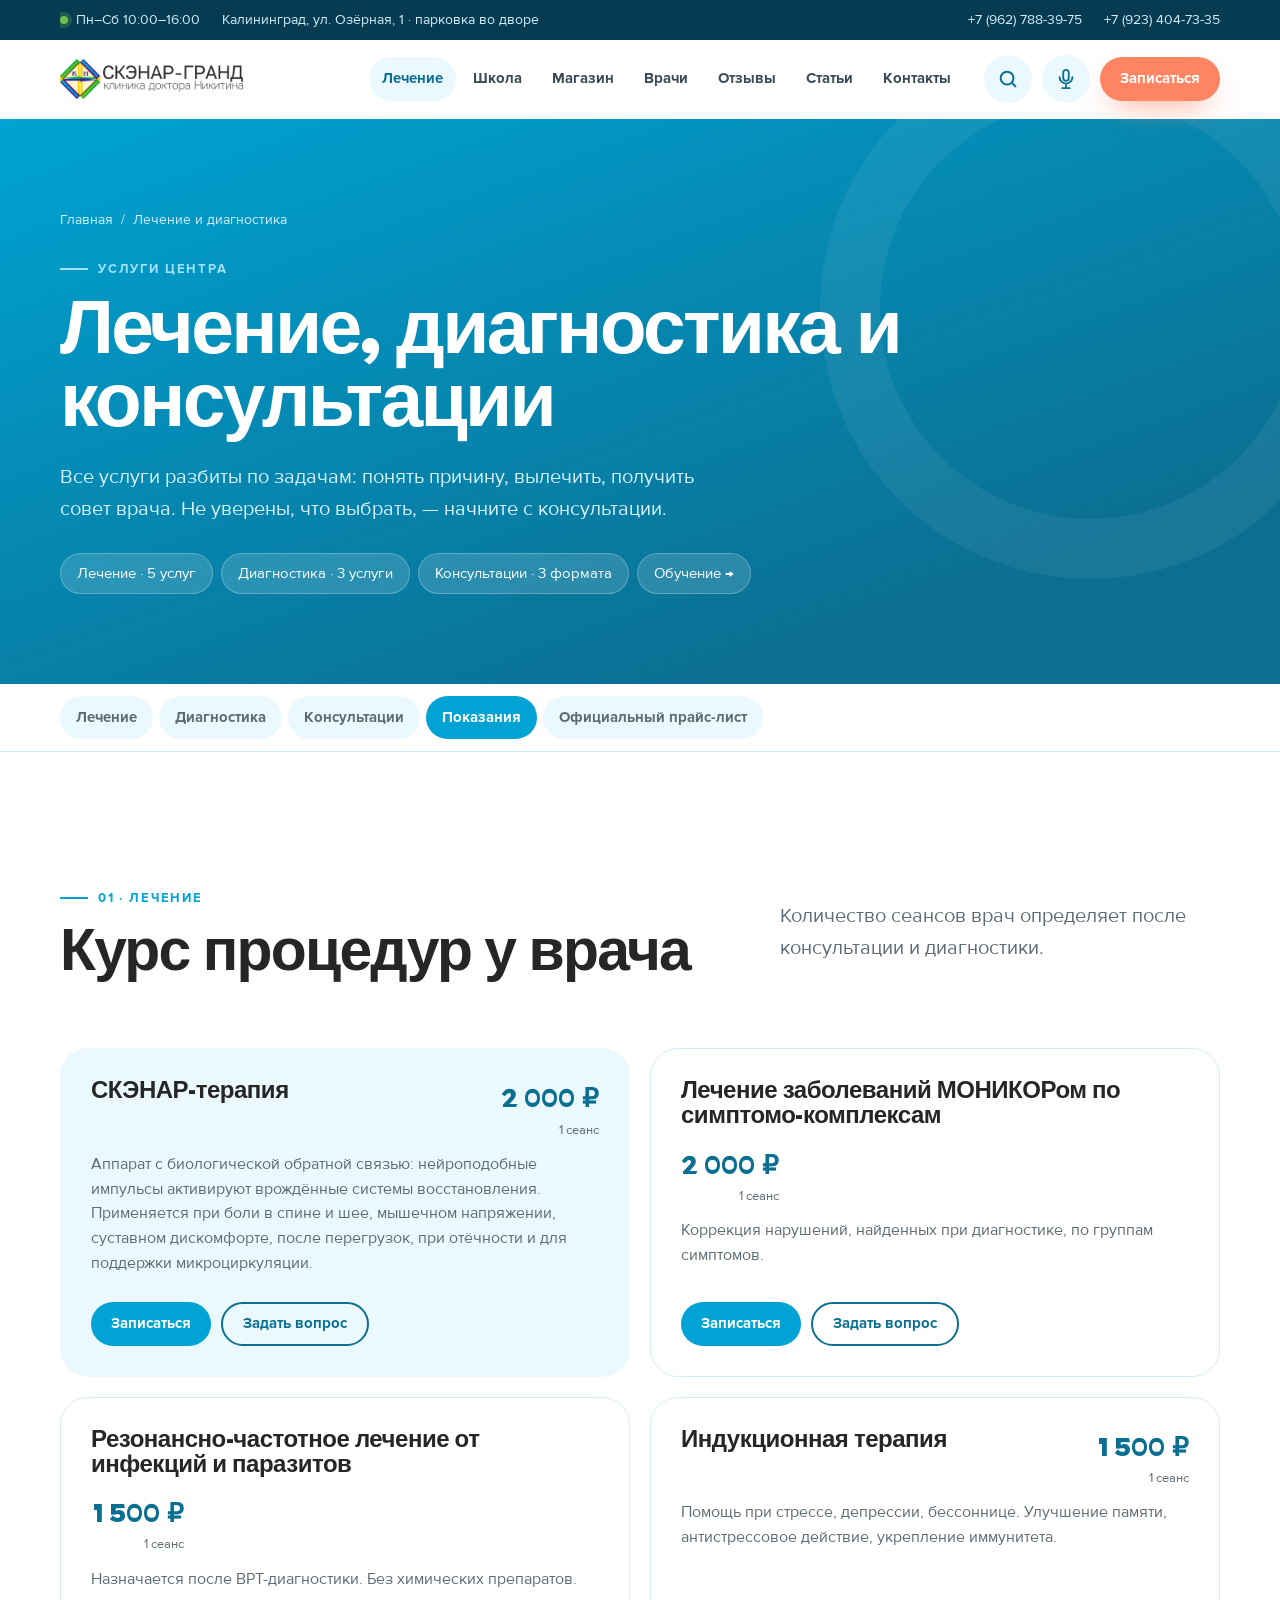
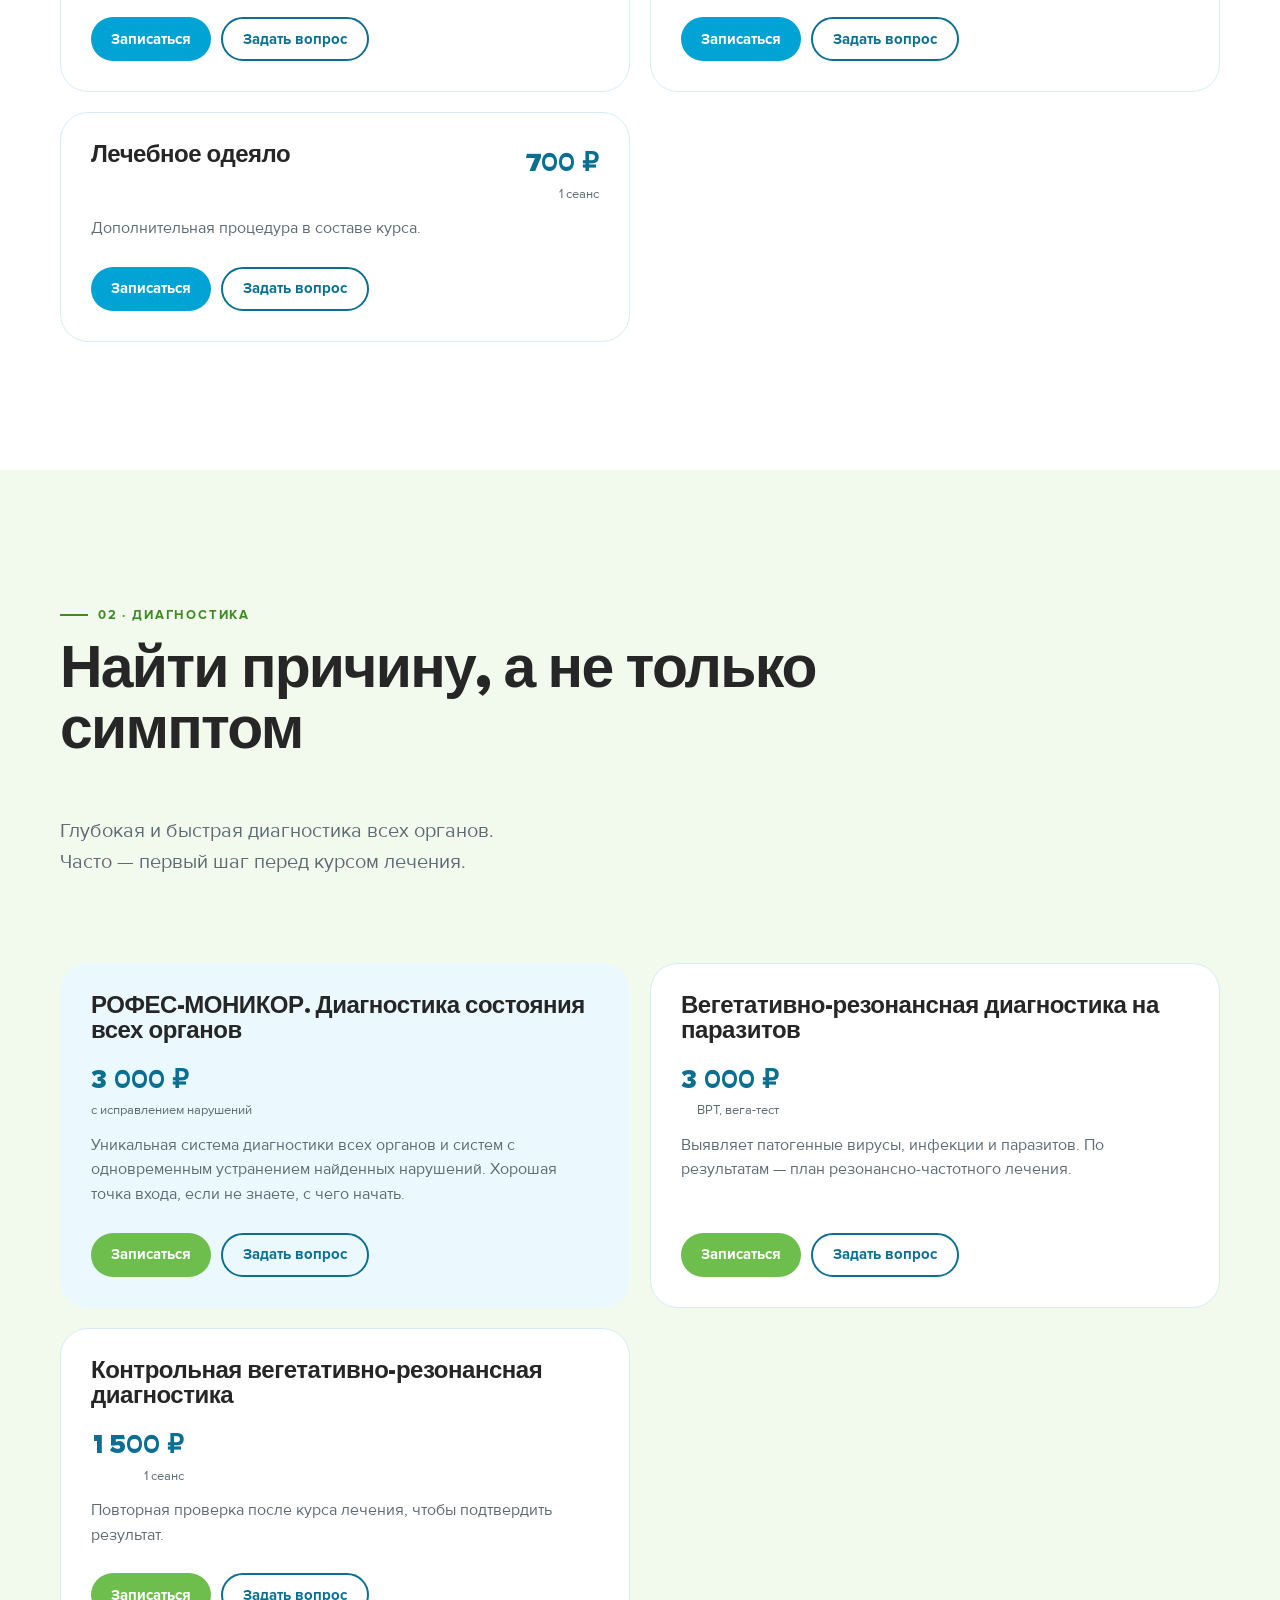
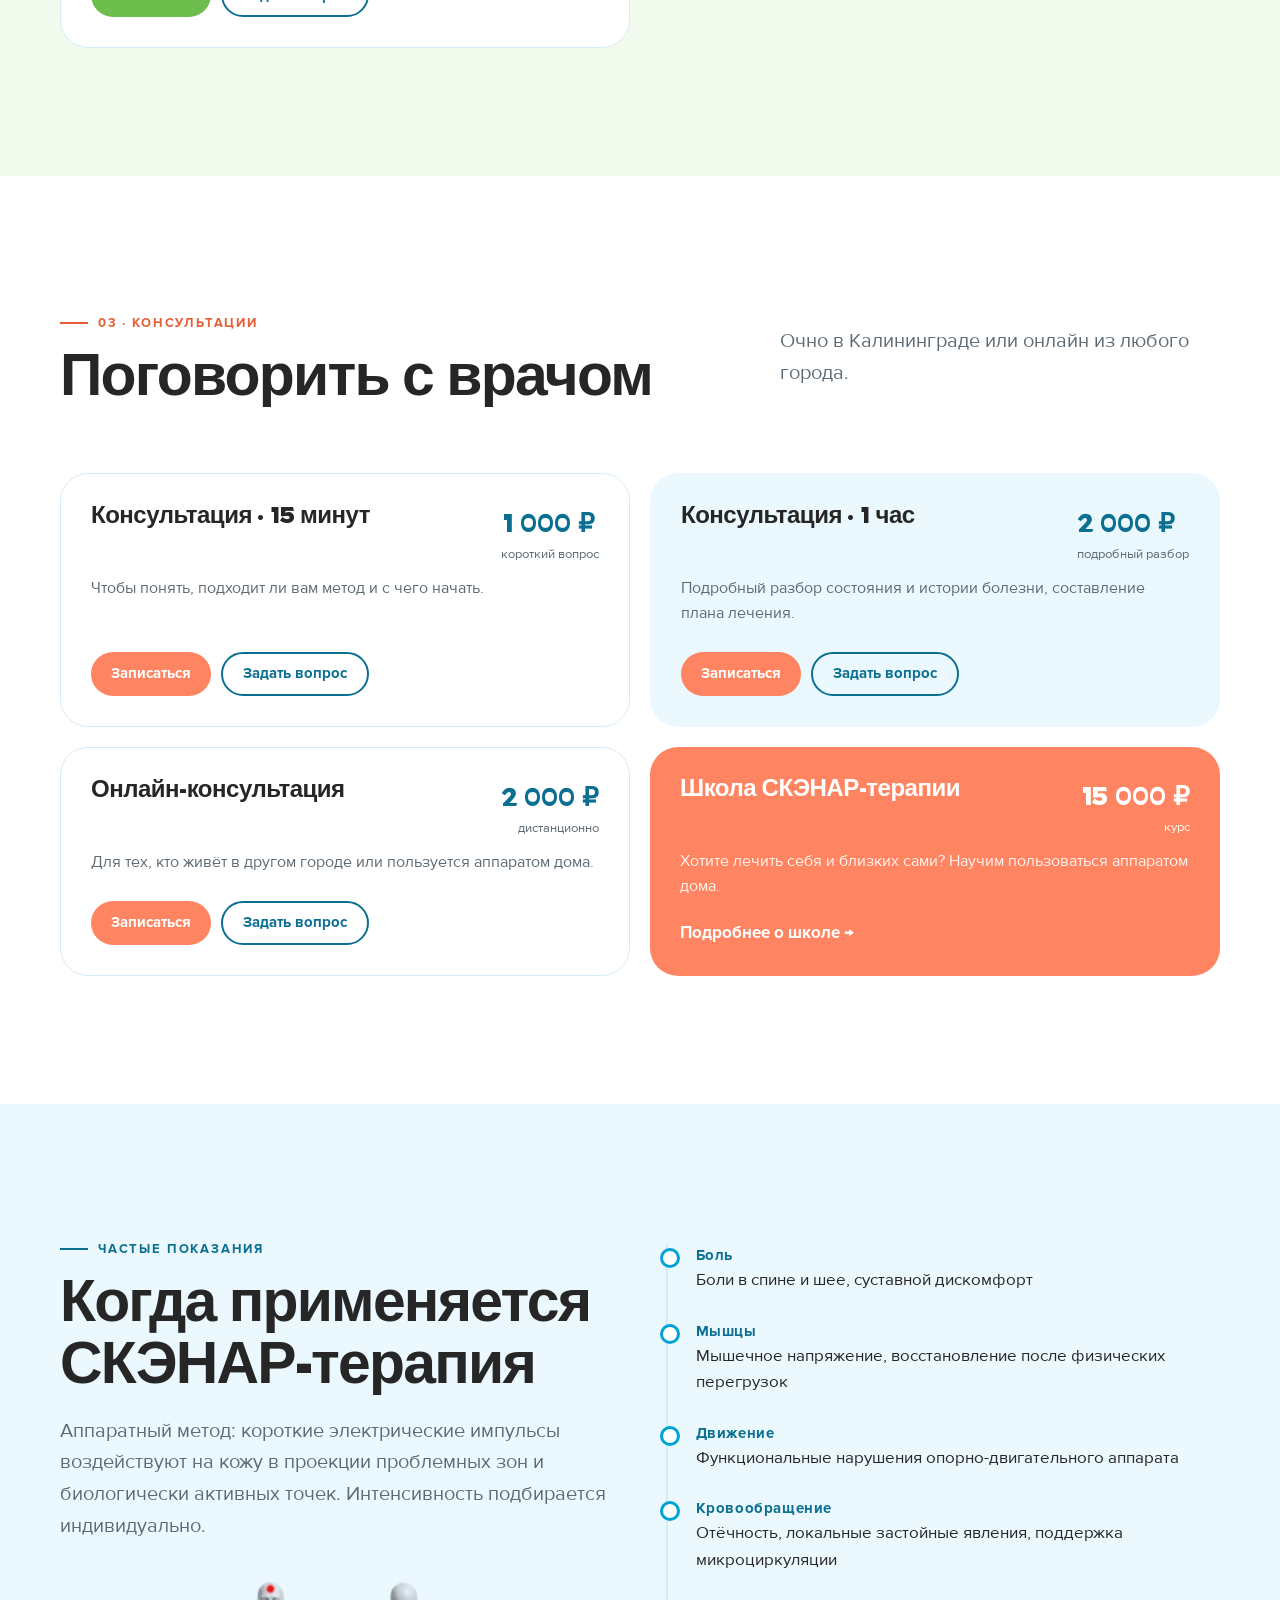
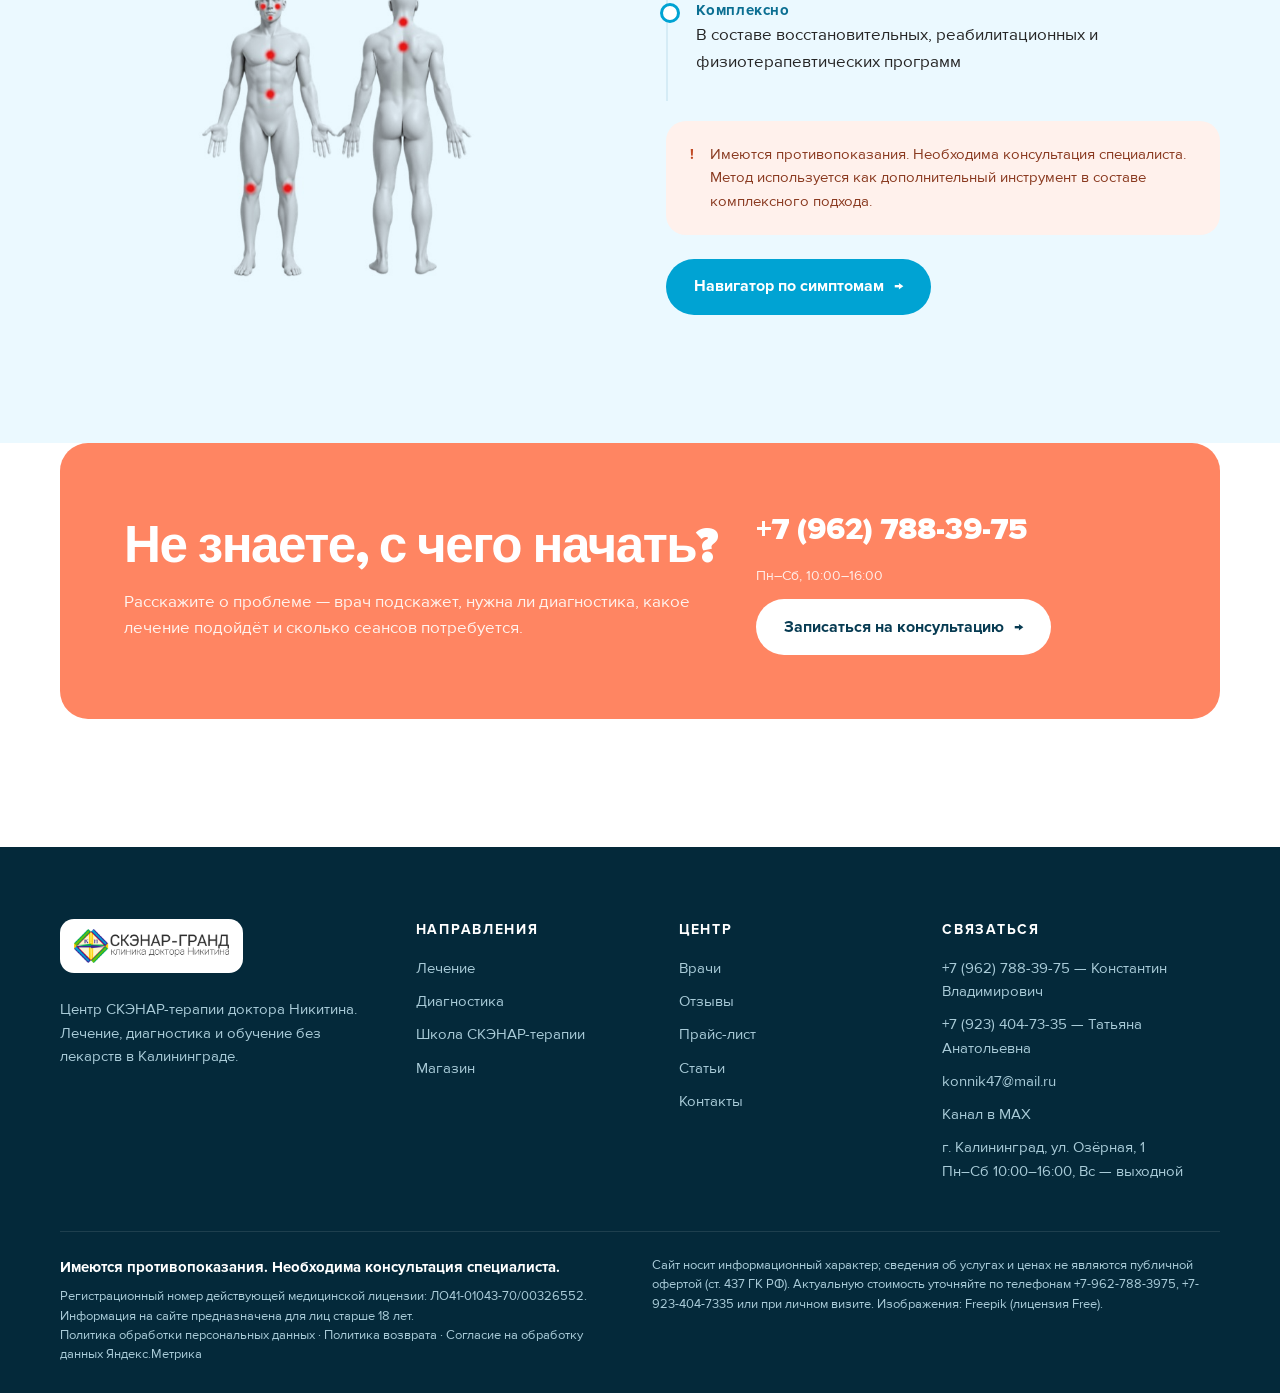
<file: uslugi.html>
<!doctype html>
<html lang="ru">
<head>
<meta charset="utf-8">
<meta name="viewport" content="width=device-width,initial-scale=1">
<title>Лечение и диагностика · цены | Центр СКЭНАР-терапии доктора Никитина</title>
<meta name="description" content="СКЭНАР-терапия, Моникор, ВРТ-диагностика, консультации врача-физиотерапевта в Калининграде.">
<link rel="icon" href="assets/img/logo.png">
<link rel="preload" href="assets/fonts/proximanova_black.woff" as="font" type="font/woff" crossorigin>
<link rel="stylesheet" href="assets/style.css">
</head>
<body>
<a class="sr" href="#main">Перейти к содержимому</a>
<div class="topbar"><div class="wrap">
  <div class="tb-left"><span><span class="dot"></span>Пн–Сб 10:00–16:00</span><span class="tb-hide">Калининград, ул. Озёрная, 1 · парковка во дворе</span></div>
  <div class="tb-left"><a href="tel:+79627883975">+7 (962) 788-39-75</a><a class="tb-hide" href="tel:+79234047335">+7 (923) 404-73-35</a></div>
</div></div>
<header class="header"><div class="wrap">
  <a class="logo" href="index.html" aria-label="СКЭНАР-ГРАНД — на главную"><img src="assets/img/logo.png" alt="СКЭНАР-ГРАНД · клиника доктора Никитина" width="183" height="40"></a>
  <nav class="nav" aria-label="Основное меню"><a href="uslugi.html" class="active">Лечение</a><a href="shkola.html">Школа</a><a href="magazin.html">Магазин</a><a href="o-nas.html">Врачи</a><a href="otzyvy.html">Отзывы</a><a href="stati.html">Статьи</a><a href="kontakty.html">Контакты</a></nav>
  <div class="h-actions">
    <button class="icon-btn" data-search aria-label="Поиск по сайту"><svg viewBox="0 0 24 24" fill="none" stroke="currentColor" stroke-width="2.2" stroke-linecap="round"><circle cx="11" cy="11" r="7"/><path d="m20 20-3.5-3.5"/></svg></button>
    <button class="icon-btn" data-voice aria-label="Голосовой поиск"><svg viewBox="0 0 24 24" fill="none" stroke="currentColor" stroke-width="2" stroke-linecap="round" stroke-linejoin="round"><rect x="9" y="2" width="6" height="12" rx="3"/><path d="M5 10a7 7 0 0 0 14 0M12 17v5M8 22h8"/></svg></button>
    <a class="btn btn-coral btn-sm" href="#" data-book>Записаться</a>
    <button class="icon-btn burger" data-menu aria-label="Открыть меню"><svg viewBox="0 0 24 24" fill="none" stroke="currentColor" stroke-width="2.2" stroke-linecap="round"><path d="M4 7h16M4 12h16M4 17h10"/></svg></button>
  </div>
</div></header>
<div class="drawer" id="drawer" aria-label="Меню">
  <div class="drawer-top"><a href="index.html" style="background:#fff;border-radius:12px;padding:8px 12px"><img src="assets/img/logo.png" alt="СКЭНАР-ГРАНД" style="height:30px"></a><button class="icon-btn" data-menu-close aria-label="Закрыть меню"><svg viewBox="0 0 24 24" fill="none" stroke="currentColor" stroke-width="2.2" stroke-linecap="round"><path d="M6 6l12 12M18 6 6 18"/></svg></button></div>
  <nav><a href="uslugi.html">Лечение<small>Лечение, диагностика, консультации</small></a><a href="shkola.html">Школа<small>Обучение для домашних пользователей</small></a><a href="magazin.html">Магазин<small>Аппараты, электроды, PDF-методики</small></a><a href="o-nas.html">Врачи<small>Никитины · с 2000 года</small></a><a href="otzyvy.html">Отзывы<small>Истории пациентов</small></a><a href="stati.html">Статьи<small>Простым языком о методах</small></a><a href="kontakty.html">Контакты<small>ул. Озёрная, 1</small></a></nav>
  <a class="btn btn-coral" href="#" data-book>Записаться на приём</a>
  <p style="margin-top:24px;color:#9FE3FA">+7 (962) 788-39-75 · Константин Владимирович<br>+7 (923) 404-73-35 · Татьяна Анатольевна</p>
</div>
<main id="main">
<section class="page-hero "><div class="wrap">
  <div class="crumbs"><a href="index.html">Главная</a><span>/</span><span>Лечение и диагностика</span></div>
  <span class="kicker on-dark">Услуги центра</span>
  <h1 class="display" style="margin-top:16px">Лечение, диагностика и консультации</h1>
  <p class="lead">Все услуги разбиты по задачам: понять причину, вылечить, получить совет врача. Не уверены, что выбрать, — начните с консультации.</p>
  <div class="chips"><a class="chip" href="#lechenie">Лечение · 5 услуг</a><a class="chip" href="#diagnostika">Диагностика · 3 услуги</a><a class="chip" href="#konsultacii">Консультации · 3 формата</a><a class="chip" href="shkola.html">Обучение →</a></div>
</div></section>
<div class="anchor-bar"><div class="wrap"><a href="#lechenie">Лечение</a><a href="#diagnostika">Диагностика</a><a href="#konsultacii">Консультации</a><a href="#pokazaniya">Показания</a><a href="prajs-list.html">Официальный прайс-лист</a></div></div><section class="sec" id="lechenie"><div class="wrap">
  <div class="sec-head rv"><div><span class="kicker" style="color:var(--blue)">01 · Лечение</span><h2 class="h2">Курс процедур у врача</h2></div><p class="lead" style="max-width:440px">Количество сеансов врач определяет после консультации и диагностики.</p></div>
  <div class="svc-grid"><article class="svc rv hl">
  <div class="top"><h3>СКЭНАР-терапия</h3><div class="sum">2 000 ₽<small>1 сеанс</small></div></div>
  <p>Аппарат с биологической обратной связью: нейроподобные импульсы активируют врождённые системы восстановления. Применяется при боли в спине и шее, мышечном напряжении, суставном дискомфорте, после перегрузок, при отёчности и для поддержки микроциркуляции.</p>
  <div class="ft"><a class="btn btn-sm" style="background:var(--blue);color:#fff" href="#" data-book="СКЭНАР-терапия">Записаться</a><a class="btn btn-sm btn-ghost" style="color:var(--blue-deep)" href="tel:+79627883975">Задать вопрос</a></div>
</article><article class="svc rv">
  <div class="top"><h3>Лечение заболеваний МОНИКОРом по симптомо-комплексам</h3><div class="sum">2 000 ₽<small>1 сеанс</small></div></div>
  <p>Коррекция нарушений, найденных при диагностике, по группам симптомов.</p>
  <div class="ft"><a class="btn btn-sm" style="background:var(--blue);color:#fff" href="#" data-book="Лечение заболеваний МОНИКОРом по симптомо-комплексам">Записаться</a><a class="btn btn-sm btn-ghost" style="color:var(--blue-deep)" href="tel:+79627883975">Задать вопрос</a></div>
</article><article class="svc rv">
  <div class="top"><h3>Резонансно-частотное лечение от инфекций и паразитов</h3><div class="sum">1 500 ₽<small>1 сеанс</small></div></div>
  <p>Назначается после ВРТ-диагностики. Без химических препаратов.</p>
  <div class="ft"><a class="btn btn-sm" style="background:var(--blue);color:#fff" href="#" data-book="Резонансно-частотное лечение от инфекций и паразитов">Записаться</a><a class="btn btn-sm btn-ghost" style="color:var(--blue-deep)" href="tel:+79627883975">Задать вопрос</a></div>
</article><article class="svc rv">
  <div class="top"><h3>Индукционная терапия</h3><div class="sum">1 500 ₽<small>1 сеанс</small></div></div>
  <p>Помощь при стрессе, депрессии, бессоннице. Улучшение памяти, антистрессовое действие, укрепление иммунитета.</p>
  <div class="ft"><a class="btn btn-sm" style="background:var(--blue);color:#fff" href="#" data-book="Индукционная терапия">Записаться</a><a class="btn btn-sm btn-ghost" style="color:var(--blue-deep)" href="tel:+79627883975">Задать вопрос</a></div>
</article><article class="svc rv">
  <div class="top"><h3>Лечебное одеяло</h3><div class="sum">700 ₽<small>1 сеанс</small></div></div>
  <p>Дополнительная процедура в составе курса.</p>
  <div class="ft"><a class="btn btn-sm" style="background:var(--blue);color:#fff" href="#" data-book="Лечебное одеяло">Записаться</a><a class="btn btn-sm btn-ghost" style="color:var(--blue-deep)" href="tel:+79627883975">Задать вопрос</a></div>
</article></div>
</div></section>
<section class="sec" id="diagnostika" style="background:#F2FAEE"><div class="wrap">
  <div class="sec-head rv"><div><span class="kicker" style="color:#3f8a24">02 · Диагностика</span><h2 class="h2">Найти причину, а не только симптом</h2></div><p class="lead" style="max-width:440px">Глубокая и быстрая диагностика всех органов. Часто — первый шаг перед курсом лечения.</p></div>
  <div class="svc-grid"><article class="svc rv hl">
  <div class="top"><h3>РОФЕС-МОНИКОР. Диагностика состояния всех органов</h3><div class="sum">3 000 ₽<small>с исправлением нарушений</small></div></div>
  <p>Уникальная система диагностики всех органов и систем с одновременным устранением найденных нарушений. Хорошая точка входа, если не знаете, с чего начать.</p>
  <div class="ft"><a class="btn btn-sm" style="background:var(--green);color:#fff" href="#" data-book="РОФЕС-МОНИКОР. Диагностика состояния всех органов">Записаться</a><a class="btn btn-sm btn-ghost" style="color:var(--blue-deep)" href="tel:+79627883975">Задать вопрос</a></div>
</article><article class="svc rv">
  <div class="top"><h3>Вегетативно-резонансная диагностика на паразитов</h3><div class="sum">3 000 ₽<small>ВРТ, вега-тест</small></div></div>
  <p>Выявляет патогенные вирусы, инфекции и паразитов. По результатам — план резонансно-частотного лечения.</p>
  <div class="ft"><a class="btn btn-sm" style="background:var(--green);color:#fff" href="#" data-book="Вегетативно-резонансная диагностика на паразитов">Записаться</a><a class="btn btn-sm btn-ghost" style="color:var(--blue-deep)" href="tel:+79627883975">Задать вопрос</a></div>
</article><article class="svc rv">
  <div class="top"><h3>Контрольная вегетативно-резонансная диагностика</h3><div class="sum">1 500 ₽<small>1 сеанс</small></div></div>
  <p>Повторная проверка после курса лечения, чтобы подтвердить результат.</p>
  <div class="ft"><a class="btn btn-sm" style="background:var(--green);color:#fff" href="#" data-book="Контрольная вегетативно-резонансная диагностика">Записаться</a><a class="btn btn-sm btn-ghost" style="color:var(--blue-deep)" href="tel:+79627883975">Задать вопрос</a></div>
</article></div>
</div></section>
<section class="sec" id="konsultacii"><div class="wrap">
  <div class="sec-head rv"><div><span class="kicker" style="color:#e65f38">03 · Консультации</span><h2 class="h2">Поговорить с врачом</h2></div><p class="lead" style="max-width:440px">Очно в Калининграде или онлайн из любого города.</p></div>
  <div class="svc-grid"><article class="svc rv">
  <div class="top"><h3>Консультация · 15 минут</h3><div class="sum">1 000 ₽<small>короткий вопрос</small></div></div>
  <p>Чтобы понять, подходит ли вам метод и с чего начать.</p>
  <div class="ft"><a class="btn btn-sm" style="background:var(--coral);color:#fff" href="#" data-book="Консультация · 15 минут">Записаться</a><a class="btn btn-sm btn-ghost" style="color:var(--blue-deep)" href="tel:+79627883975">Задать вопрос</a></div>
</article><article class="svc rv hl">
  <div class="top"><h3>Консультация · 1 час</h3><div class="sum">2 000 ₽<small>подробный разбор</small></div></div>
  <p>Подробный разбор состояния и истории болезни, составление плана лечения.</p>
  <div class="ft"><a class="btn btn-sm" style="background:var(--coral);color:#fff" href="#" data-book="Консультация · 1 час">Записаться</a><a class="btn btn-sm btn-ghost" style="color:var(--blue-deep)" href="tel:+79627883975">Задать вопрос</a></div>
</article><article class="svc rv">
  <div class="top"><h3>Онлайн-консультация</h3><div class="sum">2 000 ₽<small>дистанционно</small></div></div>
  <p>Для тех, кто живёт в другом городе или пользуется аппаратом дома.</p>
  <div class="ft"><a class="btn btn-sm" style="background:var(--coral);color:#fff" href="#" data-book="Онлайн-консультация">Записаться</a><a class="btn btn-sm btn-ghost" style="color:var(--blue-deep)" href="tel:+79627883975">Задать вопрос</a></div>
</article>
  <a class="svc rv" href="shkola.html" style="background:var(--coral);color:#fff;border:0"><div class="top"><h3>Школа СКЭНАР-терапии</h3><div class="sum" style="color:#fff">15 000 ₽<small style="color:#ffe">курс</small></div></div><p style="color:#fff3ee">Хотите лечить себя и близких сами? Научим пользоваться аппаратом дома.</p><span style="font-weight:700;margin-top:auto">Подробнее о школе <span class="arrow">→</span></span></a></div>
</div></section>
<section class="sec" id="pokazaniya" style="background:var(--sky)"><div class="wrap two">
  <div class="rv"><span class="kicker">Частые показания</span><h2 class="h2" style="margin-top:14px">Когда применяется СКЭНАР-терапия</h2>
  <p class="lead" style="margin-top:18px">Аппаратный метод: короткие электрические импульсы воздействуют на кожу в проекции проблемных зон и биологически активных точек. Интенсивность подбирается индивидуально.</p>
  <img src="assets/img/body-map.jpg" alt="Зоны воздействия на теле" style="mix-blend-mode:multiply;margin-top:24px" loading="lazy"></div>
  <div class="rv"><ul class="timeline" style="margin-top:12px">
    <li><b>Боль</b><span>Боли в спине и шее, суставной дискомфорт</span></li>
    <li><b>Мышцы</b><span>Мышечное напряжение, восстановление после физических перегрузок</span></li>
    <li><b>Движение</b><span>Функциональные нарушения опорно-двигательного аппарата</span></li>
    <li><b>Кровообращение</b><span>Отёчность, локальные застойные явления, поддержка микроциркуляции</span></li>
    <li><b>Комплексно</b><span>В составе восстановительных, реабилитационных и физиотерапевтических программ</span></li>
  </ul>
  <div class="notice" style="margin-top:20px"><b>!</b><span>Имеются противопоказания. Необходима консультация специалиста. Метод используется как дополнительный инструмент в составе комплексного подхода.</span></div>
  <a class="btn btn-blue" style="margin-top:24px" href="index.html#navigator">Навигатор по симптомам <span class="arrow">→</span></a></div>
</div></section>
<section class="sec" style="padding-top:0"><div class="wrap"><div class="cta rv">
  <div><h2>Не знаете, с чего начать?</h2><p>Расскажите о проблеме — врач подскажет, нужна ли диагностика, какое лечение подойдёт и сколько сеансов потребуется.</p></div>
  <div class="acts"><a class="tel" href="tel:+79627883975">+7 (962) 788-39-75</a><small>Пн–Сб, 10:00–16:00</small><a class="btn btn-white" href="#" data-book>Записаться на консультацию <span class="arrow">→</span></a></div>
</div></div></section>
</main>
<footer class="footer"><div class="wrap">
  <div class="f-grid">
    <div>
      <a class="f-logo" href="index.html"><img src="assets/img/logo.png" alt="СКЭНАР-ГРАНД"></a>
      <p style="margin:18px 0 0;max-width:320px">Центр СКЭНАР-терапии доктора Никитина. Лечение, диагностика и обучение без лекарств в Калининграде.</p>
    </div>
    <div><h5>Направления</h5><ul>
      <li><a href="uslugi.html#lechenie">Лечение</a></li>
      <li><a href="uslugi.html#diagnostika">Диагностика</a></li>
      <li><a href="shkola.html">Школа СКЭНАР-терапии</a></li>
      <li><a href="magazin.html">Магазин</a></li>
    </ul></div>
    <div><h5>Центр</h5><ul>
      <li><a href="o-nas.html">Врачи</a></li>
      <li><a href="otzyvy.html">Отзывы</a></li>
      <li><a href="prajs-list.html">Прайс-лист</a></li>
      <li><a href="stati.html">Статьи</a></li>
      <li><a href="kontakty.html">Контакты</a></li>
    </ul></div>
    <div><h5>Связаться</h5><ul>
      <li><a href="tel:+79627883975">+7 (962) 788-39-75</a> — Константин Владимирович</li>
      <li><a href="tel:+79234047335">+7 (923) 404-73-35</a> — Татьяна Анатольевна</li>
      <li><a href="mailto:konnik47@mail.ru">konnik47@mail.ru</a></li>
      <li><a href="https://max.ru/channel_scenar_tnikitina" target="_blank" rel="noopener">Канал в MAX</a></li>
      <li>г. Калининград, ул. Озёрная, 1<br>Пн–Сб 10:00–16:00, Вс — выходной</li>
    </ul></div>
  </div>
  <div class="f-legal">
    <div>
      <span class="warn">Имеются противопоказания. Необходима консультация специалиста.</span><br>
      Регистрационный номер действующей медицинской лицензии: ЛО41-01043-70/00326552.<br>
      Информация на сайте предназначена для лиц старше 18 лет.<br>
      <a href="https://scenar-dok-s.ru/policy" target="_blank" rel="noopener">Политика обработки персональных данных</a> · <a href="politika-vozvrata.html">Политика возврата</a> · <a href="https://scenar-dok-s.ru/metrics" target="_blank" rel="noopener">Согласие на обработку данных Яндекс.Метрика</a>
    </div>
    <div>Сайт носит информационный характер; сведения об услугах и ценах не являются публичной офертой (ст. 437 ГК РФ). Актуальную стоимость уточняйте по телефонам +7-962-788-3975, +7-923-404-7335 или при личном визите. Изображения: Freepik (лицензия Free).</div>
  </div>
</div></footer>

<div class="fab"><a class="btn btn-white" href="tel:+79627883975" style="box-shadow:var(--shadow)"><svg width="22" height="22" viewBox="0 0 24 24" fill="none" stroke="currentColor" stroke-width="2" stroke-linecap="round" stroke-linejoin="round"><path d="M22 16.9v3a2 2 0 0 1-2.2 2 19.8 19.8 0 0 1-8.6-3.1 19.5 19.5 0 0 1-6-6A19.8 19.8 0 0 1 2.1 4.2 2 2 0 0 1 4.1 2h3a2 2 0 0 1 2 1.7c.1.9.4 1.8.7 2.7a2 2 0 0 1-.5 2.1L8 9.8a16 16 0 0 0 6 6l1.3-1.3a2 2 0 0 1 2.1-.5c.9.3 1.8.6 2.7.7a2 2 0 0 1 1.7 2z"/></svg> Позвонить</a><a class="btn btn-coral" href="#" data-book>Записаться</a></div>

<div class="search-ov" id="searchOv" role="dialog" aria-modal="true" aria-label="Поиск по сайту">
  <button class="icon-btn s-close" data-close-search aria-label="Закрыть поиск"><svg viewBox="0 0 24 24" fill="none" stroke="currentColor" stroke-width="2.2" stroke-linecap="round"><path d="M6 6l12 12M18 6 6 18"/></svg></button>
  <div class="search-box">
    <div class="vsearch">
      <span class="wave" aria-hidden="true"><i></i><i></i><i></i><i></i></span>
      <input id="sInput" type="search" placeholder="Что беспокоит? Например: болит спина" aria-label="Поисковый запрос" autocomplete="off">
      <button class="mic" data-voice aria-label="Сказать голосом"><svg viewBox="0 0 24 24" fill="none" stroke="currentColor" stroke-width="2" stroke-linecap="round" stroke-linejoin="round"><rect x="9" y="2" width="6" height="12" rx="3"/><path d="M5 10a7 7 0 0 0 14 0M12 17v5M8 22h8"/></svg></button>
    </div>
    <div class="s-status" id="sStatus" aria-live="polite">Скажите или напишите, что беспокоит — подскажем услугу, врача, статью или товар.</div>
    <div class="chips dark">
      <button class="chip" data-search="болит спина">Болит спина</button>
      <button class="chip" data-search="кашель у ребенка">Кашель у ребёнка</button>
      <button class="chip" data-search="паразиты">Паразиты</button>
      <button class="chip" data-search="бессонница">Бессонница</button>
      <button class="chip" data-search="купить аппарат">Купить аппарат</button>
      <button class="chip" data-search="обучение">Обучение</button>
    </div>
    <div class="s-results" id="sResults"></div>
  </div>
</div>

<div class="modal" id="bookModal" role="dialog" aria-modal="true" aria-labelledby="bookTitle">
  <div class="modal-box">
    <button class="icon-btn x" data-close-modal aria-label="Закрыть"><svg viewBox="0 0 24 24" fill="none" stroke="currentColor" stroke-width="2.2" stroke-linecap="round"><path d="M6 6l12 12M18 6 6 18"/></svg></button>
    <form class="form" novalidate>
  <div class="form-fields">
    <h3 id="bookTitle">Записаться на приём</h3>
    <p style="color:var(--muted);margin:0 0 18px">Перезвоним в рабочее время и подберём удобный день.</p>
    <div class="form" style="gap:12px">
      <div class="field"><label for="bookTitlen">Ваше имя *</label><input id="bookTitlen" name="name" required autocomplete="name"></div>
      <div class="field"><label for="bookTitlep">Телефон *</label><input id="bookTitlep" name="phone" type="tel" required placeholder="+7 (___) ___-__-__" autocomplete="tel"></div>
      <div class="field"><label for="bookTitles">Что вас интересует</label>
        <select id="bookTitles" name="topic">
          <option>Консультация врача</option><option>Лечение (СКЭНАР-терапия, Моникор)</option><option>Диагностика</option><option>Школа СКЭНАР-терапии</option><option>Покупка аппарата или электрода</option><option>Пока не знаю — нужен совет</option>
        </select></div>
      <div class="field"><label for="bookTitlem">Сообщение</label><textarea id="bookTitlem" name="msg" placeholder="Коротко опишите, что беспокоит"></textarea></div>
      <button class="btn btn-coral" type="submit">Отправить заявку <span class="arrow">→</span></button>
      <p class="consent">Нажимая кнопку «Отправить», я даю согласие на обработку персональных данных в соответствии с Федеральным законом от 27.07.2006 №152-ФЗ «О персональных данных».</p>
    </div>
  </div>
  <div class="form-ok"><div style="font-size:56px">✓</div><h3>Заявка отправлена</h3><p style="color:var(--muted)">Мы перезвоним в рабочее время: Пн–Сб, 10:00–16:00.</p></div>
</form>
  </div>
</div>
<script src="assets/app.js"></script>
</body>
</html>
</file>
<file: assets/style.css>
/* ============ СКЭНАР-ГРАНД · редизайн ============ */
@font-face{font-family:"ProximaNova";src:url(fonts/proximanova_regular.woff) format("woff");font-weight:400;font-display:swap}
@font-face{font-family:"ProximaNova";src:url(fonts/proximanova_bold.woff) format("woff");font-weight:700;font-display:swap}
@font-face{font-family:"ProximaNova";src:url(fonts/proximanova_black.woff) format("woff");font-weight:900;font-display:swap}

:root{
  /* фирменная палитра (с текущего сайта) */
  --blue:#00A3D3;
  --blue-2:#22B8F0;
  --blue-deep:#0B6F92;
  --navy:#073B52;
  --sky:#EBF9FF;
  --green:#6EBE4D;
  --coral:#FF8562;
  --ink:#262626;
  --muted:#5E6B74;
  --line:#D5ECF6;
  --paper:#FFFFFF;
  --radius:28px;
  --radius-s:16px;
  --shadow:0 20px 60px -24px rgba(7,59,82,.28);
  --wrap:1240px;
  --gut:clamp(16px,4vw,40px);
}
*{box-sizing:border-box}
html{scroll-behavior:smooth;-webkit-text-size-adjust:100%}
body{margin:0;background:var(--paper);color:var(--ink);font:400 17px/1.55 "ProximaNova",Arial,sans-serif;overflow-x:hidden}
img{max-width:100%;display:block}
a{color:inherit;text-decoration:none}
button{font:inherit;color:inherit;cursor:pointer;border:0;background:none}
:focus-visible{outline:3px solid var(--coral);outline-offset:3px;border-radius:8px}
.wrap{max-width:var(--wrap);margin:0 auto;padding:0 var(--gut)}
.sr{position:absolute;width:1px;height:1px;overflow:hidden;clip:rect(0 0 0 0)}

h1,h2,h3,h4{margin:0;line-height:1.05;letter-spacing:-.02em}
.display{font-weight:900;font-size:clamp(40px,7vw,92px);letter-spacing:-.035em;line-height:.95}
.h2{font-weight:900;font-size:clamp(32px,4.6vw,60px);letter-spacing:-.03em}
.h3{font-weight:700;font-size:clamp(22px,2.2vw,28px)}
.lead{font-size:clamp(18px,1.6vw,21px);color:var(--muted);max-width:640px}
.kicker{display:inline-flex;align-items:center;gap:10px;font-weight:700;font-size:13px;letter-spacing:.14em;text-transform:uppercase;color:var(--blue-deep)}
.kicker::before{content:"";width:28px;height:2px;background:currentColor}
.kicker.on-dark{color:#9FE3FA}

section{position:relative}
.sec{padding:clamp(72px,10vw,140px) 0}
.sec-head{display:flex;justify-content:space-between;align-items:flex-end;gap:32px;margin-bottom:clamp(36px,5vw,64px);flex-wrap:wrap}
.sec-head .h2{max-width:780px;margin-top:14px}

/* ---------- кнопки ---------- */
.btn{display:inline-flex;align-items:center;gap:10px;height:56px;padding:0 28px;border-radius:999px;font-weight:700;font-size:16px;transition:transform .2s,background .2s,box-shadow .2s;white-space:nowrap}
.btn:hover{transform:translateY(-2px)}
.btn-coral{background:var(--coral);color:#fff;box-shadow:0 14px 30px -12px rgba(255,133,98,.8)}
.btn-coral:hover{background:#ff7448}
.btn-blue{background:var(--blue);color:#fff}
.btn-green{background:var(--green);color:#fff}
.btn-ghost{border:2px solid currentColor}
.btn-white{background:#fff;color:var(--navy)}
.btn-sm{height:44px;padding:0 20px;font-size:15px}
.arrow{display:inline-block;transition:transform .2s}
a:hover .arrow,button:hover .arrow{transform:translateX(4px)}

/* ---------- шапка ---------- */
.topbar{background:var(--navy);color:#CFEFFB;font-size:14px}
.topbar .wrap{display:flex;gap:24px;align-items:center;height:40px;justify-content:space-between}
.topbar .tb-left{display:flex;gap:22px;align-items:center;overflow:hidden;white-space:nowrap}
.topbar a:hover{color:#fff}
.topbar .dot{width:8px;height:8px;border-radius:50%;background:var(--green);display:inline-block;margin-right:8px;box-shadow:0 0 0 4px rgba(110,190,77,.25)}
.header{position:sticky;top:0;z-index:50;background:rgba(255,255,255,.88);backdrop-filter:saturate(1.6) blur(14px);-webkit-backdrop-filter:saturate(1.6) blur(14px);border-bottom:1px solid transparent;transition:border-color .2s}
.header.scrolled{border-color:var(--line)}
.header .wrap{display:flex;align-items:center;gap:20px;height:78px}
.logo img{height:40px;width:auto}
.nav{display:flex;gap:4px;margin-left:auto}
.nav a{white-space:nowrap;padding:10px 13px;border-radius:999px;font-weight:700;font-size:15px;color:#3b4a53;transition:background .2s,color .2s}
.nav a:hover{background:var(--sky);color:var(--blue-deep)}
.nav a.active{color:var(--blue-deep);background:var(--sky)}
.h-actions{display:flex;gap:10px;align-items:center}
.icon-btn{width:48px;height:48px;border-radius:50%;display:grid;place-items:center;background:var(--sky);color:var(--blue-deep);transition:background .2s}
.icon-btn:hover{background:#d6f2fd}
.icon-btn svg{width:22px;height:22px}
.burger{display:none}
@media (max-width:1120px){
  .nav{display:none}
  .burger{display:grid}
  .h-actions{margin-left:auto}
}
@media (max-width:640px){
  .header .wrap{height:66px}
  .logo img{height:32px}
  .h-actions .btn{display:none}
  .topbar .tb-hide{display:none}
}
/* мобильное меню */
.drawer{position:fixed;inset:0;z-index:90;background:var(--navy);color:#fff;transform:translateY(-100%);transition:transform .45s cubic-bezier(.7,0,.2,1);display:flex;flex-direction:column;padding:24px var(--gut) 32px;overflow:auto}
.drawer.open{transform:none}
.drawer-top{display:flex;justify-content:space-between;align-items:center}
.drawer nav{display:flex;flex-direction:column;margin:32px 0}
.drawer nav a{font-weight:900;font-size:clamp(30px,8vw,44px);letter-spacing:-.02em;padding:6px 0;border-bottom:1px solid rgba(255,255,255,.1)}
.drawer nav a small{display:block;font-size:14px;font-weight:400;color:#9FE3FA;letter-spacing:0}
.drawer .btn{align-self:flex-start}

/* ---------- герой ---------- */
.hero{background:radial-gradient(1200px 600px at 85% -10%,#22B8F0 0%,transparent 60%),linear-gradient(160deg,var(--blue) 0%,var(--blue-deep) 70%,var(--navy) 100%);color:#fff;overflow:hidden;padding:clamp(48px,7vw,96px) 0 0}
.hero-grid{display:grid;grid-template-columns:1.2fr .8fr;gap:clamp(24px,4vw,64px);align-items:end}
.hero h1 em{font-style:normal;color:#C8F0B5}
.hero .lead{color:#D9F3FC;margin:24px 0 32px}
.hero-photo{position:relative;align-self:end}
.hero-photo .frame{border-radius:260px 260px 0 0;overflow:hidden;aspect-ratio:1/1.05;background:#0b5e7d;box-shadow:0 0 0 10px rgba(255,255,255,.08)}
.hero-photo .frame img{width:100%;height:100%;object-fit:cover;object-position:50% 20%}
.badge{position:absolute;background:#fff;color:var(--ink);border-radius:20px;padding:14px 18px;box-shadow:var(--shadow);font-size:14px;line-height:1.3;display:flex;gap:12px;align-items:center}
.badge b{display:block;font-size:22px;font-weight:900;color:var(--blue-deep);letter-spacing:-.02em}
.badge .bi{width:42px;height:42px;border-radius:12px;display:grid;place-items:center;flex:none}
.badge.b1{left:-56px;bottom:30%;animation:float 6s ease-in-out infinite}
.badge.b2{right:-18px;bottom:8%;animation:float 7s ease-in-out infinite reverse}
@keyframes float{50%{transform:translateY(-10px)}}
.ecg{display:block;width:100%;height:120px;margin-top:-30px;position:relative;z-index:2}
.ecg path{fill:none;stroke:#fff;stroke-width:2.5;stroke-linecap:round;stroke-linejoin:round;stroke-dasharray:3000;stroke-dashoffset:3000;animation:draw 4s ease-out .3s forwards}
@keyframes draw{to{stroke-dashoffset:0}}
@media (max-width:900px){
  .hero-grid{grid-template-columns:1fr}
  .hero-photo{max-width:420px;margin:24px auto 0;width:100%}
  .badge.b1{left:-8px}.badge.b2{right:-8px}
}

/* голосовой поиск — капсула */
.vsearch{display:flex;align-items:center;gap:8px;background:#fff;border-radius:999px;padding:8px 8px 8px 24px;max-width:620px;box-shadow:0 24px 50px -20px rgba(0,0,0,.45);color:var(--ink)}
.vsearch input{flex:1;min-width:0;border:0;outline:0;font:inherit;font-size:18px;background:transparent;color:var(--ink);height:48px}
.vsearch input::placeholder{color:#8a979f}
.mic{width:52px;height:52px;border-radius:50%;background:var(--coral);color:#fff;display:grid;place-items:center;flex:none;position:relative;transition:transform .2s}
.mic:hover{transform:scale(1.06)}
.mic svg{width:24px;height:24px}
.mic.listening{background:#e74c3c}
.mic.listening::before,.mic.listening::after{content:"";position:absolute;inset:0;border-radius:50%;border:2px solid #ff8562;animation:ring 1.4s ease-out infinite}
.mic.listening::after{animation-delay:.7s}
@keyframes ring{from{transform:scale(1);opacity:1}to{transform:scale(1.9);opacity:0}}
.go{width:52px;height:52px;border-radius:50%;background:var(--sky);color:var(--blue-deep);display:grid;place-items:center;flex:none}
.chips{display:flex;flex-wrap:wrap;gap:8px;margin-top:16px}
.chip{padding:8px 16px;border-radius:999px;font-size:15px;background:rgba(255,255,255,.14);color:#fff;border:1px solid rgba(255,255,255,.25);transition:background .2s}
.chip:hover{background:rgba(255,255,255,.26)}
.chips.light .chip{background:var(--sky);color:var(--blue-deep);border-color:var(--line)}
.chips.light .chip:hover,.chips.light .chip.on{background:var(--blue);color:#fff;border-color:var(--blue)}

/* ---------- полоса фактов ---------- */
.facts{background:var(--navy);color:#fff}
.facts .wrap{display:grid;grid-template-columns:repeat(4,1fr);gap:0}
.fact{padding:36px 24px;border-left:1px solid rgba(255,255,255,.1)}
.fact:first-child{border-left:0;padding-left:0}
.fact b{display:block;font-size:clamp(30px,3.4vw,46px);font-weight:900;letter-spacing:-.03em;color:#9FE3FA;line-height:1}
.fact span{font-size:15px;color:#C9E6F1}
@media (max-width:800px){.facts .wrap{grid-template-columns:1fr 1fr}.fact{border-left:0;padding:24px 0;border-top:1px solid rgba(255,255,255,.1)}.fact:nth-child(-n+2){border-top:0}}

/* ---------- маршрут пациента ---------- */
.route{background:var(--sky)}
.route-track{position:relative;display:grid;grid-template-columns:repeat(4,1fr);gap:20px}
.route-track::before{content:"";position:absolute;left:0;right:0;top:44px;height:2px;background:repeating-linear-gradient(90deg,var(--blue) 0 10px,transparent 10px 18px);opacity:.5}
.stop{position:relative;background:#fff;border-radius:var(--radius);padding:28px 26px 30px;transition:transform .3s,box-shadow .3s;display:flex;flex-direction:column}
.stop:hover{transform:translateY(-6px);box-shadow:var(--shadow)}
.stop .num{width:56px;height:56px;border-radius:50%;display:grid;place-items:center;font-weight:900;font-size:20px;color:#fff;margin:-2px 0 22px;position:relative;z-index:1;box-shadow:0 0 0 8px var(--sky)}
.stop h3{font-size:24px;font-weight:900;margin-bottom:8px}
.stop p{margin:0 0 18px;color:var(--muted);font-size:16px;flex:1}
.stop .meta{font-size:14px;font-weight:700;display:flex;justify-content:space-between;align-items:center;padding-top:16px;border-top:1px solid var(--line)}
@media (max-width:980px){.route-track{grid-template-columns:1fr 1fr}.route-track::before{display:none}}
@media (max-width:560px){.route-track{grid-template-columns:1fr}}

/* ---------- направления ---------- */
.dirs{display:grid;grid-template-columns:repeat(12,1fr);gap:20px}
.dir{position:relative;border-radius:var(--radius);overflow:hidden;padding:34px;min-height:340px;display:flex;flex-direction:column;justify-content:space-between;color:#fff;isolation:isolate;transition:transform .35s}
.dir:hover{transform:translateY(-4px)}
.dir .tag{font-size:13px;font-weight:700;letter-spacing:.12em;text-transform:uppercase;opacity:.85}
.dir h3{font-size:clamp(28px,3vw,40px);font-weight:900;letter-spacing:-.025em;margin:10px 0 12px}
.dir p{margin:0;max-width:440px;opacity:.92}
.dir ul{list-style:none;margin:18px 0 0;padding:0;display:flex;flex-wrap:wrap;gap:8px}
.dir li{font-size:14px;padding:6px 12px;border-radius:999px;background:rgba(255,255,255,.18)}
.dir .go-row{display:flex;justify-content:space-between;align-items:flex-end;margin-top:28px;gap:16px}
.dir .price{font-size:15px;opacity:.9}
.dir .price b{font-size:26px;font-weight:900;display:block}
.dir .circle{width:60px;height:60px;border-radius:50%;background:#fff;color:var(--ink);display:grid;place-items:center;flex:none;transition:transform .3s}
.dir:hover .circle{transform:rotate(-45deg)}
.dir>div:not(.go-row){max-width:62%}
.dir.d-diag>div:not(.go-row),.dir.d-school>div:not(.go-row){max-width:68%}
.dir .art{position:absolute;z-index:-1;right:-50px;top:50%;margin-top:-110px;width:220px;opacity:.95;border-radius:50%;transition:transform .6s;box-shadow:0 0 0 14px rgba(255,255,255,.08)}
.dir:hover .art{transform:scale(1.06) rotate(-6deg)}
.dir.d-treat{grid-column:span 7;background:linear-gradient(140deg,var(--blue),var(--blue-deep))}
.dir.d-diag{grid-column:span 5;background:linear-gradient(140deg,#7cc95c,#4d9a2f)}
.dir.d-school{grid-column:span 5;background:linear-gradient(140deg,#ff9a7c,#ef6a43)}
.dir.d-shop{grid-column:span 7;background:var(--navy)}
.dir.d-shop .art{border-radius:24px;width:230px;right:34px;top:34px;margin-top:0;transform:rotate(4deg);box-shadow:0 20px 40px -10px rgba(0,0,0,.5)}
.dir.d-shop:hover .art{transform:rotate(0) scale(1.03)}
@media (max-width:900px){.dir{grid-column:1/-1!important;min-height:300px}.dir>div:not(.go-row){max-width:100%!important}.dir .art{width:200px;opacity:.3;margin-top:-100px}.dir.d-shop .art{width:150px;opacity:.5}}

/* ---------- навигатор по симптомам ---------- */
.nav-sym{display:grid;grid-template-columns:.9fr 1.1fr;gap:clamp(24px,4vw,56px);align-items:start}
.body-wrap{position:sticky;top:110px;background:var(--sky);border-radius:var(--radius);padding:24px;overflow:hidden}
.body-map{position:relative;aspect-ratio:460/940;max-width:330px;margin:0 auto}
.body-map img{width:100%;height:100%;object-fit:contain;mix-blend-mode:multiply}
.hot{position:absolute;width:24px;height:24px;margin:-12px 0 0 -12px;border-radius:50%;background:var(--coral);border:3px solid #fff;box-shadow:0 0 0 0 rgba(255,133,98,.6);animation:pulse 2s infinite;cursor:pointer}
.hot.on{background:var(--blue);animation:none;box-shadow:0 0 0 8px rgba(0,163,211,.25)}
@keyframes pulse{70%{box-shadow:0 0 0 14px rgba(255,133,98,0)}100%{box-shadow:0 0 0 0 rgba(255,133,98,0)}}
.hot span{position:absolute;left:50%;bottom:130%;transform:translateX(-50%);background:var(--ink);color:#fff;font-size:12px;white-space:nowrap;padding:4px 8px;border-radius:6px;opacity:0;pointer-events:none;transition:opacity .2s}
.hot:hover span{opacity:1}
.body-hint{font-size:14px;color:var(--muted);margin-top:10px;text-align:center}
.systems{display:flex;flex-direction:column;gap:10px}
.sys{border:1px solid var(--line);border-radius:20px;background:#fff;transition:border-color .2s,box-shadow .2s}
.sys.open{border-color:var(--blue);box-shadow:var(--shadow)}
.sys-btn{width:100%;display:flex;align-items:center;gap:16px;padding:18px 22px;text-align:left;font-weight:700;font-size:19px}
.sys-btn .ic{width:44px;height:44px;border-radius:12px;background:var(--sky);display:grid;place-items:center;color:var(--blue-deep);flex:none}
.sys-btn .pm{margin-left:auto;width:32px;height:32px;border-radius:50%;border:1px solid var(--line);display:grid;place-items:center;transition:transform .3s}
.sys.open .pm{transform:rotate(45deg);background:var(--blue);color:#fff;border-color:var(--blue)}
.sys-body{display:grid;grid-template-rows:0fr;transition:grid-template-rows .35s}
.sys.open .sys-body{grid-template-rows:1fr}
.sys-body>div{overflow:hidden}
.sys-inner{padding:0 22px 22px 82px}
.sys-inner p{margin:0 0 14px;color:var(--muted);font-size:16px}
.sys-inner .rec{display:flex;flex-wrap:wrap;gap:8px;align-items:center;font-size:14px}
.sys-inner .rec a{padding:6px 12px;border-radius:999px;background:var(--sky);color:var(--blue-deep);font-weight:700}
.sys-inner .rec a:hover{background:var(--blue);color:#fff}
@media (max-width:900px){.nav-sym{grid-template-columns:1fr}.body-wrap{position:relative;top:0}.sys-inner{padding-left:22px}}

/* ---------- технологии ---------- */
.tech{display:grid;grid-template-columns:repeat(3,1fr);gap:20px}
.tech-card{background:#fff;border:1px solid var(--line);border-radius:var(--radius);padding:30px;display:flex;flex-direction:column;gap:14px;transition:transform .3s,box-shadow .3s}
.tech-card:hover{transform:translateY(-6px);box-shadow:var(--shadow)}
.tech-card img{width:120px;height:120px;border-radius:50%;object-fit:cover}
.tech-card h3{font-size:24px;font-weight:900}
.tech-card p{margin:0;color:var(--muted);font-size:16px;flex:1}
.tech-card .lbl{font-size:12px;font-weight:700;letter-spacing:.12em;text-transform:uppercase;color:var(--green)}
@media (max-width:900px){.tech{grid-template-columns:1fr}}

/* ---------- врачи ---------- */
.docs{background:linear-gradient(180deg,#fff 0%,var(--sky) 100%)}
.doc-grid{display:grid;grid-template-columns:1fr 1fr;gap:clamp(24px,4vw,56px);align-items:center}
.doc-photo{border-radius:var(--radius);overflow:hidden;position:relative;aspect-ratio:1/1.05}
.doc-photo img{width:100%;height:100%;object-fit:cover;object-position:50% 30%}
.doc-photo .cap{position:absolute;left:20px;right:20px;bottom:20px;background:rgba(7,59,82,.82);backdrop-filter:blur(8px);color:#fff;border-radius:18px;padding:16px 20px;font-size:15px}
.doc-list{display:flex;flex-direction:column;gap:18px;margin:32px 0}
.doc-row{display:flex;gap:18px;align-items:center;padding:16px;border-radius:20px;background:#fff;border:1px solid var(--line)}
.doc-row img{width:76px;height:76px;border-radius:50%;object-fit:cover;object-position:50% 15%;flex:none}
.doc-row b{display:block;font-size:19px}
.doc-row span{font-size:15px;color:var(--muted)}
@media (max-width:900px){.doc-grid{grid-template-columns:1fr}}

/* ---------- цены ---------- */
.price-list{display:flex;flex-direction:column;border-top:1px solid var(--line)}
.price-row{display:grid;grid-template-columns:auto 1fr auto auto;gap:20px;align-items:center;padding:20px 4px;border-bottom:1px solid var(--line);transition:background .2s}
.price-row:hover{background:var(--sky)}
.price-row .pill{font-size:12px;font-weight:700;letter-spacing:.08em;text-transform:uppercase;padding:6px 10px;border-radius:999px;color:#fff;white-space:nowrap}
.price-row h4{font-size:19px;font-weight:700;letter-spacing:-.01em}
.price-row small{display:block;color:var(--muted);font-size:14px;margin-top:4px}
.price-row .sum{font-weight:900;font-size:22px;white-space:nowrap;text-align:right}
.price-row .sum small{font-weight:400}
.price-row .btn{height:42px;padding:0 18px;font-size:14px}
@media (max-width:720px){.price-row{grid-template-columns:1fr auto}.price-row .pill{grid-column:1/-1;justify-self:start}.price-row .btn{grid-column:1/-1;justify-self:start}}
.p-treat{background:var(--blue)}.p-diag{background:var(--green)}.p-school{background:var(--coral)}.p-cons{background:var(--navy)}

/* ---------- товары ---------- */
.products{display:grid;grid-template-columns:repeat(auto-fill,minmax(250px,1fr));gap:20px}
.prod{background:#fff;border:1px solid var(--line);border-radius:24px;overflow:hidden;display:flex;flex-direction:column;transition:transform .3s,box-shadow .3s}
.prod:hover{transform:translateY(-6px);box-shadow:var(--shadow)}
.prod .ph{aspect-ratio:1/1;background:#f4fbfe;overflow:hidden}
.prod .ph img{width:100%;height:100%;object-fit:cover;transition:transform .5s}
.prod:hover .ph img{transform:scale(1.05)}
.prod .bd{padding:20px;display:flex;flex-direction:column;gap:8px;flex:1}
.prod .cat{font-size:12px;font-weight:700;letter-spacing:.12em;text-transform:uppercase;color:var(--blue-deep)}
.prod h4{font-size:19px;font-weight:700;line-height:1.2}
.prod p{margin:0;color:var(--muted);font-size:15px;flex:1}
.prod .ft{display:flex;justify-content:space-between;align-items:center;margin-top:12px}
.prod .pr{font-size:22px;font-weight:900}
.prod .ft .btn{height:42px;padding:0 18px;font-size:14px}
.prod.hidden{display:none}
.prod .flag{position:absolute;margin:14px;background:var(--coral);color:#fff;font-size:12px;font-weight:700;padding:5px 10px;border-radius:999px}

/* ---------- отзывы ---------- */
.rev-scroller{display:grid;grid-auto-flow:column;grid-auto-columns:minmax(300px,400px);gap:20px;overflow-x:auto;scroll-snap-type:x mandatory;padding:4px var(--gut) 24px;margin:0 calc(var(--gut)*-1);scrollbar-width:thin}
.rev{scroll-snap-align:start;background:#fff;border-radius:var(--radius);padding:30px;border:1px solid var(--line);display:flex;flex-direction:column;gap:16px}
.rev q{quotes:none;font-size:18px;line-height:1.5}
.rev .who{display:flex;gap:12px;align-items:center;margin-top:auto;padding-top:16px;border-top:1px solid var(--line)}
.rev .av{width:44px;height:44px;border-radius:50%;display:grid;place-items:center;color:#fff;font-weight:900;flex:none}
.rev .who b{display:block}
.rev .who span{font-size:14px;color:var(--muted)}
.rev .topic{align-self:flex-start;font-size:12px;font-weight:700;letter-spacing:.08em;text-transform:uppercase;padding:5px 10px;border-radius:999px;background:var(--sky);color:var(--blue-deep)}
.big-quote{background:var(--navy);color:#fff;border-radius:var(--radius);padding:clamp(28px,5vw,64px);display:grid;grid-template-columns:auto 1fr;gap:32px}
.big-quote .mark{font-size:140px;line-height:.7;font-weight:900;color:var(--coral)}
.big-quote h3{font-size:clamp(26px,3vw,40px);font-weight:900;margin-bottom:18px}
.big-quote p{color:#D3ECF5;margin:0 0 14px}
@media (max-width:700px){.big-quote{grid-template-columns:1fr}.big-quote .mark{font-size:90px}}

/* ---------- статьи ---------- */
.articles{display:grid;grid-template-columns:repeat(3,1fr);gap:20px}
.art{display:flex;flex-direction:column;border-radius:var(--radius);padding:28px;background:#fff;border:1px solid var(--line);min-height:300px;transition:transform .3s,box-shadow .3s;position:relative;overflow:hidden}
.art:hover{transform:translateY(-6px);box-shadow:var(--shadow)}
.art .cat{font-size:12px;font-weight:700;letter-spacing:.12em;text-transform:uppercase;color:var(--green)}
.art h3{font-size:24px;font-weight:900;margin:14px 0 12px;letter-spacing:-.02em}
.art p{margin:0;color:var(--muted);font-size:16px;flex:1}
.art .more{margin-top:20px;font-weight:700;color:var(--blue-deep)}
.art.feature{grid-column:span 2;background:linear-gradient(140deg,var(--blue),var(--blue-deep));color:#fff;border:0}
.art.feature p,.art.feature .cat{color:#D9F3FC}
.art.feature .more{color:#fff}
.art.feature h3{font-size:clamp(28px,3vw,40px)}
.art.hidden{display:none}
@media (max-width:900px){.articles{grid-template-columns:1fr}.art.feature{grid-column:auto}}

/* ---------- контакты ---------- */
.contact{display:grid;grid-template-columns:1fr 1fr;gap:20px}
.c-card{background:var(--navy);color:#fff;border-radius:var(--radius);padding:clamp(28px,4vw,48px);display:flex;flex-direction:column;gap:22px}
.c-card .row{display:flex;gap:16px;align-items:flex-start}
.c-card .row .ic{width:46px;height:46px;border-radius:14px;background:rgba(255,255,255,.1);display:grid;place-items:center;flex:none;color:#9FE3FA}
.c-card .row b{display:block;font-size:20px}
.c-card .row span{color:#B7DCEA;font-size:15px}
.map{border-radius:var(--radius);overflow:hidden;min-height:420px;background:var(--sky)}
.map iframe{width:100%;height:100%;min-height:420px;border:0;display:block}
@media (max-width:900px){.contact{grid-template-columns:1fr}}

/* форма */
.form{display:grid;gap:12px}
.field{display:flex;flex-direction:column;gap:6px}
.field label{font-size:14px;font-weight:700}
.field input,.field select,.field textarea{height:54px;border-radius:14px;border:1.5px solid var(--line);padding:0 18px;font:inherit;background:#fff;color:var(--ink)}
.field textarea{height:110px;padding:14px 18px;resize:vertical}
.field input:focus,.field select:focus,.field textarea:focus{outline:0;border-color:var(--blue);box-shadow:0 0 0 4px rgba(0,163,211,.15)}
.consent{font-size:12px;color:var(--muted);line-height:1.4}
.form .btn{justify-content:center}
.form-ok{display:none;text-align:center;padding:30px 0}
.form.sent .form-fields{display:none}
.form.sent .form-ok{display:block}

/* ---------- CTA ---------- */
.cta{background:var(--coral);color:#fff;border-radius:var(--radius);padding:clamp(32px,5vw,64px);display:grid;grid-template-columns:1.2fr .8fr;gap:32px;align-items:center;position:relative;overflow:hidden}
.cta h2{font-weight:900;font-size:clamp(30px,4vw,52px);letter-spacing:-.03em}
.cta p{color:#fff3ee;margin:14px 0 0}
.cta .acts{display:flex;flex-direction:column;gap:12px;align-items:flex-start}
.cta .acts a.tel{font-size:clamp(22px,2.4vw,30px);font-weight:900}
.cta .acts small{opacity:.85}
@media (max-width:800px){.cta{grid-template-columns:1fr}}

/* ---------- подвал ---------- */
.footer{background:#04293A;color:#A9CBD8;padding:72px 0 28px;font-size:15px}
.f-grid{display:grid;grid-template-columns:1.4fr 1fr 1fr 1.2fr;gap:32px}
.footer h5{color:#fff;font-size:14px;letter-spacing:.12em;text-transform:uppercase;margin:0 0 16px}
.footer ul{list-style:none;margin:0;padding:0;display:flex;flex-direction:column;gap:10px}
.footer a:hover{color:#fff}
.f-logo{background:#fff;border-radius:14px;padding:10px 14px;display:inline-block}
.f-logo img{height:34px}
.f-legal{margin-top:48px;padding-top:24px;border-top:1px solid rgba(255,255,255,.1);font-size:12.5px;line-height:1.55;display:grid;grid-template-columns:1fr 1fr;gap:24px}
.warn{display:inline-block;color:#fff;font-weight:700;font-size:15px;margin-bottom:8px}
@media (max-width:900px){.f-grid{grid-template-columns:1fr 1fr}.f-legal{grid-template-columns:1fr}}
@media (max-width:520px){.f-grid{grid-template-columns:1fr}}

/* ---------- внутренние страницы ---------- */
.page-hero{background:linear-gradient(160deg,var(--blue) 0%,var(--blue-deep) 80%);color:#fff;padding:clamp(48px,7vw,96px) 0 clamp(56px,7vw,104px);position:relative;overflow:hidden}
.page-hero::after{content:"";position:absolute;right:-80px;top:-80px;width:420px;height:420px;border-radius:50%;border:60px solid rgba(255,255,255,.06)}
.page-hero .lead{color:#D9F3FC;margin-top:20px}
.page-hero .display{font-size:clamp(40px,6vw,80px);max-width:900px}
.page-hero.green{background:linear-gradient(160deg,#7cc95c,#3f8a24)}
.page-hero.coral{background:linear-gradient(160deg,#ff9a7c,#e65f38)}
.page-hero.navy{background:linear-gradient(160deg,#0B6F92,var(--navy))}
.crumbs{font-size:14px;color:#CDEFFB;margin-bottom:22px;display:flex;gap:8px;flex-wrap:wrap}
.crumbs a:hover{color:#fff}
.page-hero .chips{margin-top:28px}
.anchor-bar{position:sticky;top:78px;z-index:40;background:#fff;border-bottom:1px solid var(--line)}
.anchor-bar .wrap{display:flex;gap:6px;overflow-x:auto;padding-top:12px;padding-bottom:12px;scrollbar-width:none}
.anchor-bar a{white-space:nowrap;padding:10px 16px;border-radius:999px;font-weight:700;font-size:15px;color:var(--muted);background:var(--sky)}
.anchor-bar a:hover,.anchor-bar a.on{background:var(--blue);color:#fff}
@media (max-width:640px){.anchor-bar{top:66px}}

.svc-grid{display:grid;grid-template-columns:repeat(2,1fr);gap:20px}
.svc{border-radius:var(--radius);border:1px solid var(--line);background:#fff;padding:30px;display:flex;flex-direction:column;gap:12px;transition:box-shadow .3s,transform .3s}
.svc:hover{box-shadow:var(--shadow);transform:translateY(-4px)}
.svc .top{display:flex;justify-content:space-between;gap:16px;align-items:flex-start}
.svc h3{font-size:24px;font-weight:900;letter-spacing:-.02em}
.svc .sum{font-size:26px;font-weight:900;white-space:nowrap;color:var(--blue-deep)}
.svc .sum small{display:block;font-size:13px;font-weight:400;color:var(--muted);text-align:right}
.svc p{margin:0;color:var(--muted);font-size:16px}
.svc ul{margin:0;padding-left:20px;color:var(--muted);font-size:15px}
.svc .ft{display:flex;gap:10px;flex-wrap:wrap;margin-top:auto;padding-top:14px}
.svc.hl{background:var(--sky);border-color:transparent}
@media (max-width:820px){.svc-grid{grid-template-columns:1fr}}

.two{display:grid;grid-template-columns:1fr 1fr;gap:clamp(24px,4vw,64px);align-items:start}
@media (max-width:900px){.two{grid-template-columns:1fr}}
.prose{font-size:18px;line-height:1.7;max-width:760px}
.prose p{margin:0 0 1.1em}
.prose h2{font-size:clamp(26px,3vw,36px);font-weight:900;margin:1.6em 0 .6em;letter-spacing:-.02em}
.prose blockquote{margin:1.5em 0;padding:24px 28px;border-radius:20px;background:var(--sky);font-size:20px;font-weight:700;color:var(--blue-deep)}

.timeline{list-style:none;margin:0;padding:0;border-left:2px solid var(--line)}
.timeline li{position:relative;padding:0 0 26px 28px}
.timeline li::before{content:"";position:absolute;left:-8px;top:4px;width:14px;height:14px;border-radius:50%;background:#fff;border:3px solid var(--blue)}
.timeline b{display:block;color:var(--blue-deep);font-size:15px;letter-spacing:.04em}
.timeline span{color:var(--ink)}

.profile{display:grid;grid-template-columns:380px 1fr;gap:clamp(24px,4vw,56px);align-items:start;padding:clamp(28px,4vw,48px);border-radius:var(--radius);background:#fff;border:1px solid var(--line)}
.profile .ph{border-radius:22px;overflow:hidden;aspect-ratio:3/4;position:sticky;top:110px}
.profile .ph img{width:100%;height:100%;object-fit:cover;object-position:50% 15%}
.profile h3{font-size:clamp(28px,3vw,40px);font-weight:900}
.profile .role{color:var(--blue-deep);font-weight:700;margin:8px 0 24px}
.profile h4{font-size:15px;letter-spacing:.12em;text-transform:uppercase;color:var(--muted);margin:28px 0 14px}
.profile p{margin:0 0 12px}
@media (max-width:900px){.profile{grid-template-columns:1fr}.profile .ph{position:relative;top:0;max-width:360px}}

.topics{display:grid;grid-template-columns:repeat(3,1fr);gap:14px;counter-reset:t}
.topic{border-radius:20px;background:#fff;border:1px solid var(--line);padding:22px;display:flex;gap:14px;font-size:16px}
.topic .n{font-weight:900;font-size:22px;color:var(--coral);flex:none;min-width:32px}
@media (max-width:900px){.topics{grid-template-columns:1fr 1fr}}
@media (max-width:560px){.topics{grid-template-columns:1fr}}

.docs-row{display:grid;grid-template-columns:repeat(4,1fr);gap:16px}
.docs-row a{border-radius:18px;overflow:hidden;border:1px solid var(--line);aspect-ratio:3/4;background:#fff}
.docs-row img{width:100%;height:100%;object-fit:cover;object-position:top;transition:transform .4s}
.docs-row a:hover img{transform:scale(1.04)}
@media (max-width:800px){.docs-row{grid-template-columns:1fr 1fr}}

.table{width:100%;border-collapse:collapse;font-size:16px}
.table th{text-align:left;font-size:13px;letter-spacing:.1em;text-transform:uppercase;color:var(--muted);padding:12px;border-bottom:2px solid var(--line)}
.table td{padding:18px 12px;border-bottom:1px solid var(--line);vertical-align:top}
.table td.code{font-family:ui-monospace,Menlo,monospace;font-size:14px;color:var(--blue-deep);white-space:nowrap}
.table td.sum{font-weight:900;font-size:20px;white-space:nowrap;text-align:right}
@media (max-width:700px){.table thead{display:none}.table tr{display:grid;grid-template-columns:1fr auto;padding:14px 0;border-bottom:1px solid var(--line)}.table td{border:0;padding:4px 0}.table td.code{grid-column:1/-1}}

.notice{display:flex;gap:16px;align-items:flex-start;padding:22px 24px;border-radius:20px;background:#FFF1EC;color:#8a3a20;font-size:15px}
.notice b{color:#c14a24}

/* ---------- модалка и поиск ---------- */
.modal{position:fixed;inset:0;z-index:100;display:none;align-items:center;justify-content:center;padding:16px;background:rgba(4,41,58,.6);backdrop-filter:blur(6px)}
.modal.open{display:flex}
.modal-box{background:#fff;border-radius:28px;max-width:520px;width:100%;padding:clamp(24px,4vw,40px);position:relative;max-height:92vh;overflow:auto;animation:pop .35s cubic-bezier(.2,.9,.3,1.2)}
@keyframes pop{from{transform:translateY(20px) scale(.97);opacity:0}}
.modal-box h3{font-size:30px;font-weight:900;margin-bottom:8px}
.modal-box .x{position:absolute;right:16px;top:16px}

.search-ov{position:fixed;inset:0;z-index:100;display:none;background:rgba(4,41,58,.72);backdrop-filter:blur(8px);padding:clamp(16px,6vh,80px) 16px;overflow:auto}
.search-ov.open{display:block}
.search-box{max-width:820px;margin:0 auto}
.search-box .vsearch{max-width:none}
.s-status{color:#CFEFFB;font-size:15px;margin:14px 8px;min-height:22px}
.s-results{display:flex;flex-direction:column;gap:22px;margin-top:8px}
.s-group h6{margin:0 0 10px 6px;color:#9FE3FA;font-size:12px;letter-spacing:.14em;text-transform:uppercase}
.s-item{display:flex;gap:16px;align-items:center;background:#fff;border-radius:18px;padding:14px 18px;margin-bottom:8px;transition:transform .15s}
.s-item:hover,.s-item:focus{transform:translateX(4px);outline:0;box-shadow:0 0 0 3px var(--coral)}
.s-item .t{font-weight:700}
.s-item .d{font-size:14px;color:var(--muted)}
.s-item .p{margin-left:auto;font-weight:900;white-space:nowrap;color:var(--blue-deep)}
.s-item .dot2{width:12px;height:12px;border-radius:50%;flex:none}
.s-empty{background:#fff;border-radius:18px;padding:24px;text-align:center}
.s-close{position:fixed;top:16px;right:16px;background:#fff}
.chips.dark .chip{background:rgba(255,255,255,.12)}
.wave{display:none;gap:4px;align-items:center;height:22px;margin-right:8px}
.listening-on .wave{display:inline-flex}
.wave i{width:4px;border-radius:2px;background:var(--coral);animation:wv 1s ease-in-out infinite}
.wave i:nth-child(2){animation-delay:.15s}.wave i:nth-child(3){animation-delay:.3s}.wave i:nth-child(4){animation-delay:.45s}
@keyframes wv{0%,100%{height:6px}50%{height:22px}}

/* появление */
.rv{opacity:0;transform:translateY(28px);transition:opacity .8s ease,transform .8s ease}
.rv.in{opacity:1;transform:none}
@media (prefers-reduced-motion:reduce){*{animation:none!important;transition:none!important}.rv{opacity:1;transform:none}.ecg path{stroke-dashoffset:0}}

/* плавающая кнопка записи на мобильном */
.fab{position:fixed;left:16px;right:16px;bottom:16px;z-index:60;display:none;gap:10px}
.fab .btn{flex:1;justify-content:center}
@media (max-width:640px){.fab{display:flex}body{padding-bottom:84px}}
.hidden{display:none!important}
/* защита сеток от переполнения на узких экранах */
.svc-grid>*,.two>*,.contact>*,.doc-grid>*,.nav-sym>*,.dirs>*,.route-track>*,.products>*,.articles>*{min-width:0}
h1,h2,h3,h4{overflow-wrap:break-word}
.field input,.field select,.field textarea{width:100%;min-width:0}
.svc .top{flex-wrap:wrap}
.two.with-aside{grid-template-columns:1fr 320px}
@media (max-width:900px){.two.with-aside{grid-template-columns:1fr}.two.with-aside aside{position:static!important}}
.drawer .btn{flex:none}
.modal-box h3{padding-right:56px}
</file>
